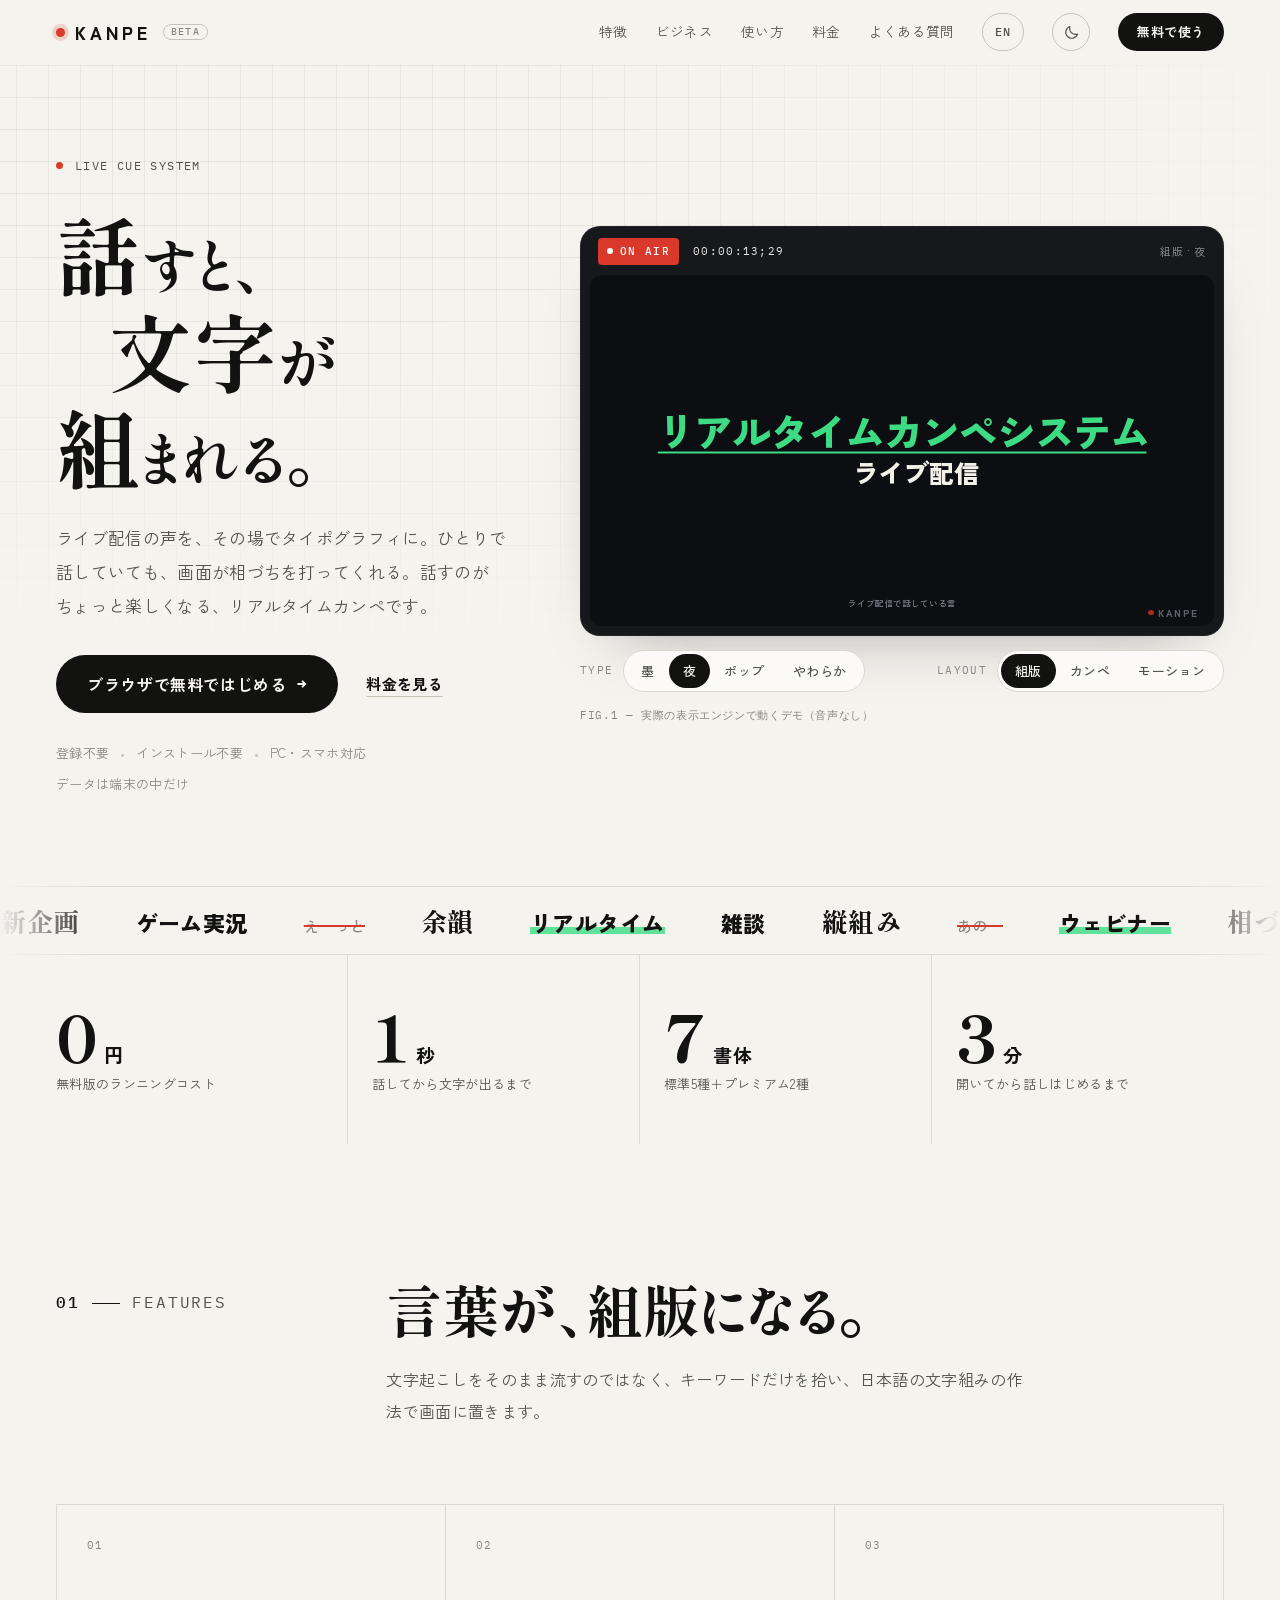
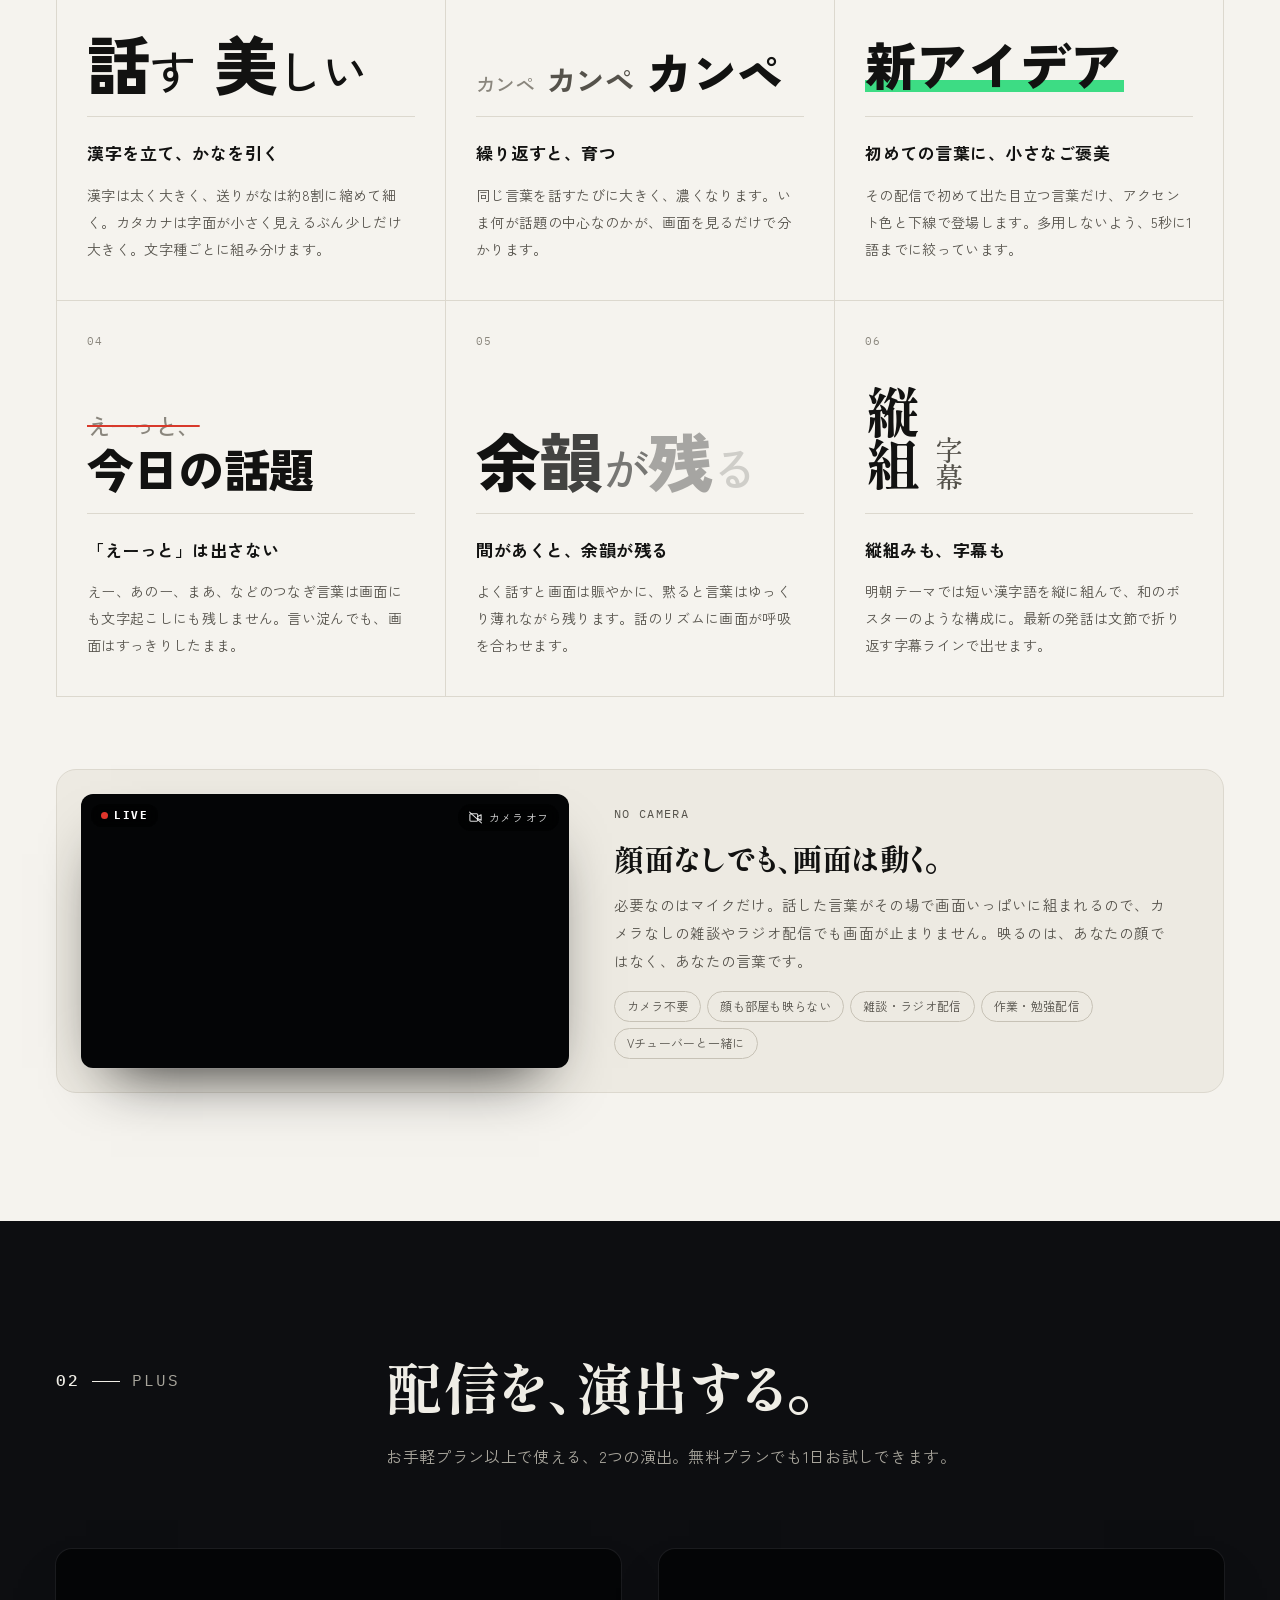
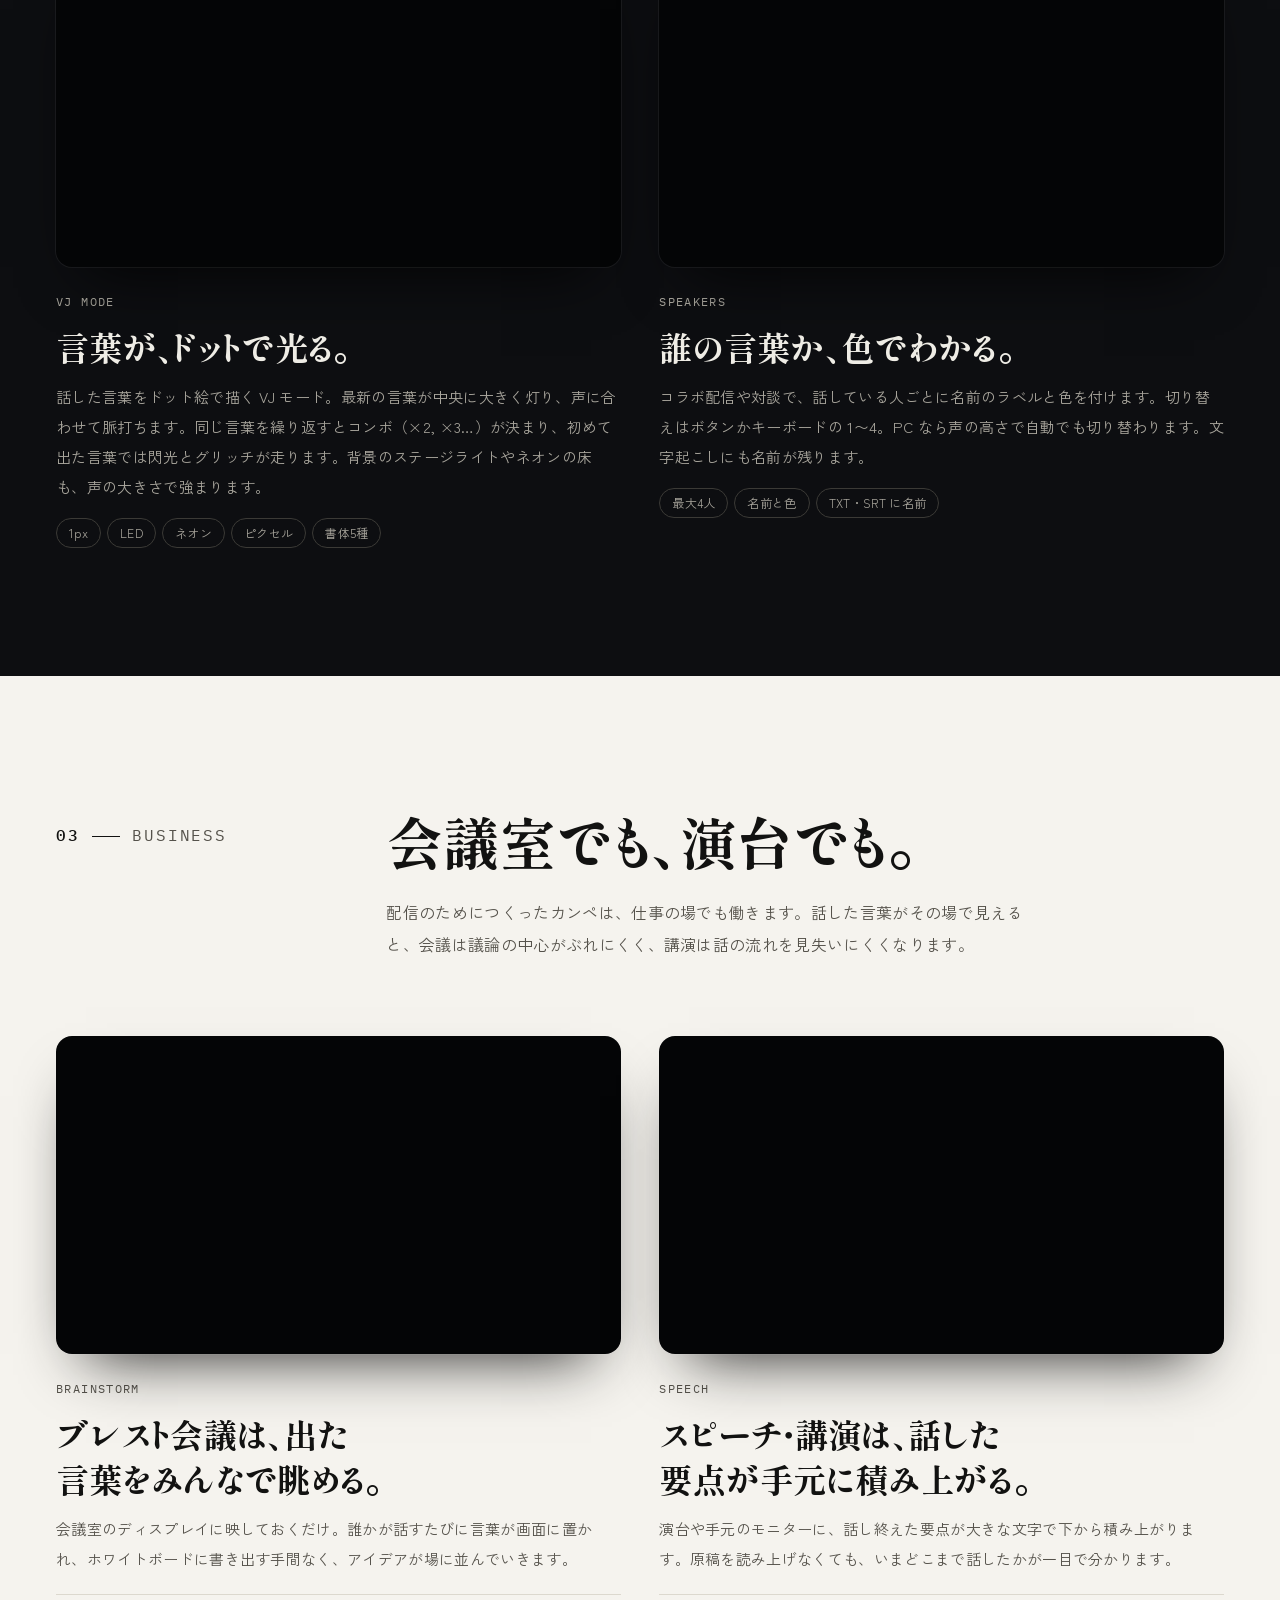
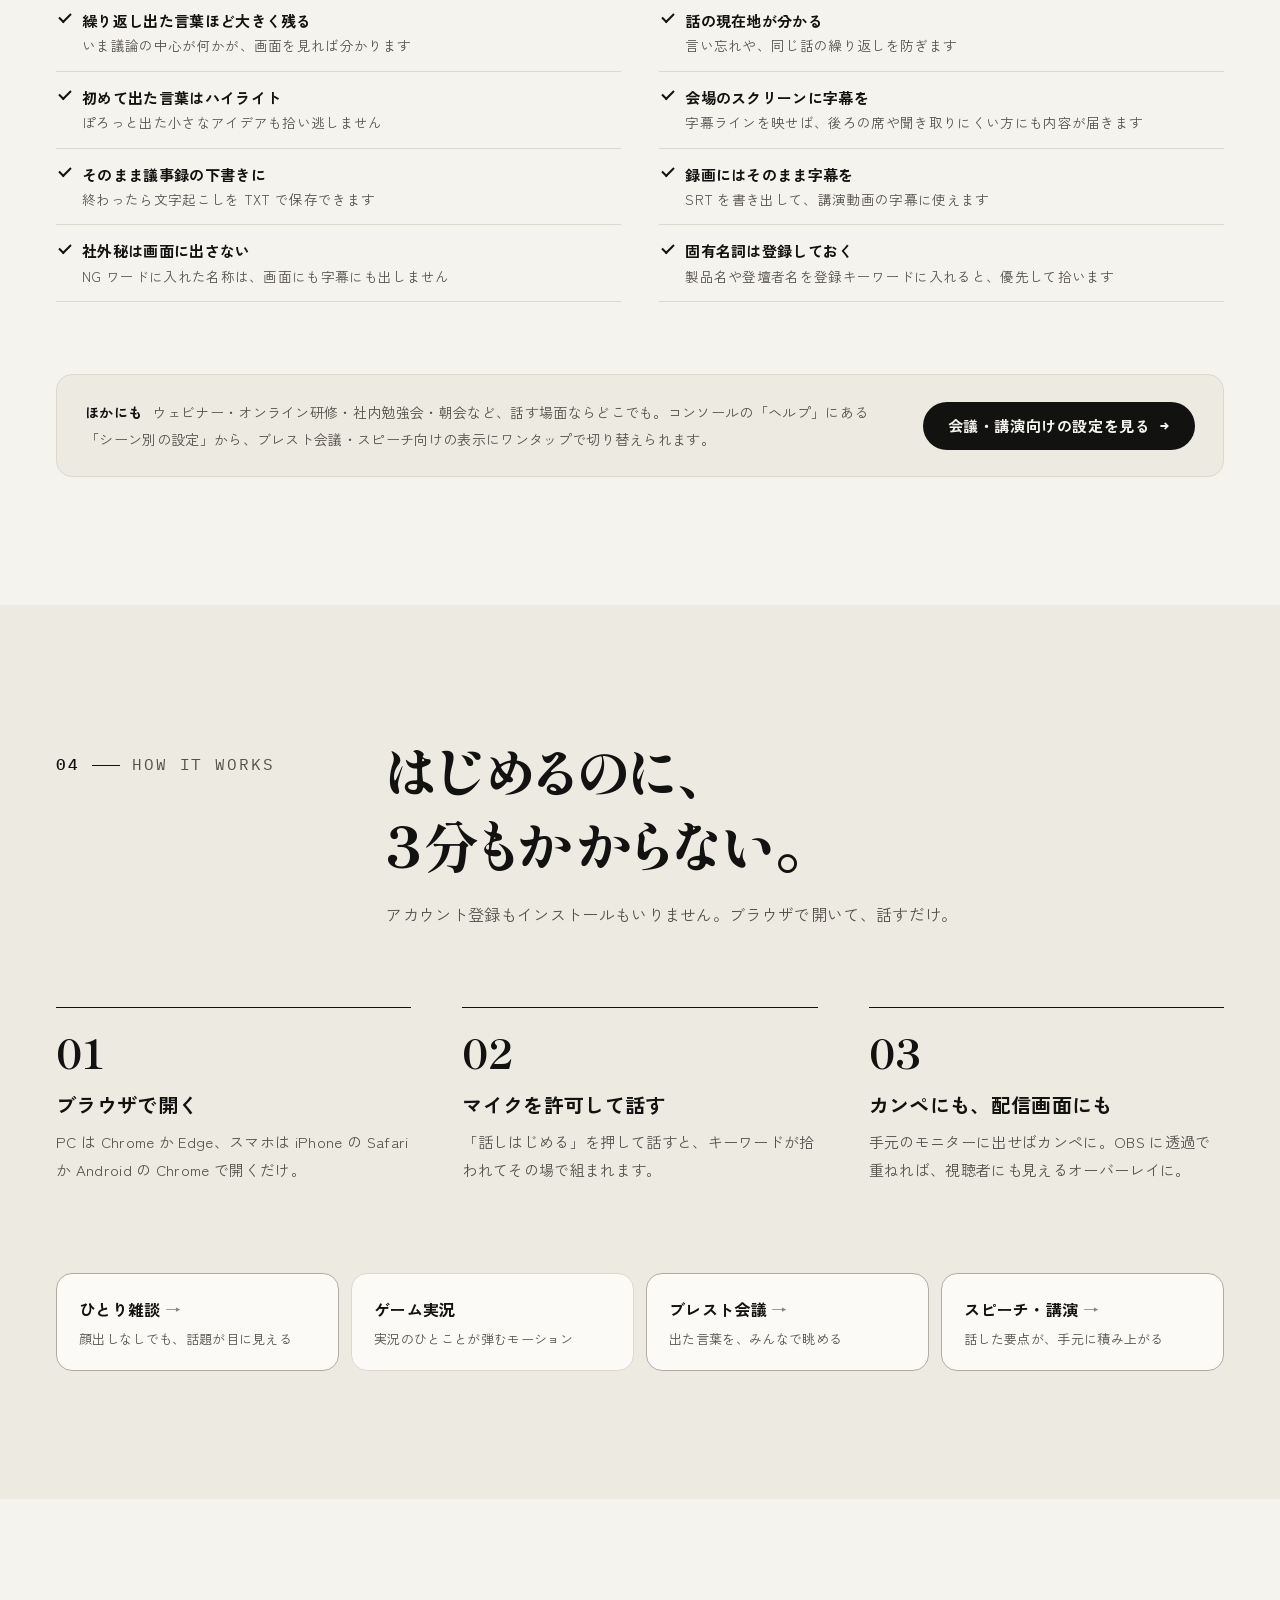
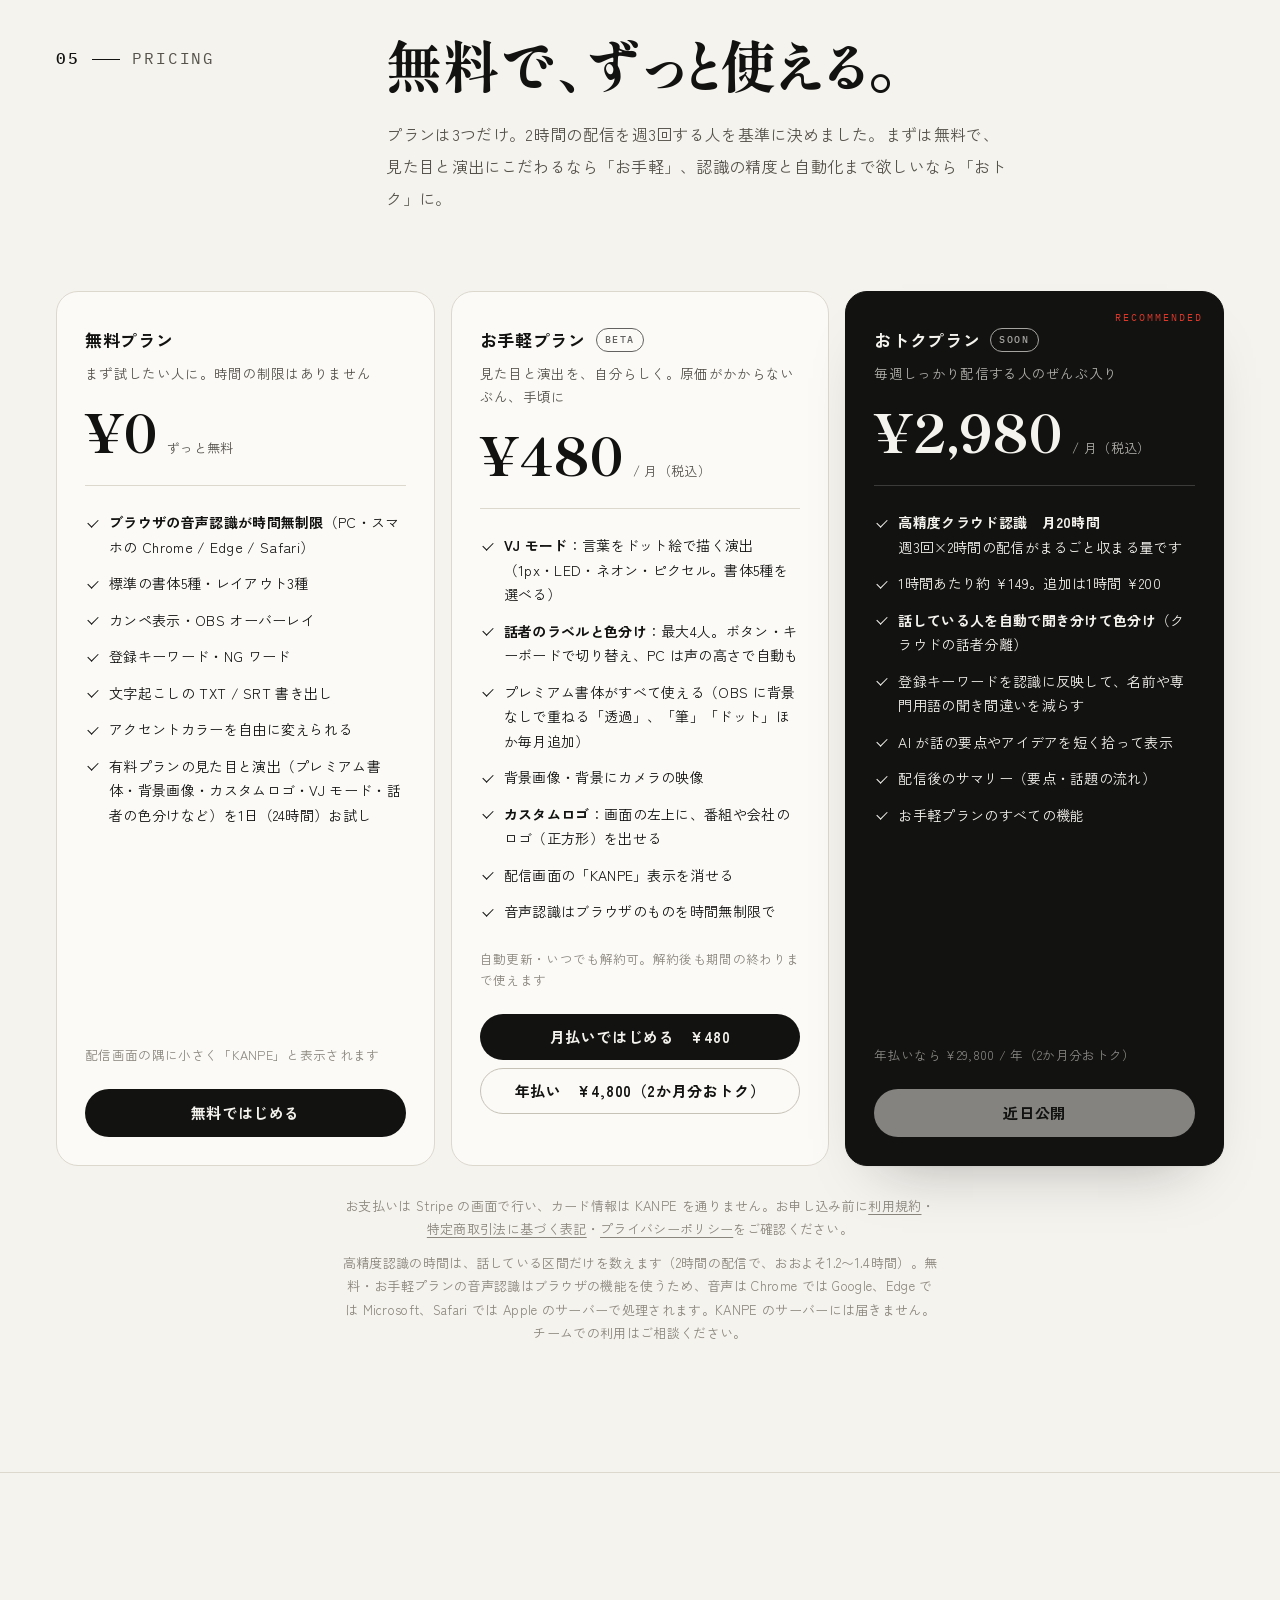
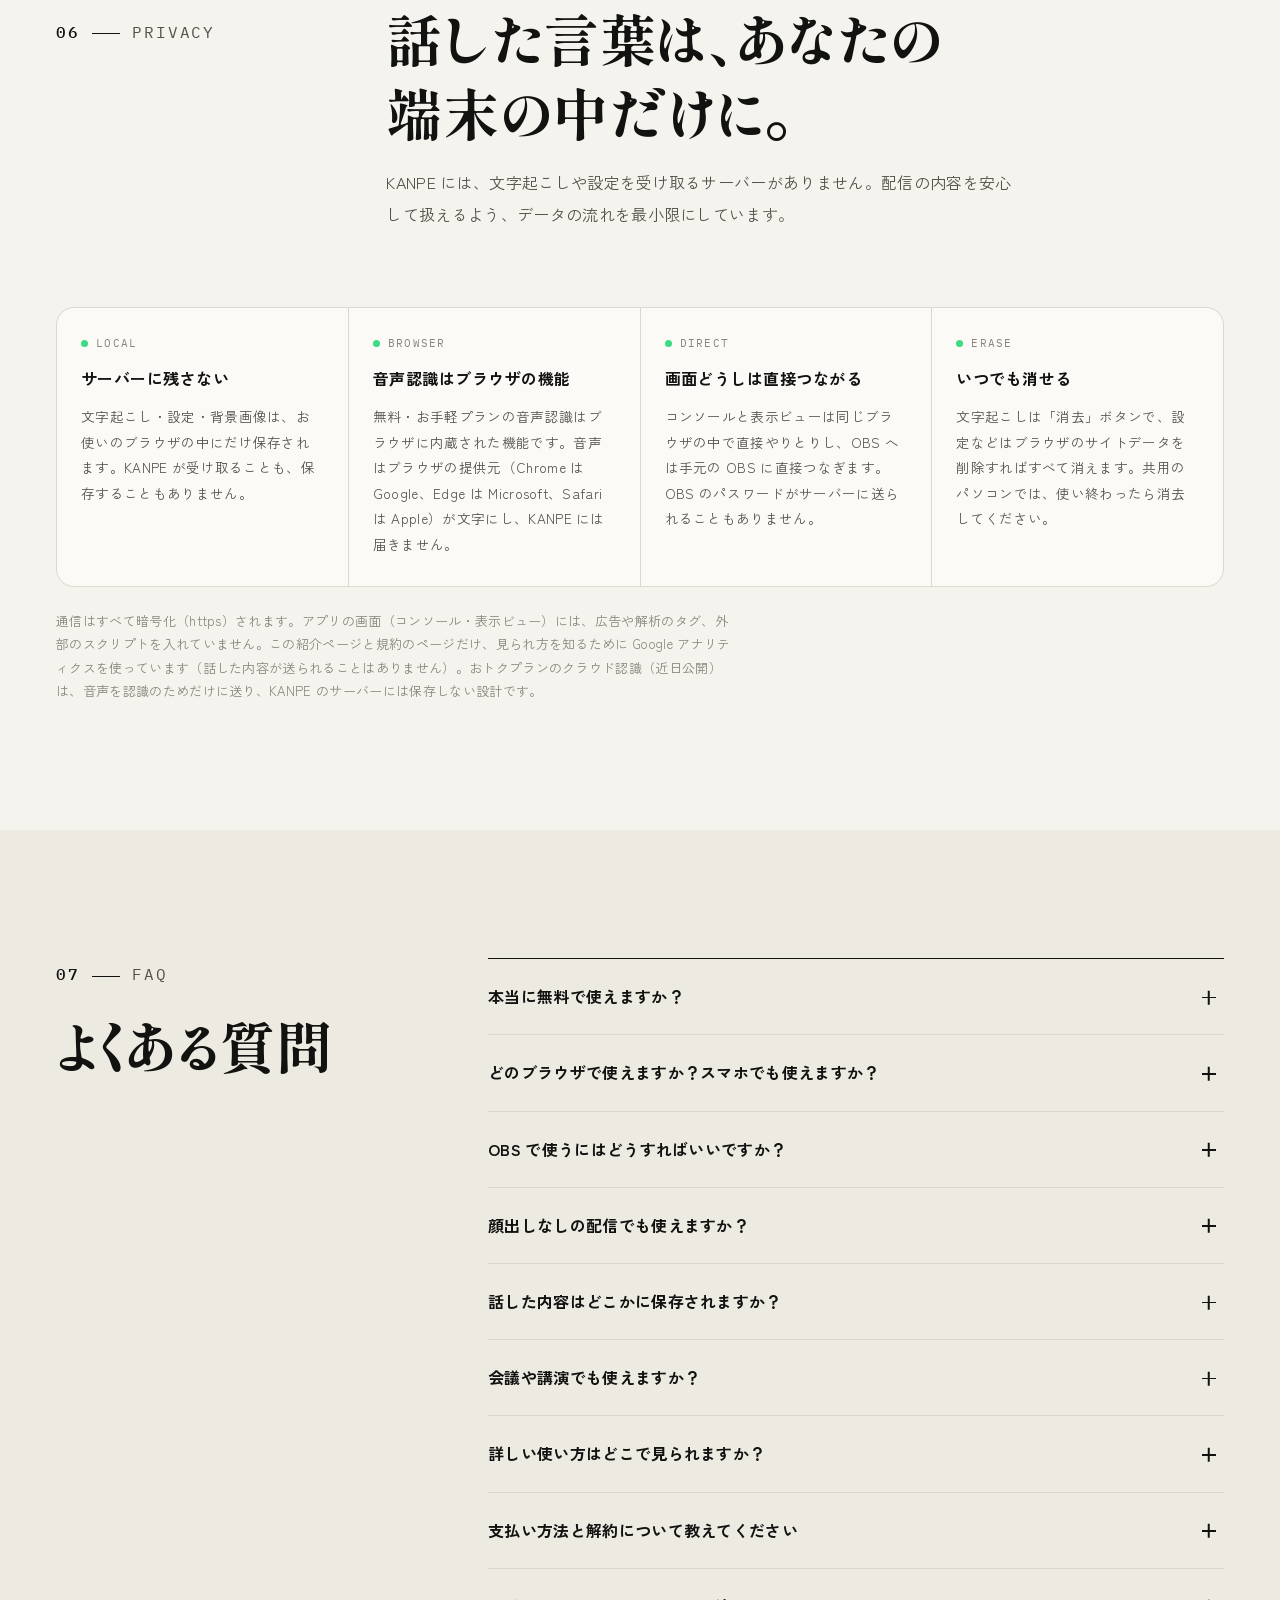
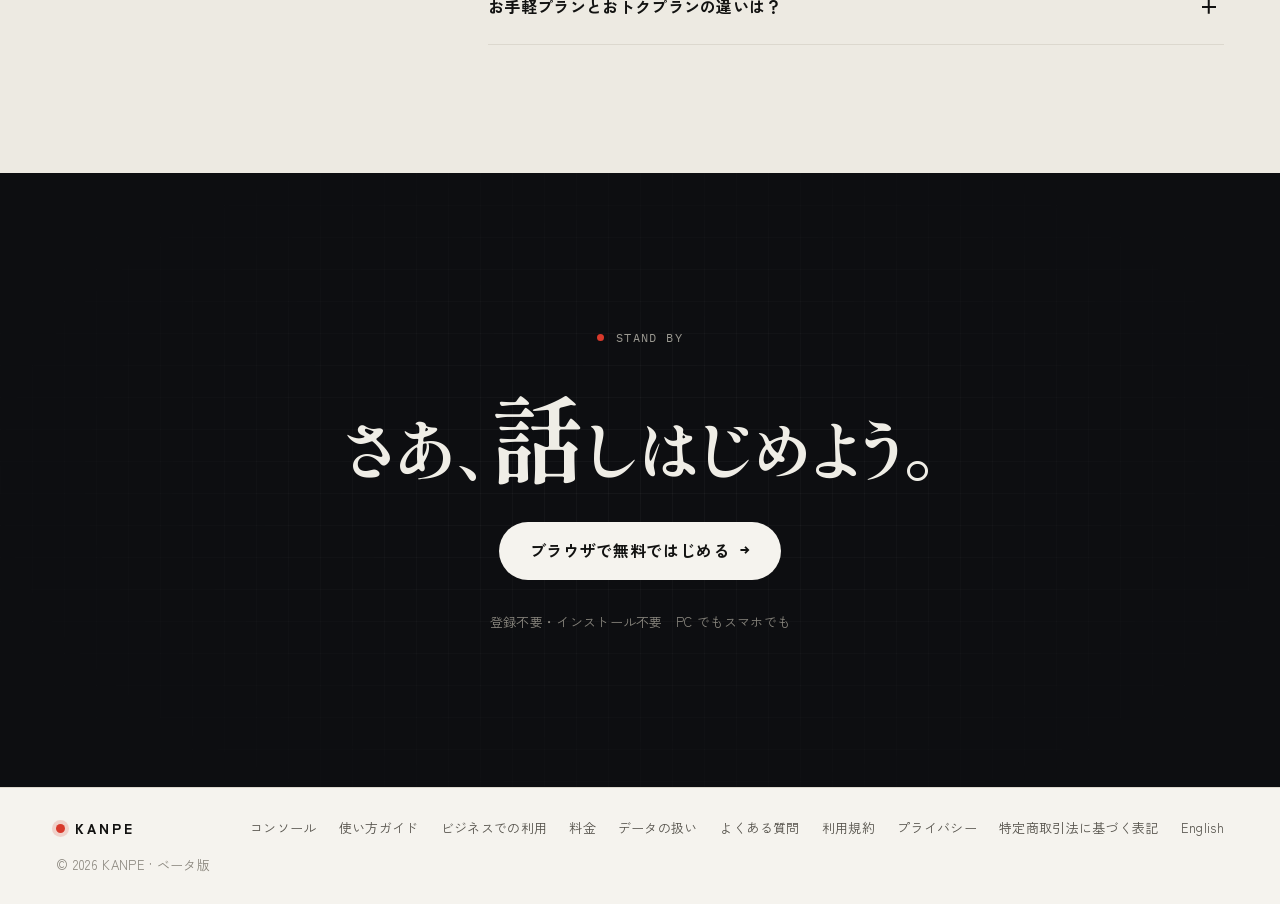
<file: index.html>
<!doctype html>
<html lang="ja">
<head>
<meta charset="utf-8">
<meta name="viewport" content="width=device-width, initial-scale=1, viewport-fit=cover">
<title>KANPE リアルタイムカンペ</title>
<meta name="description" content="ライブ配信で話した言葉を、その場で美しい日本語タイポグラフィに。顔出しなしの配信でも画面が動きます。ブラウザとマイクだけで無料ではじめられるリアルタイムカンペ。">
<link rel="canonical" href="https://kanpe.yoneken.xyz/">
<link rel="alternate" hreflang="ja" href="https://kanpe.yoneken.xyz/">
<link rel="alternate" hreflang="en" href="https://kanpe.yoneken.xyz/en/">
<link rel="alternate" hreflang="x-default" href="https://kanpe.yoneken.xyz/">
<meta property="og:type" content="website">
<meta property="og:site_name" content="KANPE">
<meta property="og:locale" content="ja_JP">
<meta property="og:url" content="https://kanpe.yoneken.xyz/">
<meta property="og:title" content="KANPE｜話すと、文字が組まれる。">
<meta property="og:description" content="ライブ配信の声を、その場で美しい日本語タイポグラフィに。ブラウザとマイクだけ、登録不要・無料ではじめられるリアルタイムカンペ。PC・スマホ対応。">
<meta property="og:image" content="https://kanpe.yoneken.xyz/assets/og.png?v=2">
<meta property="og:image:type" content="image/png">
<meta property="og:image:width" content="1200">
<meta property="og:image:height" content="630">
<meta property="og:image:alt" content="KANPE｜話すと、文字が組まれる。ライブ配信の声をその場で日本語タイポグラフィにするリアルタイムカンペ">
<meta name="twitter:card" content="summary_large_image">
<meta name="twitter:title" content="KANPE｜話すと、文字が組まれる。">
<meta name="twitter:description" content="ライブ配信の声を、その場で美しい日本語タイポグラフィに。ブラウザとマイクだけ、登録不要・無料ではじめられるリアルタイムカンペ。PC・スマホ対応。">
<meta name="twitter:image" content="https://kanpe.yoneken.xyz/assets/og.png?v=2">
<meta name="twitter:image:alt" content="KANPE｜話すと、文字が組まれる。">
<link rel="icon" href="assets/icon.svg" type="image/svg+xml">
<link rel="icon" href="assets/favicon-32.png" sizes="32x32" type="image/png">
<link rel="apple-touch-icon" href="assets/apple-touch-icon.png">
<meta name="theme-color" content="#f5f3ee">
<link rel="preconnect" href="https://fonts.googleapis.com">
<link rel="preconnect" href="https://fonts.gstatic.com" crossorigin>
<link rel="stylesheet" href="https://fonts.googleapis.com/css2?family=Shippori+Mincho+B1:wght@500;700;800&family=Zen+Kaku+Gothic+New:wght@400;500;700;900&family=IBM+Plex+Mono:wght@400;500&display=swap">
<link rel="stylesheet" href="styles/lp.css?v=202610251717">
<script>document.documentElement.classList.add('js');</script>
<script>try{var t=localStorage.getItem('kanpe.ui');t=(t==='light'||t==='dark')?t:null;if(t)document.documentElement.dataset.theme=t;document.documentElement.dataset.mode=t||'light'}catch(e){}</script>
<script type="application/ld+json">{"@context":"https://schema.org","@graph":[{"@type":"WebSite","@id":"https://kanpe.yoneken.xyz/#website","url":"https://kanpe.yoneken.xyz/","name":"KANPE","alternateName":"KANPE リアルタイムカンペ","inLanguage":["ja","en"]},{"@type":"WebApplication","@id":"https://kanpe.yoneken.xyz/#app","name":"KANPE","url":"https://kanpe.yoneken.xyz/","description":"ライブ配信で話した言葉を、その場で日本語タイポグラフィにするリアルタイムカンペ。ブラウザとマイクだけで、登録不要・無料ではじめられます。","applicationCategory":"MultimediaApplication","operatingSystem":"Web browser","browserRequirements":"マイクと音声認識（Web Speech API）に対応したブラウザ（Chrome・Edge・Safari）","inLanguage":"ja","isAccessibleForFree":true,"image":"https://kanpe.yoneken.xyz/assets/og.png?v=2","isPartOf":{"@id":"https://kanpe.yoneken.xyz/#website"},"offers":[{"@type":"Offer","name":"無料プラン","price":"0","priceCurrency":"JPY","url":"https://kanpe.yoneken.xyz/#pricing"},{"@type":"Offer","name":"お手軽プラン（月払い）","price":"480","priceCurrency":"JPY","url":"https://kanpe.yoneken.xyz/#pricing","priceSpecification":{"@type":"UnitPriceSpecification","price":"480","priceCurrency":"JPY","billingDuration":"P1M","unitCode":"MON"}},{"@type":"Offer","name":"お手軽プラン（年払い）","price":"4800","priceCurrency":"JPY","url":"https://kanpe.yoneken.xyz/#pricing","priceSpecification":{"@type":"UnitPriceSpecification","price":"4800","priceCurrency":"JPY","billingDuration":"P1Y","unitCode":"ANN"}}]}]}</script>
</head>
<body id="top">
<header class="nav">
  <a class="logo" href="#top" aria-label="KANPE トップ"><span class="tally" aria-hidden="true"></span>KANPE<span class="beta mono">BETA</span></a>
  <nav class="links" id="siteMenu" aria-label="ページ内">
    <a href="#features">特徴</a>
    <a href="#business">ビジネス</a>
    <a href="#how">使い方</a>
    <a href="#pricing">料金</a>
    <a href="#faq">よくある質問</a>
    <div class="menu-extra">
      <a class="menu-row" href="en/" hreflang="en" lang="en" data-lang-switch><span class="mi" aria-hidden="true">EN</span>English</a>
      <button class="menu-row" type="button" data-mode-toggle><span class="mi" aria-hidden="true"><svg class="i-moon" viewBox="0 0 24 24" aria-hidden="true"><path d="M20.5 14.2A8.5 8.5 0 0 1 9.8 3.5a8.5 8.5 0 1 0 10.7 10.7z"/></svg><svg class="i-sun" viewBox="0 0 24 24" aria-hidden="true"><circle cx="12" cy="12" r="4.2"/><path d="M12 2.5v2.2M12 19.3v2.2M2.5 12h2.2M19.3 12h2.2M5.3 5.3l1.6 1.6M17.1 17.1l1.6 1.6M5.3 18.7l1.6-1.6M17.1 6.9l1.6-1.6"/></svg></span><span class="when-light">ダークモード</span><span class="when-dark">ライトモード</span></button>
    </div>
  </nav>
  <a class="lang-link" href="en/" hreflang="en" lang="en" data-lang-switch title="English version">EN</a>
  <button class="mode-btn" type="button" data-mode-toggle aria-label="表示モードを切り替える"><svg class="i-moon" viewBox="0 0 24 24" aria-hidden="true"><path d="M20.5 14.2A8.5 8.5 0 0 1 9.8 3.5a8.5 8.5 0 1 0 10.7 10.7z"/></svg><svg class="i-sun" viewBox="0 0 24 24" aria-hidden="true"><circle cx="12" cy="12" r="4.2"/><path d="M12 2.5v2.2M12 19.3v2.2M2.5 12h2.2M19.3 12h2.2M5.3 5.3l1.6 1.6M17.1 17.1l1.6 1.6M5.3 18.7l1.6-1.6M17.1 6.9l1.6-1.6"/></svg></button>
  <a class="btn btn-ink small" href="app.html?welcome=1">無料で使う</a>
  <button class="menu-btn" type="button" data-menu-btn aria-controls="siteMenu" aria-expanded="false" aria-label="メニュー"><svg viewBox="0 0 24 24" aria-hidden="true"><path class="b1" d="M4 7h16"/><path class="b2" d="M4 12h16"/><path class="b3" d="M4 17h16"/></svg></button>
</header>

<main>
  <!-- ============ ヒーロー ============ -->
  <section class="hero" id="hero" aria-labelledby="hero-title">
    <div class="hero-copy">
      <p class="label mono"><span class="rec" aria-hidden="true"></span>LIVE CUE SYSTEM</p>
      <h1 class="hero-title" id="hero-title">
        <span class="row">話<i>すと、</i></span>
        <span class="row r2">文字<i>が</i></span>
        <span class="row">組<i>まれる。</i></span>
      </h1>
      <p class="lede">ライブ配信の声を、その場でタイポグラフィに。ひとりで話していても、画面が相づちを打ってくれる。話すのがちょっと楽しくなる、リアルタイムカンペです。</p>
      <div class="cta-row" id="heroCta">
        <a class="btn btn-ink btn-lg" href="app.html?welcome=1">ブラウザで無料ではじめる<span class="arrow" aria-hidden="true">→</span></a>
        <a class="text-link" href="#pricing">料金を見る</a>
      </div>
      <ul class="facts" aria-label="はじめる前に">
        <li>登録不要</li>
        <li>インストール不要</li>
        <li>PC・スマホ対応</li>
        <li>データは端末の中だけ</li>
      </ul>
    </div>

    <figure class="monitor" aria-label="表示エンジンのライブデモ">
      <div class="bezel">
        <div class="monitor-bar mono">
          <span class="onair"><i aria-hidden="true"></i>ON AIR</span>
          <span id="tc" class="tc">00:00:00;00</span>
          <span id="monLabel" class="mon-label">組版 · 夜</span>
        </div>
        <div class="screen">
          <iframe id="demo" title="KANPE 表示デモ" src="display.html?demo=1&amp;ui=0&amp;theme=yoru&amp;layout=compose" loading="eager"></iframe>
        </div>
      </div>
      <div class="switch" role="group" aria-label="デモの見た目を切り替える">
        <div class="seg-wrap">
          <span class="seg-lbl mono">TYPE</span>
          <div class="seg" id="themeChips">
            <button type="button" data-theme-id="sumi">墨</button>
            <button type="button" data-theme-id="yoru" aria-pressed="true">夜</button>
            <button type="button" data-theme-id="pop">ポップ</button>
            <button type="button" data-theme-id="yawaraka">やわらか</button>
          </div>
        </div>
        <div class="seg-wrap">
          <span class="seg-lbl mono">LAYOUT</span>
          <div class="seg" id="layoutChips">
            <button type="button" data-layout-id="compose" aria-pressed="true">組版</button>
            <button type="button" data-layout-id="kanpe">カンペ</button>
            <button type="button" data-layout-id="motion">モーション</button>
          </div>
        </div>
      </div>
      <figcaption class="fig mono">FIG.1 — 実際の表示エンジンで動くデモ（音声なし）</figcaption>
    </figure>
    <p class="hero-side" aria-hidden="true">声を、その場で組む。</p>
  </section>

  <!-- ============ 言葉の帯 ============ -->
  <div class="stream" aria-hidden="true">
    <div class="stream-track">
      <span class="m">新企画</span><span>ゲーム実況</span><span class="s">えーっと</span><span class="m">余韻</span><span class="b">リアルタイム</span><span>雑談</span><span class="m">縦組み</span><span class="s">あのー</span><span class="b">ウェビナー</span><span class="m">相づち</span><span>テロップ</span><span class="m">文字組み</span>
      <span class="m">新企画</span><span>ゲーム実況</span><span class="s">えーっと</span><span class="m">余韻</span><span class="b">リアルタイム</span><span>雑談</span><span class="m">縦組み</span><span class="s">あのー</span><span class="b">ウェビナー</span><span class="m">相づち</span><span>テロップ</span><span class="m">文字組み</span>
    </div>
  </div>

  <!-- ============ 数字 ============ -->
  <section class="stats" aria-label="数字で見る KANPE">
    <div class="stat reveal"><b>0<small>円</small></b><span>無料版のランニングコスト</span></div>
    <div class="stat reveal"><b>1<small>秒</small></b><span>話してから文字が出るまで</span></div>
    <div class="stat reveal"><b>7<small>書体</small></b><span>標準5種＋プレミアム2種</span></div>
    <div class="stat reveal"><b>3<small>分</small></b><span>開いてから話しはじめるまで</span></div>
  </section>

  <!-- ============ 特徴 ============ -->
  <section class="section" id="features" aria-labelledby="features-title">
    <header class="section-head reveal">
      <p class="label mono"><span class="no">01</span>FEATURES</p>
      <div>
        <h2 id="features-title">言葉が、<wbr>組版になる。</h2>
        <p>文字起こしをそのまま流すのではなく、キーワードだけを拾い、日本語の文字組みの作法で画面に置きます。</p>
      </div>
    </header>

    <div class="specimens" id="specimens">
      <article class="spec reveal">
        <span class="spec-no mono">01</span>
        <div class="spec-art" aria-hidden="true">
          <span class="sp-word"><span class="k">話</span><span class="h">す</span></span>
          <span class="sp-word"><span class="k">美</span><span class="h">しい</span></span>
        </div>
        <h3>漢字を立て、かなを引く</h3>
        <p>漢字は太く大きく、送りがなは約8割に縮めて細く。カタカナは字面が小さく見えるぶん少しだけ大きく。文字種ごとに組み分けます。</p>
      </article>

      <article class="spec reveal">
        <span class="spec-no mono">02</span>
        <div class="spec-art grow" aria-hidden="true">
          <span>カンペ</span><span>カンペ</span><span>カンペ</span>
        </div>
        <h3>繰り返すと、育つ</h3>
        <p>同じ言葉を話すたびに大きく、濃くなります。いま何が話題の中心なのかが、画面を見るだけで分かります。</p>
      </article>

      <article class="spec reveal">
        <span class="spec-no mono">03</span>
        <div class="spec-art" aria-hidden="true">
          <span class="sp-new">新アイデア</span>
        </div>
        <h3>初めての言葉に、小さなご褒美</h3>
        <p>その配信で初めて出た目立つ言葉だけ、アクセント色と下線で登場します。多用しないよう、5秒に1語までに絞っています。</p>
      </article>

      <article class="spec reveal">
        <span class="spec-no mono">04</span>
        <div class="spec-art filler" aria-hidden="true">
          <s>えーっと、</s><span>今日の話題</span>
        </div>
        <h3>「えーっと」は出さない</h3>
        <p>えー、あのー、まあ、などのつなぎ言葉は画面にも文字起こしにも残しません。言い淀んでも、画面はすっきりしたまま。</p>
      </article>

      <article class="spec reveal">
        <span class="spec-no mono">05</span>
        <div class="spec-art fade" aria-hidden="true">
          <span>余</span><span>韻</span><span>が</span><span>残</span><span>る</span>
        </div>
        <h3>間があくと、余韻が残る</h3>
        <p>よく話すと画面は賑やかに、黙ると言葉はゆっくり薄れながら残ります。話のリズムに画面が呼吸を合わせます。</p>
      </article>

      <article class="spec reveal">
        <span class="spec-no mono">06</span>
        <div class="spec-art vert" aria-hidden="true">
          <span class="v">縦組</span><span class="v small">字幕</span>
        </div>
        <h3>縦組みも、字幕も</h3>
        <p>明朝テーマでは短い漢字語を縦に組んで、和のポスターのような構成に。最新の発話は文節で折り返す字幕ラインで出せます。</p>
      </article>
    </div>
    <p class="swipe-hint mono" aria-hidden="true"><span id="specCount">01 / 06</span><span>スワイプで次へ →</span></p>

    <!-- 顔出しなしの配信（特徴の中のコンパクトな帯） -->
    <aside class="nf-band reveal" id="noface" aria-labelledby="noface-title">
      <div class="show-screen nf-screen">
        <iframe data-src="display.html?demo=1&amp;ui=0&amp;layout=compose&amp;theme=yoru&amp;script=talk&amp;cap=1" title="顔出しなしの雑談配信のデモ" tabindex="-1"></iframe>
        <span class="nf-live mono" aria-hidden="true"><i></i>LIVE</span>
        <span class="nf-cam" aria-hidden="true"><svg viewBox="0 0 24 24" aria-hidden="true"><path d="M3 7.5A1.5 1.5 0 0 1 4.5 6H14a1.5 1.5 0 0 1 1.5 1.5v9A1.5 1.5 0 0 1 14 18H4.5A1.5 1.5 0 0 1 3 16.5z"/><path d="M15.5 10.5 21 7.5v9l-5.5-3"/><path d="M2.5 3.5l19 17"/></svg>カメラ オフ</span>
      </div>
      <div class="nf-copy">
        <p class="label mono">NO CAMERA</p>
        <h3 id="noface-title">顔面なしでも、<wbr>画面は動く。</h3>
        <p>必要なのはマイクだけ。話した言葉がその場で画面いっぱいに組まれるので、カメラなしの雑談やラジオ配信でも画面が止まりません。映るのは、あなたの顔ではなく、あなたの言葉です。</p>
        <ul class="chips-row" aria-label="こんな配信に"><li>カメラ不要</li><li>顔も部屋も映らない</li><li>雑談・ラジオ配信</li><li>作業・勉強配信</li><li>Vチューバーと一緒に</li></ul>
      </div>
    </aside>
  </section>

  <!-- ============ 有料プランの演出 ============ -->
  <section class="section dark" id="plus" aria-labelledby="plus-title">
    <div class="inner">
      <header class="section-head reveal">
        <p class="label mono"><span class="no">02</span>PLUS</p>
        <div>
          <h2 id="plus-title">配信を、<wbr>演出する。</h2>
          <p>お手軽プラン以上で使える、2つの演出。無料プランでも1日お試しできます。</p>
        </div>
      </header>
      <div class="showcase">
        <article class="show reveal">
          <div class="show-screen"><iframe data-src="display.html?demo=1&amp;ui=0&amp;layout=vj&amp;vj=led&amp;vjfont=gothic&amp;fx=high" title="VJ モードのデモ" tabindex="-1"></iframe></div>
          <div class="show-copy">
            <p class="label mono">VJ MODE</p>
            <h3>言葉が、<wbr>ドットで光る。</h3>
            <p>話した言葉をドット絵で描く VJ モード。最新の言葉が中央に大きく灯り、声に合わせて脈打ちます。同じ言葉を繰り返すとコンボ（×2, ×3…）が決まり、初めて出た言葉では閃光とグリッチが走ります。背景のステージライトやネオンの床も、声の大きさで強まります。</p>
            <ul class="chips-row" aria-label="スタイル"><li>1px</li><li>LED</li><li>ネオン</li><li>ピクセル</li><li>書体5種</li></ul>
          </div>
        </article>
        <article class="show reveal">
          <div class="show-screen"><iframe data-src="display.html?demo=1&amp;ui=0&amp;layout=compose&amp;theme=yoru&amp;sp=1" title="話者の色分けのデモ" tabindex="-1"></iframe></div>
          <div class="show-copy">
            <p class="label mono">SPEAKERS</p>
            <h3>誰の言葉か、<wbr>色でわかる。</h3>
            <p>コラボ配信や対談で、話している人ごとに名前のラベルと色を付けます。切り替えはボタンかキーボードの 1〜4。PC なら声の高さで自動でも切り替わります。文字起こしにも名前が残ります。</p>
            <ul class="chips-row" aria-label="できること"><li>最大4人</li><li>名前と色</li><li>TXT・SRT に名前</li></ul>
          </div>
        </article>
      </div>
    </div>
  </section>

  <!-- ============ ビジネスでの利用 ============ -->
  <section class="section" id="business" aria-labelledby="business-title">
    <header class="section-head reveal">
      <p class="label mono"><span class="no">03</span>BUSINESS</p>
      <div>
        <h2 id="business-title">会議室でも、<wbr>演台でも。</h2>
        <p>配信のためにつくったカンペは、仕事の場でも働きます。話した言葉がその場で見えると、会議は議論の中心がぶれにくく、講演は話の流れを見失いにくくなります。</p>
      </div>
    </header>
    <div class="showcase">
      <article class="show reveal">
        <div class="show-screen"><iframe data-src="display.html?demo=1&amp;ui=0&amp;layout=compose&amp;theme=sumi&amp;script=meeting&amp;ttl=30&amp;vert=0&amp;cap=0" title="ブレスト会議のデモ" tabindex="-1"></iframe></div>
        <div class="show-copy">
          <p class="label mono">BRAINSTORM</p>
          <h3>ブレスト会議は、<wbr>出た言葉をみんなで眺める。</h3>
          <p>会議室のディスプレイに映しておくだけ。誰かが話すたびに言葉が画面に置かれ、ホワイトボードに書き出す手間なく、アイデアが場に並んでいきます。</p>
          <ul class="biz-points">
            <li><b>繰り返し出た言葉ほど大きく残る</b>いま議論の中心が何かが、画面を見れば分かります</li>
            <li><b>初めて出た言葉はハイライト</b>ぽろっと出た小さなアイデアも拾い逃しません</li>
            <li><b>そのまま議事録の下書きに</b>終わったら文字起こしを TXT で保存できます</li>
            <li><b>社外秘は画面に出さない</b>NG ワードに入れた名称は、画面にも字幕にも出しません</li>
          </ul>
        </div>
      </article>
      <article class="show reveal">
        <div class="show-screen"><iframe data-src="display.html?demo=1&amp;ui=0&amp;layout=kanpe&amp;theme=yoru&amp;script=speech&amp;cap=1&amp;size=52&amp;max=8&amp;ttl=20" title="スピーチ・講演のデモ" tabindex="-1"></iframe></div>
        <div class="show-copy">
          <p class="label mono">SPEECH</p>
          <h3>スピーチ・講演は、<wbr>話した要点が手元に積み上がる。</h3>
          <p>演台や手元のモニターに、話し終えた要点が大きな文字で下から積み上がります。原稿を読み上げなくても、いまどこまで話したかが一目で分かります。</p>
          <ul class="biz-points">
            <li><b>話の現在地が分かる</b>言い忘れや、同じ話の繰り返しを防ぎます</li>
            <li><b>会場のスクリーンに字幕を</b>字幕ラインを映せば、後ろの席や聞き取りにくい方にも内容が届きます</li>
            <li><b>録画にはそのまま字幕を</b>SRT を書き出して、講演動画の字幕に使えます</li>
            <li><b>固有名詞は登録しておく</b>製品名や登壇者名を登録キーワードに入れると、優先して拾います</li>
          </ul>
        </div>
      </article>
    </div>
    <div class="biz-foot reveal">
      <p><b>ほかにも</b>ウェビナー・オンライン研修・社内勉強会・朝会など、話す場面ならどこでも。コンソールの「ヘルプ」にある「シーン別の設定」から、ブレスト会議・スピーチ向けの表示にワンタップで切り替えられます。</p>
      <a class="btn btn-ink" href="app.html#help-scenes">会議・講演向けの設定を見る<span class="arrow" aria-hidden="true">→</span></a>
    </div>
  </section>

  <!-- ============ 使い方 ============ -->
  <section class="section tint" id="how" aria-labelledby="how-title">
    <div class="inner">
      <header class="section-head reveal">
        <p class="label mono"><span class="no">04</span>HOW IT WORKS</p>
        <div>
          <h2 id="how-title">はじめるのに、<wbr>3分もかからない。</h2>
          <p>アカウント登録もインストールもいりません。ブラウザで開いて、話すだけ。</p>
        </div>
      </header>
      <ol class="steps">
        <li class="reveal">
          <span class="num" aria-hidden="true">01</span>
          <div>
            <h3>ブラウザで開く</h3>
            <p>PC は Chrome か Edge、スマホは iPhone の Safari か Android の Chrome で開くだけ。</p>
          </div>
        </li>
        <li class="reveal">
          <span class="num" aria-hidden="true">02</span>
          <div>
            <h3>マイクを許可して話す</h3>
            <p>「話しはじめる」を押して話すと、キーワードが拾われてその場で組まれます。</p>
          </div>
        </li>
        <li class="reveal">
          <span class="num" aria-hidden="true">03</span>
          <div>
            <h3>カンペにも、配信画面にも</h3>
            <p>手元のモニターに出せばカンペに。OBS に透過で重ねれば、視聴者にも見えるオーバーレイに。</p>
          </div>
        </li>
      </ol>
      <ul class="uses" aria-label="こんな場面で">
        <li class="reveal link"><a href="#noface"><b>ひとり雑談</b><span>顔出しなしでも、話題が目に見える</span></a></li>
        <li class="reveal"><b>ゲーム実況</b><span>実況のひとことが弾むモーション</span></li>
        <li class="reveal link"><a href="#business"><b>ブレスト会議</b><span>出た言葉を、みんなで眺める</span></a></li>
        <li class="reveal link"><a href="#business"><b>スピーチ・講演</b><span>話した要点が、手元に積み上がる</span></a></li>
      </ul>
    </div>
  </section>

  <!-- ============ 料金 ============ -->
  <section class="section" id="pricing" aria-labelledby="pricing-title">
    <header class="section-head reveal">
      <p class="label mono"><span class="no">05</span>PRICING</p>
      <div>
        <h2 id="pricing-title">無料で、<wbr>ずっと使える。</h2>
        <p>プランは3つだけ。2時間の配信を週3回する人を基準に決めました。まずは無料で、見た目と演出にこだわるなら「お手軽」、認識の精度と自動化まで欲しいなら「おトク」に。</p>
      </div>
    </header>

    <div class="plan-tabs" role="tablist" aria-label="プランを選ぶ" id="planTabs">
      <button type="button" role="tab" aria-selected="true" data-plan="0"><span>無料</span><b>¥0</b></button>
      <button type="button" role="tab" aria-selected="false" data-plan="1"><span>お手軽</span><b>¥480</b></button>
      <button type="button" role="tab" aria-selected="false" data-plan="2"><span>おトク</span><b>¥2,980</b></button>
    </div>
    <div class="plans" id="plans" data-show="0">
      <article class="plan reveal">
        <header>
          <h3>無料プラン</h3>
          <p class="plan-for">まず試したい人に。時間の制限はありません</p>
          <p class="price"><b>¥0</b><span>ずっと無料</span></p>
        </header>
        <ul>
          <li><b>ブラウザの音声認識が時間無制限</b>（PC・スマホの Chrome / Edge / Safari）</li>
          <li>標準の書体5種・レイアウト3種</li>
          <li>カンペ表示・OBS オーバーレイ</li>
          <li>登録キーワード・NG ワード</li>
          <li>文字起こしの TXT / SRT 書き出し</li>
          <li>アクセントカラーを自由に変えられる</li>
          <li>有料プランの見た目と演出（プレミアム書体・背景画像・カスタムロゴ・VJ モード・話者の色分けなど）を1日（24時間）お試し</li>
        </ul>
        <p class="plan-note">配信画面の隅に小さく「KANPE」と表示されます</p>
        <a class="btn btn-ink block" href="app.html?welcome=1">無料ではじめる</a>
      </article>

      <article class="plan reveal">
        <header>
          <h3>お手軽プラン <span class="badge mono">BETA</span></h3>
          <p class="plan-for">見た目と演出を、自分らしく。原価がかからないぶん、手頃に</p>
          <p class="price"><b>¥480</b><span>/ 月（税込）</span></p>
        </header>
        <ul>
          <li><b>VJ モード</b>：言葉をドット絵で描く演出（1px・LED・ネオン・ピクセル。書体5種を選べる）</li>
          <li><b>話者のラベルと色分け</b>：最大4人。ボタン・キーボードで切り替え、PC は声の高さで自動も</li>
          <li>プレミアム書体がすべて使える（OBS に背景なしで重ねる「透過」、「筆」「ドット」ほか毎月追加）</li>
          <li>背景画像・背景にカメラの映像</li>
          <li><b>カスタムロゴ</b>：画面の左上に、番組や会社のロゴ（正方形）を出せる</li>
          <li>配信画面の「KANPE」表示を消せる</li>
          <li>音声認識はブラウザのものを時間無制限で</li>
        </ul>
        <p class="plan-note">自動更新・いつでも解約可。解約後も期間の終わりまで使えます</p>
        <div class="buy">
          <button class="btn btn-ink block" type="button" data-checkout="plus" data-interval="month">月払いではじめる　¥480</button>
          <button class="btn btn-line block" type="button" data-checkout="plus" data-interval="year">年払い　¥4,800（2か月分おトク）</button>
          <p class="buy-msg" aria-live="polite"></p>
        </div>
      </article>

      <article class="plan pro reveal">
        <p class="ribbon mono">RECOMMENDED</p>
        <header>
          <h3>おトクプラン <span class="badge mono">SOON</span></h3>
          <p class="plan-for">毎週しっかり配信する人のぜんぶ入り</p>
          <p class="price"><b>¥2,980</b><span>/ 月（税込）</span></p>
        </header>
        <ul>
          <li><b>高精度クラウド認識　月20時間</b><br>週3回×2時間の配信がまるごと収まる量です</li>
          <li>1時間あたり約 ¥149。追加は1時間 ¥200</li>
          <li><b>話している人を自動で聞き分けて色分け</b>（クラウドの話者分離）</li>
          <li>登録キーワードを認識に反映して、名前や専門用語の聞き間違いを減らす</li>
          <li>AI が話の要点やアイデアを短く拾って表示</li>
          <li>配信後のサマリー（要点・話題の流れ）</li>
          <li>お手軽プランのすべての機能</li>
        </ul>
        <p class="plan-note">年払いなら ¥29,800 / 年（2か月分おトク）</p>
        <button class="btn btn-invert block" type="button" disabled>近日公開</button>
      </article>
    </div>
    <p class="fine center legal-links">お支払いは Stripe の画面で行い、カード情報は KANPE を通りません。お申し込み前に<a href="legal/terms.html">利用規約</a>・<a href="legal/tokushoho.html">特定商取引法に基づく表記</a>・<a href="legal/privacy.html">プライバシーポリシー</a>をご確認ください。</p>
    <p class="fine center">高精度認識の時間は、話している区間だけを数えます（2時間の配信で、おおよそ1.2〜1.4時間）。無料・お手軽プランの音声認識はブラウザの機能を使うため、音声は Chrome では Google、Edge では Microsoft、Safari では Apple のサーバーで処理されます。KANPE のサーバーには届きません。チームでの利用はご相談ください。</p>
  </section>

  <!-- ============ データとセキュリティ ============ -->
  <section class="section privacy" id="privacy" aria-labelledby="privacy-title">
    <header class="section-head reveal">
      <p class="label mono"><span class="no">06</span>PRIVACY</p>
      <div>
        <h2 id="privacy-title">話した言葉は、<wbr>あなたの端末の中だけに。</h2>
        <p>KANPE には、文字起こしや設定を受け取るサーバーがありません。配信の内容を安心して扱えるよう、データの流れを最小限にしています。</p>
      </div>
    </header>
    <ul class="privacy-grid">
      <li class="reveal"><span class="mono">LOCAL</span><b>サーバーに残さない</b><p>文字起こし・設定・背景画像は、お使いのブラウザの中にだけ保存されます。KANPE が受け取ることも、保存することもありません。</p></li>
      <li class="reveal"><span class="mono">BROWSER</span><b>音声認識はブラウザの機能</b><p>無料・お手軽プランの音声認識はブラウザに内蔵された機能です。音声はブラウザの提供元（Chrome は Google、Edge は Microsoft、Safari は Apple）が文字にし、KANPE には届きません。</p></li>
      <li class="reveal"><span class="mono">DIRECT</span><b>画面どうしは直接つながる</b><p>コンソールと表示ビューは同じブラウザの中で直接やりとりし、OBS へは手元の OBS に直接つなぎます。OBS のパスワードがサーバーに送られることもありません。</p></li>
      <li class="reveal"><span class="mono">ERASE</span><b>いつでも消せる</b><p>文字起こしは「消去」ボタンで、設定などはブラウザのサイトデータを削除すればすべて消えます。共用のパソコンでは、使い終わったら消去してください。</p></li>
    </ul>
    <p class="fine privacy-note">通信はすべて暗号化（https）されます。アプリの画面（コンソール・表示ビュー）には、広告や解析のタグ、外部のスクリプトを入れていません。この紹介ページと規約のページだけ、見られ方を知るために Google アナリティクスを使っています（話した内容が送られることはありません）。おトクプランのクラウド認識（近日公開）は、音声を認識のためだけに送り、KANPE のサーバーには保存しない設計です。</p>
  </section>

  <!-- ============ FAQ ============ -->
  <section class="section tint" id="faq" aria-labelledby="faq-title">
    <div class="inner faq-grid">
      <header class="section-head reveal">
        <p class="label mono"><span class="no">07</span>FAQ</p>
        <div>
          <h2 id="faq-title">よくある質問</h2>
        </div>
      </header>
      <div class="faq">
        <details>
          <summary>本当に無料で使えますか？</summary>
          <p>はい。無料版はブラウザに内蔵された音声認識とブラウザ内のキーワード抽出だけで動くため、利用料はかかりません。時間制限もありません。</p>
        </details>
        <details>
          <summary>どのブラウザで使えますか？スマホでも使えますか？</summary>
          <p>PC は Chrome と Edge、スマホは Android の Chrome と iPhone の Safari で音声入力が使えます。マイクの使用を許可してください。iPhone では「設定」で Siri（または音声入力）をオンにしておく必要があります。LINE や X などのアプリ内ブラウザでは使えないので、Safari か Chrome で開き直してください。表示ビューだけなら、OBS のブラウザソースを含めほとんどのブラウザで動きます。</p>
        </details>
        <details>
          <summary>OBS で使うにはどうすればいいですか？</summary>
          <p>認識は Chrome のコンソール画面で行い、結果を OBS に送ります。OBS の WebSocket サーバー機能（OBS 28 以降に標準搭載）を使えば透過で重ねられます。かんたんに試すなら、表示ビューの窓を OBS のウィンドウキャプチャで取り込む方法もあります。</p>
        </details>
        <details>
          <summary>顔出しなしの配信でも使えますか？</summary>
          <p>はい、おすすめの使い方のひとつです。KANPE はカメラを使わず、マイクだけで動きます。表示ビューを OBS に取り込めば、画面いっぱいに組まれた言葉がそのまま配信画面になります。背景画像やカスタムロゴでチャンネルらしさを出すこともできます（お手軽プラン）。Vチューバーのアバターやゲーム画面に重ねたいときは、透過の書体にモーションや組版を組み合わせるのが向いています（透過はお手軽プラン）。</p>
        </details>
        <details>
          <summary>話した内容はどこかに保存されますか？</summary>
          <p>KANPE のサーバーには何も保存されません。文字起こし・設定・背景画像は、お使いのブラウザの中（この端末）にだけ保存され、「消去」ボタンやブラウザのサイトデータ削除で消せます。音声を文字にする処理だけは、ブラウザの提供元のサービス（Chrome は Google、Edge は Microsoft、Safari は Apple）が行います。社外秘の内容を扱う場合は、NG ワードで画面と字幕に出さないようにできます。</p>
        </details>
        <details>
          <summary>会議や講演でも使えますか？</summary>
          <p>はい。会議室のディスプレイや演台のモニターに表示ビューを映して使えます。複数人の声も拾いますが、誰が話したかは自動では区別しません（話者の色分けは、ボタンかキーボードで切り替えます。お手軽プラン）。マイクから離れた席の声は拾いにくいので、話す人の近くにマイクを置いてください。機密性の高い会議では、社内のルールに沿って利用できるかご確認ください。</p>
        </details>
        <details>
          <summary>詳しい使い方はどこで見られますか？</summary>
          <p>コンソール右上の「ヘルプ」に、はじめかた・画面の見かた・シーン別のおすすめ設定・OBS の設定・うまくいかないときの対処をまとめています。<a href="app.html#help">使い方ガイドを開く</a></p>
        </details>
        <details>
          <summary>支払い方法と解約について教えてください</summary>
          <p>お支払いは Stripe の画面で、クレジットカードなどで行います（カード情報は KANPE を通りません）。月払いと年払いを選べ、自動で更新されます。解約はコンソール右上の「プラン」→「支払い方法・解約・領収書」からいつでもでき、解約後も期間の終わりまで使えます（日割りでの返金はありません）。別の端末で使うときや、ブラウザのデータを消したときは、ライセンスコードで復元できます。ライセンスコードはお申し込みの直後に画面に表示され、お申し込みのメールアドレスにも届きます。なくした場合は、コンソールの「プラン」→「ライセンスコードで復元」から、メールで送り直せます。</p>
        </details>
        <details>
          <summary>お手軽プランとおトクプランの違いは？</summary>
          <p>お手軽プラン（月¥480）は、VJ モードや話者の色分け、プレミアム書体、背景画像、カスタムロゴなど、見た目と演出の機能をまとめたプランです。音声認識はブラウザのものを時間無制限で使えます。おトクプラン（月¥2,980）は、それに加えてクラウドの高精度認識を月20時間ぶん含み、2時間の配信を週3回しても収まります。話している人の自動聞き分け、AI の要点抽出、配信後のサマリーも入ったぜんぶ入りです。</p>
        </details>
      </div>
    </div>
  </section>

  <!-- ============ 締め ============ -->
  <section class="closer" id="closer" aria-labelledby="closer-title">
    <p class="label mono"><span class="rec" aria-hidden="true"></span>STAND BY</p>
    <h2 id="closer-title"><i>さあ、</i><wbr>話<i>しはじめよう。</i></h2>
    <a class="btn btn-paper btn-lg" href="app.html?welcome=1">ブラウザで無料ではじめる<span class="arrow" aria-hidden="true">→</span></a>
    <p class="fine">登録不要・インストール不要　PC でもスマホでも</p>
  </section>
</main>

<footer class="foot">
  <span class="logo small"><span class="tally" aria-hidden="true"></span>KANPE</span>
  <nav class="foot-links" aria-label="フッター">
    <a href="app.html">コンソール</a>
    <a href="app.html#help">使い方ガイド</a>
    <a href="#business">ビジネスでの利用</a>
    <a href="#pricing">料金</a>
    <a href="#privacy">データの扱い</a>
    <a href="#faq">よくある質問</a>
    <a href="legal/terms.html">利用規約</a>
    <a href="legal/privacy.html">プライバシー</a>
    <a href="legal/tokushoho.html">特定商取引法に基づく表記</a>
    <a href="en/" hreflang="en" lang="en" data-lang-switch>English</a>
  </nav>
  <span class="fine">© <span id="year">2026</span> KANPE · ベータ版</span>
</footer>

<div class="dock" id="dock" aria-hidden="true">
  <a class="btn btn-ink block" href="app.html?welcome=1" tabindex="-1">ブラウザで無料ではじめる<span class="arrow" aria-hidden="true">→</span></a>
</div>
<script src="src/ui/lang.js?v=202610251717" defer></script>
<script src="src/ui/menu.js?v=202610251717" defer></script>
<script src="src/ui/mode.js?v=202610251717" defer></script>
<script src="src/lp/lp.js?v=202610251717" defer></script>
<script type="module" src="src/lp/analytics.js?v=202610251717"></script>
</body>
</html>
</file>
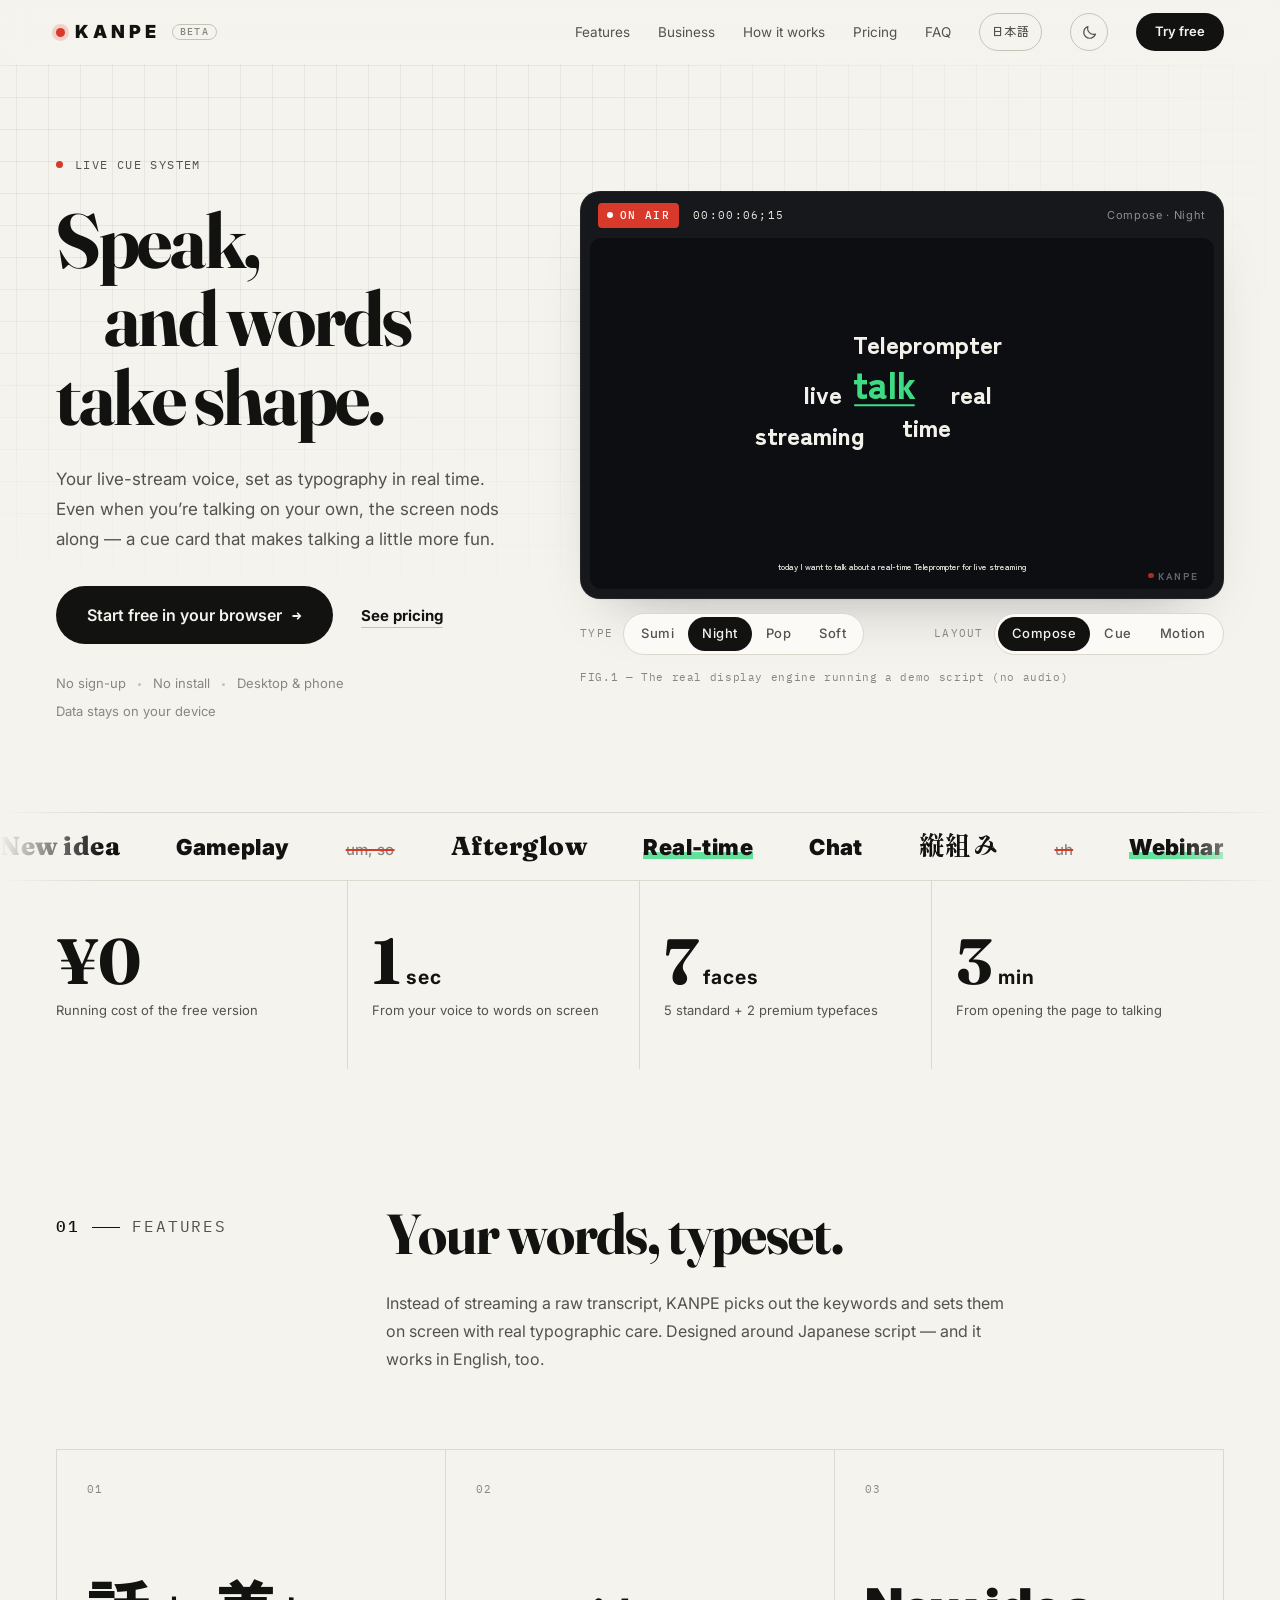
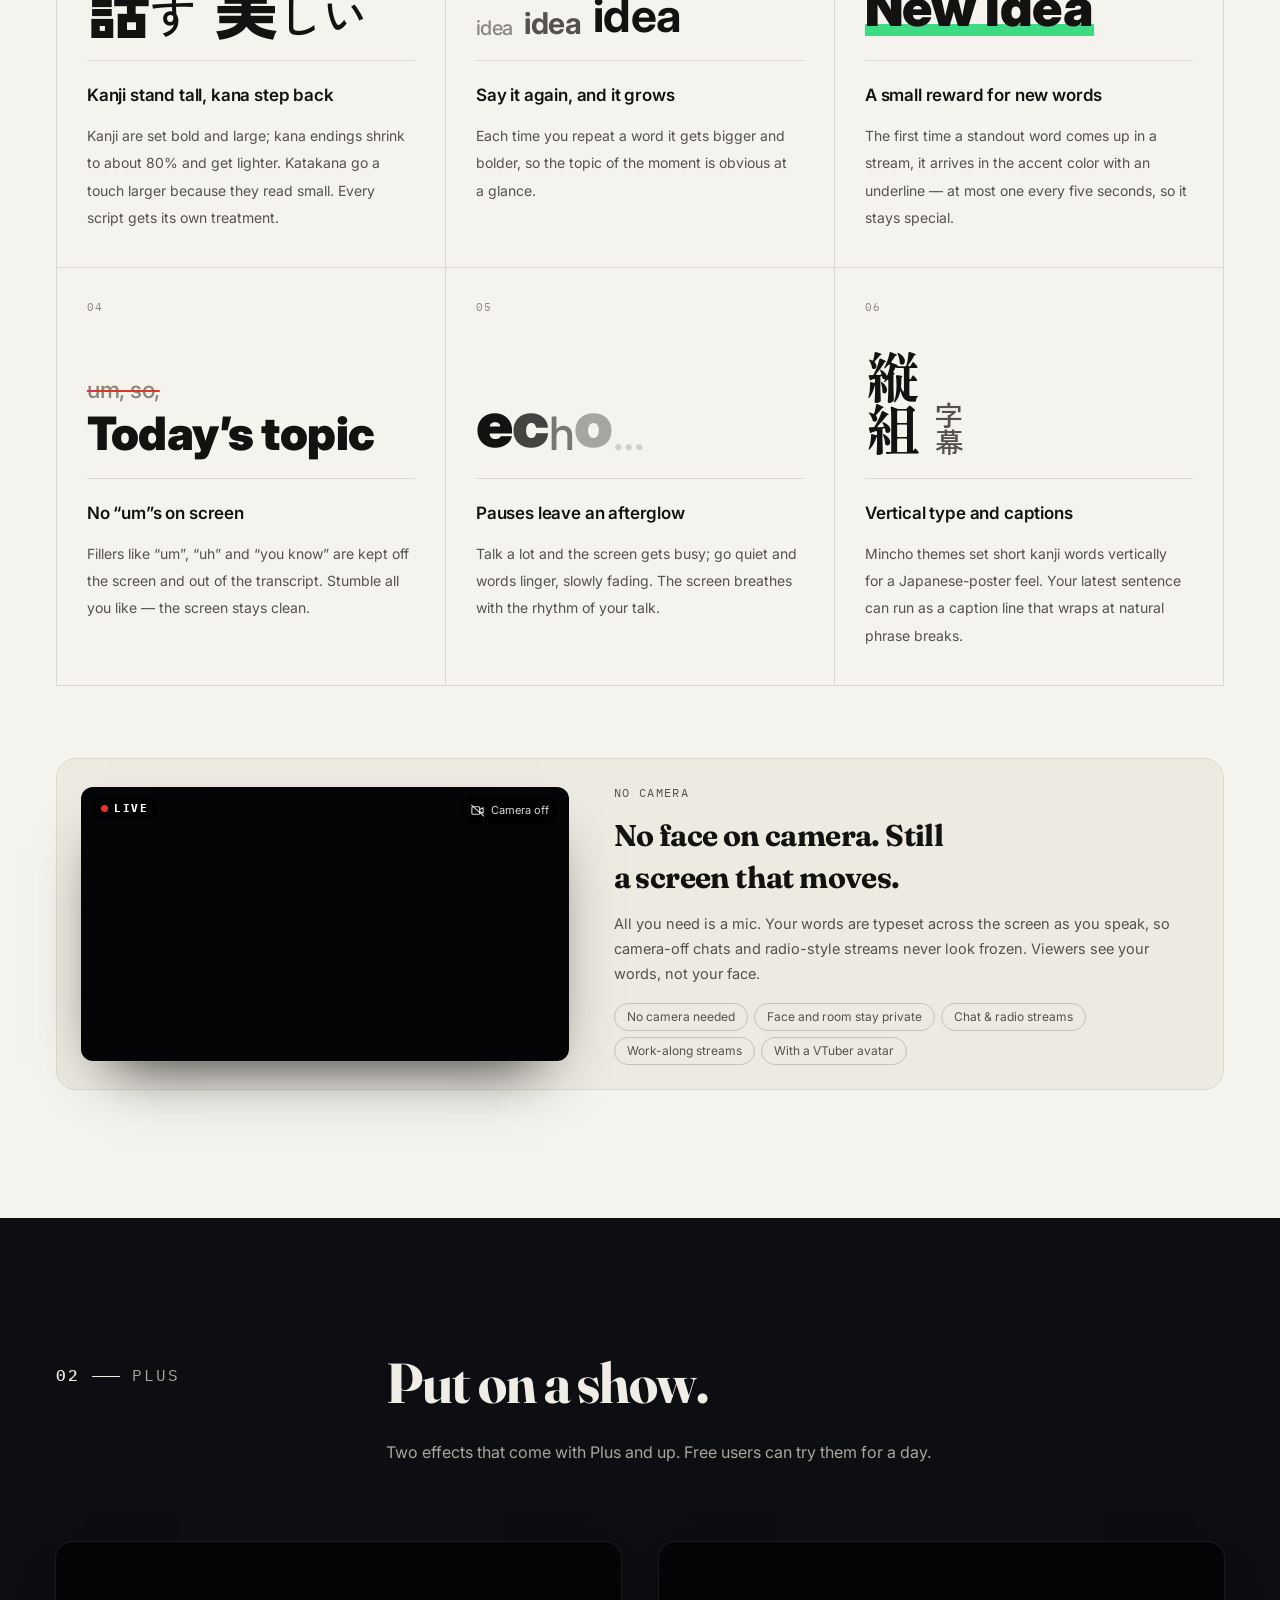
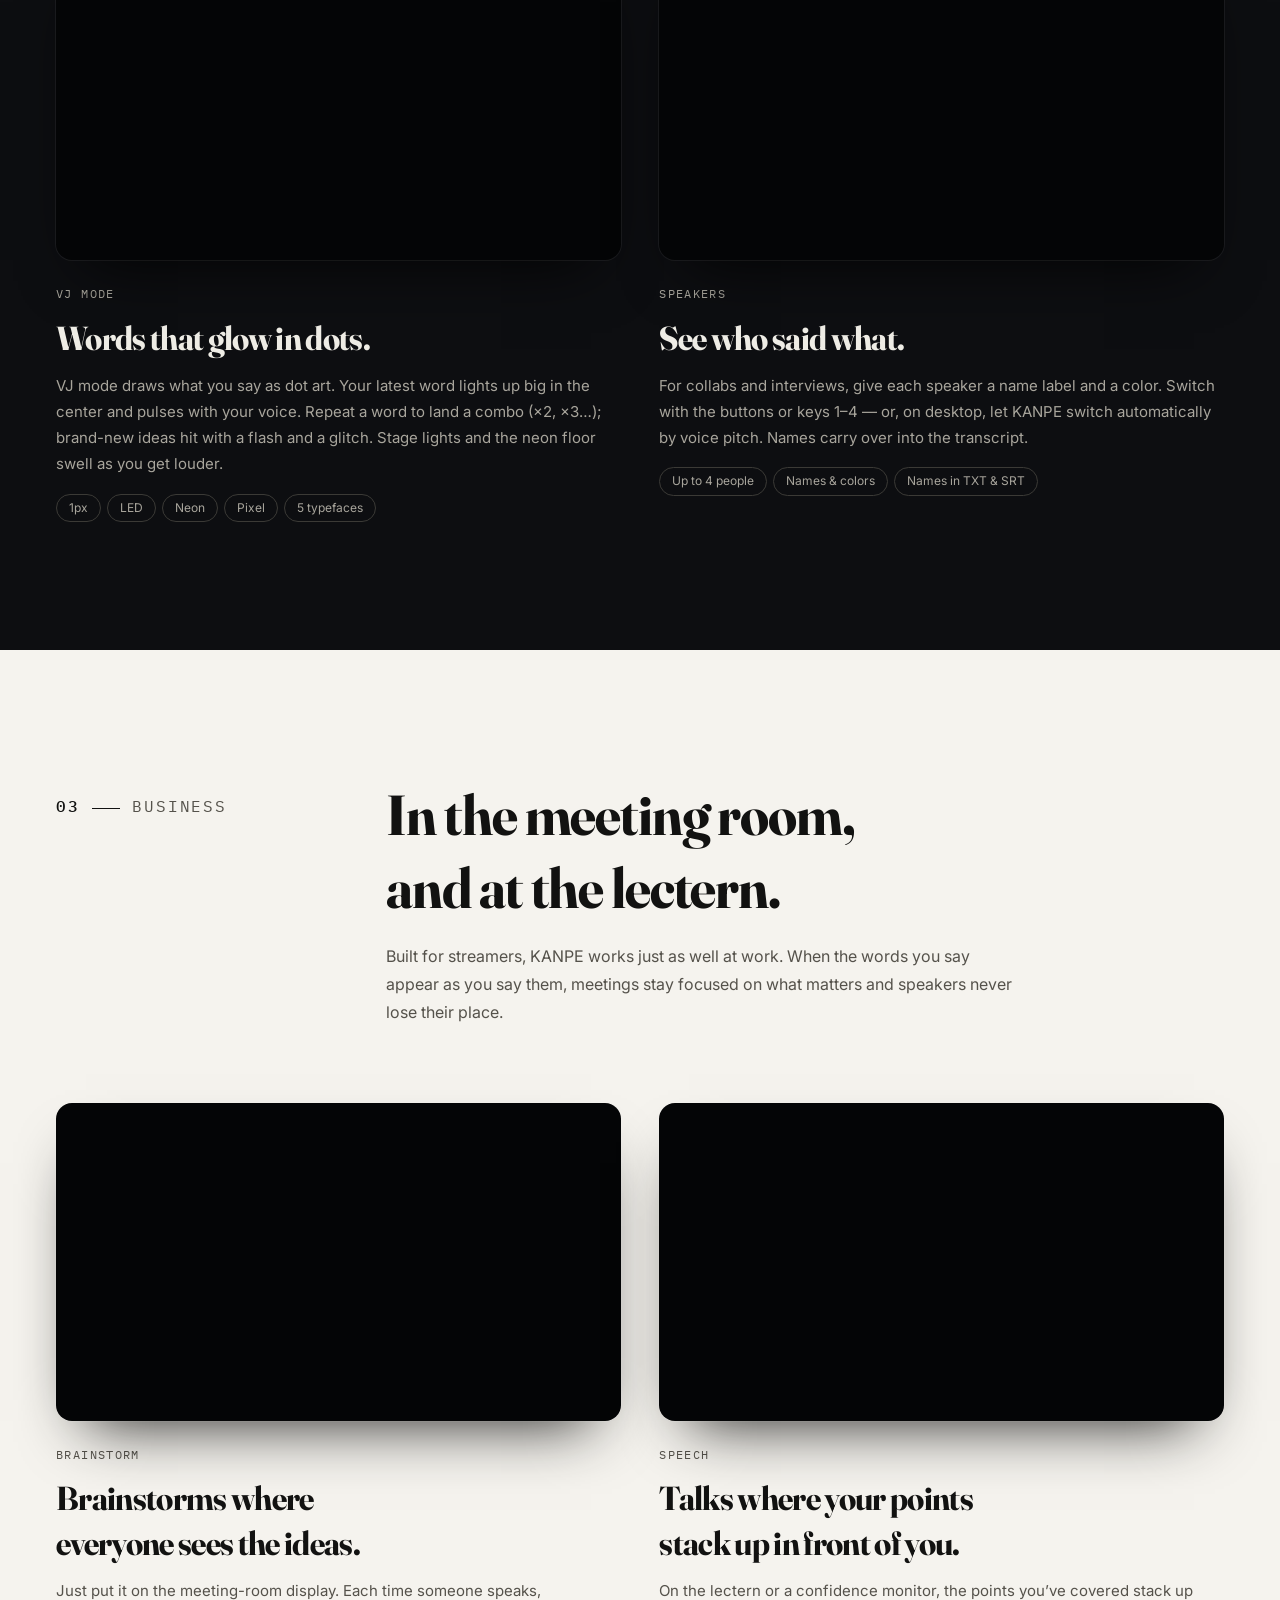
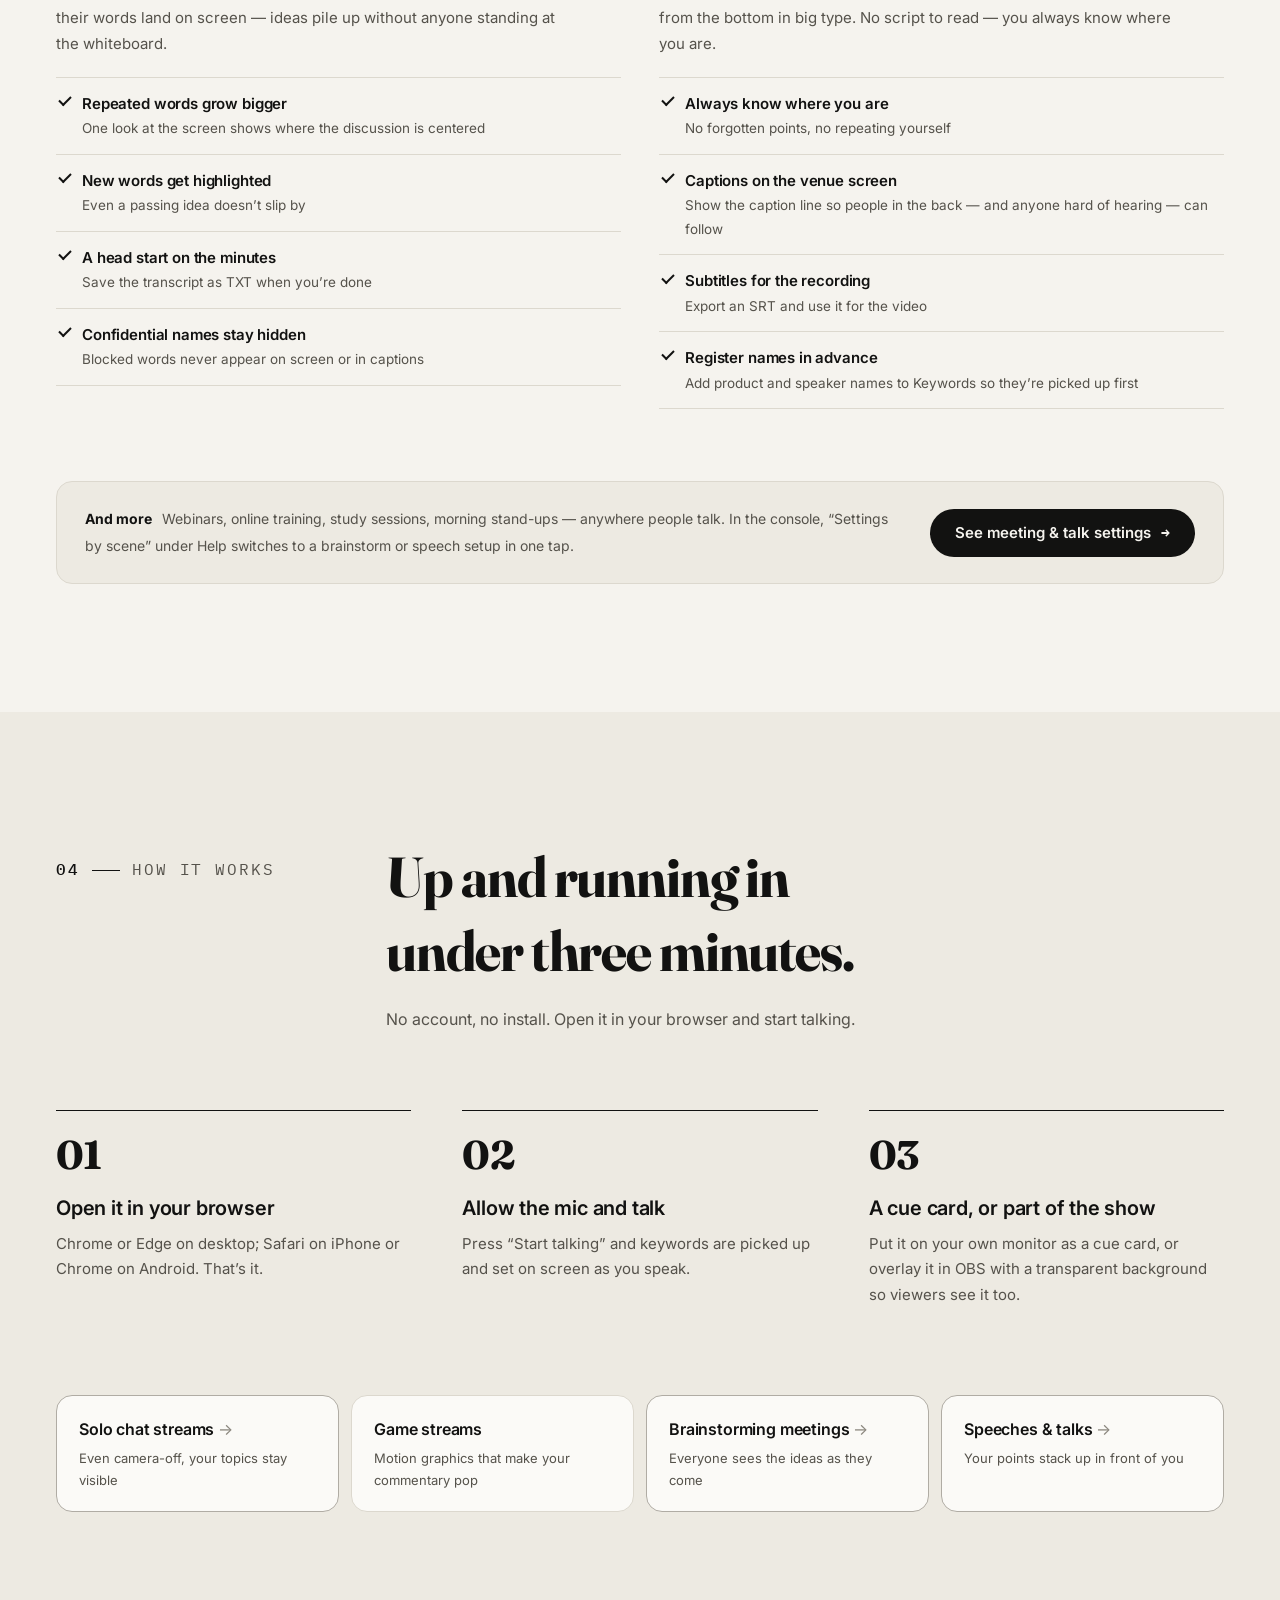
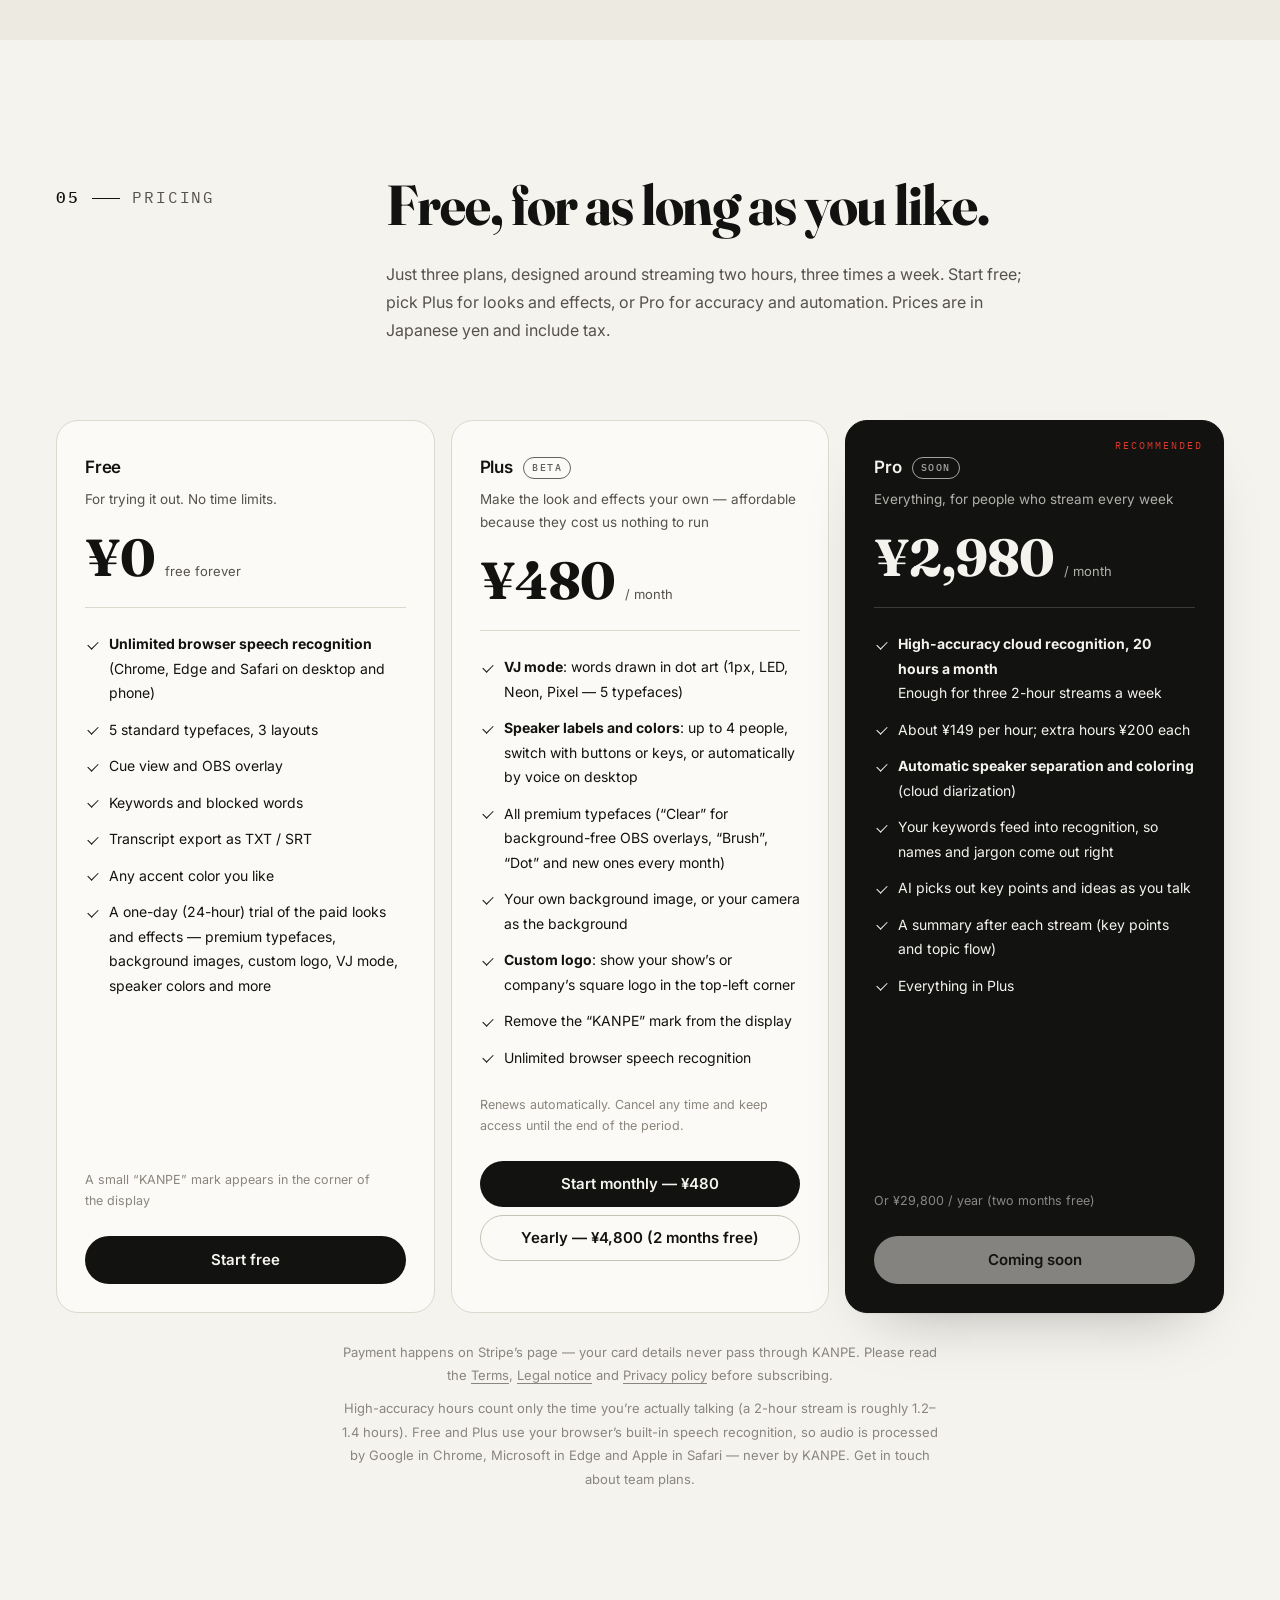
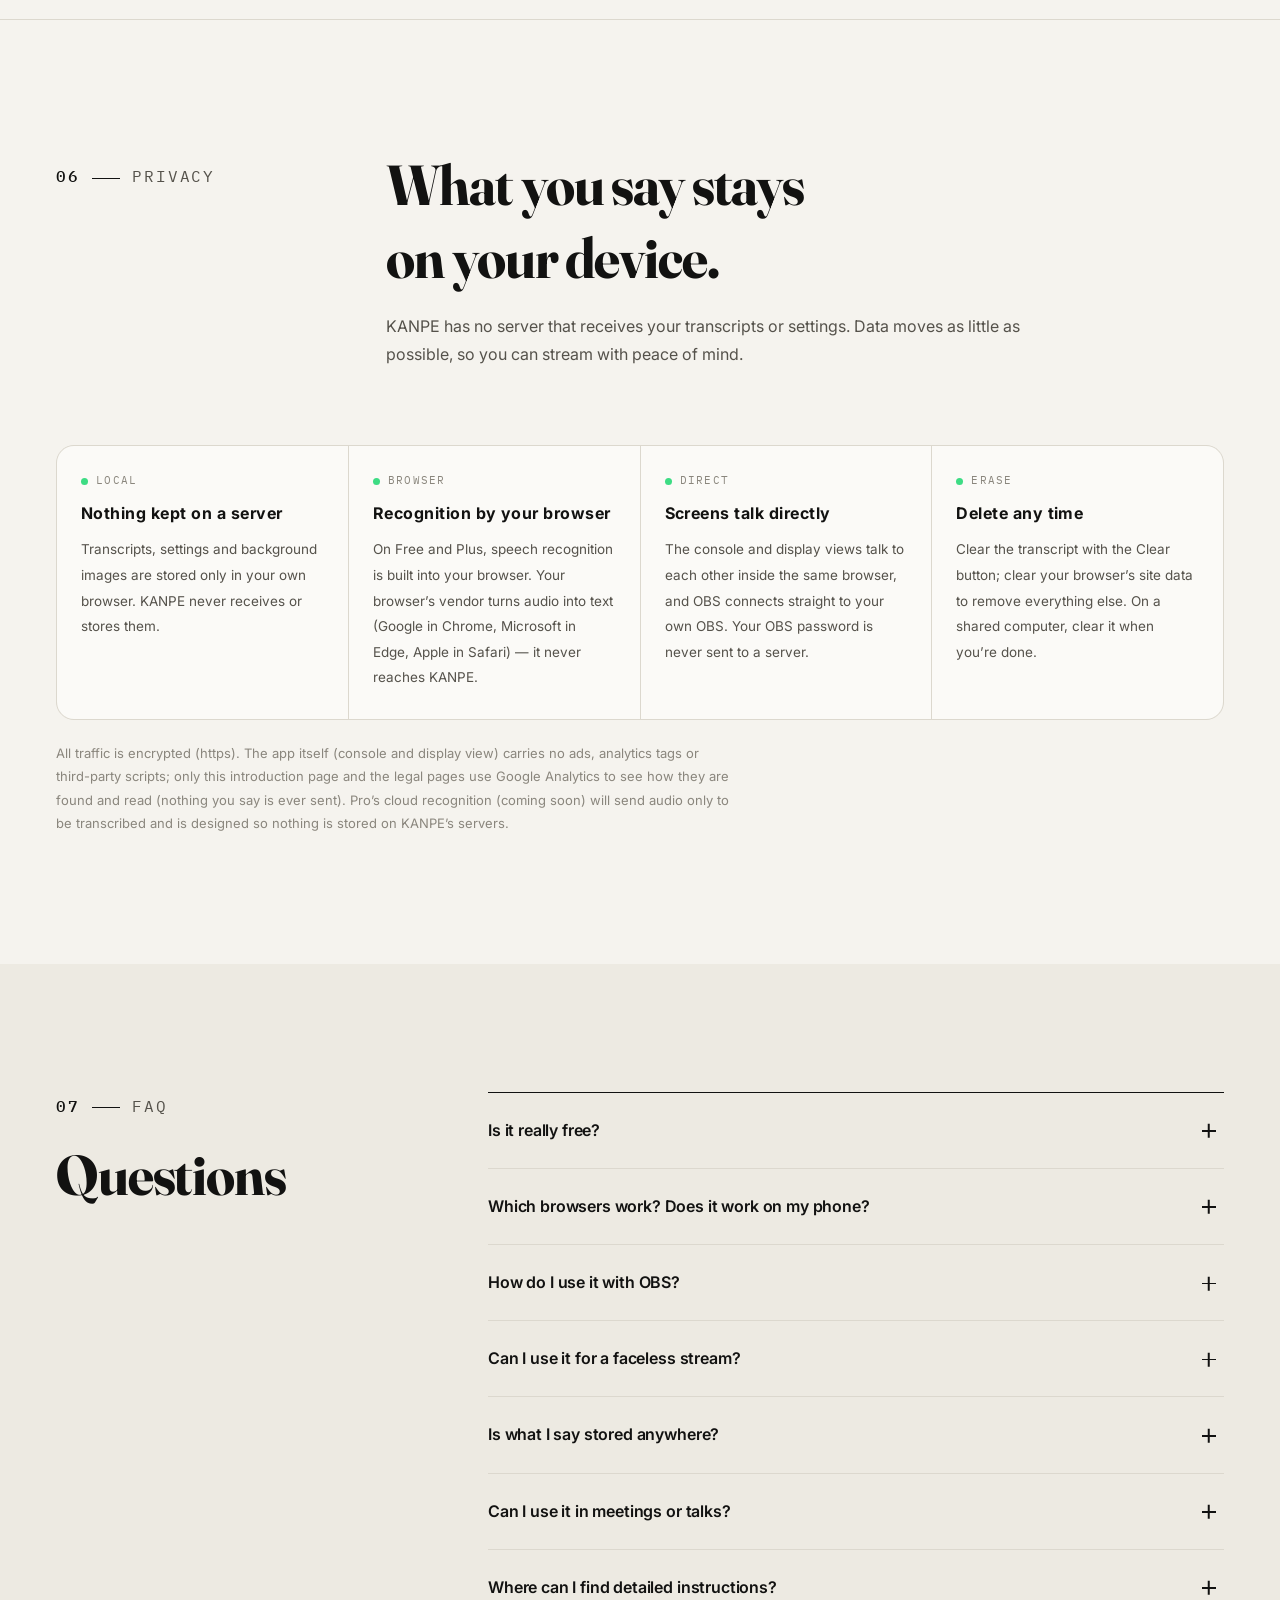
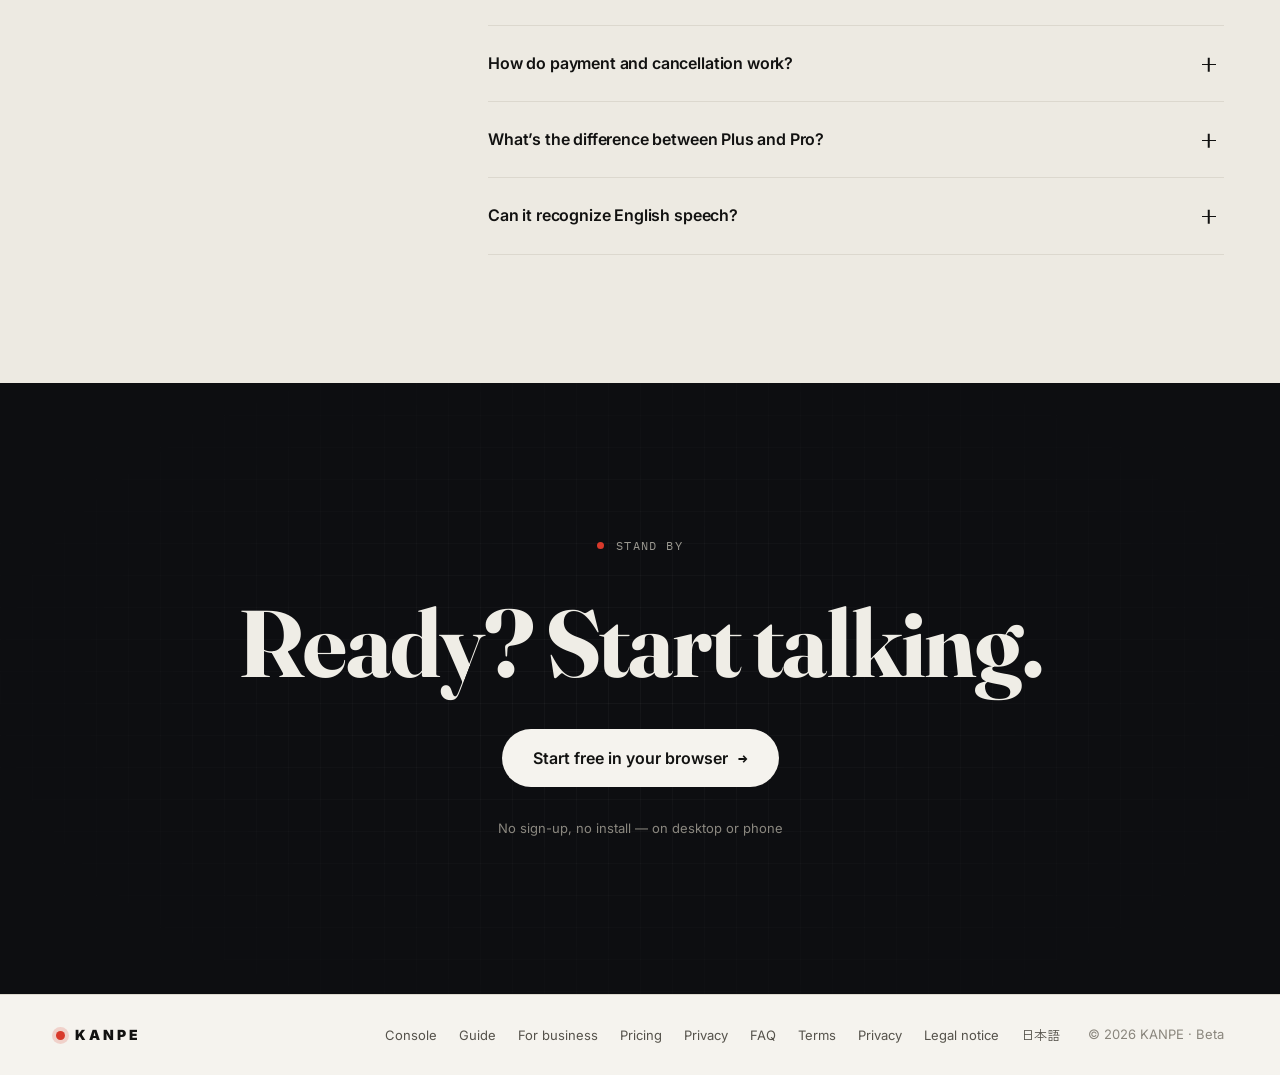
<file: en/index.html>
<!doctype html>
<html lang="en">
<head>
<meta charset="utf-8">
<meta name="viewport" content="width=device-width, initial-scale=1, viewport-fit=cover">
<title>KANPE — Real-time cue cards for live streams</title>
<meta name="description" content="Turn what you say on stream into beautiful live typography — a screen that moves even when you stream without a camera. A free real-time cue card that runs in your browser with just a mic.">
<link rel="canonical" href="https://kanpe.yoneken.xyz/en/">
<link rel="alternate" hreflang="ja" href="https://kanpe.yoneken.xyz/">
<link rel="alternate" hreflang="en" href="https://kanpe.yoneken.xyz/en/">
<link rel="alternate" hreflang="x-default" href="https://kanpe.yoneken.xyz/">
<meta property="og:type" content="website">
<meta property="og:site_name" content="KANPE">
<meta property="og:locale" content="en_US">
<meta property="og:url" content="https://kanpe.yoneken.xyz/en/">
<meta property="og:title" content="KANPE | Speak, and your words take shape.">
<meta property="og:description" content="Turn your live-stream voice into typography, in real time. Free, no sign-up, runs in the browser on desktop and phone.">
<meta property="og:image" content="https://kanpe.yoneken.xyz/assets/og-en.png?v=1">
<meta property="og:image:type" content="image/png">
<meta property="og:image:width" content="1200">
<meta property="og:image:height" content="630">
<meta property="og:image:alt" content="KANPE | Speak, and your words take shape. A real-time cue card that turns your stream’s voice into typography.">
<meta name="twitter:card" content="summary_large_image">
<meta name="twitter:title" content="KANPE | Speak, and your words take shape.">
<meta name="twitter:description" content="Turn your live-stream voice into typography, in real time. Free, no sign-up, runs in the browser on desktop and phone.">
<meta name="twitter:image" content="https://kanpe.yoneken.xyz/assets/og-en.png?v=1">
<meta name="twitter:image:alt" content="KANPE | Speak, and your words take shape.">
<link rel="icon" href="../assets/icon.svg" type="image/svg+xml">
<link rel="icon" href="../assets/favicon-32.png" sizes="32x32" type="image/png">
<link rel="apple-touch-icon" href="../assets/apple-touch-icon.png">
<meta name="theme-color" content="#f5f3ee">
<link rel="preconnect" href="https://fonts.googleapis.com">
<link rel="preconnect" href="https://fonts.gstatic.com" crossorigin>
<link rel="stylesheet" href="https://fonts.googleapis.com/css2?family=Fraunces:opsz,wght@9..144,600;9..144,700;9..144,800&family=Inter:wght@400;500;600;700&family=Shippori+Mincho+B1:wght@700;800&family=Zen+Kaku+Gothic+New:wght@500;900&family=IBM+Plex+Mono:wght@400;500&display=swap">
<link rel="stylesheet" href="../styles/lp.css?v=202610251717">
<script>document.documentElement.classList.add('js');</script>
<script>try{var t=localStorage.getItem('kanpe.ui');t=(t==='light'||t==='dark')?t:null;if(t)document.documentElement.dataset.theme=t;document.documentElement.dataset.mode=t||'light'}catch(e){}</script>
<script type="application/ld+json">{"@context":"https://schema.org","@graph":[{"@type":"WebSite","@id":"https://kanpe.yoneken.xyz/#website","url":"https://kanpe.yoneken.xyz/","name":"KANPE","alternateName":"KANPE リアルタイムカンペ","inLanguage":["ja","en"]},{"@type":"WebApplication","@id":"https://kanpe.yoneken.xyz/en/#app","name":"KANPE","url":"https://kanpe.yoneken.xyz/en/","description":"Real-time cue cards that turn what you say on stream into live Japanese typography. Runs in the browser with just a mic — free, no sign-up.","applicationCategory":"MultimediaApplication","operatingSystem":"Web browser","browserRequirements":"A browser with a microphone and speech recognition (Web Speech API): Chrome, Edge or Safari","inLanguage":"en","isAccessibleForFree":true,"image":"https://kanpe.yoneken.xyz/assets/og-en.png?v=1","isPartOf":{"@id":"https://kanpe.yoneken.xyz/#website"},"offers":[{"@type":"Offer","name":"Free","price":"0","priceCurrency":"JPY","url":"https://kanpe.yoneken.xyz/en/#pricing"},{"@type":"Offer","name":"Plus (monthly)","price":"480","priceCurrency":"JPY","url":"https://kanpe.yoneken.xyz/en/#pricing","priceSpecification":{"@type":"UnitPriceSpecification","price":"480","priceCurrency":"JPY","billingDuration":"P1M","unitCode":"MON"}},{"@type":"Offer","name":"Plus (yearly)","price":"4800","priceCurrency":"JPY","url":"https://kanpe.yoneken.xyz/en/#pricing","priceSpecification":{"@type":"UnitPriceSpecification","price":"4800","priceCurrency":"JPY","billingDuration":"P1Y","unitCode":"ANN"}}]}]}</script>
</head>
<body id="top">
<header class="nav">
  <a class="logo" href="#top" aria-label="KANPE home"><span class="tally" aria-hidden="true"></span>KANPE<span class="beta mono">BETA</span></a>
  <nav class="links" id="siteMenu" aria-label="On this page">
    <a href="#features">Features</a>
    <a href="#business">Business</a>
    <a href="#how">How it works</a>
    <a href="#pricing">Pricing</a>
    <a href="#faq">FAQ</a>
    <div class="menu-extra">
      <a class="menu-row" href="../" hreflang="ja" lang="ja" data-lang-switch><span class="mi" aria-hidden="true">JA</span>日本語</a>
      <button class="menu-row" type="button" data-mode-toggle><span class="mi" aria-hidden="true"><svg class="i-moon" viewBox="0 0 24 24" aria-hidden="true"><path d="M20.5 14.2A8.5 8.5 0 0 1 9.8 3.5a8.5 8.5 0 1 0 10.7 10.7z"/></svg><svg class="i-sun" viewBox="0 0 24 24" aria-hidden="true"><circle cx="12" cy="12" r="4.2"/><path d="M12 2.5v2.2M12 19.3v2.2M2.5 12h2.2M19.3 12h2.2M5.3 5.3l1.6 1.6M17.1 17.1l1.6 1.6M5.3 18.7l1.6-1.6M17.1 6.9l1.6-1.6"/></svg></span><span class="when-light">Dark mode</span><span class="when-dark">Light mode</span></button>
    </div>
  </nav>
  <a class="lang-link jp" href="../" hreflang="ja" lang="ja" data-lang-switch title="日本語版">日本語</a>
  <button class="mode-btn" type="button" data-mode-toggle aria-label="Switch color mode"><svg class="i-moon" viewBox="0 0 24 24" aria-hidden="true"><path d="M20.5 14.2A8.5 8.5 0 0 1 9.8 3.5a8.5 8.5 0 1 0 10.7 10.7z"/></svg><svg class="i-sun" viewBox="0 0 24 24" aria-hidden="true"><circle cx="12" cy="12" r="4.2"/><path d="M12 2.5v2.2M12 19.3v2.2M2.5 12h2.2M19.3 12h2.2M5.3 5.3l1.6 1.6M17.1 17.1l1.6 1.6M5.3 18.7l1.6-1.6M17.1 6.9l1.6-1.6"/></svg></button>
  <a class="btn btn-ink small" href="app.html?welcome=1">Try free</a>
  <button class="menu-btn" type="button" data-menu-btn aria-controls="siteMenu" aria-expanded="false" aria-label="Menu"><svg viewBox="0 0 24 24" aria-hidden="true"><path class="b1" d="M4 7h16"/><path class="b2" d="M4 12h16"/><path class="b3" d="M4 17h16"/></svg></button>
</header>

<main>
  <!-- ============ Hero ============ -->
  <section class="hero" id="hero" aria-labelledby="hero-title">
    <div class="hero-copy">
      <p class="label mono"><span class="rec" aria-hidden="true"></span>LIVE CUE SYSTEM</p>
      <h1 class="hero-title" id="hero-title">
        <span class="row">Speak,</span>
        <span class="row r2">and words</span>
        <span class="row">take shape.</span>
      </h1>
      <p class="lede">Your live-stream voice, set as typography in real time. Even when you’re talking on your own, the screen nods along — a cue card that makes talking a little more fun.</p>
      <div class="cta-row" id="heroCta">
        <a class="btn btn-ink btn-lg" href="app.html?welcome=1">Start free in your browser<span class="arrow" aria-hidden="true">→</span></a>
        <a class="text-link" href="#pricing">See pricing</a>
      </div>
      <ul class="facts" aria-label="Before you start">
        <li>No sign-up</li>
        <li>No install</li>
        <li>Desktop &amp; phone</li>
        <li>Data stays on your device</li>
      </ul>
    </div>

    <figure class="monitor" aria-label="Live demo of the display engine">
      <div class="bezel">
        <div class="monitor-bar mono">
          <span class="onair"><i aria-hidden="true"></i>ON AIR</span>
          <span id="tc" class="tc">00:00:00;00</span>
          <span id="monLabel" class="mon-label">Compose · Night</span>
        </div>
        <div class="screen">
          <iframe id="demo" title="KANPE display demo" src="../display.html?demo=1&amp;ui=0&amp;theme=yoru&amp;layout=compose&amp;hl=en" loading="eager"></iframe>
        </div>
      </div>
      <div class="switch" role="group" aria-label="Change the demo’s look">
        <div class="seg-wrap">
          <span class="seg-lbl mono">TYPE</span>
          <div class="seg" id="themeChips">
            <button type="button" data-theme-id="sumi">Sumi</button>
            <button type="button" data-theme-id="yoru" aria-pressed="true">Night</button>
            <button type="button" data-theme-id="pop">Pop</button>
            <button type="button" data-theme-id="yawaraka">Soft</button>
          </div>
        </div>
        <div class="seg-wrap">
          <span class="seg-lbl mono">LAYOUT</span>
          <div class="seg" id="layoutChips">
            <button type="button" data-layout-id="compose" aria-pressed="true">Compose</button>
            <button type="button" data-layout-id="kanpe">Cue</button>
            <button type="button" data-layout-id="motion">Motion</button>
          </div>
        </div>
      </div>
      <figcaption class="fig mono">FIG.1 — The real display engine running a demo script (no audio)</figcaption>
    </figure>
    <p class="hero-side" aria-hidden="true">声を、その場で組む。</p>
  </section>

  <!-- ============ Word stream ============ -->
  <div class="stream" aria-hidden="true">
    <div class="stream-track">
      <span class="m">New idea</span><span>Gameplay</span><span class="s">um, so</span><span class="m">Afterglow</span><span class="b">Real-time</span><span>Chat</span><span class="m">縦組み</span><span class="s">uh</span><span class="b">Webinar</span><span class="m">Nods</span><span>Ticker</span><span class="m">Typesetting</span>
      <span class="m">New idea</span><span>Gameplay</span><span class="s">um, so</span><span class="m">Afterglow</span><span class="b">Real-time</span><span>Chat</span><span class="m">縦組み</span><span class="s">uh</span><span class="b">Webinar</span><span class="m">Nods</span><span>Ticker</span><span class="m">Typesetting</span>
    </div>
  </div>

  <!-- ============ Numbers ============ -->
  <section class="stats" aria-label="KANPE in numbers">
    <div class="stat reveal"><b>¥0</b><span>Running cost of the free version</span></div>
    <div class="stat reveal"><b>1<small>sec</small></b><span>From your voice to words on screen</span></div>
    <div class="stat reveal"><b>7<small>faces</small></b><span>5 standard + 2 premium typefaces</span></div>
    <div class="stat reveal"><b>3<small>min</small></b><span>From opening the page to talking</span></div>
  </section>

  <!-- ============ Features ============ -->
  <section class="section" id="features" aria-labelledby="features-title">
    <header class="section-head reveal">
      <p class="label mono"><span class="no">01</span>FEATURES</p>
      <div>
        <h2 id="features-title">Your words, typeset.</h2>
        <p>Instead of streaming a raw transcript, KANPE picks out the keywords and sets them on screen with real typographic care. Designed around Japanese script — and it works in English, too.</p>
      </div>
    </header>

    <div class="specimens" id="specimens">
      <article class="spec reveal">
        <span class="spec-no mono">01</span>
        <div class="spec-art" aria-hidden="true">
          <span class="sp-word"><span class="k">話</span><span class="h">す</span></span>
          <span class="sp-word"><span class="k">美</span><span class="h">しい</span></span>
        </div>
        <h3>Kanji stand tall, kana step back</h3>
        <p>Kanji are set bold and large; kana endings shrink to about 80% and get lighter. Katakana go a touch larger because they read small. Every script gets its own treatment.</p>
      </article>

      <article class="spec reveal">
        <span class="spec-no mono">02</span>
        <div class="spec-art grow" aria-hidden="true">
          <span>idea</span><span>idea</span><span>idea</span>
        </div>
        <h3>Say it again, and it grows</h3>
        <p>Each time you repeat a word it gets bigger and bolder, so the topic of the moment is obvious at a glance.</p>
      </article>

      <article class="spec reveal">
        <span class="spec-no mono">03</span>
        <div class="spec-art" aria-hidden="true">
          <span class="sp-new">New idea</span>
        </div>
        <h3>A small reward for new words</h3>
        <p>The first time a standout word comes up in a stream, it arrives in the accent color with an underline — at most one every five seconds, so it stays special.</p>
      </article>

      <article class="spec reveal">
        <span class="spec-no mono">04</span>
        <div class="spec-art filler" aria-hidden="true">
          <s>um, so,</s><span>Today’s topic</span>
        </div>
        <h3>No “um”s on screen</h3>
        <p>Fillers like “um”, “uh” and “you know” are kept off the screen and out of the transcript. Stumble all you like — the screen stays clean.</p>
      </article>

      <article class="spec reveal">
        <span class="spec-no mono">05</span>
        <div class="spec-art fade" aria-hidden="true">
          <span>e</span><span>c</span><span>h</span><span>o</span><span>…</span>
        </div>
        <h3>Pauses leave an afterglow</h3>
        <p>Talk a lot and the screen gets busy; go quiet and words linger, slowly fading. The screen breathes with the rhythm of your talk.</p>
      </article>

      <article class="spec reveal">
        <span class="spec-no mono">06</span>
        <div class="spec-art vert" aria-hidden="true">
          <span class="v">縦組</span><span class="v small">字幕</span>
        </div>
        <h3>Vertical type and captions</h3>
        <p>Mincho themes set short kanji words vertically for a Japanese-poster feel. Your latest sentence can run as a caption line that wraps at natural phrase breaks.</p>
      </article>
    </div>
    <p class="swipe-hint mono" aria-hidden="true"><span id="specCount">01 / 06</span><span>Swipe for more →</span></p>

    <!-- Faceless streaming (compact band inside Features) -->
    <aside class="nf-band reveal" id="noface" aria-labelledby="noface-title">
      <div class="show-screen nf-screen">
        <iframe data-src="../display.html?demo=1&amp;ui=0&amp;layout=compose&amp;theme=yoru&amp;script=talk&amp;cap=1&amp;hl=en" title="Faceless chat stream demo" tabindex="-1"></iframe>
        <span class="nf-live mono" aria-hidden="true"><i></i>LIVE</span>
        <span class="nf-cam" aria-hidden="true"><svg viewBox="0 0 24 24" aria-hidden="true"><path d="M3 7.5A1.5 1.5 0 0 1 4.5 6H14a1.5 1.5 0 0 1 1.5 1.5v9A1.5 1.5 0 0 1 14 18H4.5A1.5 1.5 0 0 1 3 16.5z"/><path d="M15.5 10.5 21 7.5v9l-5.5-3"/><path d="M2.5 3.5l19 17"/></svg>Camera off</span>
      </div>
      <div class="nf-copy">
        <p class="label mono">NO CAMERA</p>
        <h3 id="noface-title">No face on camera. <wbr>Still a screen that moves.</h3>
        <p>All you need is a mic. Your words are typeset across the screen as you speak, so camera-off chats and radio-style streams never look frozen. Viewers see your words, not your face.</p>
        <ul class="chips-row" aria-label="Great for"><li>No camera needed</li><li>Face and room stay private</li><li>Chat &amp; radio streams</li><li>Work-along streams</li><li>With a VTuber avatar</li></ul>
      </div>
    </aside>
  </section>

  <!-- ============ Paid effects ============ -->
  <section class="section dark" id="plus" aria-labelledby="plus-title">
    <div class="inner">
      <header class="section-head reveal">
        <p class="label mono"><span class="no">02</span>PLUS</p>
        <div>
          <h2 id="plus-title">Put on a show.</h2>
          <p>Two effects that come with Plus and up. Free users can try them for a day.</p>
        </div>
      </header>
      <div class="showcase">
        <article class="show reveal">
          <div class="show-screen"><iframe data-src="../display.html?demo=1&amp;ui=0&amp;layout=vj&amp;vj=led&amp;vjfont=gothic&amp;fx=high&amp;hl=en" title="VJ mode demo" tabindex="-1"></iframe></div>
          <div class="show-copy">
            <p class="label mono">VJ MODE</p>
            <h3>Words that glow in dots.</h3>
            <p>VJ mode draws what you say as dot art. Your latest word lights up big in the center and pulses with your voice. Repeat a word to land a combo (×2, ×3…); brand-new ideas hit with a flash and a glitch. Stage lights and the neon floor swell as you get louder.</p>
            <ul class="chips-row" aria-label="Styles"><li>1px</li><li>LED</li><li>Neon</li><li>Pixel</li><li>5 typefaces</li></ul>
          </div>
        </article>
        <article class="show reveal">
          <div class="show-screen"><iframe data-src="../display.html?demo=1&amp;ui=0&amp;layout=compose&amp;theme=yoru&amp;sp=1&amp;hl=en" title="Speaker colors demo" tabindex="-1"></iframe></div>
          <div class="show-copy">
            <p class="label mono">SPEAKERS</p>
            <h3>See who said what.</h3>
            <p>For collabs and interviews, give each speaker a name label and a color. Switch with the buttons or keys 1–4 — or, on desktop, let KANPE switch automatically by voice pitch. Names carry over into the transcript.</p>
            <ul class="chips-row" aria-label="What you get"><li>Up to 4 people</li><li>Names &amp; colors</li><li>Names in TXT &amp; SRT</li></ul>
          </div>
        </article>
      </div>
    </div>
  </section>

  <!-- ============ For business ============ -->
  <section class="section" id="business" aria-labelledby="business-title">
    <header class="section-head reveal">
      <p class="label mono"><span class="no">03</span>BUSINESS</p>
      <div>
        <h2 id="business-title">In the meeting room, <wbr>and at the lectern.</h2>
        <p>Built for streamers, KANPE works just as well at work. When the words you say appear as you say them, meetings stay focused on what matters and speakers never lose their place.</p>
      </div>
    </header>
    <div class="showcase">
      <article class="show reveal">
        <div class="show-screen"><iframe data-src="../display.html?demo=1&amp;ui=0&amp;layout=compose&amp;theme=sumi&amp;script=meeting&amp;ttl=30&amp;vert=0&amp;cap=0&amp;hl=en" title="Brainstorming meeting demo" tabindex="-1"></iframe></div>
        <div class="show-copy">
          <p class="label mono">BRAINSTORM</p>
          <h3>Brainstorms where everyone sees the ideas.</h3>
          <p>Just put it on the meeting-room display. Each time someone speaks, their words land on screen — ideas pile up without anyone standing at the whiteboard.</p>
          <ul class="biz-points">
            <li><b>Repeated words grow bigger</b>One look at the screen shows where the discussion is centered</li>
            <li><b>New words get highlighted</b>Even a passing idea doesn’t slip by</li>
            <li><b>A head start on the minutes</b>Save the transcript as TXT when you’re done</li>
            <li><b>Confidential names stay hidden</b>Blocked words never appear on screen or in captions</li>
          </ul>
        </div>
      </article>
      <article class="show reveal">
        <div class="show-screen"><iframe data-src="../display.html?demo=1&amp;ui=0&amp;layout=kanpe&amp;theme=yoru&amp;script=speech&amp;cap=1&amp;size=52&amp;max=8&amp;ttl=20&amp;hl=en" title="Speech demo" tabindex="-1"></iframe></div>
        <div class="show-copy">
          <p class="label mono">SPEECH</p>
          <h3>Talks where your points stack up in front of you.</h3>
          <p>On the lectern or a confidence monitor, the points you’ve covered stack up from the bottom in big type. No script to read — you always know where you are.</p>
          <ul class="biz-points">
            <li><b>Always know where you are</b>No forgotten points, no repeating yourself</li>
            <li><b>Captions on the venue screen</b>Show the caption line so people in the back — and anyone hard of hearing — can follow</li>
            <li><b>Subtitles for the recording</b>Export an SRT and use it for the video</li>
            <li><b>Register names in advance</b>Add product and speaker names to Keywords so they’re picked up first</li>
          </ul>
        </div>
      </article>
    </div>
    <div class="biz-foot reveal">
      <p><b>And more</b>Webinars, online training, study sessions, morning stand-ups — anywhere people talk. In the console, “Settings by scene” under Help switches to a brainstorm or speech setup in one tap.</p>
      <a class="btn btn-ink" href="app.html#help-scenes">See meeting &amp; talk settings<span class="arrow" aria-hidden="true">→</span></a>
    </div>
  </section>

  <!-- ============ How it works ============ -->
  <section class="section tint" id="how" aria-labelledby="how-title">
    <div class="inner">
      <header class="section-head reveal">
        <p class="label mono"><span class="no">04</span>HOW IT WORKS</p>
        <div>
          <h2 id="how-title">Up and running in under three minutes.</h2>
          <p>No account, no install. Open it in your browser and start talking.</p>
        </div>
      </header>
      <ol class="steps">
        <li class="reveal">
          <span class="num" aria-hidden="true">01</span>
          <div>
            <h3>Open it in your browser</h3>
            <p>Chrome or Edge on desktop; Safari on iPhone or Chrome on Android. That’s it.</p>
          </div>
        </li>
        <li class="reveal">
          <span class="num" aria-hidden="true">02</span>
          <div>
            <h3>Allow the mic and talk</h3>
            <p>Press “Start talking” and keywords are picked up and set on screen as you speak.</p>
          </div>
        </li>
        <li class="reveal">
          <span class="num" aria-hidden="true">03</span>
          <div>
            <h3>A cue card, or part of the show</h3>
            <p>Put it on your own monitor as a cue card, or overlay it in OBS with a transparent background so viewers see it too.</p>
          </div>
        </li>
      </ol>
      <ul class="uses" aria-label="Great for">
        <li class="reveal link"><a href="#noface"><b>Solo chat streams</b><span>Even camera-off, your topics stay visible</span></a></li>
        <li class="reveal"><b>Game streams</b><span>Motion graphics that make your commentary pop</span></li>
        <li class="reveal link"><a href="#business"><b>Brainstorming meetings</b><span>Everyone sees the ideas as they come</span></a></li>
        <li class="reveal link"><a href="#business"><b>Speeches &amp; talks</b><span>Your points stack up in front of you</span></a></li>
      </ul>
    </div>
  </section>

  <!-- ============ Pricing ============ -->
  <section class="section" id="pricing" aria-labelledby="pricing-title">
    <header class="section-head reveal">
      <p class="label mono"><span class="no">05</span>PRICING</p>
      <div>
        <h2 id="pricing-title">Free, for as long as you like.</h2>
        <p>Just three plans, designed around streaming two hours, three times a week. Start free; pick Plus for looks and effects, or Pro for accuracy and automation. Prices are in Japanese yen and include tax.</p>
      </div>
    </header>

    <div class="plan-tabs" role="tablist" aria-label="Choose a plan" id="planTabs">
      <button type="button" role="tab" aria-selected="true" data-plan="0"><span>Free</span><b>¥0</b></button>
      <button type="button" role="tab" aria-selected="false" data-plan="1"><span>Plus</span><b>¥480</b></button>
      <button type="button" role="tab" aria-selected="false" data-plan="2"><span>Pro</span><b>¥2,980</b></button>
    </div>
    <div class="plans" id="plans" data-show="0">
      <article class="plan reveal">
        <header>
          <h3>Free</h3>
          <p class="plan-for">For trying it out. No time limits.</p>
          <p class="price"><b>¥0</b><span>free forever</span></p>
        </header>
        <ul>
          <li><b>Unlimited browser speech recognition</b> (Chrome, Edge and Safari on desktop and phone)</li>
          <li>5 standard typefaces, 3 layouts</li>
          <li>Cue view and OBS overlay</li>
          <li>Keywords and blocked words</li>
          <li>Transcript export as TXT / SRT</li>
          <li>Any accent color you like</li>
          <li>A one-day (24-hour) trial of the paid looks and effects — premium typefaces, background images, custom logo, VJ mode, speaker colors and more</li>
        </ul>
        <p class="plan-note">A small “KANPE” mark appears in the corner of the display</p>
        <a class="btn btn-ink block" href="app.html?welcome=1">Start free</a>
      </article>

      <article class="plan reveal">
        <header>
          <h3>Plus <span class="badge mono">BETA</span></h3>
          <p class="plan-for">Make the look and effects your own — affordable because they cost us nothing to run</p>
          <p class="price"><b>¥480</b><span>/ month</span></p>
        </header>
        <ul>
          <li><b>VJ mode</b>: words drawn in dot art (1px, LED, Neon, Pixel — 5 typefaces)</li>
          <li><b>Speaker labels and colors</b>: up to 4 people, switch with buttons or keys, or automatically by voice on desktop</li>
          <li>All premium typefaces (“Clear” for background-free OBS overlays, “Brush”, “Dot” and new ones every month)</li>
          <li>Your own background image, or your camera as the background</li>
          <li><b>Custom logo</b>: show your show’s or company’s square logo in the top-left corner</li>
          <li>Remove the “KANPE” mark from the display</li>
          <li>Unlimited browser speech recognition</li>
        </ul>
        <p class="plan-note">Renews automatically. Cancel any time and keep access until the end of the period.</p>
        <div class="buy">
          <button class="btn btn-ink block" type="button" data-checkout="plus" data-interval="month">Start monthly — ¥480</button>
          <button class="btn btn-line block" type="button" data-checkout="plus" data-interval="year">Yearly — ¥4,800 (2 months free)</button>
          <p class="buy-msg" aria-live="polite"></p>
        </div>
      </article>

      <article class="plan pro reveal">
        <p class="ribbon mono">RECOMMENDED</p>
        <header>
          <h3>Pro <span class="badge mono">SOON</span></h3>
          <p class="plan-for">Everything, for people who stream every week</p>
          <p class="price"><b>¥2,980</b><span>/ month</span></p>
        </header>
        <ul>
          <li><b>High-accuracy cloud recognition, 20 hours a month</b><br>Enough for three 2-hour streams a week</li>
          <li>About ¥149 per hour; extra hours ¥200 each</li>
          <li><b>Automatic speaker separation and coloring</b> (cloud diarization)</li>
          <li>Your keywords feed into recognition, so names and jargon come out right</li>
          <li>AI picks out key points and ideas as you talk</li>
          <li>A summary after each stream (key points and topic flow)</li>
          <li>Everything in Plus</li>
        </ul>
        <p class="plan-note">Or ¥29,800 / year (two months free)</p>
        <button class="btn btn-invert block" type="button" disabled>Coming soon</button>
      </article>
    </div>
    <p class="fine center legal-links">Payment happens on Stripe’s page — your card details never pass through KANPE. Please read the <a href="legal/terms.html">Terms</a>, <a href="legal/tokushoho.html">Legal notice</a> and <a href="legal/privacy.html">Privacy policy</a> before subscribing.</p>
    <p class="fine center">High-accuracy hours count only the time you’re actually talking (a 2-hour stream is roughly 1.2–1.4 hours). Free and Plus use your browser’s built-in speech recognition, so audio is processed by Google in Chrome, Microsoft in Edge and Apple in Safari — never by KANPE. Get in touch about team plans.</p>
  </section>

  <!-- ============ Privacy ============ -->
  <section class="section privacy" id="privacy" aria-labelledby="privacy-title">
    <header class="section-head reveal">
      <p class="label mono"><span class="no">06</span>PRIVACY</p>
      <div>
        <h2 id="privacy-title">What you say stays on your device.</h2>
        <p>KANPE has no server that receives your transcripts or settings. Data moves as little as possible, so you can stream with peace of mind.</p>
      </div>
    </header>
    <ul class="privacy-grid">
      <li class="reveal"><span class="mono">LOCAL</span><b>Nothing kept on a server</b><p>Transcripts, settings and background images are stored only in your own browser. KANPE never receives or stores them.</p></li>
      <li class="reveal"><span class="mono">BROWSER</span><b>Recognition by your browser</b><p>On Free and Plus, speech recognition is built into your browser. Your browser’s vendor turns audio into text (Google in Chrome, Microsoft in Edge, Apple in Safari) — it never reaches KANPE.</p></li>
      <li class="reveal"><span class="mono">DIRECT</span><b>Screens talk directly</b><p>The console and display views talk to each other inside the same browser, and OBS connects straight to your own OBS. Your OBS password is never sent to a server.</p></li>
      <li class="reveal"><span class="mono">ERASE</span><b>Delete any time</b><p>Clear the transcript with the Clear button; clear your browser’s site data to remove everything else. On a shared computer, clear it when you’re done.</p></li>
    </ul>
    <p class="fine privacy-note">All traffic is encrypted (https). The app itself (console and display view) carries no ads, analytics tags or third-party scripts; only this introduction page and the legal pages use Google Analytics to see how they are found and read (nothing you say is ever sent). Pro’s cloud recognition (coming soon) will send audio only to be transcribed and is designed so nothing is stored on KANPE’s servers.</p>
  </section>

  <!-- ============ FAQ ============ -->
  <section class="section tint" id="faq" aria-labelledby="faq-title">
    <div class="inner faq-grid">
      <header class="section-head reveal">
        <p class="label mono"><span class="no">07</span>FAQ</p>
        <div>
          <h2 id="faq-title">Questions</h2>
        </div>
      </header>
      <div class="faq">
        <details>
          <summary>Is it really free?</summary>
          <p>Yes. The free version runs entirely on your browser’s built-in speech recognition and keyword extraction in the page, so there’s nothing to pay and no time limit.</p>
        </details>
        <details>
          <summary>Which browsers work? Does it work on my phone?</summary>
          <p>Voice input works in Chrome and Edge on desktop, Chrome on Android and Safari on iPhone. Allow microphone access when asked. On iPhone, Siri (or Dictation) needs to be turned on in Settings. In-app browsers such as those in LINE or X aren’t supported — reopen the page in Safari or Chrome. The display views alone work in almost any browser, including OBS Browser Sources.</p>
        </details>
        <details>
          <summary>How do I use it with OBS?</summary>
          <p>Recognition runs in the console in Chrome and the results are sent to OBS. With OBS’s built-in WebSocket server (OBS 28 and later) you can overlay it with a transparent background. For a quick start, you can also capture the display window with OBS’s Window Capture.</p>
        </details>
        <details>
          <summary>Can I use it for a faceless stream?</summary>
          <p>Yes — it’s one of the best ways to use it. KANPE never uses your camera; it runs on your microphone alone. Bring the display view into OBS and the full-screen typography becomes your stream screen. Add a background image or custom logo to make it feel like your channel (Plus plan). To layer it over a VTuber avatar or gameplay, pair the Clear typeface with the Motion or Compose layout (Clear is a Plus typeface).</p>
        </details>
        <details>
          <summary>Is what I say stored anywhere?</summary>
          <p>Nothing is stored on KANPE’s servers. Transcripts, settings and background images live only in your own browser on this device, and you can delete them with the Clear button or by clearing site data. Only the step that turns audio into text is handled by your browser vendor’s service (Google in Chrome, Microsoft in Edge, Apple in Safari). For confidential topics, blocked words keep chosen terms off the screen and out of captions.</p>
        </details>
        <details>
          <summary>Can I use it in meetings or talks?</summary>
          <p>Yes. Show a display view on the meeting-room screen or a lectern monitor. It picks up several voices but doesn’t tell them apart automatically (with Plus you can color-code speakers using the buttons or keys). Voices far from the mic are harder to pick up, so keep the mic near whoever is talking. For confidential meetings, check your organization’s rules first.</p>
        </details>
        <details>
          <summary>Where can I find detailed instructions?</summary>
          <p>Press Help at the top right of the console for getting started, a tour of the screen, recommended settings by scene, OBS setup and troubleshooting. <a href="app.html#help">Open the guide</a></p>
        </details>
        <details>
          <summary>How do payment and cancellation work?</summary>
          <p>You pay on Stripe’s page by card or other methods — card details never pass through KANPE. Choose monthly or yearly; plans renew automatically. Cancel any time from “Your plan” → “Billing, cancel, receipts” in the console, and keep access until the end of the period (no prorated refunds). To use your plan on another device, or after clearing your browser, restore it with your license code. The code is shown right after you subscribe and also emailed to the address you subscribed with. Lost it? Have it emailed again from “Your plan” → “Restore with a license code” in the console.</p>
        </details>
        <details>
          <summary>What’s the difference between Plus and Pro?</summary>
          <p>Plus (¥480/mo) bundles the looks and effects — VJ mode, speaker colors, premium typefaces, background images, a custom logo — and keeps unlimited browser speech recognition. Pro (¥2,980/mo) adds 20 hours a month of high-accuracy cloud recognition, enough for three 2-hour streams a week, plus automatic speaker separation, AI key points and post-stream summaries.</p>
        </details>
        <details>
          <summary>Can it recognize English speech?</summary>
          <p>Yes. Choose English as the speech language in the console (it’s the default when you open the English version). Keyword extraction and filler removal work in English as well as Japanese.</p>
        </details>
      </div>
    </div>
  </section>

  <!-- ============ Closer ============ -->
  <section class="closer" id="closer" aria-labelledby="closer-title">
    <p class="label mono"><span class="rec" aria-hidden="true"></span>STAND BY</p>
    <h2 id="closer-title">Ready? Start talking.</h2>
    <a class="btn btn-paper btn-lg" href="app.html?welcome=1">Start free in your browser<span class="arrow" aria-hidden="true">→</span></a>
    <p class="fine">No sign-up, no install — on desktop or phone</p>
  </section>
</main>

<footer class="foot">
  <span class="logo small"><span class="tally" aria-hidden="true"></span>KANPE</span>
  <nav class="foot-links" aria-label="Footer">
    <a href="app.html">Console</a>
    <a href="app.html#help">Guide</a>
    <a href="#business">For business</a>
    <a href="#pricing">Pricing</a>
    <a href="#privacy">Privacy</a>
    <a href="#faq">FAQ</a>
    <a href="legal/terms.html">Terms</a>
    <a href="legal/privacy.html">Privacy</a>
    <a href="legal/tokushoho.html">Legal notice</a>
    <a href="../" hreflang="ja" lang="ja" data-lang-switch>日本語</a>
  </nav>
  <span class="fine">© <span id="year">2026</span> KANPE · Beta</span>
</footer>

<div class="dock" id="dock" aria-hidden="true">
  <a class="btn btn-ink block" href="app.html?welcome=1" tabindex="-1">Start free in your browser<span class="arrow" aria-hidden="true">→</span></a>
</div>
<script src="../src/ui/lang.js?v=202610251717" defer></script>
<script src="../src/ui/menu.js?v=202610251717" defer></script>
<script src="../src/ui/mode.js?v=202610251717" defer></script>
<script src="../src/lp/lp.js?v=202610251717" defer></script>
<script type="module" src="../src/lp/analytics.js?v=202610251717"></script>
</body>
</html>
</file>
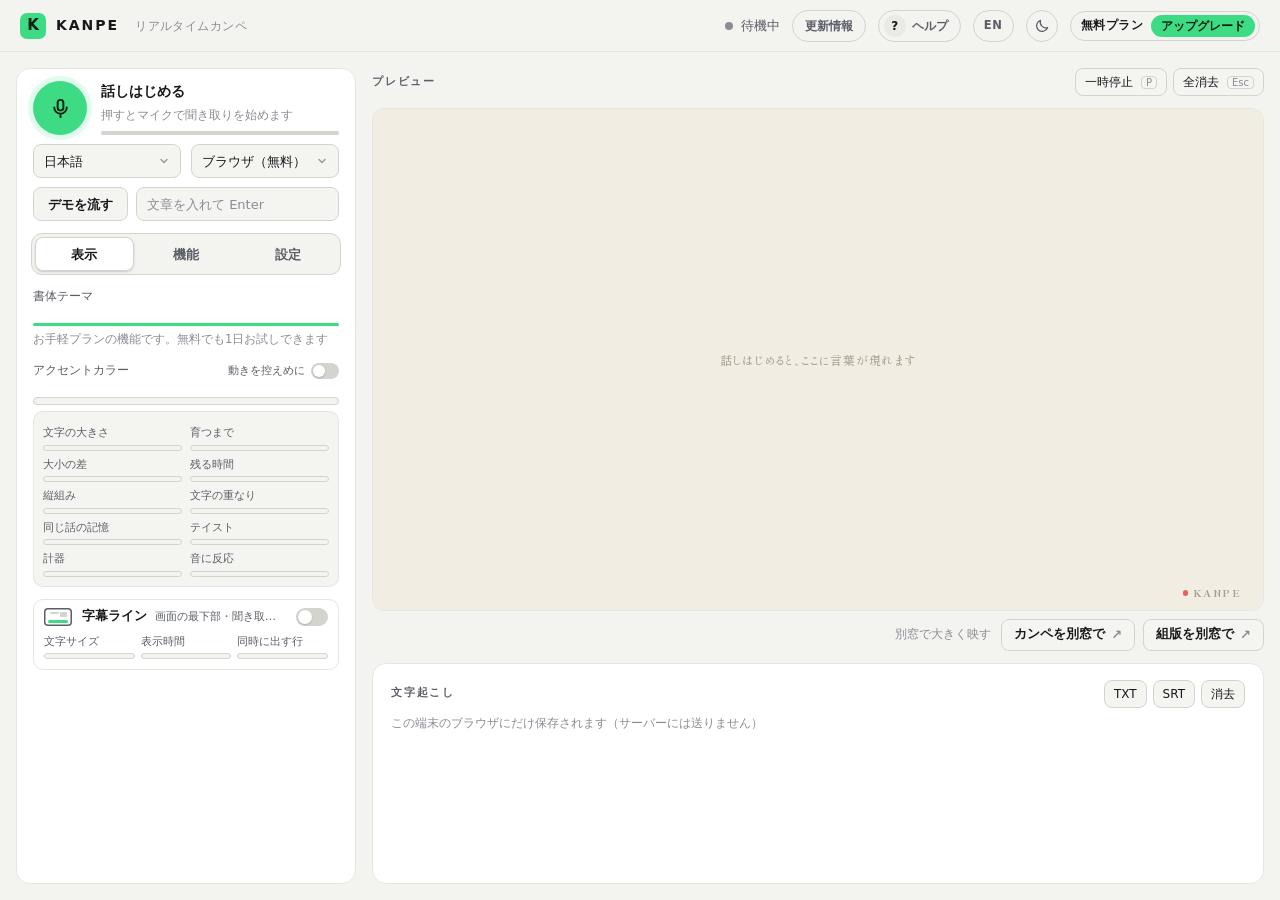
<file: app.html>
<!doctype html>
<html lang="ja">
<head>
<meta charset="utf-8">
<meta name="viewport" content="width=device-width, initial-scale=1">
<title>KANPE コンソール</title>
<meta name="description" content="KANPE の操作画面。マイクで話すと、キーワードがその場で日本語タイポグラフィになります。">
<meta name="robots" content="noindex, follow">
<meta property="og:type" content="website">
<meta property="og:site_name" content="KANPE">
<meta property="og:locale" content="ja_JP">
<meta property="og:url" content="https://kanpe.yoneken.xyz/app">
<meta property="og:title" content="KANPE コンソール｜話すと、文字が組まれる。">
<meta property="og:description" content="マイクで話すと、キーワードがその場で日本語タイポグラフィに。登録不要・無料で使えるリアルタイムカンペ。">
<meta property="og:image" content="https://kanpe.yoneken.xyz/assets/og.png?v=2">
<meta property="og:image:type" content="image/png">
<meta property="og:image:width" content="1200">
<meta property="og:image:height" content="630">
<meta property="og:image:alt" content="KANPE｜話すと、文字が組まれる。ライブ配信の声をその場で日本語タイポグラフィにするリアルタイムカンペ">
<meta name="twitter:card" content="summary_large_image">
<meta name="twitter:title" content="KANPE コンソール｜話すと、文字が組まれる。">
<meta name="twitter:description" content="マイクで話すと、キーワードがその場で日本語タイポグラフィに。登録不要・無料で使えるリアルタイムカンペ。">
<meta name="twitter:image" content="https://kanpe.yoneken.xyz/assets/og.png?v=2">
<meta name="twitter:image:alt" content="KANPE｜話すと、文字が組まれる。">
<link rel="icon" href="assets/icon.svg" type="image/svg+xml">
<link rel="icon" href="assets/favicon-32.png" sizes="32x32" type="image/png">
<link rel="apple-touch-icon" href="assets/apple-touch-icon.png">
<link rel="stylesheet" href="https://fonts.googleapis.com/css2?family=Shippori+Mincho+B1:wght@800&family=Zen+Kaku+Gothic+New:wght@900&family=Dela+Gothic+One&family=Zen+Maru+Gothic:wght@900&family=Yuji+Boku&family=DotGothic16&text=%E5%AD%97%20BGMPRcdefhilnotux%E3%82%AF%E3%82%B4%E3%82%B7%E3%83%83%E3%83%88%E3%83%89%E4%B8%B8%E5%A4%AA%E6%98%8E%E6%9C%9D%E6%A5%B5&display=swap">
<script>try{var t=localStorage.getItem('kanpe.ui');t=(t==='light'||t==='dark')?t:null;if(t)document.documentElement.dataset.theme=t;document.documentElement.dataset.mode=t||'light'}catch(e){}</script>
<meta name="theme-color" content="#f3f3f0">
<link rel="stylesheet" href="styles/console.css?v=202610251717">
</head>
<body>
<header class="top">
  <a class="brand" href="index.html" title="KANPE のトップへ"><span class="mark">K</span>KANPE<small>リアルタイムカンペ</small></a>
  <div class="top-right">
    <div class="status"><span id="dot" class="dot"></span><span id="statusText">待機中</span></div>
    <button id="btnNews" class="news-btn" type="button" data-news-open aria-haspopup="dialog" title="更新情報（バージョンの更新履歴）"><b>更新情報</b><em class="news-new">NEW</em></button>
    <button id="btnHelp" class="help-btn" type="button" aria-haspopup="dialog" title="使い方ガイド（?）"><span aria-hidden="true">?</span><b>ヘルプ</b></button>
    <a class="lang-link" href="en/app.html" hreflang="en" lang="en" data-lang-switch title="English version">EN</a>
    <button class="mode-btn" type="button" data-mode-toggle aria-label="表示モードを切り替える"><svg class="i-moon" viewBox="0 0 24 24" aria-hidden="true"><path d="M20.5 14.2A8.5 8.5 0 0 1 9.8 3.5a8.5 8.5 0 1 0 10.7 10.7z"/></svg><svg class="i-sun" viewBox="0 0 24 24" aria-hidden="true"><circle cx="12" cy="12" r="4.2"/><path d="M12 2.5v2.2M12 19.3v2.2M2.5 12h2.2M19.3 12h2.2M5.3 5.3l1.6 1.6M17.1 17.1l1.6 1.6M5.3 18.7l1.6-1.6M17.1 6.9l1.6-1.6"/></svg></button>
    <a id="planBadge" class="plan-badge" href="index.html#pricing"><b>無料プラン</b><span>アップグレード</span></a>
    <button class="menu-btn" type="button" data-menu-btn aria-controls="appMenu" aria-expanded="false" aria-label="メニュー"><svg viewBox="0 0 24 24" aria-hidden="true"><path class="b1" d="M4 7h16"/><path class="b2" d="M4 12h16"/><path class="b3" d="M4 17h16"/></svg></button>
    <div id="appMenu" class="menu-panel">
      <button class="menu-row" type="button" data-help-open data-menu-close><span class="mi" aria-hidden="true">?</span>使い方ガイド</button>
      <button class="menu-row news-row" type="button" data-news-open data-menu-close><span class="mi" aria-hidden="true">✦</span>更新情報<em class="news-new">NEW</em></button>
      <a class="menu-row" href="en/app.html" hreflang="en" lang="en" data-lang-switch><span class="mi" aria-hidden="true">EN</span>English</a>
      <button class="menu-row" type="button" data-mode-toggle><span class="mi" aria-hidden="true"><svg class="i-moon" viewBox="0 0 24 24" aria-hidden="true"><path d="M20.5 14.2A8.5 8.5 0 0 1 9.8 3.5a8.5 8.5 0 1 0 10.7 10.7z"/></svg><svg class="i-sun" viewBox="0 0 24 24" aria-hidden="true"><circle cx="12" cy="12" r="4.2"/><path d="M12 2.5v2.2M12 19.3v2.2M2.5 12h2.2M19.3 12h2.2M5.3 5.3l1.6 1.6M17.1 17.1l1.6 1.6M5.3 18.7l1.6-1.6M17.1 6.9l1.6-1.6"/></svg></span><span class="when-light">ダークモード</span><span class="when-dark">ライトモード</span></button>
    </div>
  </div>
</header>

<main class="grid">
  <section class="panel controls" aria-label="設定">
    <div class="sec mic-sec">
      <div class="mic-row">
        <button id="btnMic" class="mic-btn" type="button" aria-pressed="false" aria-label="話しはじめる">
          <svg class="ic ic-mic" viewBox="0 0 24 24" aria-hidden="true"><rect x="9" y="3" width="6" height="11" rx="3"/><path d="M5.5 11a6.5 6.5 0 0 0 13 0M12 17.5V21"/></svg>
          <svg class="ic ic-stop" viewBox="0 0 24 24" aria-hidden="true"><rect x="7" y="7" width="10" height="10" rx="2.5"/></svg>
        </button>
        <div class="mic-info">
          <b id="micLabel">話しはじめる</b>
          <span id="micHint" class="hint">押すとマイクで聞き取りを始めます</span>
          <div class="meter" title="入力レベル"><i id="meter"></i></div>
          <button id="meterOn" class="meter-on" type="button" hidden>レベル表示を戻す</button>
        </div>
      </div>
      <div class="grid2">
        <label class="field"><span class="lbl">言語</span>
          <select id="lang"><option value="ja-JP">日本語</option><option value="en-US">English</option></select>
        </label>
        <label class="field"><span class="lbl">認識エンジン</span>
          <select id="engine">
            <option value="browser">ブラウザ（無料）</option>
            <option value="cloud">高精度（おトク）</option>
          </select>
        </label>
      </div>
      <div id="proNote" class="pro-note" hidden>
        <b>高精度認識はおトクプランの機能です</b>
        <p>固有名詞や専門用語に強いクラウド認識で、拾う言葉の精度が上がります。おトクプラン<span class="price-txt">（月 ¥2,980・月20時間つき。週3回×2時間の配信がまるごと収まります）</span>で使えます。話している人の自動聞き分けも入ります（近日公開）。</p>
        <a class="price-txt" href="index.html#pricing">料金を見る</a>
      </div>
      <div class="field try">
        <span class="lbl">マイクなしで試す</span>
        <div class="try-row">
          <button id="btnDemo" class="btn" type="button">デモを流す</button>
          <form id="typeForm" class="type"><input id="typeInput" placeholder="文章を入れて Enter" autocomplete="off" aria-label="テキストで試す"></form>
        </div>
      </div>
    </div>

    <div class="side-tabs" role="tablist" aria-label="設定の切り替え">
      <button id="tabLook" class="side-tab" type="button" role="tab" aria-selected="true" aria-controls="paneLook" data-tab="look">表示</button>
      <button id="tabFeat" class="side-tab" type="button" role="tab" aria-selected="false" aria-controls="paneFeat" data-tab="feat" tabindex="-1">機能<i class="tab-dot" title="ブレストモードがオン" aria-hidden="true"></i></button>
      <button id="tabSet" class="side-tab" type="button" role="tab" aria-selected="false" aria-controls="paneSet" data-tab="set" tabindex="-1">設定</button>
    </div>

    <div class="side-panes">
      <div id="paneLook" class="sec pane" role="tabpanel" aria-labelledby="tabLook">
        <div class="field theme-field">
          <div class="lbl-row theme-lbls"><span class="lbl">書体テーマ</span><span class="pro-lbl" title="プレミアム書体"><em class="plus-mark" title="お手軽プランの機能"><b aria-hidden="true">+</b><span class="vh">（お手軽プランの機能）</span></em></span></div>
          <div class="theme-row">
            <div id="themes" class="themes" role="radiogroup" aria-label="書体テーマ"></div>
            <div id="proThemes" class="themes pro-row" role="radiogroup" aria-label="プレミアム書体"></div>
          </div>
        </div>
        <div id="trialBox" class="trial">
          <div class="trial-bar"><i id="trialFill"></i></div>
          <p class="hint trial-note" title="＋ の付いた機能（プレミアム書体・背景・ロゴ・VJ モード・話者の色分け）は、お手軽プラン（月¥480）でまとめて使えます。無料プランでも、使い始めてから24時間お試しできます"><em class="plus-mark" aria-hidden="true"><b>+</b></em><span id="trialNote">お手軽プランの機能です。無料でも1日お試しできます</span></p>
        </div>
        <div class="field">
          <div class="lbl-row"><span class="lbl" title="初めて出た言葉の色と下線">アクセントカラー</span><label class="mini-switch" title="言葉の出入りや演出の動きを小さくします"><span>動きを控えめに</span><input id="reduceMotion" type="checkbox" role="switch"></label></div>
          <div id="accents" class="accents" role="radiogroup" aria-label="アクセントカラー"></div>
        </div>
        <div class="field lay-field">
          <div id="layouts" class="segmented four" role="radiogroup" aria-label="レイアウト"></div>
          <div class="lay-opts" role="group" aria-labelledby="layoutNote">
            <p id="layoutNote" class="lay-note"></p>
            <div id="layGrid" class="opt-grid" data-novj>
              <div class="opt"><span class="lbl">文字の大きさ</span><div id="optSize" class="segmented step-seg" role="radiogroup" aria-label="文字の大きさ"></div></div>
              <div class="opt" data-lay="compose kanpe"><span class="lbl" title="同じ言葉を何回くり返したら、ひと回り大きくなるか">育つまで</span><div id="optGrow" class="segmented step-seg" role="radiogroup" aria-label="育つまでのくり返し回数"></div></div>
              <div class="opt" data-lay="compose"><span class="lbl">大小の差</span><div id="optJump" class="segmented step-seg" role="radiogroup" aria-label="大小の差"></div></div>
              <div class="opt" data-lay="compose"><span class="lbl">残る時間</span><div id="optLife" class="segmented step-seg" role="radiogroup" aria-label="残る時間"></div></div>
              <div class="opt" data-lay="compose"><span class="lbl">縦組み</span><div id="optVert" class="segmented step-seg four" role="radiogroup" aria-label="縦組みの量"></div></div>
              <div class="opt" data-lay="compose"><span class="lbl" title="オンにすると、言葉の上に言葉が重なります">文字の重なり</span><div id="optOverlap" class="segmented step-seg two" role="radiogroup" aria-label="文字の重なり"></div></div>
              <div class="opt" data-lay="kanpe" id="kanpeOpts"><span class="lbl" title="この時間内にくり返した言葉ほど大きく、長く残ります">同じ話の記憶</span><div id="echoSpans" class="segmented step-seg" role="radiogroup" aria-label="同じ話の記憶"></div></div>
              <div class="opt" data-lay="motion"><span class="lbl" title="字の現れかたと、図形の選びかた">テイスト</span><div id="optTaste" class="segmented step-seg" role="radiogroup" aria-label="モーションのテイスト"></div></div>
              <div class="opt" data-lay="motion"><span class="lbl" title="四隅の経過時間・話す速さ・声の大きさ・場面の番号">計器</span><div id="optHud" class="segmented step-seg two" role="radiogroup" aria-label="四隅の計器"></div></div>
              <div class="opt" data-lay="motion"><span class="lbl" title="声の大きさや、BGM・会場の音の拍に合わせて画面が動きます（マイクの音はこの端末の中だけで使います）">音に反応</span><div id="optSound" class="segmented step-seg" role="radiogroup" aria-label="音に反応"></div></div>
            </div>
            <div id="vjOpts" class="vj-opts" hidden>
              <span class="lbl">スタイル<em class="plus-mark" title="お手軽プランの機能"><b aria-hidden="true">+</b><span class="vh">（お手軽プランの機能）</span></em></span>
              <div id="vjStyles" class="segmented four step-seg" role="radiogroup" aria-label="VJ スタイル"></div>
              <span class="lbl">書体</span>
              <div id="vjFonts" class="segmented five vj-fonts step-seg" role="radiogroup" aria-label="VJ の書体"></div>
            </div>
          </div>
        </div>
        <section id="capCard" class="cap-card" aria-labelledby="capH">
          <label class="cap-head">
            <span class="cap-ic" aria-hidden="true"><i></i></span>
            <span class="cap-tt"><b id="capH">字幕ライン</b><small>画面の最下部・聞き取った文</small><small class="cap-mo" title="モーションでは、話した文そのものが画面の主役になるので、字幕ラインは出ません">モーションでは出ません</small></span>
            <input id="caption" type="checkbox" role="switch" aria-describedby="capH">
          </label>
          <div id="capOpts" class="opt-grid three">
            <div class="opt"><span class="lbl">文字サイズ</span><div id="capSizes" class="segmented step-seg" role="radiogroup" aria-label="字幕の文字サイズ"></div></div>
            <div class="opt"><span class="lbl">表示時間</span><div id="capTtls" class="segmented step-seg" role="radiogroup" aria-label="字幕の表示時間"></div></div>
            <div class="opt"><span class="lbl">同時に出す行</span><div id="capLinesSeg" class="segmented step-seg" role="radiogroup" aria-label="字幕の同時に出す行"></div></div>
          </div>
        </section>
      </div>

      <div id="paneFeat" class="sec pane feat-pane" role="tabpanel" aria-labelledby="tabFeat" hidden>
        <section class="feat-sec coin-sec" aria-labelledby="coinH">
          <h2 id="coinH" class="feat-h coin-h"><span class="coin-ic" aria-hidden="true">✦</span>ブレストモード<em class="coin-state">ON</em></h2>
          <div class="coin-card">
            <div class="coin-art" aria-hidden="true"><span class="ca-a">価格</span><span class="ca-x">×</span><span class="ca-b">地方</span><span class="ca-eq">→</span><span class="ca-c">地格</span></div>
            <label class="switch coin-switch"><span><b>新語ミックス</b><small>画面の言葉どうしを掛け合わせて、新しい言葉を生みます（オンなら自動で）</small></span><input id="fusion" type="checkbox" role="switch"></label>
            <div class="coin-row">
              <button id="btnFuse" class="btn" type="button">いま混ぜる <kbd>M</kbd></button>
              <span class="hint">押すたびに1つ生まれます</span>
            </div>
            <div class="coin-opts">
              <div class="coin-opt"><span class="lbl">出かた</span><div id="fzMotions" class="segmented four" role="radiogroup" aria-label="新語の出かた"></div><p id="fzMotionNote" class="hint"></p></div>
              <div class="coin-opt"><span class="lbl">新語の色</span><div id="fzColors" class="accents fz-colors" role="radiogroup" aria-label="新語の色"></div></div>
              <div class="coin-pair">
                <div class="coin-opt"><span class="lbl">速さ</span><div id="fzSpeeds" class="segmented" role="radiogroup" aria-label="新語の出る速さ"></div></div>
                <div class="coin-opt"><span class="lbl" title="オンのとき、自動で新語を混ぜる頻度">頻度</span><div id="fzFreqs" class="segmented" role="radiogroup" aria-label="自動で混ぜる頻度"></div></div>
              </div>
            </div>
          </div>
        </section>
        <section class="feat-sec" id="speakerSec" aria-labelledby="spH">
          <div class="sp-head"><h2 id="spH" class="feat-h">話者<em class="plus-mark" title="お手軽プランの機能"><b aria-hidden="true">+</b><span class="vh">（お手軽プランの機能）</span></em></h2><div id="spModes" class="segmented" role="radiogroup" aria-label="話者の色分け"></div></div>
          <p id="spModeNote" class="hint"></p>
          <div id="spBody" class="sp-body" hidden>
            <div class="field"><span class="lbl">人数</span><div id="spCounts" class="segmented" role="radiogroup" aria-label="話者の人数"></div></div>
            <div class="field"><span class="lbl">名前と色</span><ul id="spList" class="sp-list"></ul></div>
            <div class="field"><span class="lbl">いま話している人 <kbd>1</kbd>〜<kbd>4</kbd></span><div id="spNow" class="sp-now" role="group" aria-label="いま話している人"></div></div>
          </div>
          <p class="hint sp-soon">おトクプランでは、クラウド認識が声を聞き分けて自動で色分けします（近日公開）</p>
        </section>
      </div>

      <div id="paneSet" class="pane more-pane" role="tabpanel" aria-labelledby="tabSet" hidden>
        <details class="acc-sec" name="set" id="bgSec">
          <summary><span class="acc-t">背景（画像・カメラ）<em class="plus-mark" title="お手軽プランの機能"><b aria-hidden="true">+</b><span class="vh">（お手軽プランの機能）</span></em></span><small class="acc-d">画像やカメラの映像の上に文字を重ねる</small><b id="stBg" class="acc-st" hidden></b></summary>
          <div class="acc-body">
            <div class="bg-row">
              <div id="bgThumb" class="bg-thumb" aria-hidden="true"></div>
              <div class="bg-actions">
                <label class="btn bg-pick">画像を選ぶ<input id="bgFile" type="file" accept="image/*"></label>
                <button id="bgRemove" class="btn" type="button" hidden>外す</button>
              </div>
            </div>
            <div class="cam-row">
              <button id="bgCam" class="btn bg-cam" type="button" aria-pressed="false">カメラを映す</button>
              <select id="bgCamSel" aria-label="使うカメラ" hidden></select>
            </div>
            <label class="switch" id="bgMirrorRow" hidden><span>カメラを左右反転</span><input id="bgMirror" type="checkbox" role="switch"></label>
            <label class="slider" id="bgDimRow" hidden><span class="lbl">背景の暗さ</span><output id="vBgDim"></output><input id="bgDim" type="range" min="0" max="0.85" step="0.05"></label>
            <p class="hint">画像は長い辺が1000px以下になるよう自動で縮小し、表示の窓に合わせてトリミングします。カメラの映像はこの端末の中だけで使い、どこにも送りません（OBS のブラウザソースでは映りません）</p>
          </div>
        </details>
        <details class="acc-sec" name="set" id="logoSec">
          <summary><span class="acc-t">ロゴ<em class="plus-mark" title="お手軽プランの機能"><b aria-hidden="true">+</b><span class="vh">（お手軽プランの機能）</span></em></span><small class="acc-d">画面の左上に正方形のロゴを出す</small><b id="stLogo" class="acc-st" hidden></b></summary>
          <div class="acc-body">
            <div class="logo-row">
              <div id="logoThumb" class="logo-thumb" aria-hidden="true"></div>
              <div class="bg-actions">
                <label class="btn logo-pick">ロゴを選ぶ<input id="logoFile" type="file" accept="image/*"></label>
                <button id="logoRemove" class="btn" type="button" hidden>外す</button>
              </div>
            </div>
            <div id="logoSizeRow" class="field" hidden><span class="lbl">大きさ</span><div id="logoSizes" class="segmented" role="radiogroup" aria-label="ロゴの大きさ"></div></div>
            <p class="hint">真ん中を正方形（1:1）に切り抜いて、左上に出します。背景が透明な PNG がおすすめです。言葉はロゴを避けて並びます</p>
          </div>
        </details>
        <details class="acc-sec" name="set" id="dictSec">
          <summary><span class="acc-t">辞書</span><small class="acc-d">登録キーワードと NG ワード</small><b id="stDict" class="acc-st" hidden></b></summary>
          <div class="acc-body">
            <label class="field"><span class="lbl">登録キーワード</span><textarea id="registered" rows="2" placeholder="商品名、番組名、ゲストの名前など"></textarea><span class="hint">強調して表示し、優先して拾います。読点か改行で区切ります。</span></label>
            <label class="field"><span class="lbl">NG ワード</span><textarea id="ng" rows="2" placeholder="社外秘のコードネームなど"></textarea><span class="hint">画面にも字幕にも出しません。</span></label>
          </div>
        </details>
        <details class="acc-sec" name="set" id="obsSec">
          <summary><span class="acc-t">OBS に重ねる<small class="acc-tag">実験的</small></span><small class="acc-d">配信画面に透過で重ねる</small><b id="stObs" class="acc-st" hidden></b></summary>
          <div class="acc-body">
              <p class="hint">別窓（カンペ・組版）は、プレビューの右下から開けます</p>
            <ol class="steps-mini">
              <li>OBS の「ツール → WebSocketサーバー設定」でサーバーを有効にする</li>
              <li>接続先とパスワードを入れて「接続」</li>
              <li>「URLをコピー」して OBS のブラウザソースに貼る（1920×1080）</li>
            </ol>
            <div class="grid2">
              <input id="obsUrl" class="mono" placeholder="ws://127.0.0.1:4455" aria-label="接続先">
              <input id="obsPassword" type="password" placeholder="パスワード" aria-label="パスワード">
            </div>
            <div class="obs-actions">
              <button id="obsConnect" class="btn" type="button">接続</button>
              <button id="obsCopy" class="btn" type="button">URLをコピー</button>
              <span id="obsStatus" class="hint">未接続</span>
            </div>
          </div>
        </details>
        <p class="hint more-legend"><em class="plus-mark" aria-hidden="true"><b>+</b></em>お手軽プランの機能です。無料でも1日お試しできます</p>
      </div>
    </div>
  </section>

  <section class="panel right">
    <div class="preview-head">
      <h2>プレビュー</h2>
      <div class="ops">
        <button id="btnPause" class="ghost small" title="P">一時停止 <kbd>P</kbd></button>
        <button id="btnClear" class="ghost small" title="Esc">全消去 <kbd>Esc</kbd></button>
      </div>
    </div>
    <div class="preview"><iframe id="preview" src="display.html?embed=1" title="表示プレビュー" allow="camera"></iframe></div>
    <div class="preview-foot">
      <span class="hint">別窓で大きく映す</span>
      <button id="openKanpe" class="btn pop-btn" type="button">カンペを別窓で</button>
      <button id="openStage" class="btn pop-btn" type="button">組版を別窓で</button>
    </div>

    <div class="card transcript">
      <div class="preview-head">
        <h2>文字起こし</h2>
        <div class="ops">
          <button id="dlTxt" class="ghost small">TXT</button>
          <button id="dlSrt" class="ghost small">SRT</button>
          <button id="clrTx" class="ghost small">消去</button>
        </div>
      </div>
      <p class="hint tx-note">この端末のブラウザにだけ保存されます（サーバーには送りません）</p>
      <div id="coinMemo" class="coin-memo" hidden><span class="coin-memo-lbl">生まれた新語</span><ul id="coins" class="coins"></ul></div>
      <p id="live" class="live"></p>
      <ol id="tx" class="tx"></ol>
    </div>
  </section>
</main>
<div id="toast" class="toast"></div>
<script src="src/ui/lang.js?v=202610251717" defer></script>
<script src="src/ui/menu.js?v=202610251717" defer></script>
<script src="src/ui/mode.js?v=202610251717" defer></script>
<script type="module" src="src/console/console.js?v=202610251717"></script>
</body>
</html>
</file>
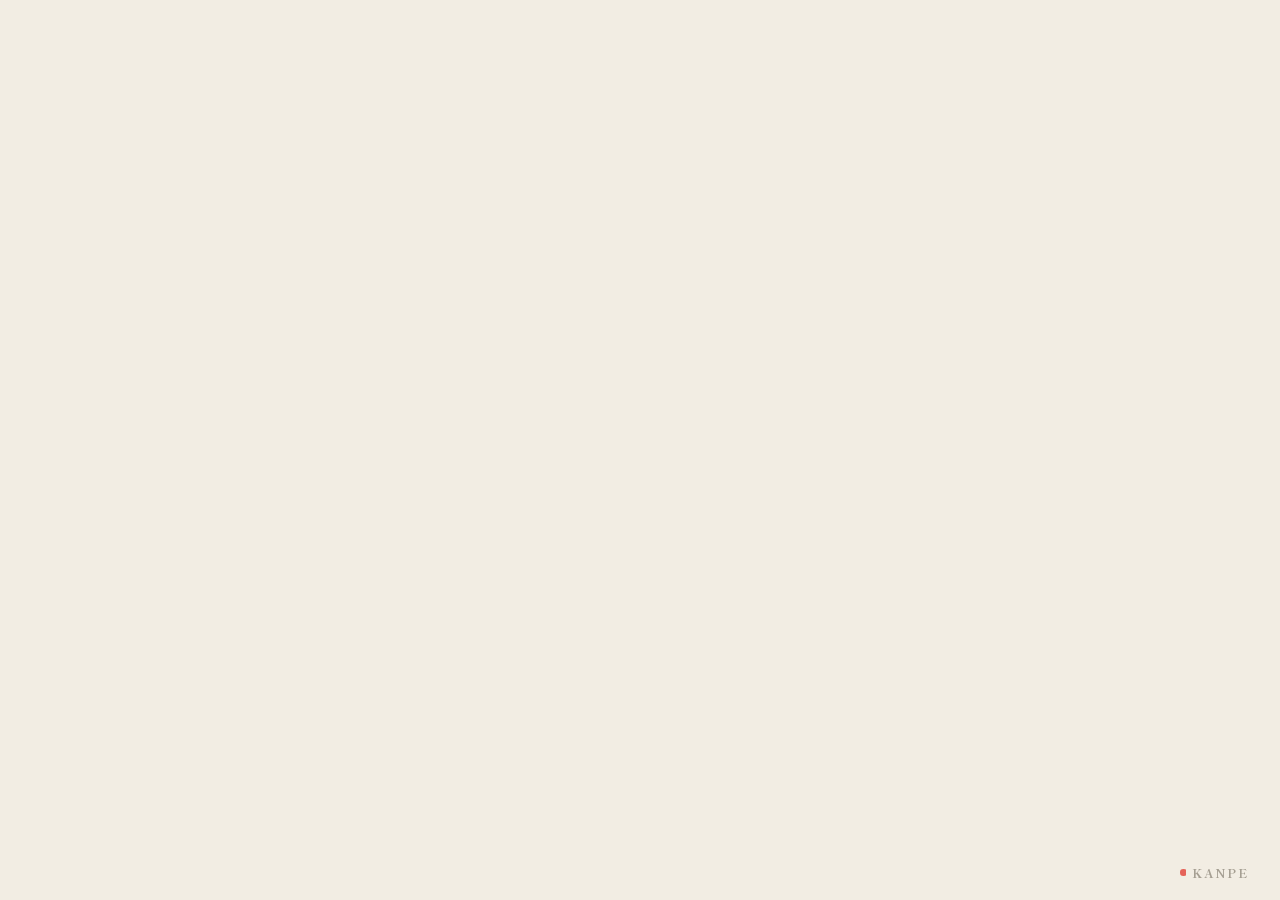
<file: display.html>
<!doctype html>
<html lang="ja">
<head>
<meta charset="utf-8">
<meta name="viewport" content="width=device-width, initial-scale=1">
<title>KANPE 表示ビュー</title>
<meta name="robots" content="noindex">
<link rel="icon" href="assets/icon.svg" type="image/svg+xml">
<link rel="icon" href="assets/favicon-32.png" sizes="32x32" type="image/png">
<link rel="apple-touch-icon" href="assets/apple-touch-icon.png">
<link rel="preconnect" href="https://fonts.googleapis.com">
<link rel="preconnect" href="https://fonts.gstatic.com" crossorigin>
<link rel="stylesheet" href="styles/display.css?v=202610251717">
</head>
<body>
<div id="bg" aria-hidden="true"></div>
<div id="stage"></div>
<img id="logo" alt="" aria-hidden="true" hidden>
<div id="caption" aria-live="polite"></div>
<div id="hint">話しはじめると、ここに言葉が現れます</div>
<div id="credit" aria-hidden="true"><i></i>KANPE</div>
<script type="module" src="src/display/display.js?v=202610251717"></script>
</body>
</html>
</file>
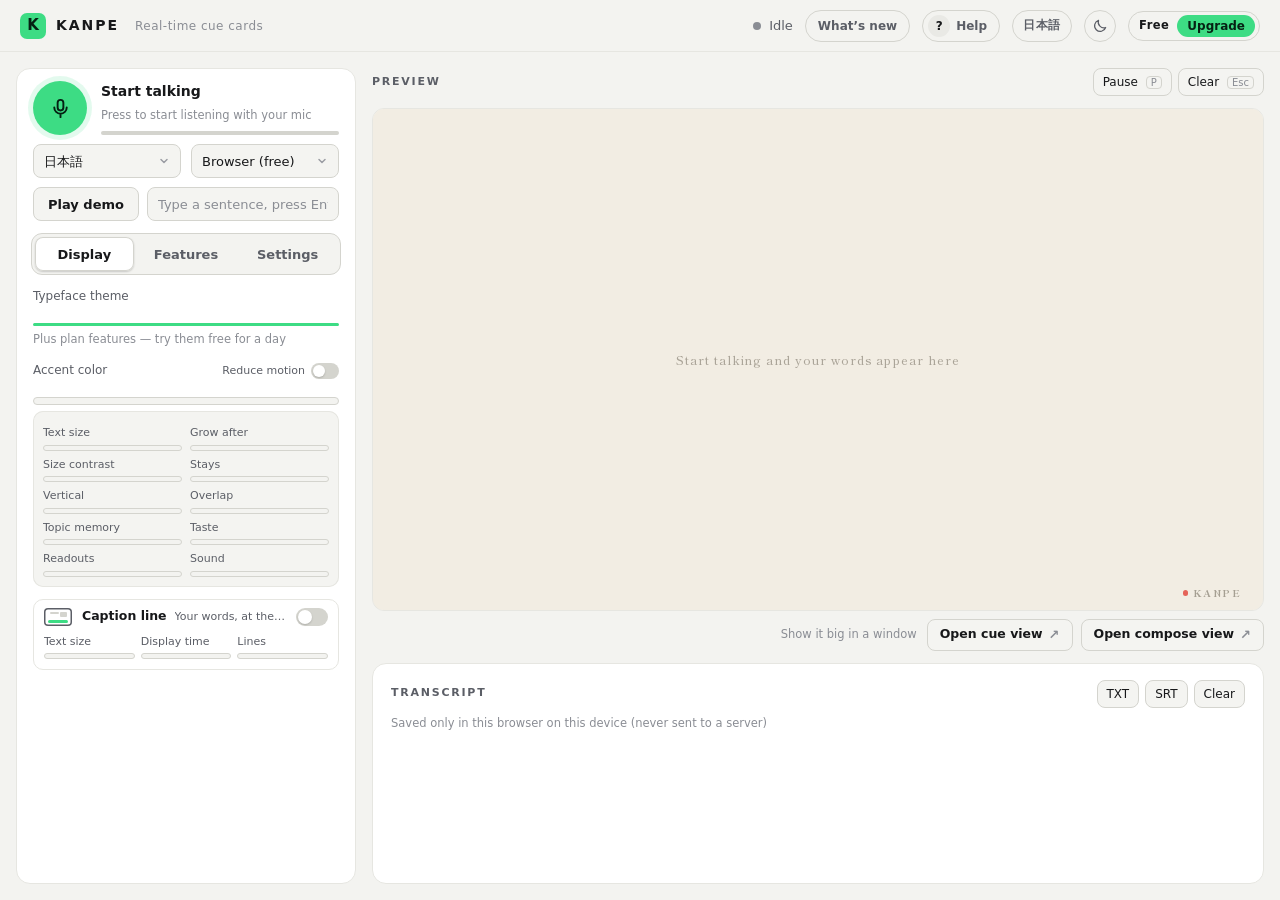
<file: en/app.html>
<!doctype html>
<html lang="en">
<head>
<meta charset="utf-8">
<meta name="viewport" content="width=device-width, initial-scale=1">
<title>KANPE Console</title>
<meta name="description" content="The KANPE console. Talk into your mic and keywords turn into live typography on screen.">
<meta name="robots" content="noindex, follow">
<meta property="og:type" content="website">
<meta property="og:site_name" content="KANPE">
<meta property="og:locale" content="en_US">
<meta property="og:url" content="https://kanpe.yoneken.xyz/en/app">
<meta property="og:title" content="KANPE Console | Speak, and your words take shape.">
<meta property="og:description" content="Talk into your mic and keywords become live typography. A free real-time cue card for streamers, no sign-up needed.">
<meta property="og:image" content="https://kanpe.yoneken.xyz/assets/og-en.png?v=1">
<meta property="og:image:type" content="image/png">
<meta property="og:image:width" content="1200">
<meta property="og:image:height" content="630">
<meta property="og:image:alt" content="KANPE | Speak, and your words take shape. A real-time cue card that turns your stream’s voice into typography.">
<meta name="twitter:card" content="summary_large_image">
<meta name="twitter:title" content="KANPE Console | Speak, and your words take shape.">
<meta name="twitter:description" content="Talk into your mic and keywords become live typography. A free real-time cue card for streamers, no sign-up needed.">
<meta name="twitter:image" content="https://kanpe.yoneken.xyz/assets/og-en.png?v=1">
<meta name="twitter:image:alt" content="KANPE | Speak, and your words take shape.">
<link rel="icon" href="../assets/icon.svg" type="image/svg+xml">
<link rel="icon" href="../assets/favicon-32.png" sizes="32x32" type="image/png">
<link rel="apple-touch-icon" href="../assets/apple-touch-icon.png">
<link rel="stylesheet" href="https://fonts.googleapis.com/css2?family=Shippori+Mincho+B1:wght@800&family=Zen+Kaku+Gothic+New:wght@900&family=Dela+Gothic+One&family=Zen+Maru+Gothic:wght@900&family=Yuji+Boku&family=DotGothic16&text=%E5%AD%97%20BGMPRcdefhilnotux%E3%82%AF%E3%82%B4%E3%82%B7%E3%83%83%E3%83%88%E3%83%89%E4%B8%B8%E5%A4%AA%E6%98%8E%E6%9C%9D%E6%A5%B5&display=swap">
<script>try{var t=localStorage.getItem('kanpe.ui');t=(t==='light'||t==='dark')?t:null;if(t)document.documentElement.dataset.theme=t;document.documentElement.dataset.mode=t||'light'}catch(e){}</script>
<meta name="theme-color" content="#f3f3f0">
<link rel="stylesheet" href="../styles/console.css?v=202610251717">
</head>
<body>
<header class="top">
  <a class="brand" href="index.html" title="Back to the KANPE home page"><span class="mark">K</span>KANPE<small>Real-time cue cards</small></a>
  <div class="top-right">
    <div class="status"><span id="dot" class="dot"></span><span id="statusText">Idle</span></div>
    <button id="btnNews" class="news-btn" type="button" data-news-open aria-haspopup="dialog" title="What’s new (version history)"><b>What’s new</b><em class="news-new">NEW</em></button>
    <button id="btnHelp" class="help-btn" type="button" aria-haspopup="dialog" title="How to use KANPE (?)"><span aria-hidden="true">?</span><b>Help</b></button>
    <a class="lang-link jp" href="../app.html" hreflang="ja" lang="ja" data-lang-switch title="日本語版">日本語</a>
    <button class="mode-btn" type="button" data-mode-toggle aria-label="Switch color mode"><svg class="i-moon" viewBox="0 0 24 24" aria-hidden="true"><path d="M20.5 14.2A8.5 8.5 0 0 1 9.8 3.5a8.5 8.5 0 1 0 10.7 10.7z"/></svg><svg class="i-sun" viewBox="0 0 24 24" aria-hidden="true"><circle cx="12" cy="12" r="4.2"/><path d="M12 2.5v2.2M12 19.3v2.2M2.5 12h2.2M19.3 12h2.2M5.3 5.3l1.6 1.6M17.1 17.1l1.6 1.6M5.3 18.7l1.6-1.6M17.1 6.9l1.6-1.6"/></svg></button>
    <a id="planBadge" class="plan-badge" href="index.html#pricing"><b>Free</b><span>Upgrade</span></a>
    <button class="menu-btn" type="button" data-menu-btn aria-controls="appMenu" aria-expanded="false" aria-label="Menu"><svg viewBox="0 0 24 24" aria-hidden="true"><path class="b1" d="M4 7h16"/><path class="b2" d="M4 12h16"/><path class="b3" d="M4 17h16"/></svg></button>
    <div id="appMenu" class="menu-panel">
      <button class="menu-row" type="button" data-help-open data-menu-close><span class="mi" aria-hidden="true">?</span>How to use</button>
      <button class="menu-row news-row" type="button" data-news-open data-menu-close><span class="mi" aria-hidden="true">✦</span>What’s new<em class="news-new">NEW</em></button>
      <a class="menu-row" href="../app.html" hreflang="ja" lang="ja" data-lang-switch><span class="mi" aria-hidden="true">JA</span>日本語</a>
      <button class="menu-row" type="button" data-mode-toggle><span class="mi" aria-hidden="true"><svg class="i-moon" viewBox="0 0 24 24" aria-hidden="true"><path d="M20.5 14.2A8.5 8.5 0 0 1 9.8 3.5a8.5 8.5 0 1 0 10.7 10.7z"/></svg><svg class="i-sun" viewBox="0 0 24 24" aria-hidden="true"><circle cx="12" cy="12" r="4.2"/><path d="M12 2.5v2.2M12 19.3v2.2M2.5 12h2.2M19.3 12h2.2M5.3 5.3l1.6 1.6M17.1 17.1l1.6 1.6M5.3 18.7l1.6-1.6M17.1 6.9l1.6-1.6"/></svg></span><span class="when-light">Dark mode</span><span class="when-dark">Light mode</span></button>
    </div>
  </div>
</header>

<main class="grid">
  <section class="panel controls" aria-label="Settings">
    <div class="sec mic-sec">
      <div class="mic-row">
        <button id="btnMic" class="mic-btn" type="button" aria-pressed="false" aria-label="Start talking">
          <svg class="ic ic-mic" viewBox="0 0 24 24" aria-hidden="true"><rect x="9" y="3" width="6" height="11" rx="3"/><path d="M5.5 11a6.5 6.5 0 0 0 13 0M12 17.5V21"/></svg>
          <svg class="ic ic-stop" viewBox="0 0 24 24" aria-hidden="true"><rect x="7" y="7" width="10" height="10" rx="2.5"/></svg>
        </button>
        <div class="mic-info">
          <b id="micLabel">Start talking</b>
          <span id="micHint" class="hint">Press to start listening with your mic</span>
          <div class="meter" title="Input level"><i id="meter"></i></div>
          <button id="meterOn" class="meter-on" type="button" hidden>Show level meter</button>
        </div>
      </div>
      <div class="grid2">
        <label class="field"><span class="lbl">Speech language</span>
          <select id="lang"><option value="ja-JP">日本語</option><option value="en-US">English</option></select>
        </label>
        <label class="field"><span class="lbl">Recognition</span>
          <select id="engine">
            <option value="browser">Browser (free)</option>
            <option value="cloud">High accuracy (Pro)</option>
          </select>
        </label>
      </div>
      <div id="proNote" class="pro-note" hidden>
        <b>High-accuracy recognition is a Pro feature</b>
        <p>Cloud recognition that handles names and jargon picks up words more accurately. Included in the Pro plan<span class="price-txt"> (¥2,980/mo with 20 hours a month — enough for three 2-hour streams a week)</span>, along with automatic speaker separation. Coming soon.</p>
        <a class="price-txt" href="index.html#pricing">See pricing</a>
      </div>
      <div class="field try">
        <span class="lbl">Try without a mic</span>
        <div class="try-row">
          <button id="btnDemo" class="btn" type="button">Play demo</button>
          <form id="typeForm" class="type"><input id="typeInput" placeholder="Type a sentence, press Enter" autocomplete="off" aria-label="Try with text"></form>
        </div>
      </div>
    </div>

    <div class="side-tabs" role="tablist" aria-label="Settings tabs">
      <button id="tabLook" class="side-tab" type="button" role="tab" aria-selected="true" aria-controls="paneLook" data-tab="look">Display</button>
      <button id="tabFeat" class="side-tab" type="button" role="tab" aria-selected="false" aria-controls="paneFeat" data-tab="feat" tabindex="-1">Features<i class="tab-dot" title="Brainstorm mode is on" aria-hidden="true"></i></button>
      <button id="tabSet" class="side-tab" type="button" role="tab" aria-selected="false" aria-controls="paneSet" data-tab="set" tabindex="-1">Settings</button>
    </div>

    <div class="side-panes">
      <div id="paneLook" class="sec pane" role="tabpanel" aria-labelledby="tabLook">
        <div class="field theme-field">
          <div class="lbl-row theme-lbls"><span class="lbl">Typeface theme</span><span class="pro-lbl" title="Premium typefaces"><em class="plus-mark" title="Plus plan feature"><b aria-hidden="true">+</b><span class="vh">(Plus plan feature)</span></em></span></div>
          <div class="theme-row">
            <div id="themes" class="themes" role="radiogroup" aria-label="Typeface theme"></div>
            <div id="proThemes" class="themes pro-row" role="radiogroup" aria-label="Premium typefaces"></div>
          </div>
        </div>
        <div id="trialBox" class="trial">
          <div class="trial-bar"><i id="trialFill"></i></div>
          <p class="hint trial-note" title="Features marked + (premium typefaces, backgrounds, logo, VJ mode, speaker colors) all come with the Plus plan (¥480/mo). Free users can try them for 24 hours from first use."><em class="plus-mark" aria-hidden="true"><b>+</b></em><span id="trialNote">Plus plan features — try them free for a day</span></p>
        </div>
        <div class="field">
          <div class="lbl-row"><span class="lbl" title="Color and underline for words heard the first time">Accent color</span><label class="mini-switch" title="Tones down how words enter, leave and animate"><span>Reduce motion</span><input id="reduceMotion" type="checkbox" role="switch"></label></div>
          <div id="accents" class="accents" role="radiogroup" aria-label="Accent color"></div>
        </div>
        <div class="field lay-field">
          <div id="layouts" class="segmented four" role="radiogroup" aria-label="Layout"></div>
          <div class="lay-opts" role="group" aria-labelledby="layoutNote">
            <p id="layoutNote" class="lay-note"></p>
            <div id="layGrid" class="opt-grid" data-novj>
              <div class="opt"><span class="lbl">Text size</span><div id="optSize" class="segmented step-seg" role="radiogroup" aria-label="Text size"></div></div>
              <div class="opt" data-lay="compose kanpe"><span class="lbl" title="How many repeats before a word gets bigger">Grow after</span><div id="optGrow" class="segmented step-seg" role="radiogroup" aria-label="Repeats before a word grows"></div></div>
              <div class="opt" data-lay="compose"><span class="lbl">Size contrast</span><div id="optJump" class="segmented step-seg" role="radiogroup" aria-label="Size contrast"></div></div>
              <div class="opt" data-lay="compose"><span class="lbl">Stays</span><div id="optLife" class="segmented step-seg" role="radiogroup" aria-label="How long words stay"></div></div>
              <div class="opt" data-lay="compose"><span class="lbl">Vertical</span><div id="optVert" class="segmented step-seg four" role="radiogroup" aria-label="Amount of vertical text"></div></div>
              <div class="opt" data-lay="compose"><span class="lbl" title="When on, words can stack on top of each other">Overlap</span><div id="optOverlap" class="segmented step-seg two" role="radiogroup" aria-label="Word overlap"></div></div>
              <div class="opt" data-lay="kanpe" id="kanpeOpts"><span class="lbl" title="Words repeated within this time grow bigger and stay longer">Topic memory</span><div id="echoSpans" class="segmented step-seg" role="radiogroup" aria-label="Topic memory"></div></div>
              <div class="opt" data-lay="motion"><span class="lbl" title="How letters appear and which shapes are used">Taste</span><div id="optTaste" class="segmented step-seg" role="radiogroup" aria-label="Motion taste"></div></div>
              <div class="opt" data-lay="motion"><span class="lbl" title="Time, speaking pace, voice level and scene number in the corners">Readouts</span><div id="optHud" class="segmented step-seg two" role="radiogroup" aria-label="Corner readouts"></div></div>
              <div class="opt" data-lay="motion"><span class="lbl" title="The screen moves with your voice, or with the beat of music and room sound (mic audio stays on this device)">Sound</span><div id="optSound" class="segmented step-seg" role="radiogroup" aria-label="React to sound"></div></div>
            </div>
            <div id="vjOpts" class="vj-opts" hidden>
              <span class="lbl">Style<em class="plus-mark" title="Plus plan feature"><b aria-hidden="true">+</b><span class="vh">(Plus plan feature)</span></em></span>
              <div id="vjStyles" class="segmented four step-seg" role="radiogroup" aria-label="VJ style"></div>
              <span class="lbl">Typeface</span>
              <div id="vjFonts" class="segmented five vj-fonts step-seg" role="radiogroup" aria-label="VJ typeface"></div>
            </div>
          </div>
        </div>
        <section id="capCard" class="cap-card" aria-labelledby="capH">
          <label class="cap-head">
            <span class="cap-ic" aria-hidden="true"><i></i></span>
            <span class="cap-tt"><b id="capH">Caption line</b><small>Your words, at the bottom</small><small class="cap-mo" title="In Motion, your words themselves are the star, so the caption line is hidden">Not used in Motion</small></span>
            <input id="caption" type="checkbox" role="switch" aria-describedby="capH">
          </label>
          <div id="capOpts" class="opt-grid three">
            <div class="opt"><span class="lbl">Text size</span><div id="capSizes" class="segmented step-seg" role="radiogroup" aria-label="Caption text size"></div></div>
            <div class="opt"><span class="lbl">Display time</span><div id="capTtls" class="segmented step-seg" role="radiogroup" aria-label="Caption display time"></div></div>
            <div class="opt"><span class="lbl">Lines</span><div id="capLinesSeg" class="segmented step-seg" role="radiogroup" aria-label="Caption lines on screen"></div></div>
          </div>
        </section>
      </div>

      <div id="paneFeat" class="sec pane feat-pane" role="tabpanel" aria-labelledby="tabFeat" hidden>
        <section class="feat-sec coin-sec" aria-labelledby="coinH">
          <h2 id="coinH" class="feat-h coin-h"><span class="coin-ic" aria-hidden="true">✦</span>BRAINSTORM MODE<em class="coin-state">ON</em></h2>
          <div class="coin-card">
            <div class="coin-art" aria-hidden="true"><span class="ca-a">Typography</span><span class="ca-x">×</span><span class="ca-b">Browser</span><span class="ca-eq">→</span><span class="ca-c">Typowser</span></div>
            <label class="switch coin-switch"><span><b>Word mix</b><small>Blends on-screen words into new ones</small></span><input id="fusion" type="checkbox" role="switch"></label>
            <div class="coin-row">
              <button id="btnFuse" class="btn" type="button">Mix now <kbd>M</kbd></button>
              <span class="hint">One new word per press</span>
            </div>
            <div class="coin-opts">
              <div class="coin-opt"><span class="lbl">Entrance</span><div id="fzMotions" class="segmented four" role="radiogroup" aria-label="New-word entrance"></div><p id="fzMotionNote" class="hint"></p></div>
              <div class="coin-opt"><span class="lbl">New-word color</span><div id="fzColors" class="accents fz-colors" role="radiogroup" aria-label="New-word color"></div></div>
              <div class="coin-pair">
                <div class="coin-opt"><span class="lbl">Speed</span><div id="fzSpeeds" class="segmented" role="radiogroup" aria-label="New-word speed"></div></div>
                <div class="coin-opt"><span class="lbl" title="How often words mix automatically while it’s on">Rate</span><div id="fzFreqs" class="segmented" role="radiogroup" aria-label="Automatic mix rate"></div></div>
              </div>
            </div>
          </div>
        </section>
        <section class="feat-sec" id="speakerSec" aria-labelledby="spH">
          <div class="sp-head"><h2 id="spH" class="feat-h">SPEAKERS<em class="plus-mark" title="Plus plan feature"><b aria-hidden="true">+</b><span class="vh">(Plus plan feature)</span></em></h2><div id="spModes" class="segmented" role="radiogroup" aria-label="Speaker colors"></div></div>
          <p id="spModeNote" class="hint"></p>
          <div id="spBody" class="sp-body" hidden>
            <div class="field"><span class="lbl">People</span><div id="spCounts" class="segmented" role="radiogroup" aria-label="Number of speakers"></div></div>
            <div class="field"><span class="lbl">Names and colors</span><ul id="spList" class="sp-list"></ul></div>
            <div class="field"><span class="lbl">Speaking now <kbd>1</kbd>–<kbd>4</kbd></span><div id="spNow" class="sp-now" role="group" aria-label="Speaking now"></div></div>
          </div>
          <p class="hint sp-soon">With Pro, cloud recognition will tell voices apart and color them automatically (coming soon).</p>
        </section>
      </div>

      <div id="paneSet" class="pane more-pane" role="tabpanel" aria-labelledby="tabSet" hidden>
        <details class="acc-sec" name="set" id="bgSec">
          <summary><span class="acc-t">Background (image / camera)<em class="plus-mark" title="Plus plan feature"><b aria-hidden="true">+</b><span class="vh">(Plus plan feature)</span></em></span><small class="acc-d">Put words over an image or your camera</small><b id="stBg" class="acc-st" hidden></b></summary>
          <div class="acc-body">
            <div class="bg-row">
              <div id="bgThumb" class="bg-thumb" aria-hidden="true"></div>
              <div class="bg-actions">
                <label class="btn bg-pick">Choose image<input id="bgFile" type="file" accept="image/*"></label>
                <button id="bgRemove" class="btn" type="button" hidden>Remove</button>
              </div>
            </div>
            <div class="cam-row">
              <button id="bgCam" class="btn bg-cam" type="button" aria-pressed="false">Show camera</button>
              <select id="bgCamSel" aria-label="Camera" hidden></select>
            </div>
            <label class="switch" id="bgMirrorRow" hidden><span>Mirror camera</span><input id="bgMirror" type="checkbox" role="switch"></label>
            <label class="slider" id="bgDimRow" hidden><span class="lbl">Background dimming</span><output id="vBgDim"></output><input id="bgDim" type="range" min="0" max="0.85" step="0.05"></label>
            <p class="hint">Images are resized to 1000px on the long side and cropped to fit the window. Camera video stays on this device and is never sent anywhere (it doesn’t show in OBS browser sources).</p>
          </div>
        </details>
        <details class="acc-sec" name="set" id="logoSec">
          <summary><span class="acc-t">Logo<em class="plus-mark" title="Plus plan feature"><b aria-hidden="true">+</b><span class="vh">(Plus plan feature)</span></em></span><small class="acc-d">A square logo in the top-left corner</small><b id="stLogo" class="acc-st" hidden></b></summary>
          <div class="acc-body">
            <div class="logo-row">
              <div id="logoThumb" class="logo-thumb" aria-hidden="true"></div>
              <div class="bg-actions">
                <label class="btn logo-pick">Choose logo<input id="logoFile" type="file" accept="image/*"></label>
                <button id="logoRemove" class="btn" type="button" hidden>Remove</button>
              </div>
            </div>
            <div id="logoSizeRow" class="field" hidden><span class="lbl">Size</span><div id="logoSizes" class="segmented" role="radiogroup" aria-label="Logo size"></div></div>
            <p class="hint">The center is cropped to a square (1:1) and shown in the top-left corner. A PNG with a transparent background works best. Words are placed around the logo.</p>
          </div>
        </details>
        <details class="acc-sec" name="set" id="dictSec">
          <summary><span class="acc-t">Dictionary</span><small class="acc-d">Keywords and blocked words</small><b id="stDict" class="acc-st" hidden></b></summary>
          <div class="acc-body">
            <label class="field"><span class="lbl">Keywords</span><textarea id="registered" rows="2" placeholder="Product names, show titles, guest names…"></textarea><span class="hint">Highlighted and picked up first. Separate with commas or new lines.</span></label>
            <label class="field"><span class="lbl">Blocked words</span><textarea id="ng" rows="2" placeholder="Confidential code names, etc."></textarea><span class="hint">Never shown on screen or in captions.</span></label>
          </div>
        </details>
        <details class="acc-sec" name="set" id="obsSec">
          <summary><span class="acc-t">Overlay on OBS<small class="acc-tag">Beta</small></span><small class="acc-d">Transparent overlay on your stream</small><b id="stObs" class="acc-st" hidden></b></summary>
          <div class="acc-body">
              <p class="hint">Open the cue and compose windows from the bottom right of the preview</p>
            <ol class="steps-mini">
              <li>In OBS, enable the server under Tools → WebSocket Server Settings</li>
              <li>Enter the address and password, then press Connect</li>
              <li>Press Copy URL and paste it into an OBS Browser Source (1920×1080)</li>
            </ol>
            <div class="grid2">
              <input id="obsUrl" class="mono" placeholder="ws://127.0.0.1:4455" aria-label="Address">
              <input id="obsPassword" type="password" placeholder="Password" aria-label="Password">
            </div>
            <div class="obs-actions">
              <button id="obsConnect" class="btn" type="button">Connect</button>
              <button id="obsCopy" class="btn" type="button">Copy URL</button>
              <span id="obsStatus" class="hint">Not connected</span>
            </div>
          </div>
        </details>
        <p class="hint more-legend"><em class="plus-mark" aria-hidden="true"><b>+</b></em>Plus plan features — try them free for a day</p>
      </div>
    </div>
  </section>

  <section class="panel right">
    <div class="preview-head">
      <h2>PREVIEW</h2>
      <div class="ops">
        <button id="btnPause" class="ghost small" title="P">Pause <kbd>P</kbd></button>
        <button id="btnClear" class="ghost small" title="Esc">Clear <kbd>Esc</kbd></button>
      </div>
    </div>
    <div class="preview"><iframe id="preview" src="../display.html?embed=1&amp;hl=en" title="Display preview" allow="camera"></iframe></div>
    <div class="preview-foot">
      <span class="hint">Show it big in a window</span>
      <button id="openKanpe" class="btn pop-btn" type="button">Open cue view</button>
      <button id="openStage" class="btn pop-btn" type="button">Open compose view</button>
    </div>

    <div class="card transcript">
      <div class="preview-head">
        <h2>TRANSCRIPT</h2>
        <div class="ops">
          <button id="dlTxt" class="ghost small">TXT</button>
          <button id="dlSrt" class="ghost small">SRT</button>
          <button id="clrTx" class="ghost small">Clear</button>
        </div>
      </div>
      <p class="hint tx-note">Saved only in this browser on this device (never sent to a server)</p>
      <div id="coinMemo" class="coin-memo" hidden><span class="coin-memo-lbl">New words</span><ul id="coins" class="coins"></ul></div>
      <p id="live" class="live"></p>
      <ol id="tx" class="tx"></ol>
    </div>
  </section>
</main>
<div id="toast" class="toast"></div>
<script src="../src/ui/lang.js?v=202610251717" defer></script>
<script src="../src/ui/menu.js?v=202610251717" defer></script>
<script src="../src/ui/mode.js?v=202610251717" defer></script>
<script type="module" src="../src/console/console.js?v=202610251717"></script>
</body>
</html>
</file>
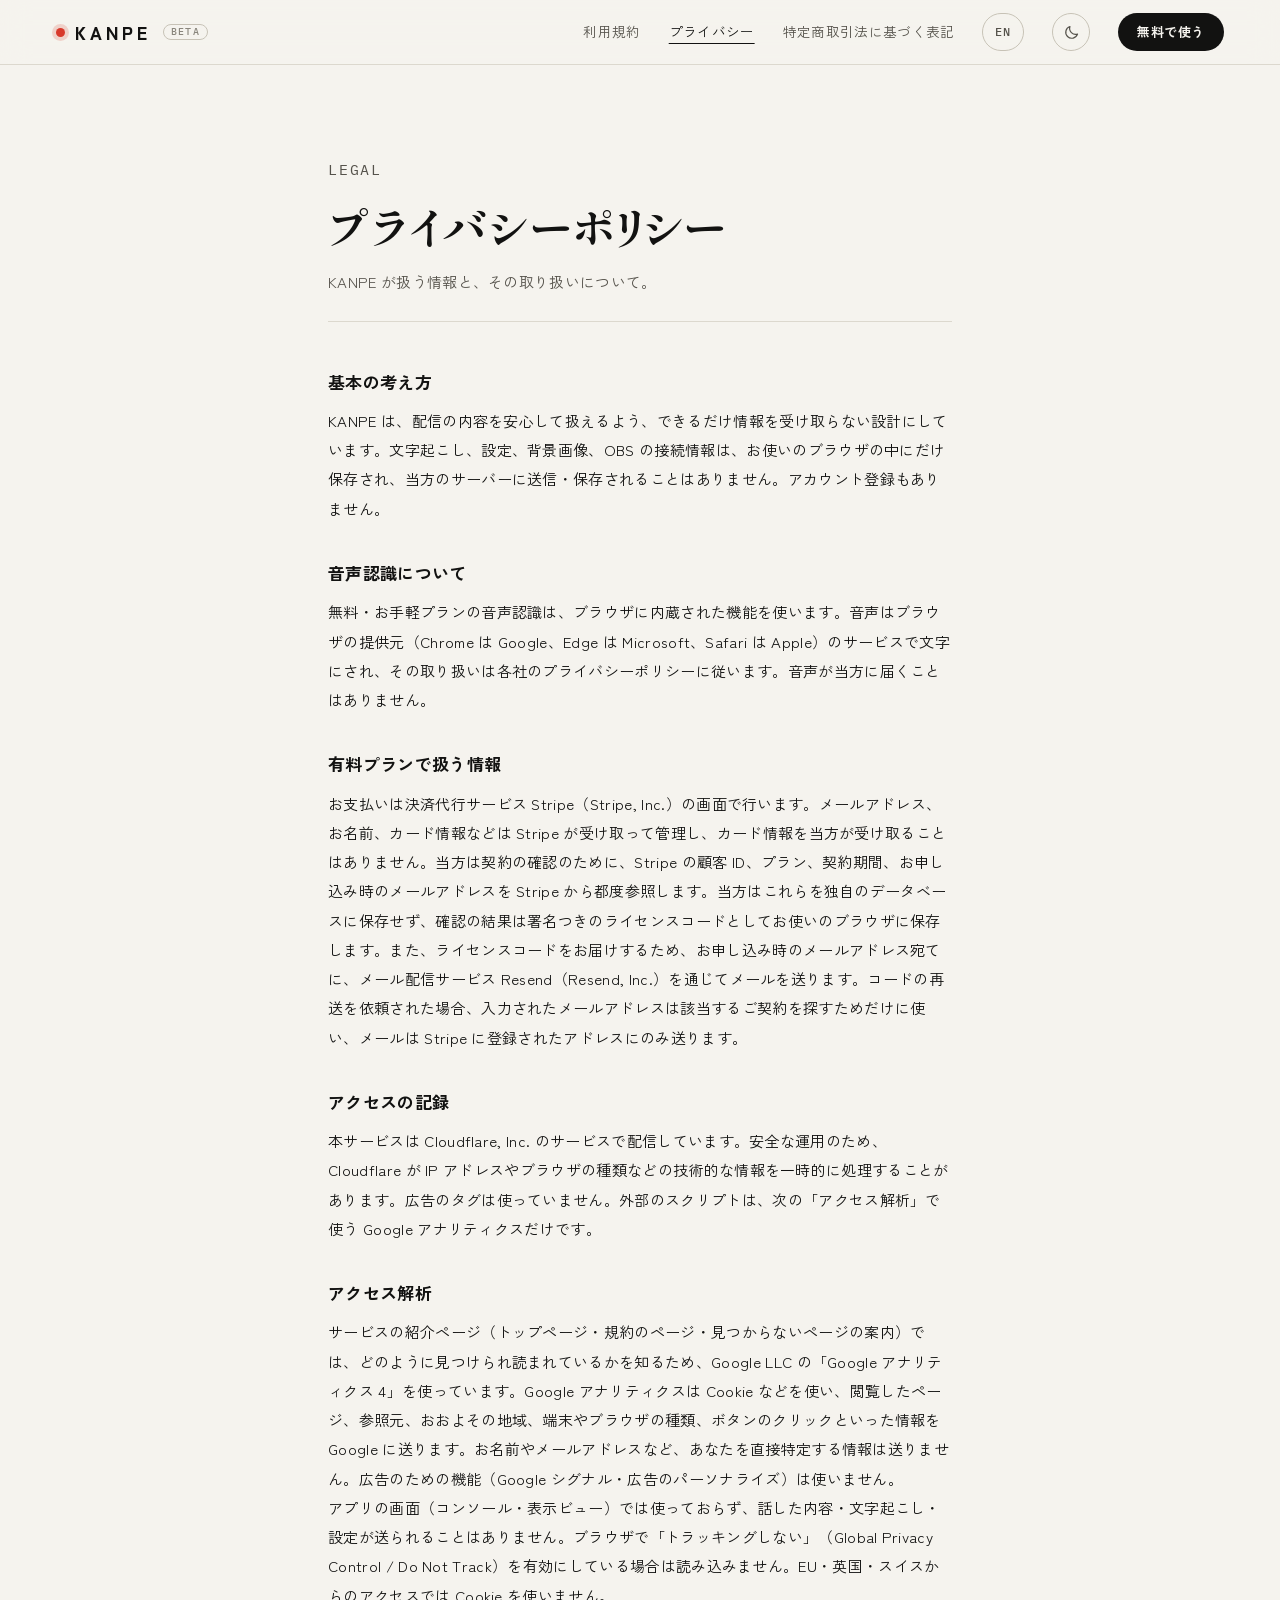
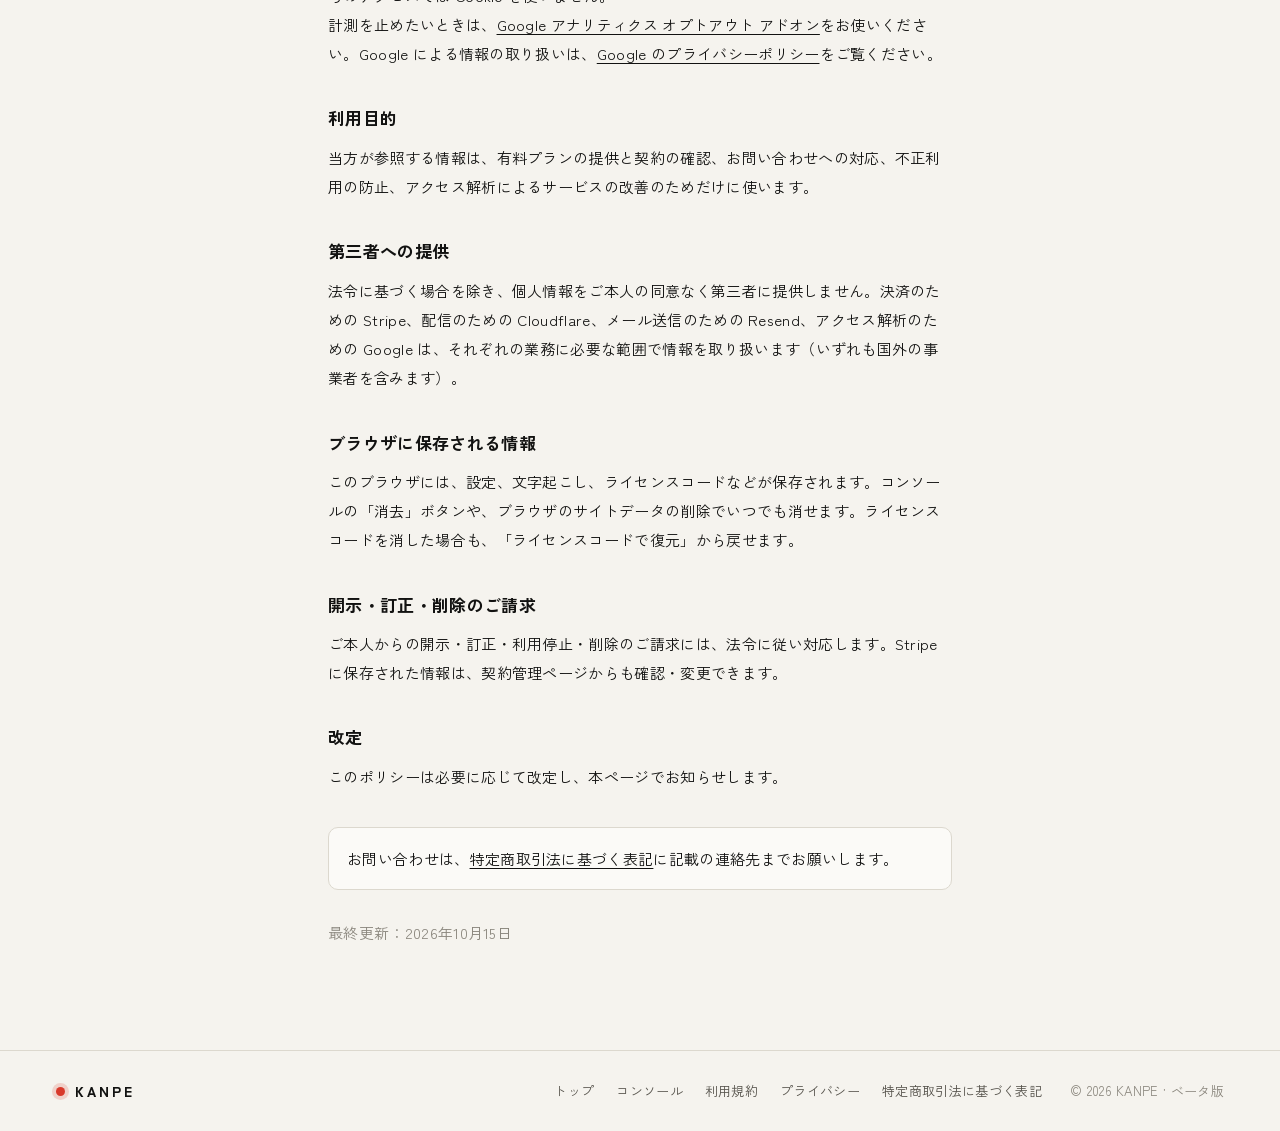
<file: legal/privacy.html>
<!doctype html>
<html lang="ja">
<head>
<meta charset="utf-8">
<meta name="viewport" content="width=device-width, initial-scale=1, viewport-fit=cover">
<title>プライバシーポリシー｜KANPE</title>
<meta name="description" content="KANPE が扱う情報と、その取り扱いについて。">
<link rel="canonical" href="https://kanpe.yoneken.xyz/legal/privacy">
<link rel="alternate" hreflang="ja" href="https://kanpe.yoneken.xyz/legal/privacy">
<link rel="alternate" hreflang="en" href="https://kanpe.yoneken.xyz/en/legal/privacy">
<link rel="alternate" hreflang="x-default" href="https://kanpe.yoneken.xyz/legal/privacy">
<meta property="og:type" content="website">
<meta property="og:site_name" content="KANPE">
<meta property="og:locale" content="ja_JP">
<meta property="og:url" content="https://kanpe.yoneken.xyz/legal/privacy">
<meta property="og:title" content="プライバシーポリシー｜KANPE">
<meta property="og:description" content="KANPE が扱う情報と、その取り扱いについて。">
<meta property="og:image" content="https://kanpe.yoneken.xyz/assets/og.png?v=2">
<meta name="twitter:card" content="summary_large_image">
<link rel="icon" href="../assets/icon.svg" type="image/svg+xml">
<link rel="icon" href="../assets/favicon-32.png" sizes="32x32" type="image/png">
<meta name="theme-color" content="#f5f3ee">
<link rel="preconnect" href="https://fonts.googleapis.com">
<link rel="preconnect" href="https://fonts.gstatic.com" crossorigin>
<link rel="stylesheet" href="https://fonts.googleapis.com/css2?family=Shippori+Mincho+B1:wght@500;700;800&family=Zen+Kaku+Gothic+New:wght@400;500;700;900&family=IBM+Plex+Mono:wght@400;500&display=swap">
<link rel="stylesheet" href="../styles/lp.css?v=202610251717">
<script>try{var t=localStorage.getItem('kanpe.ui');t=(t==='light'||t==='dark')?t:null;if(t)document.documentElement.dataset.theme=t;document.documentElement.dataset.mode=t||'light'}catch(e){}</script>
</head>
<body id="top" class="legal-page">
<header class="nav scrolled">
  <a class="logo" href="../index.html" aria-label="KANPE トップ"><span class="tally" aria-hidden="true"></span>KANPE<span class="beta mono">BETA</span></a>
  <nav class="links" id="siteMenu" aria-label="規約"><a href="terms.html">利用規約</a><a href="privacy.html" aria-current="page">プライバシー</a><a href="tokushoho.html">特定商取引法に基づく表記</a>
    <div class="menu-extra">
      <a class="menu-row" href="../en/legal/privacy.html" hreflang="en" lang="en" data-lang-switch><span class="mi" aria-hidden="true">EN</span>English</a>
      <button class="menu-row" type="button" data-mode-toggle><span class="mi" aria-hidden="true"><svg class="i-moon" viewBox="0 0 24 24" aria-hidden="true"><path d="M20.5 14.2A8.5 8.5 0 0 1 9.8 3.5a8.5 8.5 0 1 0 10.7 10.7z"/></svg><svg class="i-sun" viewBox="0 0 24 24" aria-hidden="true"><circle cx="12" cy="12" r="4.2"/><path d="M12 2.5v2.2M12 19.3v2.2M2.5 12h2.2M19.3 12h2.2M5.3 5.3l1.6 1.6M17.1 17.1l1.6 1.6M5.3 18.7l1.6-1.6M17.1 6.9l1.6-1.6"/></svg></span><span class="when-light">ダークモード</span><span class="when-dark">ライトモード</span></button>
    </div>
  </nav>
  <a class="lang-link" href="../en/legal/privacy.html" hreflang="en" lang="en" data-lang-switch title="English version">EN</a>
  <button class="mode-btn" type="button" data-mode-toggle aria-label="表示モードを切り替える"><svg class="i-moon" viewBox="0 0 24 24" aria-hidden="true"><path d="M20.5 14.2A8.5 8.5 0 0 1 9.8 3.5a8.5 8.5 0 1 0 10.7 10.7z"/></svg><svg class="i-sun" viewBox="0 0 24 24" aria-hidden="true"><circle cx="12" cy="12" r="4.2"/><path d="M12 2.5v2.2M12 19.3v2.2M2.5 12h2.2M19.3 12h2.2M5.3 5.3l1.6 1.6M17.1 17.1l1.6 1.6M5.3 18.7l1.6-1.6M17.1 6.9l1.6-1.6"/></svg></button>
  <a class="btn btn-ink small" href="../app.html">無料で使う</a>
  <button class="menu-btn" type="button" data-menu-btn aria-controls="siteMenu" aria-expanded="false" aria-label="メニュー"><svg viewBox="0 0 24 24" aria-hidden="true"><path class="b1" d="M4 7h16"/><path class="b2" d="M4 12h16"/><path class="b3" d="M4 17h16"/></svg></button>
</header>
<main class="legal">
  <p class="label mono">LEGAL</p>
  <h1>プライバシーポリシー</h1>
  <p class="legal-lede">KANPE が扱う情報と、その取り扱いについて。</p>
  <h2>基本の考え方</h2><p>KANPE は、配信の内容を安心して扱えるよう、できるだけ情報を受け取らない設計にしています。文字起こし、設定、背景画像、OBS の接続情報は、お使いのブラウザの中にだけ保存され、当方のサーバーに送信・保存されることはありません。アカウント登録もありません。</p><h2>音声認識について</h2><p>無料・お手軽プランの音声認識は、ブラウザに内蔵された機能を使います。音声はブラウザの提供元（Chrome は Google、Edge は Microsoft、Safari は Apple）のサービスで文字にされ、その取り扱いは各社のプライバシーポリシーに従います。音声が当方に届くことはありません。</p><h2>有料プランで扱う情報</h2><p>お支払いは決済代行サービス Stripe（Stripe, Inc.）の画面で行います。メールアドレス、お名前、カード情報などは Stripe が受け取って管理し、カード情報を当方が受け取ることはありません。当方は契約の確認のために、Stripe の顧客 ID、プラン、契約期間、お申し込み時のメールアドレスを Stripe から都度参照します。当方はこれらを独自のデータベースに保存せず、確認の結果は署名つきのライセンスコードとしてお使いのブラウザに保存します。また、ライセンスコードをお届けするため、お申し込み時のメールアドレス宛てに、メール配信サービス Resend（Resend, Inc.）を通じてメールを送ります。コードの再送を依頼された場合、入力されたメールアドレスは該当するご契約を探すためだけに使い、メールは Stripe に登録されたアドレスにのみ送ります。</p><h2>アクセスの記録</h2><p>本サービスは Cloudflare, Inc. のサービスで配信しています。安全な運用のため、Cloudflare が IP アドレスやブラウザの種類などの技術的な情報を一時的に処理することがあります。広告のタグは使っていません。外部のスクリプトは、次の「アクセス解析」で使う Google アナリティクスだけです。</p><h2>アクセス解析</h2><p>サービスの紹介ページ（トップページ・規約のページ・見つからないページの案内）では、どのように見つけられ読まれているかを知るため、Google LLC の「Google アナリティクス 4」を使っています。Google アナリティクスは Cookie などを使い、閲覧したページ、参照元、おおよその地域、端末やブラウザの種類、ボタンのクリックといった情報を Google に送ります。お名前やメールアドレスなど、あなたを直接特定する情報は送りません。広告のための機能（Google シグナル・広告のパーソナライズ）は使いません。<br>アプリの画面（コンソール・表示ビュー）では使っておらず、話した内容・文字起こし・設定が送られることはありません。ブラウザで「トラッキングしない」（Global Privacy Control / Do Not Track）を有効にしている場合は読み込みません。EU・英国・スイスからのアクセスでは Cookie を使いません。<br>計測を止めたいときは、<a href="https://tools.google.com/dlpage/gaoptout" rel="noopener">Google アナリティクス オプトアウト アドオン</a>をお使いください。Google による情報の取り扱いは、<a href="https://policies.google.com/privacy" rel="noopener">Google のプライバシーポリシー</a>をご覧ください。</p><h2>利用目的</h2><p>当方が参照する情報は、有料プランの提供と契約の確認、お問い合わせへの対応、不正利用の防止、アクセス解析によるサービスの改善のためだけに使います。</p><h2>第三者への提供</h2><p>法令に基づく場合を除き、個人情報をご本人の同意なく第三者に提供しません。決済のための Stripe、配信のための Cloudflare、メール送信のための Resend、アクセス解析のための Google は、それぞれの業務に必要な範囲で情報を取り扱います（いずれも国外の事業者を含みます）。</p><h2>ブラウザに保存される情報</h2><p>このブラウザには、設定、文字起こし、ライセンスコードなどが保存されます。コンソールの「消去」ボタンや、ブラウザのサイトデータの削除でいつでも消せます。ライセンスコードを消した場合も、「ライセンスコードで復元」から戻せます。</p><h2>開示・訂正・削除のご請求</h2><p>ご本人からの開示・訂正・利用停止・削除のご請求には、法令に従い対応します。Stripe に保存された情報は、契約管理ページからも確認・変更できます。</p><h2>改定</h2><p>このポリシーは必要に応じて改定し、本ページでお知らせします。</p><p class="legal-contact">お問い合わせは、<a href="tokushoho.html">特定商取引法に基づく表記</a>に記載の連絡先までお願いします。</p>
  <p class="fine legal-updated">最終更新：2026年10月15日</p>
</main>
<footer class="foot">
  <span class="logo small"><span class="tally" aria-hidden="true"></span>KANPE</span>
  <nav class="foot-links" aria-label="フッター">
    <a href="../index.html">トップ</a>
    <a href="../app.html">コンソール</a>
    <a href="terms.html">利用規約</a><a href="privacy.html" aria-current="page">プライバシー</a><a href="tokushoho.html">特定商取引法に基づく表記</a>
  </nav>
  <span class="fine">© 2026 KANPE · ベータ版</span>
</footer>
<script src="../src/ui/lang.js?v=202610251717" defer></script>
<script src="../src/ui/menu.js?v=202610251717" defer></script>
<script src="../src/ui/mode.js?v=202610251717" defer></script>
<script type="module" src="../src/lp/analytics.js?v=202610251717"></script>
</body>
</html>
</file>
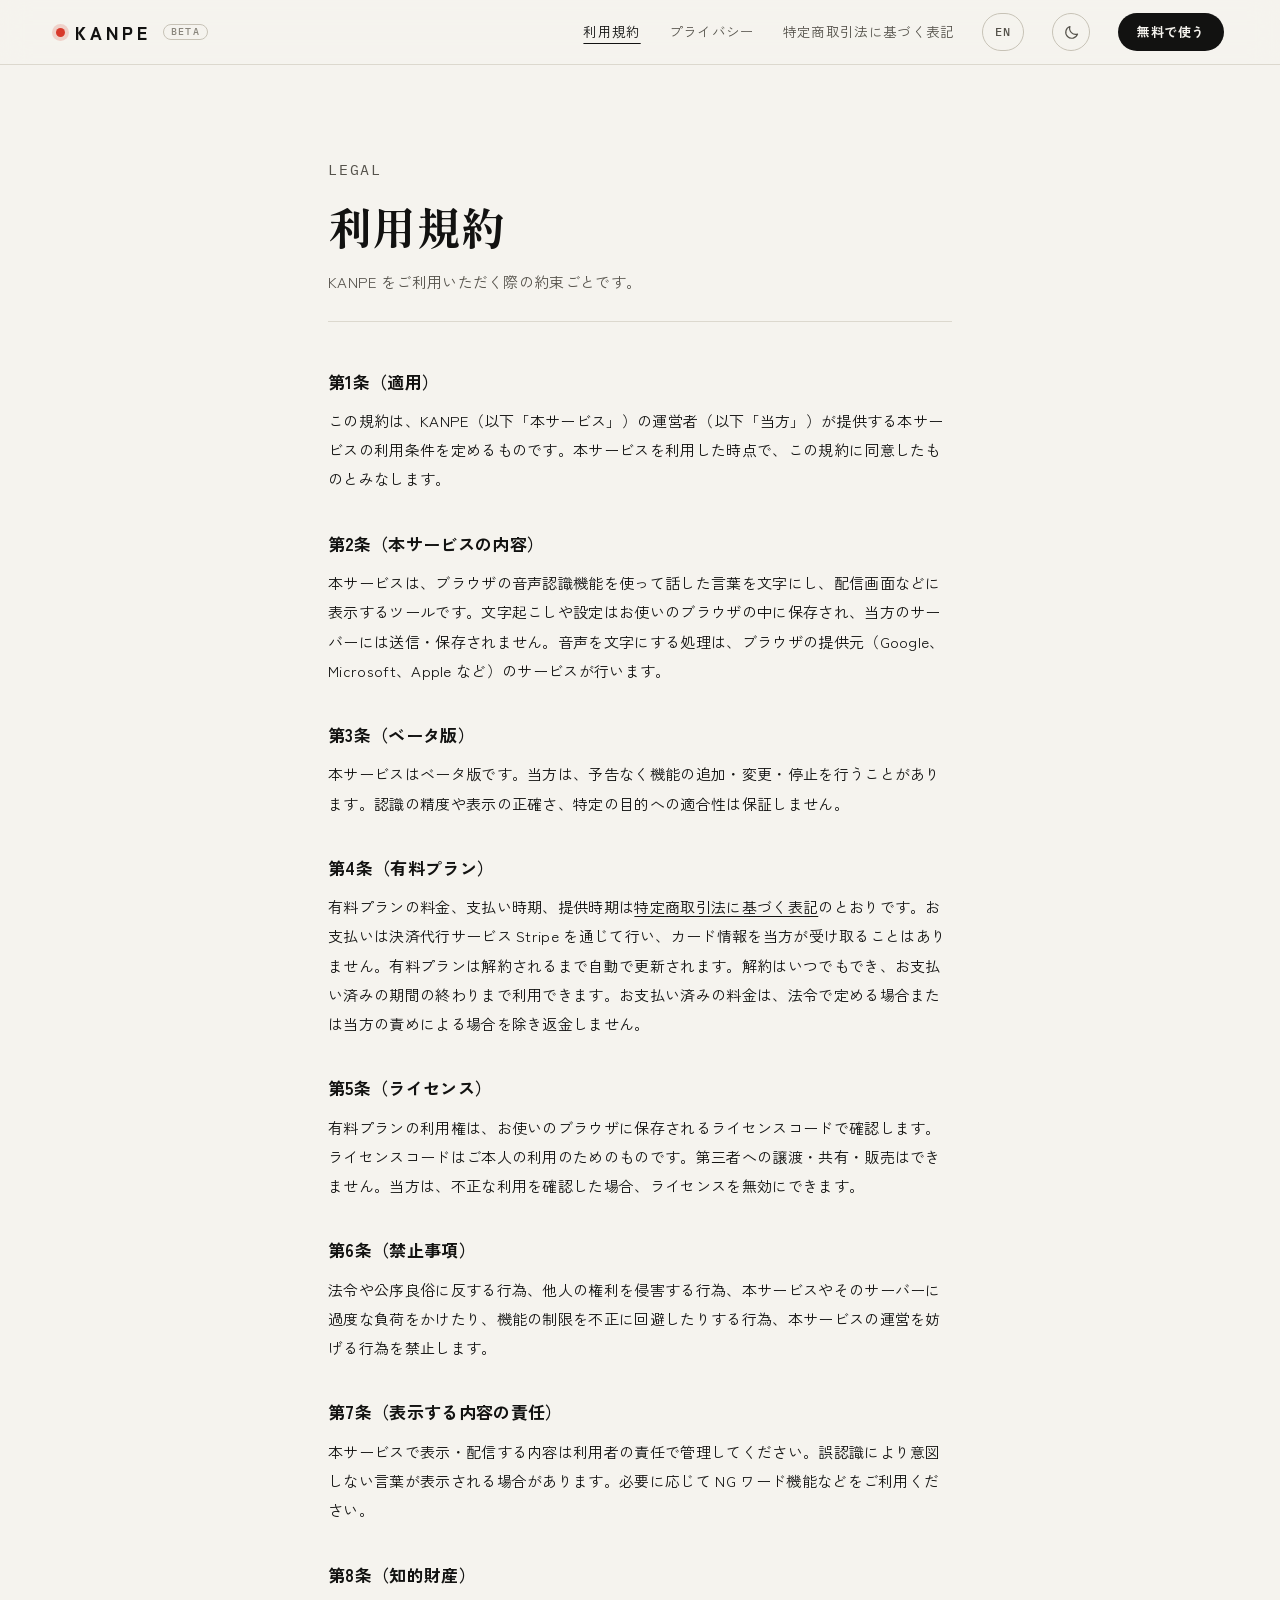
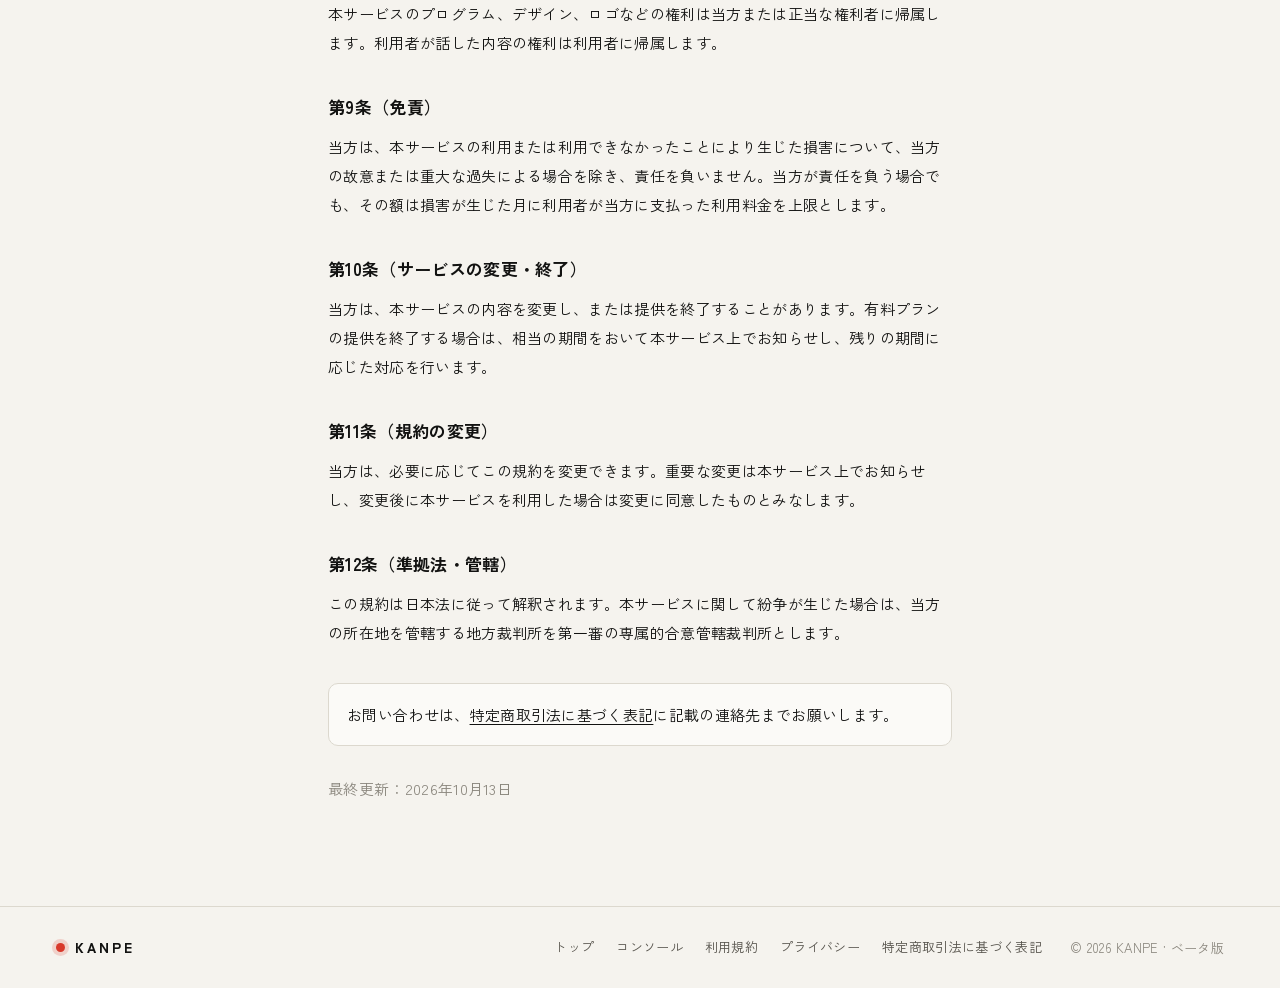
<file: legal/terms.html>
<!doctype html>
<html lang="ja">
<head>
<meta charset="utf-8">
<meta name="viewport" content="width=device-width, initial-scale=1, viewport-fit=cover">
<title>利用規約｜KANPE</title>
<meta name="description" content="KANPE をご利用いただく際の約束ごとです。">
<link rel="canonical" href="https://kanpe.yoneken.xyz/legal/terms">
<link rel="alternate" hreflang="ja" href="https://kanpe.yoneken.xyz/legal/terms">
<link rel="alternate" hreflang="en" href="https://kanpe.yoneken.xyz/en/legal/terms">
<link rel="alternate" hreflang="x-default" href="https://kanpe.yoneken.xyz/legal/terms">
<meta property="og:type" content="website">
<meta property="og:site_name" content="KANPE">
<meta property="og:locale" content="ja_JP">
<meta property="og:url" content="https://kanpe.yoneken.xyz/legal/terms">
<meta property="og:title" content="利用規約｜KANPE">
<meta property="og:description" content="KANPE をご利用いただく際の約束ごとです。">
<meta property="og:image" content="https://kanpe.yoneken.xyz/assets/og.png?v=2">
<meta name="twitter:card" content="summary_large_image">
<link rel="icon" href="../assets/icon.svg" type="image/svg+xml">
<link rel="icon" href="../assets/favicon-32.png" sizes="32x32" type="image/png">
<meta name="theme-color" content="#f5f3ee">
<link rel="preconnect" href="https://fonts.googleapis.com">
<link rel="preconnect" href="https://fonts.gstatic.com" crossorigin>
<link rel="stylesheet" href="https://fonts.googleapis.com/css2?family=Shippori+Mincho+B1:wght@500;700;800&family=Zen+Kaku+Gothic+New:wght@400;500;700;900&family=IBM+Plex+Mono:wght@400;500&display=swap">
<link rel="stylesheet" href="../styles/lp.css?v=202610251717">
<script>try{var t=localStorage.getItem('kanpe.ui');t=(t==='light'||t==='dark')?t:null;if(t)document.documentElement.dataset.theme=t;document.documentElement.dataset.mode=t||'light'}catch(e){}</script>
</head>
<body id="top" class="legal-page">
<header class="nav scrolled">
  <a class="logo" href="../index.html" aria-label="KANPE トップ"><span class="tally" aria-hidden="true"></span>KANPE<span class="beta mono">BETA</span></a>
  <nav class="links" id="siteMenu" aria-label="規約"><a href="terms.html" aria-current="page">利用規約</a><a href="privacy.html">プライバシー</a><a href="tokushoho.html">特定商取引法に基づく表記</a>
    <div class="menu-extra">
      <a class="menu-row" href="../en/legal/terms.html" hreflang="en" lang="en" data-lang-switch><span class="mi" aria-hidden="true">EN</span>English</a>
      <button class="menu-row" type="button" data-mode-toggle><span class="mi" aria-hidden="true"><svg class="i-moon" viewBox="0 0 24 24" aria-hidden="true"><path d="M20.5 14.2A8.5 8.5 0 0 1 9.8 3.5a8.5 8.5 0 1 0 10.7 10.7z"/></svg><svg class="i-sun" viewBox="0 0 24 24" aria-hidden="true"><circle cx="12" cy="12" r="4.2"/><path d="M12 2.5v2.2M12 19.3v2.2M2.5 12h2.2M19.3 12h2.2M5.3 5.3l1.6 1.6M17.1 17.1l1.6 1.6M5.3 18.7l1.6-1.6M17.1 6.9l1.6-1.6"/></svg></span><span class="when-light">ダークモード</span><span class="when-dark">ライトモード</span></button>
    </div>
  </nav>
  <a class="lang-link" href="../en/legal/terms.html" hreflang="en" lang="en" data-lang-switch title="English version">EN</a>
  <button class="mode-btn" type="button" data-mode-toggle aria-label="表示モードを切り替える"><svg class="i-moon" viewBox="0 0 24 24" aria-hidden="true"><path d="M20.5 14.2A8.5 8.5 0 0 1 9.8 3.5a8.5 8.5 0 1 0 10.7 10.7z"/></svg><svg class="i-sun" viewBox="0 0 24 24" aria-hidden="true"><circle cx="12" cy="12" r="4.2"/><path d="M12 2.5v2.2M12 19.3v2.2M2.5 12h2.2M19.3 12h2.2M5.3 5.3l1.6 1.6M17.1 17.1l1.6 1.6M5.3 18.7l1.6-1.6M17.1 6.9l1.6-1.6"/></svg></button>
  <a class="btn btn-ink small" href="../app.html">無料で使う</a>
  <button class="menu-btn" type="button" data-menu-btn aria-controls="siteMenu" aria-expanded="false" aria-label="メニュー"><svg viewBox="0 0 24 24" aria-hidden="true"><path class="b1" d="M4 7h16"/><path class="b2" d="M4 12h16"/><path class="b3" d="M4 17h16"/></svg></button>
</header>
<main class="legal">
  <p class="label mono">LEGAL</p>
  <h1>利用規約</h1>
  <p class="legal-lede">KANPE をご利用いただく際の約束ごとです。</p>
  <h2>第1条（適用）</h2><p>この規約は、KANPE（以下「本サービス」）の運営者（以下「当方」）が提供する本サービスの利用条件を定めるものです。本サービスを利用した時点で、この規約に同意したものとみなします。</p><h2>第2条（本サービスの内容）</h2><p>本サービスは、ブラウザの音声認識機能を使って話した言葉を文字にし、配信画面などに表示するツールです。文字起こしや設定はお使いのブラウザの中に保存され、当方のサーバーには送信・保存されません。音声を文字にする処理は、ブラウザの提供元（Google、Microsoft、Apple など）のサービスが行います。</p><h2>第3条（ベータ版）</h2><p>本サービスはベータ版です。当方は、予告なく機能の追加・変更・停止を行うことがあります。認識の精度や表示の正確さ、特定の目的への適合性は保証しません。</p><h2>第4条（有料プラン）</h2><p>有料プランの料金、支払い時期、提供時期は<a href="tokushoho.html">特定商取引法に基づく表記</a>のとおりです。お支払いは決済代行サービス Stripe を通じて行い、カード情報を当方が受け取ることはありません。有料プランは解約されるまで自動で更新されます。解約はいつでもでき、お支払い済みの期間の終わりまで利用できます。お支払い済みの料金は、法令で定める場合または当方の責めによる場合を除き返金しません。</p><h2>第5条（ライセンス）</h2><p>有料プランの利用権は、お使いのブラウザに保存されるライセンスコードで確認します。ライセンスコードはご本人の利用のためのものです。第三者への譲渡・共有・販売はできません。当方は、不正な利用を確認した場合、ライセンスを無効にできます。</p><h2>第6条（禁止事項）</h2><p>法令や公序良俗に反する行為、他人の権利を侵害する行為、本サービスやそのサーバーに過度な負荷をかけたり、機能の制限を不正に回避したりする行為、本サービスの運営を妨げる行為を禁止します。</p><h2>第7条（表示する内容の責任）</h2><p>本サービスで表示・配信する内容は利用者の責任で管理してください。誤認識により意図しない言葉が表示される場合があります。必要に応じて NG ワード機能などをご利用ください。</p><h2>第8条（知的財産）</h2><p>本サービスのプログラム、デザイン、ロゴなどの権利は当方または正当な権利者に帰属します。利用者が話した内容の権利は利用者に帰属します。</p><h2>第9条（免責）</h2><p>当方は、本サービスの利用または利用できなかったことにより生じた損害について、当方の故意または重大な過失による場合を除き、責任を負いません。当方が責任を負う場合でも、その額は損害が生じた月に利用者が当方に支払った利用料金を上限とします。</p><h2>第10条（サービスの変更・終了）</h2><p>当方は、本サービスの内容を変更し、または提供を終了することがあります。有料プランの提供を終了する場合は、相当の期間をおいて本サービス上でお知らせし、残りの期間に応じた対応を行います。</p><h2>第11条（規約の変更）</h2><p>当方は、必要に応じてこの規約を変更できます。重要な変更は本サービス上でお知らせし、変更後に本サービスを利用した場合は変更に同意したものとみなします。</p><h2>第12条（準拠法・管轄）</h2><p>この規約は日本法に従って解釈されます。本サービスに関して紛争が生じた場合は、当方の所在地を管轄する地方裁判所を第一審の専属的合意管轄裁判所とします。</p><p class="legal-contact">お問い合わせは、<a href="tokushoho.html">特定商取引法に基づく表記</a>に記載の連絡先までお願いします。</p>
  <p class="fine legal-updated">最終更新：2026年10月13日</p>
</main>
<footer class="foot">
  <span class="logo small"><span class="tally" aria-hidden="true"></span>KANPE</span>
  <nav class="foot-links" aria-label="フッター">
    <a href="../index.html">トップ</a>
    <a href="../app.html">コンソール</a>
    <a href="terms.html" aria-current="page">利用規約</a><a href="privacy.html">プライバシー</a><a href="tokushoho.html">特定商取引法に基づく表記</a>
  </nav>
  <span class="fine">© 2026 KANPE · ベータ版</span>
</footer>
<script src="../src/ui/lang.js?v=202610251717" defer></script>
<script src="../src/ui/menu.js?v=202610251717" defer></script>
<script src="../src/ui/mode.js?v=202610251717" defer></script>
<script type="module" src="../src/lp/analytics.js?v=202610251717"></script>
</body>
</html>
</file>
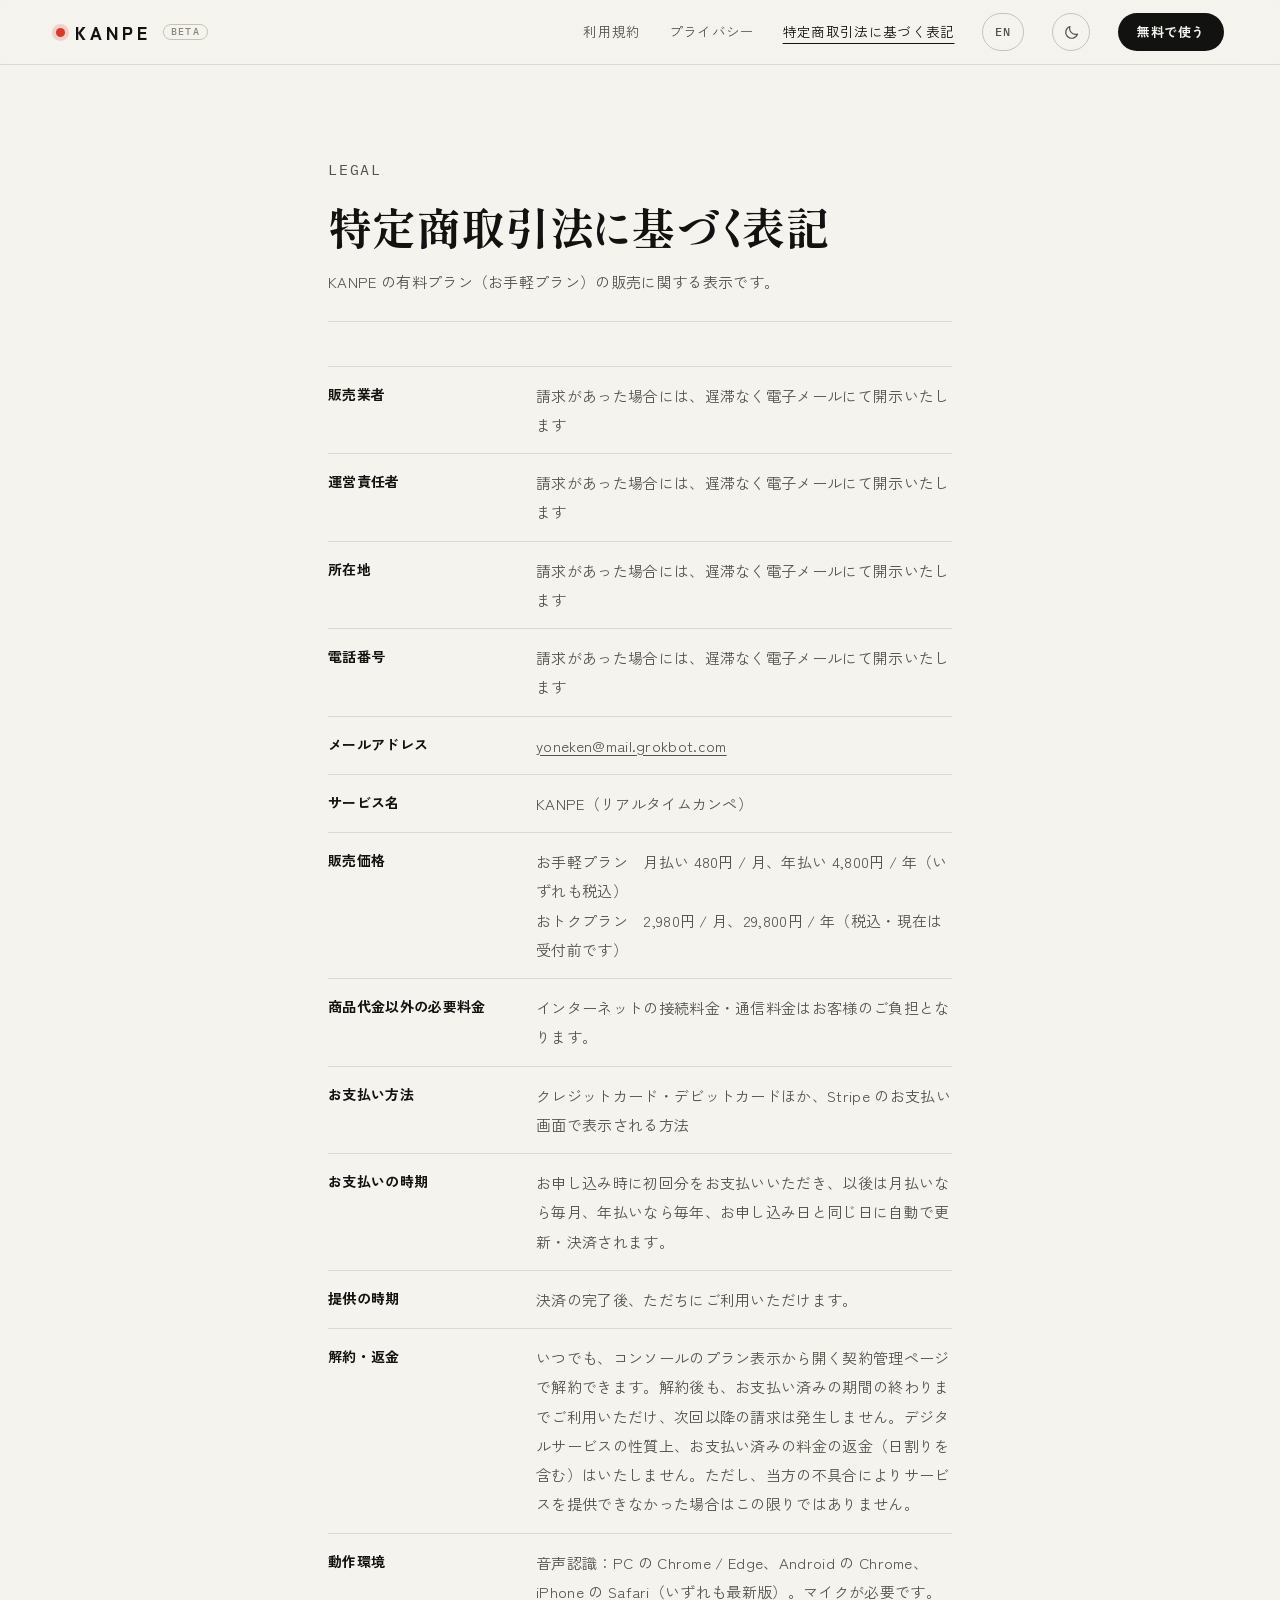
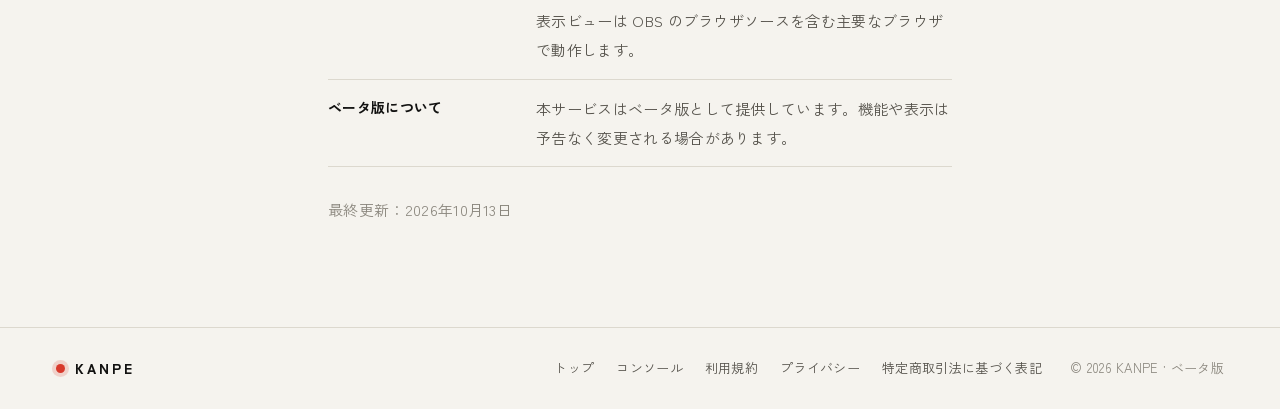
<file: legal/tokushoho.html>
<!doctype html>
<html lang="ja">
<head>
<meta charset="utf-8">
<meta name="viewport" content="width=device-width, initial-scale=1, viewport-fit=cover">
<title>特定商取引法に基づく表記｜KANPE</title>
<meta name="description" content="KANPE の有料プラン（お手軽プラン）の販売に関する表示です。">
<link rel="canonical" href="https://kanpe.yoneken.xyz/legal/tokushoho">
<link rel="alternate" hreflang="ja" href="https://kanpe.yoneken.xyz/legal/tokushoho">
<link rel="alternate" hreflang="en" href="https://kanpe.yoneken.xyz/en/legal/tokushoho">
<link rel="alternate" hreflang="x-default" href="https://kanpe.yoneken.xyz/legal/tokushoho">
<meta property="og:type" content="website">
<meta property="og:site_name" content="KANPE">
<meta property="og:locale" content="ja_JP">
<meta property="og:url" content="https://kanpe.yoneken.xyz/legal/tokushoho">
<meta property="og:title" content="特定商取引法に基づく表記｜KANPE">
<meta property="og:description" content="KANPE の有料プラン（お手軽プラン）の販売に関する表示です。">
<meta property="og:image" content="https://kanpe.yoneken.xyz/assets/og.png?v=2">
<meta name="twitter:card" content="summary_large_image">
<link rel="icon" href="../assets/icon.svg" type="image/svg+xml">
<link rel="icon" href="../assets/favicon-32.png" sizes="32x32" type="image/png">
<meta name="theme-color" content="#f5f3ee">
<link rel="preconnect" href="https://fonts.googleapis.com">
<link rel="preconnect" href="https://fonts.gstatic.com" crossorigin>
<link rel="stylesheet" href="https://fonts.googleapis.com/css2?family=Shippori+Mincho+B1:wght@500;700;800&family=Zen+Kaku+Gothic+New:wght@400;500;700;900&family=IBM+Plex+Mono:wght@400;500&display=swap">
<link rel="stylesheet" href="../styles/lp.css?v=202610251717">
<script>try{var t=localStorage.getItem('kanpe.ui');t=(t==='light'||t==='dark')?t:null;if(t)document.documentElement.dataset.theme=t;document.documentElement.dataset.mode=t||'light'}catch(e){}</script>
</head>
<body id="top" class="legal-page">
<header class="nav scrolled">
  <a class="logo" href="../index.html" aria-label="KANPE トップ"><span class="tally" aria-hidden="true"></span>KANPE<span class="beta mono">BETA</span></a>
  <nav class="links" id="siteMenu" aria-label="規約"><a href="terms.html">利用規約</a><a href="privacy.html">プライバシー</a><a href="tokushoho.html" aria-current="page">特定商取引法に基づく表記</a>
    <div class="menu-extra">
      <a class="menu-row" href="../en/legal/tokushoho.html" hreflang="en" lang="en" data-lang-switch><span class="mi" aria-hidden="true">EN</span>English</a>
      <button class="menu-row" type="button" data-mode-toggle><span class="mi" aria-hidden="true"><svg class="i-moon" viewBox="0 0 24 24" aria-hidden="true"><path d="M20.5 14.2A8.5 8.5 0 0 1 9.8 3.5a8.5 8.5 0 1 0 10.7 10.7z"/></svg><svg class="i-sun" viewBox="0 0 24 24" aria-hidden="true"><circle cx="12" cy="12" r="4.2"/><path d="M12 2.5v2.2M12 19.3v2.2M2.5 12h2.2M19.3 12h2.2M5.3 5.3l1.6 1.6M17.1 17.1l1.6 1.6M5.3 18.7l1.6-1.6M17.1 6.9l1.6-1.6"/></svg></span><span class="when-light">ダークモード</span><span class="when-dark">ライトモード</span></button>
    </div>
  </nav>
  <a class="lang-link" href="../en/legal/tokushoho.html" hreflang="en" lang="en" data-lang-switch title="English version">EN</a>
  <button class="mode-btn" type="button" data-mode-toggle aria-label="表示モードを切り替える"><svg class="i-moon" viewBox="0 0 24 24" aria-hidden="true"><path d="M20.5 14.2A8.5 8.5 0 0 1 9.8 3.5a8.5 8.5 0 1 0 10.7 10.7z"/></svg><svg class="i-sun" viewBox="0 0 24 24" aria-hidden="true"><circle cx="12" cy="12" r="4.2"/><path d="M12 2.5v2.2M12 19.3v2.2M2.5 12h2.2M19.3 12h2.2M5.3 5.3l1.6 1.6M17.1 17.1l1.6 1.6M5.3 18.7l1.6-1.6M17.1 6.9l1.6-1.6"/></svg></button>
  <a class="btn btn-ink small" href="../app.html">無料で使う</a>
  <button class="menu-btn" type="button" data-menu-btn aria-controls="siteMenu" aria-expanded="false" aria-label="メニュー"><svg viewBox="0 0 24 24" aria-hidden="true"><path class="b1" d="M4 7h16"/><path class="b2" d="M4 12h16"/><path class="b3" d="M4 17h16"/></svg></button>
</header>
<main class="legal">
  <p class="label mono">LEGAL</p>
  <h1>特定商取引法に基づく表記</h1>
  <p class="legal-lede">KANPE の有料プラン（お手軽プラン）の販売に関する表示です。</p>
  <dl class="legal-table"><dt>販売業者</dt><dd>請求があった場合には、遅滞なく電子メールにて開示いたします</dd><dt>運営責任者</dt><dd>請求があった場合には、遅滞なく電子メールにて開示いたします</dd><dt>所在地</dt><dd>請求があった場合には、遅滞なく電子メールにて開示いたします</dd><dt>電話番号</dt><dd>請求があった場合には、遅滞なく電子メールにて開示いたします</dd><dt>メールアドレス</dt><dd><a href="mailto:yoneken@mail.grokbot.com">yoneken@mail.grokbot.com</a></dd><dt>サービス名</dt><dd>KANPE（リアルタイムカンペ）</dd><dt>販売価格</dt><dd>お手軽プラン　月払い 480円 / 月、年払い 4,800円 / 年（いずれも税込）<br>おトクプラン　2,980円 / 月、29,800円 / 年（税込・現在は受付前です）</dd><dt>商品代金以外の必要料金</dt><dd>インターネットの接続料金・通信料金はお客様のご負担となります。</dd><dt>お支払い方法</dt><dd>クレジットカード・デビットカードほか、Stripe のお支払い画面で表示される方法</dd><dt>お支払いの時期</dt><dd>お申し込み時に初回分をお支払いいただき、以後は月払いなら毎月、年払いなら毎年、お申し込み日と同じ日に自動で更新・決済されます。</dd><dt>提供の時期</dt><dd>決済の完了後、ただちにご利用いただけます。</dd><dt>解約・返金</dt><dd>いつでも、コンソールのプラン表示から開く契約管理ページで解約できます。解約後も、お支払い済みの期間の終わりまでご利用いただけ、次回以降の請求は発生しません。デジタルサービスの性質上、お支払い済みの料金の返金（日割りを含む）はいたしません。ただし、当方の不具合によりサービスを提供できなかった場合はこの限りではありません。</dd><dt>動作環境</dt><dd>音声認識：PC の Chrome / Edge、Android の Chrome、iPhone の Safari（いずれも最新版）。マイクが必要です。表示ビューは OBS のブラウザソースを含む主要なブラウザで動作します。</dd><dt>ベータ版について</dt><dd>本サービスはベータ版として提供しています。機能や表示は予告なく変更される場合があります。</dd></dl>
  <p class="fine legal-updated">最終更新：2026年10月13日</p>
</main>
<footer class="foot">
  <span class="logo small"><span class="tally" aria-hidden="true"></span>KANPE</span>
  <nav class="foot-links" aria-label="フッター">
    <a href="../index.html">トップ</a>
    <a href="../app.html">コンソール</a>
    <a href="terms.html">利用規約</a><a href="privacy.html">プライバシー</a><a href="tokushoho.html" aria-current="page">特定商取引法に基づく表記</a>
  </nav>
  <span class="fine">© 2026 KANPE · ベータ版</span>
</footer>
<script src="../src/ui/lang.js?v=202610251717" defer></script>
<script src="../src/ui/menu.js?v=202610251717" defer></script>
<script src="../src/ui/mode.js?v=202610251717" defer></script>
<script type="module" src="../src/lp/analytics.js?v=202610251717"></script>
</body>
</html>
</file>
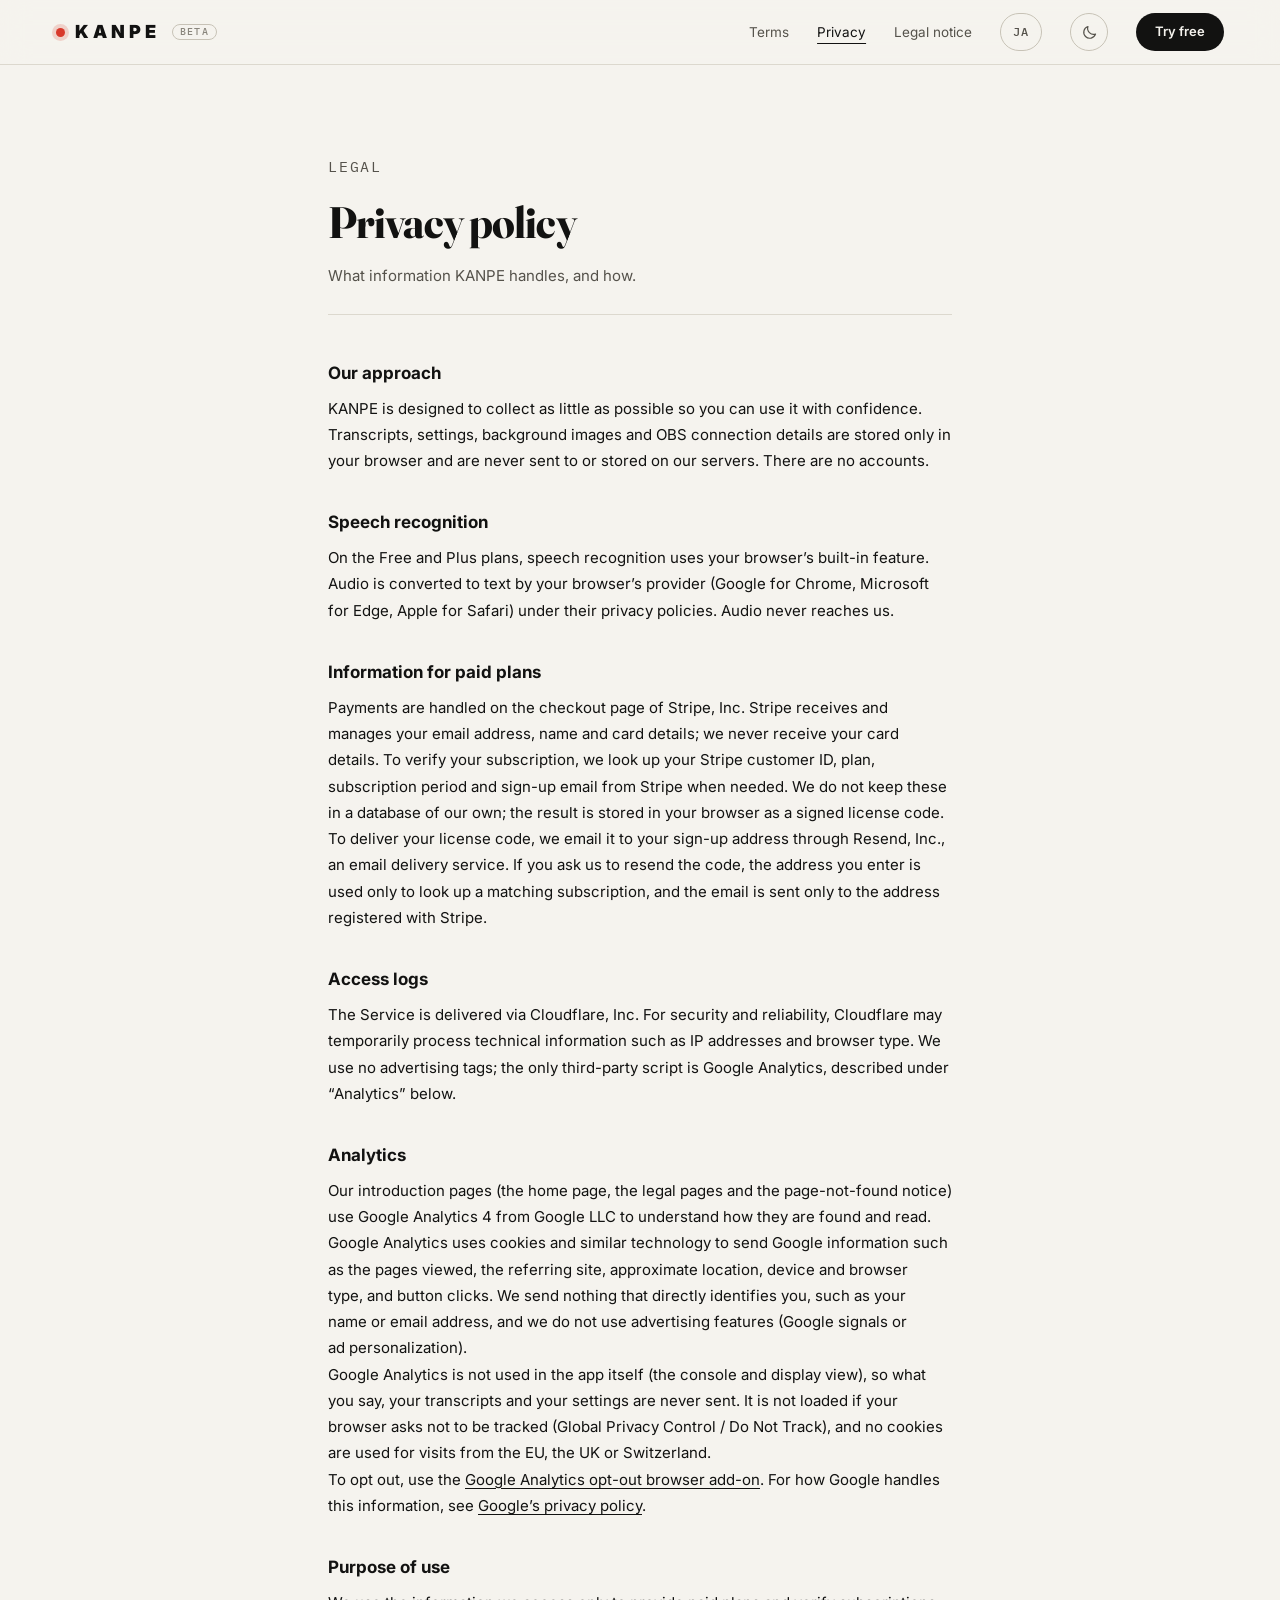
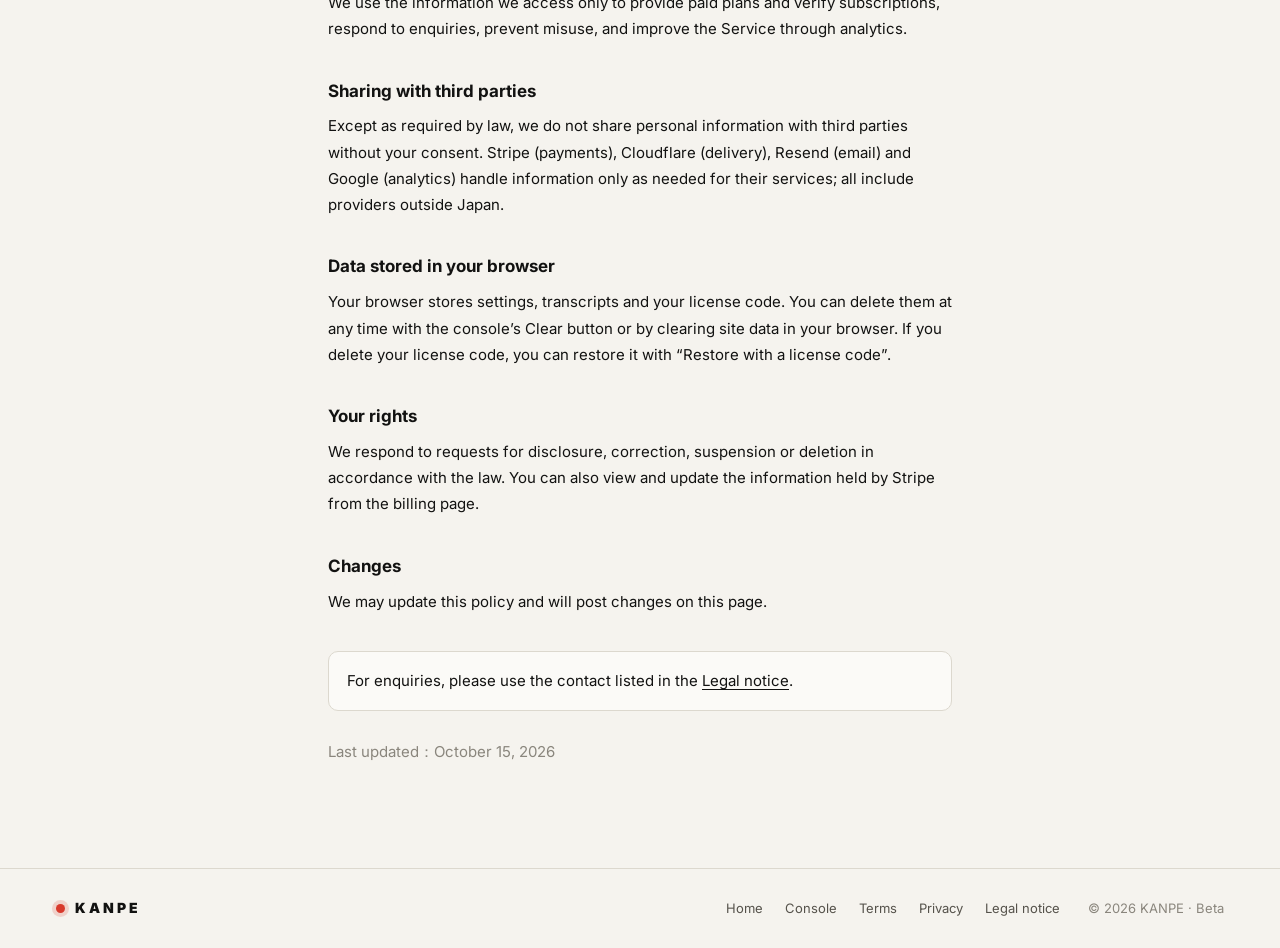
<file: en/legal/privacy.html>
<!doctype html>
<html lang="en">
<head>
<meta charset="utf-8">
<meta name="viewport" content="width=device-width, initial-scale=1, viewport-fit=cover">
<title>Privacy policy｜KANPE</title>
<meta name="description" content="What information KANPE handles, and how.">
<link rel="canonical" href="https://kanpe.yoneken.xyz/en/legal/privacy">
<link rel="alternate" hreflang="ja" href="https://kanpe.yoneken.xyz/legal/privacy">
<link rel="alternate" hreflang="en" href="https://kanpe.yoneken.xyz/en/legal/privacy">
<link rel="alternate" hreflang="x-default" href="https://kanpe.yoneken.xyz/legal/privacy">
<meta property="og:type" content="website">
<meta property="og:site_name" content="KANPE">
<meta property="og:locale" content="en_US">
<meta property="og:url" content="https://kanpe.yoneken.xyz/en/legal/privacy">
<meta property="og:title" content="Privacy policy｜KANPE">
<meta property="og:description" content="What information KANPE handles, and how.">
<meta property="og:image" content="https://kanpe.yoneken.xyz/assets/og-en.png?v=1">
<meta name="twitter:card" content="summary_large_image">
<link rel="icon" href="../../assets/icon.svg" type="image/svg+xml">
<link rel="icon" href="../../assets/favicon-32.png" sizes="32x32" type="image/png">
<meta name="theme-color" content="#f5f3ee">
<link rel="preconnect" href="https://fonts.googleapis.com">
<link rel="preconnect" href="https://fonts.gstatic.com" crossorigin>
<link rel="stylesheet" href="https://fonts.googleapis.com/css2?family=Fraunces:opsz,wght@9..144,600;9..144,700&family=Inter:wght@400;500;600;700&family=Shippori+Mincho+B1:wght@700&family=IBM+Plex+Mono:wght@400;500&display=swap">
<link rel="stylesheet" href="../../styles/lp.css?v=202610251717">
<script>try{var t=localStorage.getItem('kanpe.ui');t=(t==='light'||t==='dark')?t:null;if(t)document.documentElement.dataset.theme=t;document.documentElement.dataset.mode=t||'light'}catch(e){}</script>
</head>
<body id="top" class="legal-page">
<header class="nav scrolled">
  <a class="logo" href="../index.html" aria-label="KANPE home"><span class="tally" aria-hidden="true"></span>KANPE<span class="beta mono">BETA</span></a>
  <nav class="links" id="siteMenu" aria-label="Legal"><a href="terms.html">Terms</a><a href="privacy.html" aria-current="page">Privacy</a><a href="tokushoho.html">Legal notice</a>
    <div class="menu-extra">
      <a class="menu-row" href="../../legal/privacy.html" hreflang="ja" lang="ja" data-lang-switch><span class="mi" aria-hidden="true">JA</span>日本語</a>
      <button class="menu-row" type="button" data-mode-toggle><span class="mi" aria-hidden="true"><svg class="i-moon" viewBox="0 0 24 24" aria-hidden="true"><path d="M20.5 14.2A8.5 8.5 0 0 1 9.8 3.5a8.5 8.5 0 1 0 10.7 10.7z"/></svg><svg class="i-sun" viewBox="0 0 24 24" aria-hidden="true"><circle cx="12" cy="12" r="4.2"/><path d="M12 2.5v2.2M12 19.3v2.2M2.5 12h2.2M19.3 12h2.2M5.3 5.3l1.6 1.6M17.1 17.1l1.6 1.6M5.3 18.7l1.6-1.6M17.1 6.9l1.6-1.6"/></svg></span><span class="when-light">Dark mode</span><span class="when-dark">Light mode</span></button>
    </div>
  </nav>
  <a class="lang-link" href="../../legal/privacy.html" hreflang="ja" lang="ja" data-lang-switch title="日本語版">JA</a>
  <button class="mode-btn" type="button" data-mode-toggle aria-label="Toggle light or dark mode"><svg class="i-moon" viewBox="0 0 24 24" aria-hidden="true"><path d="M20.5 14.2A8.5 8.5 0 0 1 9.8 3.5a8.5 8.5 0 1 0 10.7 10.7z"/></svg><svg class="i-sun" viewBox="0 0 24 24" aria-hidden="true"><circle cx="12" cy="12" r="4.2"/><path d="M12 2.5v2.2M12 19.3v2.2M2.5 12h2.2M19.3 12h2.2M5.3 5.3l1.6 1.6M17.1 17.1l1.6 1.6M5.3 18.7l1.6-1.6M17.1 6.9l1.6-1.6"/></svg></button>
  <a class="btn btn-ink small" href="../app.html">Try free</a>
  <button class="menu-btn" type="button" data-menu-btn aria-controls="siteMenu" aria-expanded="false" aria-label="Menu"><svg viewBox="0 0 24 24" aria-hidden="true"><path class="b1" d="M4 7h16"/><path class="b2" d="M4 12h16"/><path class="b3" d="M4 17h16"/></svg></button>
</header>
<main class="legal">
  <p class="label mono">LEGAL</p>
  <h1>Privacy policy</h1>
  <p class="legal-lede">What information KANPE handles, and how.</p>
  <h2>Our approach</h2><p>KANPE is designed to collect as little as possible so you can use it with confidence. Transcripts, settings, background images and OBS connection details are stored only in your browser and are never sent to or stored on our servers. There are no accounts.</p><h2>Speech recognition</h2><p>On the Free and Plus plans, speech recognition uses your browser’s built-in feature. Audio is converted to text by your browser’s provider (Google for Chrome, Microsoft for Edge, Apple for Safari) under their privacy policies. Audio never reaches us.</p><h2>Information for paid plans</h2><p>Payments are handled on the checkout page of Stripe, Inc. Stripe receives and manages your email address, name and card details; we never receive your card details. To verify your subscription, we look up your Stripe customer ID, plan, subscription period and sign-up email from Stripe when needed. We do not keep these in a database of our own; the result is stored in your browser as a signed license code. To deliver your license code, we email it to your sign-up address through Resend, Inc., an email delivery service. If you ask us to resend the code, the address you enter is used only to look up a matching subscription, and the email is sent only to the address registered with Stripe.</p><h2>Access logs</h2><p>The Service is delivered via Cloudflare, Inc. For security and reliability, Cloudflare may temporarily process technical information such as IP addresses and browser type. We use no advertising tags; the only third-party script is Google Analytics, described under “Analytics” below.</p><h2>Analytics</h2><p>Our introduction pages (the home page, the legal pages and the page-not-found notice) use Google Analytics 4 from Google LLC to understand how they are found and read. Google Analytics uses cookies and similar technology to send Google information such as the pages viewed, the referring site, approximate location, device and browser type, and button clicks. We send nothing that directly identifies you, such as your name or email address, and we do not use advertising features (Google signals or ad personalization).<br>Google Analytics is not used in the app itself (the console and display view), so what you say, your transcripts and your settings are never sent. It is not loaded if your browser asks not to be tracked (Global Privacy Control / Do Not Track), and no cookies are used for visits from the EU, the UK or Switzerland.<br>To opt out, use the <a href="https://tools.google.com/dlpage/gaoptout" rel="noopener">Google Analytics opt-out browser add-on</a>. For how Google handles this information, see <a href="https://policies.google.com/privacy" rel="noopener">Google’s privacy policy</a>.</p><h2>Purpose of use</h2><p>We use the information we access only to provide paid plans and verify subscriptions, respond to enquiries, prevent misuse, and improve the Service through analytics.</p><h2>Sharing with third parties</h2><p>Except as required by law, we do not share personal information with third parties without your consent. Stripe (payments), Cloudflare (delivery), Resend (email) and Google (analytics) handle information only as needed for their services; all include providers outside Japan.</p><h2>Data stored in your browser</h2><p>Your browser stores settings, transcripts and your license code. You can delete them at any time with the console’s Clear button or by clearing site data in your browser. If you delete your license code, you can restore it with “Restore with a license code”.</p><h2>Your rights</h2><p>We respond to requests for disclosure, correction, suspension or deletion in accordance with the law. You can also view and update the information held by Stripe from the billing page.</p><h2>Changes</h2><p>We may update this policy and will post changes on this page.</p><p class="legal-contact">For enquiries, please use the contact listed in the <a href="tokushoho.html">Legal notice</a>.</p>
  <p class="fine legal-updated">Last updated：October 15, 2026</p>
</main>
<footer class="foot">
  <span class="logo small"><span class="tally" aria-hidden="true"></span>KANPE</span>
  <nav class="foot-links" aria-label="Footer">
    <a href="../index.html">Home</a>
    <a href="../app.html">Console</a>
    <a href="terms.html">Terms</a><a href="privacy.html" aria-current="page">Privacy</a><a href="tokushoho.html">Legal notice</a>
  </nav>
  <span class="fine">© 2026 KANPE · Beta</span>
</footer>
<script src="../../src/ui/lang.js?v=202610251717" defer></script>
<script src="../../src/ui/menu.js?v=202610251717" defer></script>
<script src="../../src/ui/mode.js?v=202610251717" defer></script>
<script type="module" src="../../src/lp/analytics.js?v=202610251717"></script>
</body>
</html>
</file>
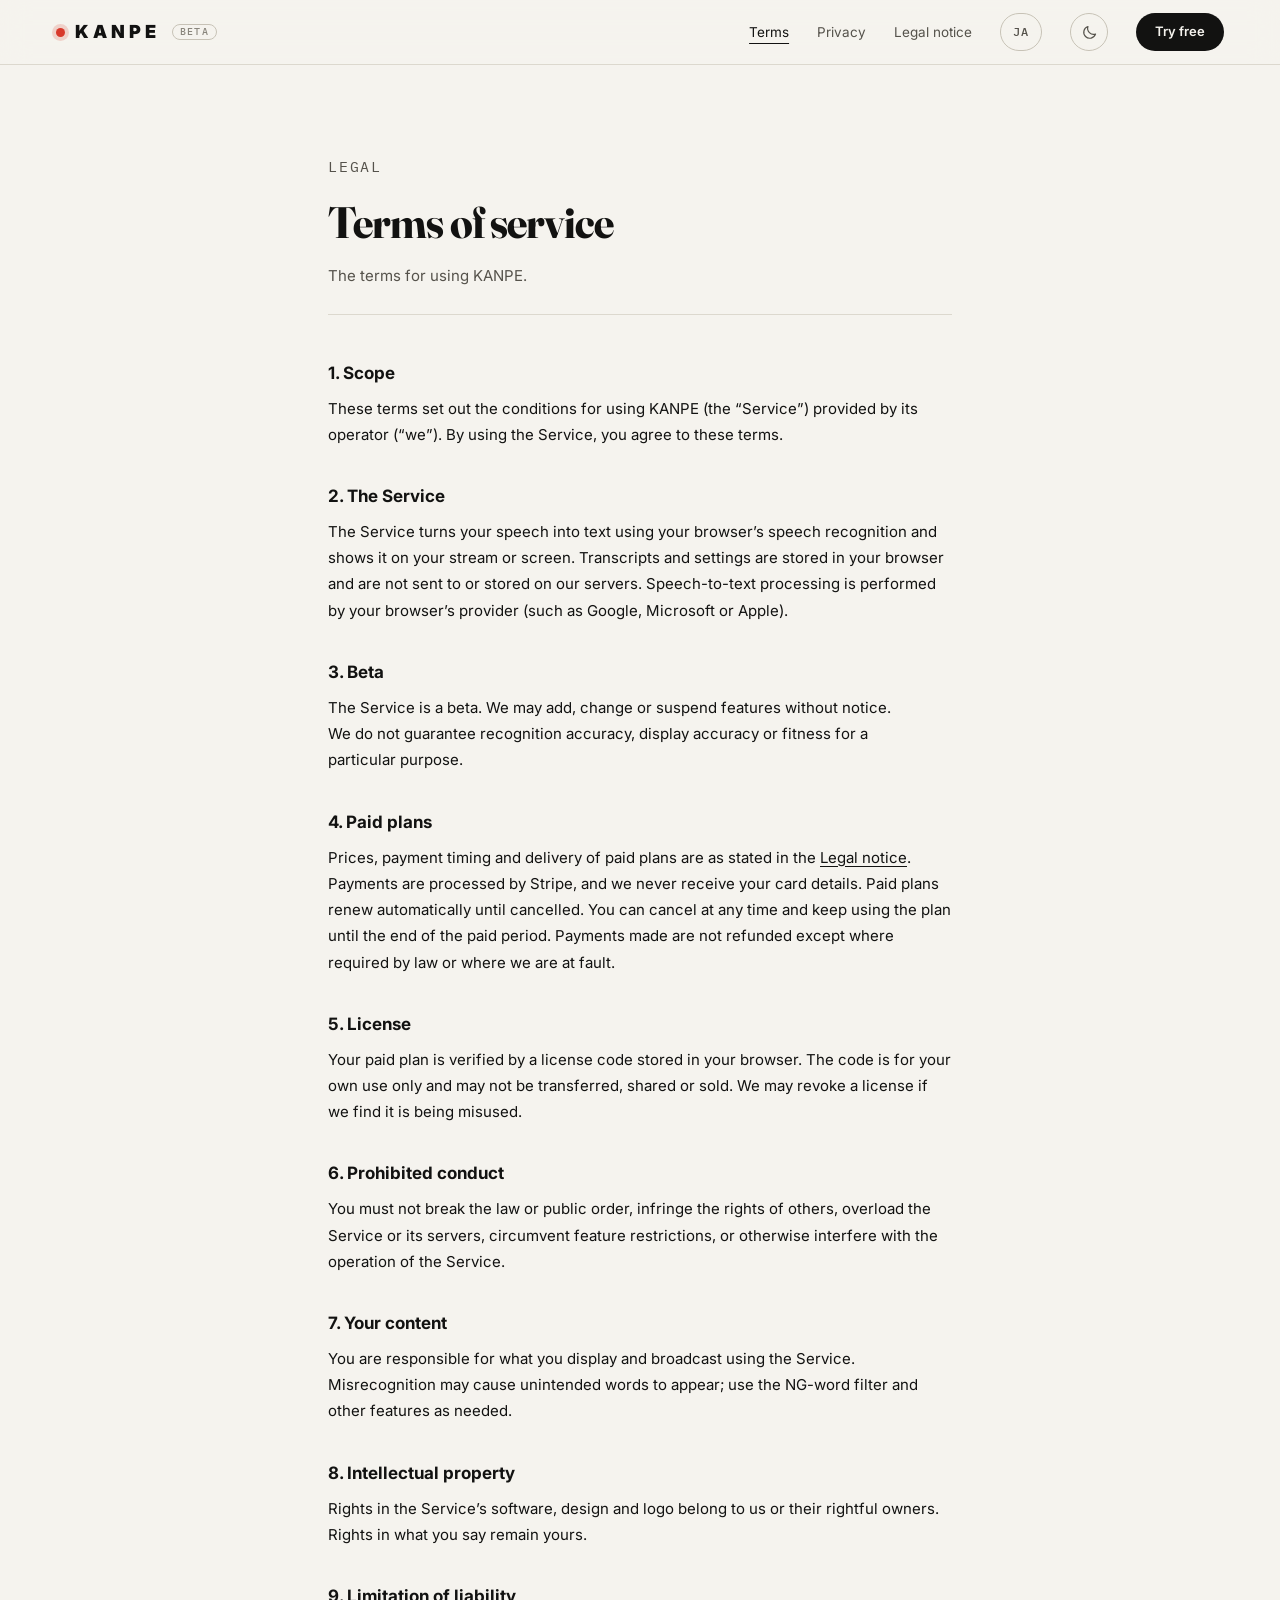
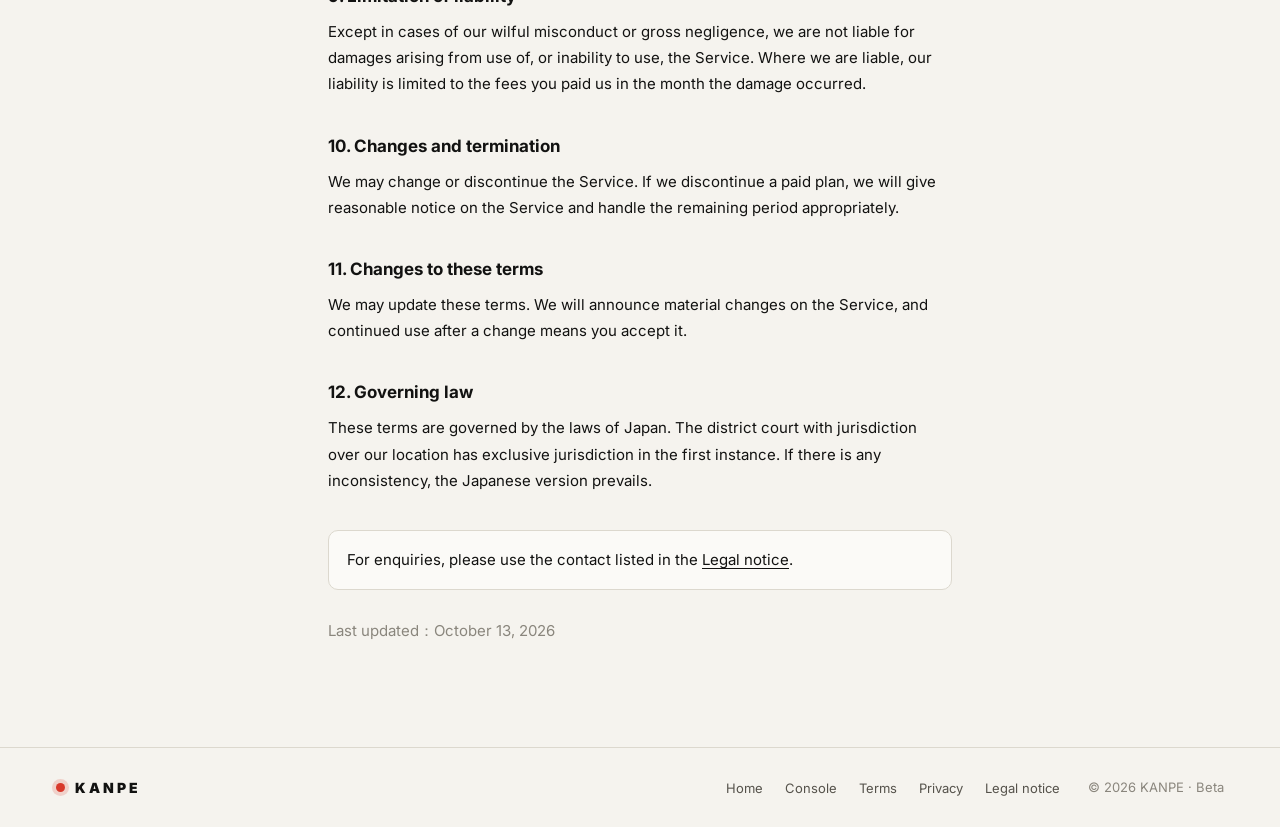
<file: en/legal/terms.html>
<!doctype html>
<html lang="en">
<head>
<meta charset="utf-8">
<meta name="viewport" content="width=device-width, initial-scale=1, viewport-fit=cover">
<title>Terms of service｜KANPE</title>
<meta name="description" content="The terms for using KANPE.">
<link rel="canonical" href="https://kanpe.yoneken.xyz/en/legal/terms">
<link rel="alternate" hreflang="ja" href="https://kanpe.yoneken.xyz/legal/terms">
<link rel="alternate" hreflang="en" href="https://kanpe.yoneken.xyz/en/legal/terms">
<link rel="alternate" hreflang="x-default" href="https://kanpe.yoneken.xyz/legal/terms">
<meta property="og:type" content="website">
<meta property="og:site_name" content="KANPE">
<meta property="og:locale" content="en_US">
<meta property="og:url" content="https://kanpe.yoneken.xyz/en/legal/terms">
<meta property="og:title" content="Terms of service｜KANPE">
<meta property="og:description" content="The terms for using KANPE.">
<meta property="og:image" content="https://kanpe.yoneken.xyz/assets/og-en.png?v=1">
<meta name="twitter:card" content="summary_large_image">
<link rel="icon" href="../../assets/icon.svg" type="image/svg+xml">
<link rel="icon" href="../../assets/favicon-32.png" sizes="32x32" type="image/png">
<meta name="theme-color" content="#f5f3ee">
<link rel="preconnect" href="https://fonts.googleapis.com">
<link rel="preconnect" href="https://fonts.gstatic.com" crossorigin>
<link rel="stylesheet" href="https://fonts.googleapis.com/css2?family=Fraunces:opsz,wght@9..144,600;9..144,700&family=Inter:wght@400;500;600;700&family=Shippori+Mincho+B1:wght@700&family=IBM+Plex+Mono:wght@400;500&display=swap">
<link rel="stylesheet" href="../../styles/lp.css?v=202610251717">
<script>try{var t=localStorage.getItem('kanpe.ui');t=(t==='light'||t==='dark')?t:null;if(t)document.documentElement.dataset.theme=t;document.documentElement.dataset.mode=t||'light'}catch(e){}</script>
</head>
<body id="top" class="legal-page">
<header class="nav scrolled">
  <a class="logo" href="../index.html" aria-label="KANPE home"><span class="tally" aria-hidden="true"></span>KANPE<span class="beta mono">BETA</span></a>
  <nav class="links" id="siteMenu" aria-label="Legal"><a href="terms.html" aria-current="page">Terms</a><a href="privacy.html">Privacy</a><a href="tokushoho.html">Legal notice</a>
    <div class="menu-extra">
      <a class="menu-row" href="../../legal/terms.html" hreflang="ja" lang="ja" data-lang-switch><span class="mi" aria-hidden="true">JA</span>日本語</a>
      <button class="menu-row" type="button" data-mode-toggle><span class="mi" aria-hidden="true"><svg class="i-moon" viewBox="0 0 24 24" aria-hidden="true"><path d="M20.5 14.2A8.5 8.5 0 0 1 9.8 3.5a8.5 8.5 0 1 0 10.7 10.7z"/></svg><svg class="i-sun" viewBox="0 0 24 24" aria-hidden="true"><circle cx="12" cy="12" r="4.2"/><path d="M12 2.5v2.2M12 19.3v2.2M2.5 12h2.2M19.3 12h2.2M5.3 5.3l1.6 1.6M17.1 17.1l1.6 1.6M5.3 18.7l1.6-1.6M17.1 6.9l1.6-1.6"/></svg></span><span class="when-light">Dark mode</span><span class="when-dark">Light mode</span></button>
    </div>
  </nav>
  <a class="lang-link" href="../../legal/terms.html" hreflang="ja" lang="ja" data-lang-switch title="日本語版">JA</a>
  <button class="mode-btn" type="button" data-mode-toggle aria-label="Toggle light or dark mode"><svg class="i-moon" viewBox="0 0 24 24" aria-hidden="true"><path d="M20.5 14.2A8.5 8.5 0 0 1 9.8 3.5a8.5 8.5 0 1 0 10.7 10.7z"/></svg><svg class="i-sun" viewBox="0 0 24 24" aria-hidden="true"><circle cx="12" cy="12" r="4.2"/><path d="M12 2.5v2.2M12 19.3v2.2M2.5 12h2.2M19.3 12h2.2M5.3 5.3l1.6 1.6M17.1 17.1l1.6 1.6M5.3 18.7l1.6-1.6M17.1 6.9l1.6-1.6"/></svg></button>
  <a class="btn btn-ink small" href="../app.html">Try free</a>
  <button class="menu-btn" type="button" data-menu-btn aria-controls="siteMenu" aria-expanded="false" aria-label="Menu"><svg viewBox="0 0 24 24" aria-hidden="true"><path class="b1" d="M4 7h16"/><path class="b2" d="M4 12h16"/><path class="b3" d="M4 17h16"/></svg></button>
</header>
<main class="legal">
  <p class="label mono">LEGAL</p>
  <h1>Terms of service</h1>
  <p class="legal-lede">The terms for using KANPE.</p>
  <h2>1. Scope</h2><p>These terms set out the conditions for using KANPE (the “Service”) provided by its operator (“we”). By using the Service, you agree to these terms.</p><h2>2. The Service</h2><p>The Service turns your speech into text using your browser’s speech recognition and shows it on your stream or screen. Transcripts and settings are stored in your browser and are not sent to or stored on our servers. Speech-to-text processing is performed by your browser’s provider (such as Google, Microsoft or Apple).</p><h2>3. Beta</h2><p>The Service is a beta. We may add, change or suspend features without notice. We do not guarantee recognition accuracy, display accuracy or fitness for a particular purpose.</p><h2>4. Paid plans</h2><p>Prices, payment timing and delivery of paid plans are as stated in the <a href="tokushoho.html">Legal notice</a>. Payments are processed by Stripe, and we never receive your card details. Paid plans renew automatically until cancelled. You can cancel at any time and keep using the plan until the end of the paid period. Payments made are not refunded except where required by law or where we are at fault.</p><h2>5. License</h2><p>Your paid plan is verified by a license code stored in your browser. The code is for your own use only and may not be transferred, shared or sold. We may revoke a license if we find it is being misused.</p><h2>6. Prohibited conduct</h2><p>You must not break the law or public order, infringe the rights of others, overload the Service or its servers, circumvent feature restrictions, or otherwise interfere with the operation of the Service.</p><h2>7. Your content</h2><p>You are responsible for what you display and broadcast using the Service. Misrecognition may cause unintended words to appear; use the NG-word filter and other features as needed.</p><h2>8. Intellectual property</h2><p>Rights in the Service’s software, design and logo belong to us or their rightful owners. Rights in what you say remain yours.</p><h2>9. Limitation of liability</h2><p>Except in cases of our wilful misconduct or gross negligence, we are not liable for damages arising from use of, or inability to use, the Service. Where we are liable, our liability is limited to the fees you paid us in the month the damage occurred.</p><h2>10. Changes and termination</h2><p>We may change or discontinue the Service. If we discontinue a paid plan, we will give reasonable notice on the Service and handle the remaining period appropriately.</p><h2>11. Changes to these terms</h2><p>We may update these terms. We will announce material changes on the Service, and continued use after a change means you accept it.</p><h2>12. Governing law</h2><p>These terms are governed by the laws of Japan. The district court with jurisdiction over our location has exclusive jurisdiction in the first instance. If there is any inconsistency, the Japanese version prevails.</p><p class="legal-contact">For enquiries, please use the contact listed in the <a href="tokushoho.html">Legal notice</a>.</p>
  <p class="fine legal-updated">Last updated：October 13, 2026</p>
</main>
<footer class="foot">
  <span class="logo small"><span class="tally" aria-hidden="true"></span>KANPE</span>
  <nav class="foot-links" aria-label="Footer">
    <a href="../index.html">Home</a>
    <a href="../app.html">Console</a>
    <a href="terms.html" aria-current="page">Terms</a><a href="privacy.html">Privacy</a><a href="tokushoho.html">Legal notice</a>
  </nav>
  <span class="fine">© 2026 KANPE · Beta</span>
</footer>
<script src="../../src/ui/lang.js?v=202610251717" defer></script>
<script src="../../src/ui/menu.js?v=202610251717" defer></script>
<script src="../../src/ui/mode.js?v=202610251717" defer></script>
<script type="module" src="../../src/lp/analytics.js?v=202610251717"></script>
</body>
</html>
</file>
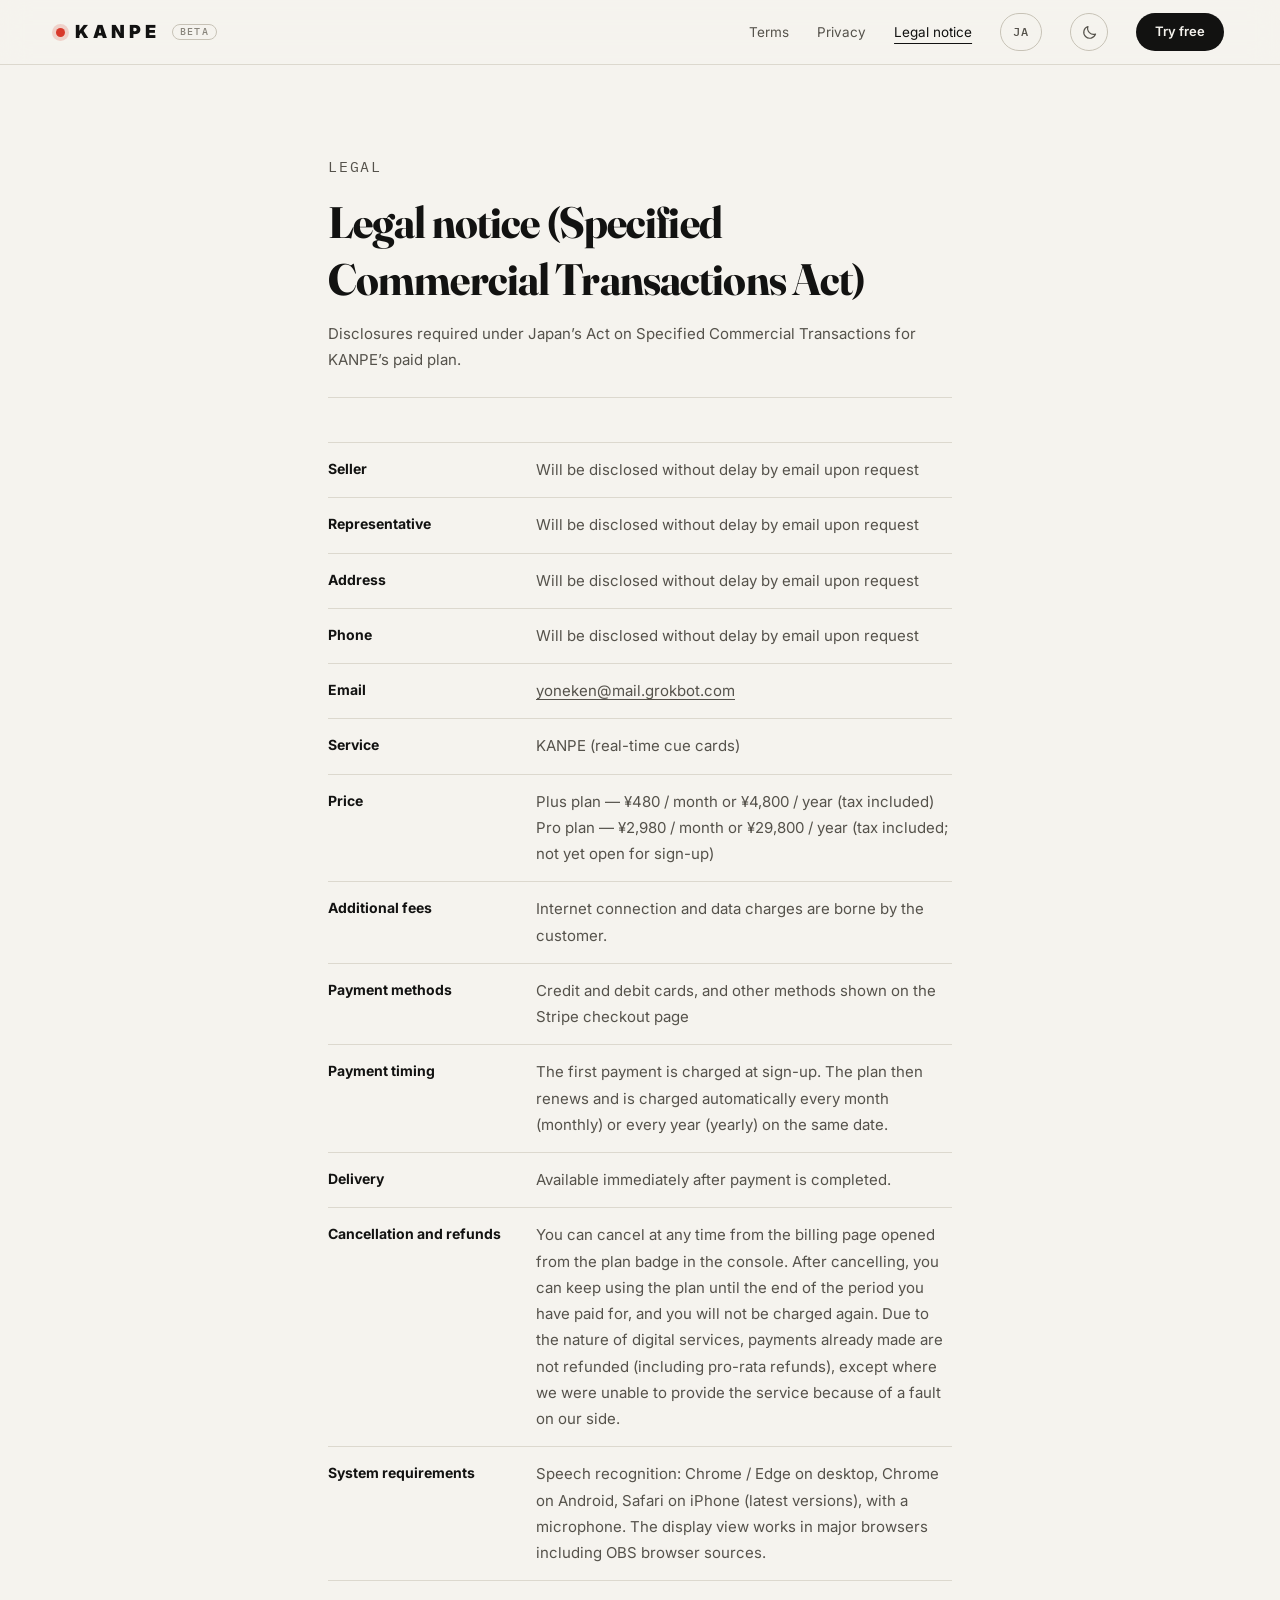
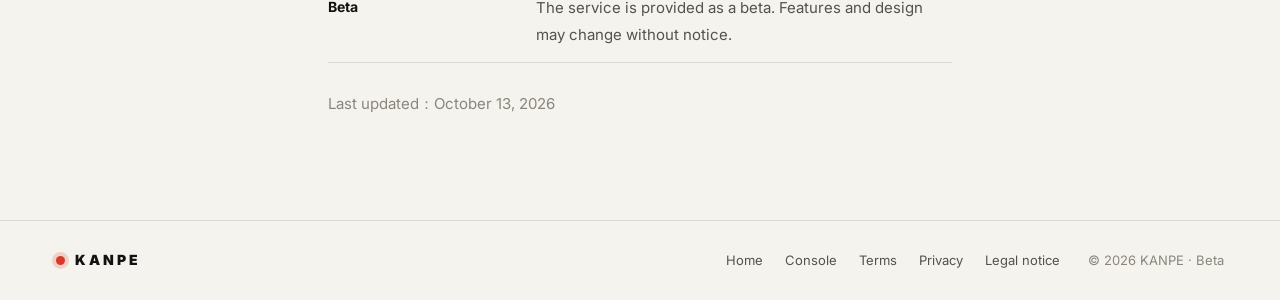
<file: en/legal/tokushoho.html>
<!doctype html>
<html lang="en">
<head>
<meta charset="utf-8">
<meta name="viewport" content="width=device-width, initial-scale=1, viewport-fit=cover">
<title>Legal notice (Specified Commercial Transactions Act)｜KANPE</title>
<meta name="description" content="Disclosures required under Japan’s Act on Specified Commercial Transactions for KANPE’s paid plan.">
<link rel="canonical" href="https://kanpe.yoneken.xyz/en/legal/tokushoho">
<link rel="alternate" hreflang="ja" href="https://kanpe.yoneken.xyz/legal/tokushoho">
<link rel="alternate" hreflang="en" href="https://kanpe.yoneken.xyz/en/legal/tokushoho">
<link rel="alternate" hreflang="x-default" href="https://kanpe.yoneken.xyz/legal/tokushoho">
<meta property="og:type" content="website">
<meta property="og:site_name" content="KANPE">
<meta property="og:locale" content="en_US">
<meta property="og:url" content="https://kanpe.yoneken.xyz/en/legal/tokushoho">
<meta property="og:title" content="Legal notice (Specified Commercial Transactions Act)｜KANPE">
<meta property="og:description" content="Disclosures required under Japan’s Act on Specified Commercial Transactions for KANPE’s paid plan.">
<meta property="og:image" content="https://kanpe.yoneken.xyz/assets/og-en.png?v=1">
<meta name="twitter:card" content="summary_large_image">
<link rel="icon" href="../../assets/icon.svg" type="image/svg+xml">
<link rel="icon" href="../../assets/favicon-32.png" sizes="32x32" type="image/png">
<meta name="theme-color" content="#f5f3ee">
<link rel="preconnect" href="https://fonts.googleapis.com">
<link rel="preconnect" href="https://fonts.gstatic.com" crossorigin>
<link rel="stylesheet" href="https://fonts.googleapis.com/css2?family=Fraunces:opsz,wght@9..144,600;9..144,700&family=Inter:wght@400;500;600;700&family=Shippori+Mincho+B1:wght@700&family=IBM+Plex+Mono:wght@400;500&display=swap">
<link rel="stylesheet" href="../../styles/lp.css?v=202610251717">
<script>try{var t=localStorage.getItem('kanpe.ui');t=(t==='light'||t==='dark')?t:null;if(t)document.documentElement.dataset.theme=t;document.documentElement.dataset.mode=t||'light'}catch(e){}</script>
</head>
<body id="top" class="legal-page">
<header class="nav scrolled">
  <a class="logo" href="../index.html" aria-label="KANPE home"><span class="tally" aria-hidden="true"></span>KANPE<span class="beta mono">BETA</span></a>
  <nav class="links" id="siteMenu" aria-label="Legal"><a href="terms.html">Terms</a><a href="privacy.html">Privacy</a><a href="tokushoho.html" aria-current="page">Legal notice</a>
    <div class="menu-extra">
      <a class="menu-row" href="../../legal/tokushoho.html" hreflang="ja" lang="ja" data-lang-switch><span class="mi" aria-hidden="true">JA</span>日本語</a>
      <button class="menu-row" type="button" data-mode-toggle><span class="mi" aria-hidden="true"><svg class="i-moon" viewBox="0 0 24 24" aria-hidden="true"><path d="M20.5 14.2A8.5 8.5 0 0 1 9.8 3.5a8.5 8.5 0 1 0 10.7 10.7z"/></svg><svg class="i-sun" viewBox="0 0 24 24" aria-hidden="true"><circle cx="12" cy="12" r="4.2"/><path d="M12 2.5v2.2M12 19.3v2.2M2.5 12h2.2M19.3 12h2.2M5.3 5.3l1.6 1.6M17.1 17.1l1.6 1.6M5.3 18.7l1.6-1.6M17.1 6.9l1.6-1.6"/></svg></span><span class="when-light">Dark mode</span><span class="when-dark">Light mode</span></button>
    </div>
  </nav>
  <a class="lang-link" href="../../legal/tokushoho.html" hreflang="ja" lang="ja" data-lang-switch title="日本語版">JA</a>
  <button class="mode-btn" type="button" data-mode-toggle aria-label="Toggle light or dark mode"><svg class="i-moon" viewBox="0 0 24 24" aria-hidden="true"><path d="M20.5 14.2A8.5 8.5 0 0 1 9.8 3.5a8.5 8.5 0 1 0 10.7 10.7z"/></svg><svg class="i-sun" viewBox="0 0 24 24" aria-hidden="true"><circle cx="12" cy="12" r="4.2"/><path d="M12 2.5v2.2M12 19.3v2.2M2.5 12h2.2M19.3 12h2.2M5.3 5.3l1.6 1.6M17.1 17.1l1.6 1.6M5.3 18.7l1.6-1.6M17.1 6.9l1.6-1.6"/></svg></button>
  <a class="btn btn-ink small" href="../app.html">Try free</a>
  <button class="menu-btn" type="button" data-menu-btn aria-controls="siteMenu" aria-expanded="false" aria-label="Menu"><svg viewBox="0 0 24 24" aria-hidden="true"><path class="b1" d="M4 7h16"/><path class="b2" d="M4 12h16"/><path class="b3" d="M4 17h16"/></svg></button>
</header>
<main class="legal">
  <p class="label mono">LEGAL</p>
  <h1>Legal notice (Specified Commercial Transactions Act)</h1>
  <p class="legal-lede">Disclosures required under Japan’s Act on Specified Commercial Transactions for KANPE’s paid plan.</p>
  <dl class="legal-table"><dt>Seller</dt><dd>Will be disclosed without delay by email upon request</dd><dt>Representative</dt><dd>Will be disclosed without delay by email upon request</dd><dt>Address</dt><dd>Will be disclosed without delay by email upon request</dd><dt>Phone</dt><dd>Will be disclosed without delay by email upon request</dd><dt>Email</dt><dd><a href="mailto:yoneken@mail.grokbot.com">yoneken@mail.grokbot.com</a></dd><dt>Service</dt><dd>KANPE (real-time cue cards)</dd><dt>Price</dt><dd>Plus plan — ¥480 / month or ¥4,800 / year (tax included)<br>Pro plan — ¥2,980 / month or ¥29,800 / year (tax included; not yet open for sign-up)</dd><dt>Additional fees</dt><dd>Internet connection and data charges are borne by the customer.</dd><dt>Payment methods</dt><dd>Credit and debit cards, and other methods shown on the Stripe checkout page</dd><dt>Payment timing</dt><dd>The first payment is charged at sign-up. The plan then renews and is charged automatically every month (monthly) or every year (yearly) on the same date.</dd><dt>Delivery</dt><dd>Available immediately after payment is completed.</dd><dt>Cancellation and refunds</dt><dd>You can cancel at any time from the billing page opened from the plan badge in the console. After cancelling, you can keep using the plan until the end of the period you have paid for, and you will not be charged again. Due to the nature of digital services, payments already made are not refunded (including pro-rata refunds), except where we were unable to provide the service because of a fault on our side.</dd><dt>System requirements</dt><dd>Speech recognition: Chrome / Edge on desktop, Chrome on Android, Safari on iPhone (latest versions), with a microphone. The display view works in major browsers including OBS browser sources.</dd><dt>Beta</dt><dd>The service is provided as a beta. Features and design may change without notice.</dd></dl>
  <p class="fine legal-updated">Last updated：October 13, 2026</p>
</main>
<footer class="foot">
  <span class="logo small"><span class="tally" aria-hidden="true"></span>KANPE</span>
  <nav class="foot-links" aria-label="Footer">
    <a href="../index.html">Home</a>
    <a href="../app.html">Console</a>
    <a href="terms.html">Terms</a><a href="privacy.html">Privacy</a><a href="tokushoho.html" aria-current="page">Legal notice</a>
  </nav>
  <span class="fine">© 2026 KANPE · Beta</span>
</footer>
<script src="../../src/ui/lang.js?v=202610251717" defer></script>
<script src="../../src/ui/menu.js?v=202610251717" defer></script>
<script src="../../src/ui/mode.js?v=202610251717" defer></script>
<script type="module" src="../../src/lp/analytics.js?v=202610251717"></script>
</body>
</html>
</file>
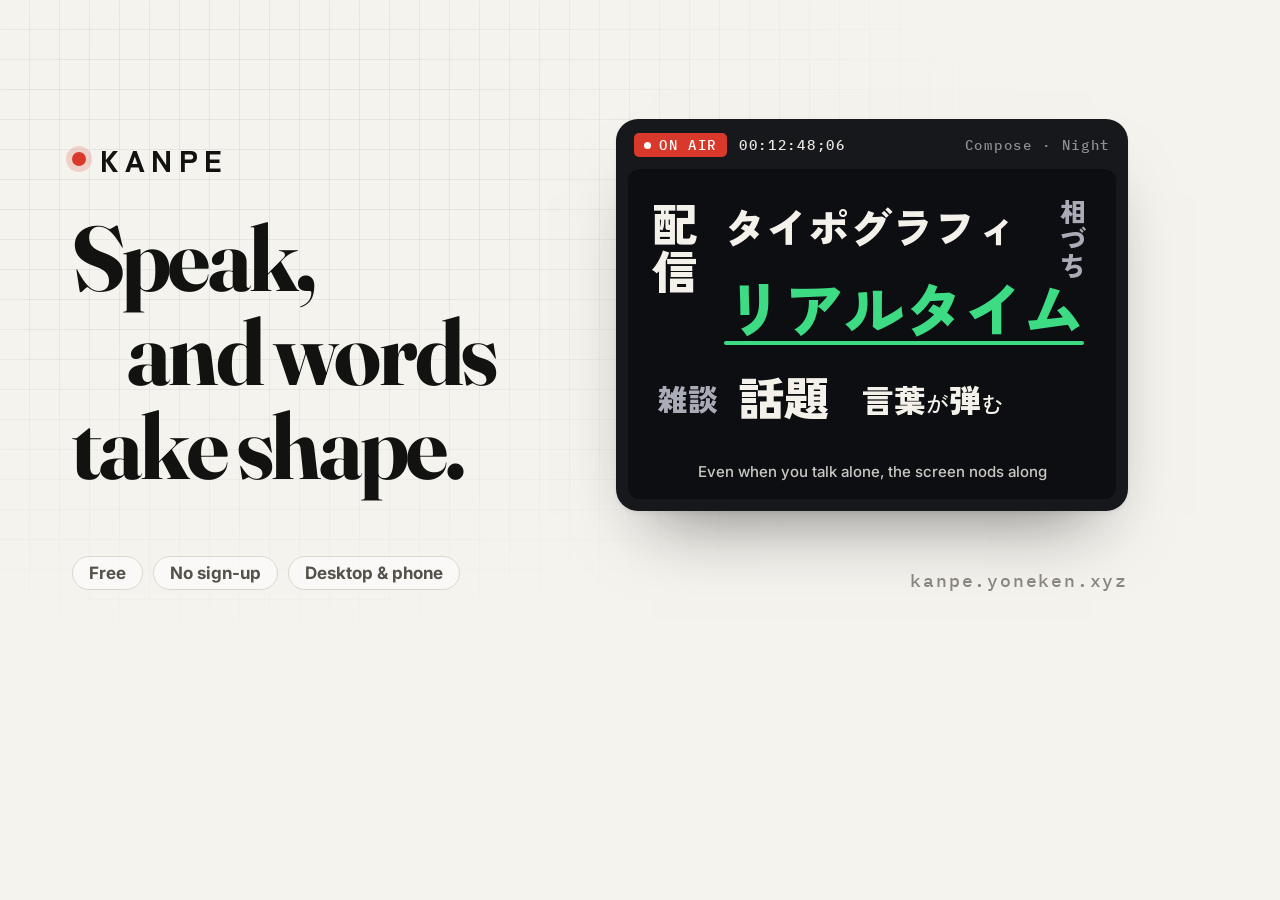
<file: tools/og/og-en.html>
<!doctype html>
<html lang="en">
<head>
<meta charset="utf-8">
<!-- OGP 画像の原稿。tools/og/render.py で 1200×630 の assets/og.png に書き出す -->
<link rel="stylesheet" href="https://fonts.googleapis.com/css2?family=Fraunces:opsz,wght@9..144,700&family=Inter:wght@600;700&family=Shippori+Mincho+B1:wght@700;800&family=Zen+Kaku+Gothic+New:wght@500;700;900&family=IBM+Plex+Mono:wght@500&display=block">
<style>
  :root { --paper: #f5f3ee; --ink: #121211; --ink-2: #55524b; --ink-3: #8a867d; --rule: #dcd8ce; --tally: #d8392b; --marker: #3ddc84; }
  * { box-sizing: border-box; margin: 0; }
  html, body { width: 1200px; height: 630px; overflow: hidden; }
  body { background: var(--paper); color: var(--ink); font-family: "Zen Kaku Gothic New", sans-serif; font-feature-settings: "palt" 1; position: relative; -webkit-font-smoothing: antialiased; }
  body::before { content: ""; position: absolute; inset: 0;
    background-image: linear-gradient(rgba(18,18,17,.06) 1px, transparent 1px), linear-gradient(90deg, rgba(18,18,17,.06) 1px, transparent 1px);
    background-size: 30px 30px; background-position: -1px -1px;
    -webkit-mask-image: radial-gradient(90% 100% at 20% 30%, #000 25%, transparent 75%); }
  .wrap { position: absolute; inset: 0; padding: 64px 72px; display: grid; grid-template-columns: 500px 1fr; gap: 44px; align-items: center; }

  .copy { display: flex; flex-direction: column; gap: 30px; }
  .logo { display: flex; align-items: center; gap: 14px; font-weight: 900; font-size: 30px; letter-spacing: .22em; }
  .tally { width: 14px; height: 14px; border-radius: 50%; background: var(--tally); box-shadow: 0 0 0 6px rgba(216,57,43,.18); }
  h1 { font-family: "Shippori Mincho B1", serif; font-weight: 800; font-size: 100px; line-height: 1.12; letter-spacing: .01em; }
  h1 .row { display: block; white-space: nowrap; }
  h1 .r2 { padding-left: .6em; }
  h1 i { font-style: normal; font-size: .7em; font-weight: 700; }
  .sub { font-size: 26px; font-weight: 700; color: var(--ink-2); letter-spacing: .04em; }

  .monitor { background: #17181b; border-radius: 22px; padding: 12px; box-shadow: 0 2px 4px rgba(0,0,0,.06), 0 40px 70px -36px rgba(18,18,17,.55); }
  .bar { display: flex; align-items: center; gap: 12px; padding: 2px 6px 12px; font: 500 14px/1 "IBM Plex Mono", monospace; letter-spacing: .12em; color: #8d8f95; }
  .onair { display: inline-flex; align-items: center; gap: 8px; background: var(--tally); color: #fff; padding: 5px 10px; border-radius: 5px; }
  .onair::before { content: ""; width: 7px; height: 7px; border-radius: 50%; background: #fff; }
  .screen { position: relative; height: 330px; background: #0d0e11; border-radius: 12px; overflow: hidden; color: #f3f1ea; font-family: "Zen Kaku Gothic New", sans-serif; font-weight: 900; }
  .w { position: absolute; white-space: nowrap; line-height: 1; }
  .v { line-height: 1.04; text-align: center; white-space: normal; } /* 縦組みは1字ずつ改行して組む（画像用） */
  .k-small { font-size: .72em; font-weight: 500; }
  .new { color: var(--marker); }
  .new::after { content: ""; position: absolute; left: 0; right: 0; bottom: -8px; height: 4px; background: var(--marker); border-radius: 2px; }
  .cap { position: absolute; left: 0; right: 0; bottom: 18px; text-align: center; font-size: 15px; font-weight: 500; color: rgba(243,241,234,.82); }

  .url { position: absolute; right: 72px; bottom: 40px; font: 500 18px/1 "IBM Plex Mono", monospace; letter-spacing: .1em; color: var(--ink-3); }
  .tag { position: absolute; left: 72px; bottom: 40px; display: flex; gap: 10px; }
  .tag span { font-size: 17px; font-weight: 700; color: var(--ink-2); border: 1.5px solid var(--rule); background: rgba(255,255,255,.55); border-radius: 999px; padding: 6px 16px; }
  h1.en { font-family: "Fraunces", serif; font-weight: 700; font-size: 92px; line-height: 1.02; letter-spacing: -.03em; font-variation-settings: "opsz" 144; }
  .tag span { font-family: "Inter", "Zen Kaku Gothic New", sans-serif; }
  .cap { font-family: "Inter", sans-serif; }
</style>
</head>
<body>
  <div class="wrap">
    <div class="copy">
      <div class="logo"><span class="tally"></span>KANPE</div>
      <h1 class="en">
        <span class="row">Speak,</span>
        <span class="row r2">and words</span>
        <span class="row">take shape.</span>
      </h1>
    </div>
    <div class="monitor">
      <div class="bar"><span class="onair">ON AIR</span><span style="color:#e9e8e2">00:12:48;06</span><span style="margin-left:auto">Compose · Night</span></div>
      <div class="screen">
        <span class="w v" style="left:24px; top:30px; font-size:46px;">配<br>信</span>
        <span class="w" style="left:96px; top:36px; font-size:42px;">タイポグラフィ</span>
        <span class="w v" style="left:432px; top:28px; font-size:26px; color:#a9acb6;">相<br>づ<br>ち</span>
        <span class="w new" style="left:96px; top:108px; font-size:60px;">リアルタイム</span>
        <span class="w" style="left:30px; top:214px; font-size:30px; color:#a9acb6;">雑談</span>
        <span class="w" style="left:110px; top:204px; font-size:46px;">話題</span>
        <span class="w" style="left:234px; top:214px; font-size:32px;">言葉<span class="k-small">が</span>弾<span class="k-small">む</span></span>
        <span class="cap">Even when you talk alone, the screen nods along</span>
      </div>
    </div>
  </div>
  <div class="tag"><span>Free</span><span>No sign-up</span><span>Desktop &amp; phone</span></div>
  <div class="url">kanpe.yoneken.xyz</div>
</body>
</html>
</file>
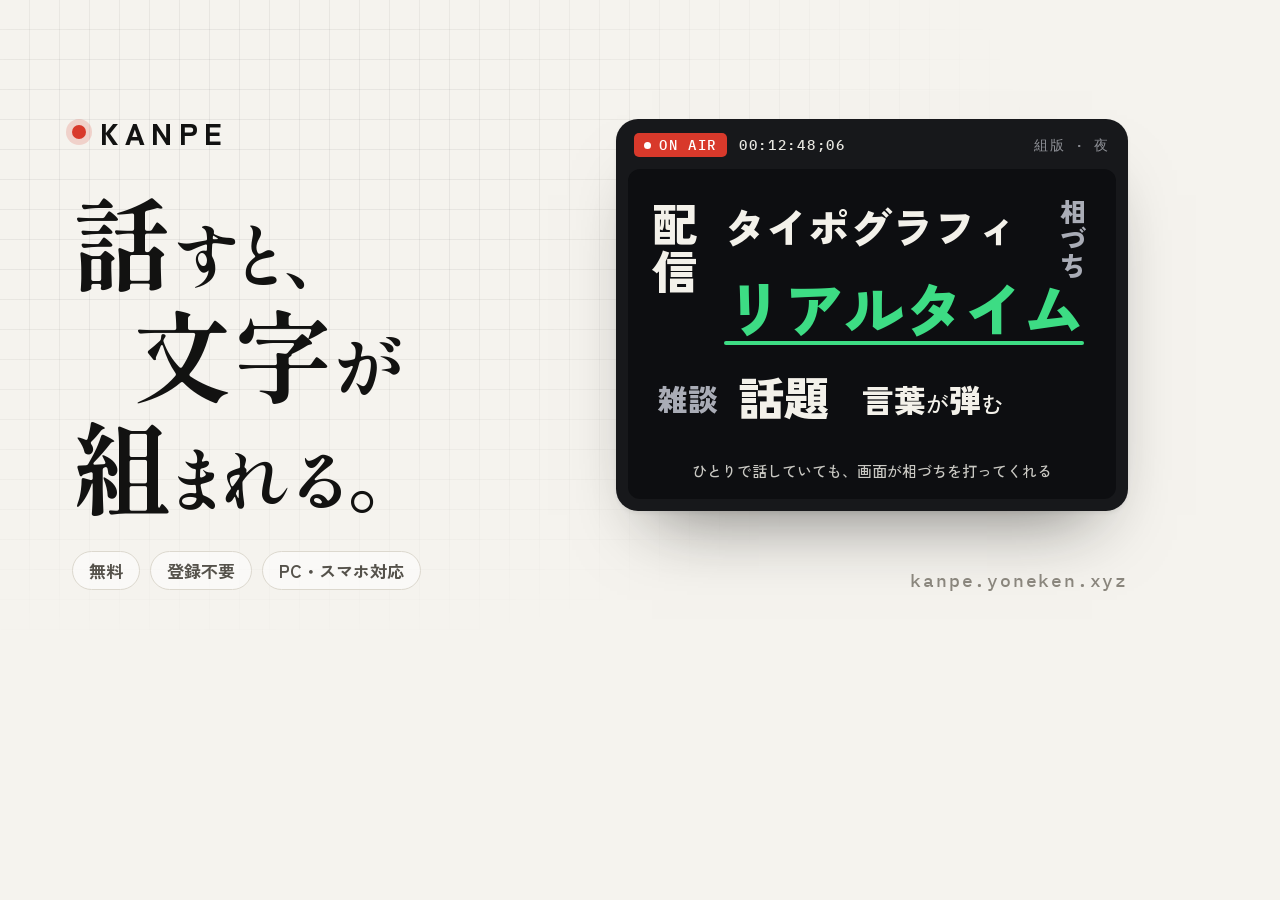
<file: tools/og/og.html>
<!doctype html>
<html lang="ja">
<head>
<meta charset="utf-8">
<!-- OGP 画像の原稿。tools/og/render.py で 1200×630 の assets/og.png に書き出す -->
<link rel="stylesheet" href="https://fonts.googleapis.com/css2?family=Shippori+Mincho+B1:wght@700;800&family=Zen+Kaku+Gothic+New:wght@500;700;900&family=IBM+Plex+Mono:wght@500&display=block">
<style>
  :root { --paper: #f5f3ee; --ink: #121211; --ink-2: #55524b; --ink-3: #8a867d; --rule: #dcd8ce; --tally: #d8392b; --marker: #3ddc84; }
  * { box-sizing: border-box; margin: 0; }
  html, body { width: 1200px; height: 630px; overflow: hidden; }
  body { background: var(--paper); color: var(--ink); font-family: "Zen Kaku Gothic New", sans-serif; font-feature-settings: "palt" 1; position: relative; -webkit-font-smoothing: antialiased; }
  body::before { content: ""; position: absolute; inset: 0;
    background-image: linear-gradient(rgba(18,18,17,.06) 1px, transparent 1px), linear-gradient(90deg, rgba(18,18,17,.06) 1px, transparent 1px);
    background-size: 30px 30px; background-position: -1px -1px;
    -webkit-mask-image: radial-gradient(90% 100% at 20% 30%, #000 25%, transparent 75%); }
  .wrap { position: absolute; inset: 0; padding: 64px 72px; display: grid; grid-template-columns: 500px 1fr; gap: 44px; align-items: center; }

  .copy { display: flex; flex-direction: column; gap: 30px; }
  .logo { display: flex; align-items: center; gap: 14px; font-weight: 900; font-size: 30px; letter-spacing: .22em; }
  .tally { width: 14px; height: 14px; border-radius: 50%; background: var(--tally); box-shadow: 0 0 0 6px rgba(216,57,43,.18); }
  h1 { font-family: "Shippori Mincho B1", serif; font-weight: 800; font-size: 100px; line-height: 1.12; letter-spacing: .01em; }
  h1 .row { display: block; white-space: nowrap; }
  h1 .r2 { padding-left: .6em; }
  h1 i { font-style: normal; font-size: .7em; font-weight: 700; }
  .sub { font-size: 26px; font-weight: 700; color: var(--ink-2); letter-spacing: .04em; }

  .monitor { background: #17181b; border-radius: 22px; padding: 12px; box-shadow: 0 2px 4px rgba(0,0,0,.06), 0 40px 70px -36px rgba(18,18,17,.55); }
  .bar { display: flex; align-items: center; gap: 12px; padding: 2px 6px 12px; font: 500 14px/1 "IBM Plex Mono", monospace; letter-spacing: .12em; color: #8d8f95; }
  .onair { display: inline-flex; align-items: center; gap: 8px; background: var(--tally); color: #fff; padding: 5px 10px; border-radius: 5px; }
  .onair::before { content: ""; width: 7px; height: 7px; border-radius: 50%; background: #fff; }
  .screen { position: relative; height: 330px; background: #0d0e11; border-radius: 12px; overflow: hidden; color: #f3f1ea; font-family: "Zen Kaku Gothic New", sans-serif; font-weight: 900; }
  .w { position: absolute; white-space: nowrap; line-height: 1; }
  .v { line-height: 1.04; text-align: center; white-space: normal; } /* 縦組みは1字ずつ改行して組む（画像用） */
  .k-small { font-size: .72em; font-weight: 500; }
  .new { color: var(--marker); }
  .new::after { content: ""; position: absolute; left: 0; right: 0; bottom: -8px; height: 4px; background: var(--marker); border-radius: 2px; }
  .cap { position: absolute; left: 0; right: 0; bottom: 18px; text-align: center; font-size: 15px; font-weight: 500; color: rgba(243,241,234,.82); }

  .url { position: absolute; right: 72px; bottom: 40px; font: 500 18px/1 "IBM Plex Mono", monospace; letter-spacing: .1em; color: var(--ink-3); }
  .tag { position: absolute; left: 72px; bottom: 40px; display: flex; gap: 10px; }
  .tag span { font-size: 17px; font-weight: 700; color: var(--ink-2); border: 1.5px solid var(--rule); background: rgba(255,255,255,.55); border-radius: 999px; padding: 6px 16px; }
</style>
</head>
<body>
  <div class="wrap">
    <div class="copy">
      <div class="logo"><span class="tally"></span>KANPE</div>
      <h1>
        <span class="row">話<i>すと、</i></span>
        <span class="row r2">文字<i>が</i></span>
        <span class="row">組<i>まれる。</i></span>
      </h1>
    </div>
    <div class="monitor">
      <div class="bar"><span class="onair">ON AIR</span><span style="color:#e9e8e2">00:12:48;06</span><span style="margin-left:auto">組版 · 夜</span></div>
      <div class="screen">
        <span class="w v" style="left:24px; top:30px; font-size:46px;">配<br>信</span>
        <span class="w" style="left:96px; top:36px; font-size:42px;">タイポグラフィ</span>
        <span class="w v" style="left:432px; top:28px; font-size:26px; color:#a9acb6;">相<br>づ<br>ち</span>
        <span class="w new" style="left:96px; top:108px; font-size:60px;">リアルタイム</span>
        <span class="w" style="left:30px; top:214px; font-size:30px; color:#a9acb6;">雑談</span>
        <span class="w" style="left:110px; top:204px; font-size:46px;">話題</span>
        <span class="w" style="left:234px; top:214px; font-size:32px;">言葉<span class="k-small">が</span>弾<span class="k-small">む</span></span>
        <span class="cap">ひとりで話していても、画面が相づちを打ってくれる</span>
      </div>
    </div>
  </div>
  <div class="tag"><span>無料</span><span>登録不要</span><span>PC・スマホ対応</span></div>
  <div class="url">kanpe.yoneken.xyz</div>
</body>
</html>
</file>
<file: styles/lp.css>
/* KANPE ランディング
   コンセプト：組版見本帳。原稿用紙の升目、明朝の見出し、細い罫線、余白。
   色は墨と紙が基本で、朱はタリーランプ（ON AIR）と推しの一点にだけ使う。 */
:root {
  --paper: #f5f3ee;
  --paper-2: #edeae2;
  --card: #fbfaf7;
  --ink: #121211;
  --ink-2: #55524b;
  --ink-3: #8a867d;
  --rule: #dcd8ce;
  --rule-2: #c7c2b6;
  --grid: rgba(18, 18, 17, .055);
  --tally: #d8392b;
  --tally-ink: #ffffff;
  --marker: #3ddc84;    /* 新出語のアクセント（デモと同じ緑） */
  --monitor: #0d0e11;
  --shadow: 0 1px 2px rgba(18,18,17,.04), 0 30px 60px -36px rgba(18,18,17,.35);

  --f-min: "Shippori Mincho B1", "Hiragino Mincho ProN", "Yu Mincho", "YuMincho", "Noto Serif CJK JP", "Noto Serif JP", serif;
  --f-body: "Zen Kaku Gothic New", "Hiragino Sans", "Hiragino Kaku Gothic ProN", "Yu Gothic", "YuGothic", "Noto Sans CJK JP", sans-serif;
  --f-mono: "IBM Plex Mono", ui-monospace, "SFMono-Regular", Menlo, monospace;

  --gutter: clamp(16px, 4.4vw, 56px);
  --max: 1280px;
  --ease: cubic-bezier(.2, .7, .2, 1);
  color-scheme: light;
}
:root[data-theme="dark"] {
  --paper: #111110; --paper-2: #181816; --card: #1c1c1a; --ink: #efede6; --ink-2: #a8a59c; --ink-3: #77746c;
  --rule: #2b2a27; --rule-2: #3b3a36; --grid: rgba(239, 237, 230, .05); --tally: #ff5444; --tally-ink: #1a0503;
  --monitor: #08090b; --shadow: 0 1px 2px rgba(0,0,0,.3), 0 30px 60px -36px rgba(0,0,0,.9);
  color-scheme: dark;
}

/* ---------------------------------------------------------------- 基本 */
* { box-sizing: border-box; }
html { scroll-behavior: smooth; scroll-padding-top: 72px; -webkit-text-size-adjust: 100%; }
body {
  margin: 0; background: var(--paper); color: var(--ink);
  font-family: var(--f-body); font-size: 16px; line-height: 1.9; letter-spacing: .02em;
  font-feature-settings: "palt" 1; -webkit-font-smoothing: antialiased; font-synthesis: none;
}
main { overflow-x: clip; }
a { color: inherit; }
h1, h2, h3 { margin: 0; text-wrap: balance; font-weight: 700; }
h2, h3 { word-break: keep-all; overflow-wrap: anywhere; line-break: strict; } /* 句読点が行頭に来ないように */
@supports (word-break: auto-phrase) {
  h2, h3, summary, .lede, .plan-for, .uses span, .fig, .stat span, .closer .fine { word-break: auto-phrase; }
}
p { margin: 0; text-wrap: pretty; }
ul, ol { margin: 0; padding: 0; list-style: none; }
i { font-style: normal; }
.mono { font-family: var(--f-mono); font-feature-settings: normal; letter-spacing: .12em; }
.fine { font-size: 13px; color: var(--ink-3); line-height: 1.8; }
.center { text-align: center; }
:focus-visible { outline: 2px solid var(--tally); outline-offset: 3px; border-radius: 4px; }

.label { display: inline-flex; align-items: center; gap: 12px; font-size: 11.5px; color: var(--ink-2); text-transform: uppercase; }
.label .no { color: var(--ink); font-weight: 500; }
.label .no::after { content: ""; display: inline-block; width: 28px; height: 1px; background: var(--ink); vertical-align: middle; margin-left: 12px; }
.rec { width: 7px; height: 7px; border-radius: 50%; background: var(--tally); animation: blink 1.6s steps(1) infinite; }
@keyframes blink { 50% { opacity: .2; } }

/* ---------------------------------------------------------------- ボタン */
.btn { display: inline-flex; align-items: center; justify-content: center; gap: 10px; min-height: 48px; padding: 12px 24px; border-radius: 999px;
  font: 700 15px/1.2 var(--f-body); letter-spacing: .04em; text-decoration: none; border: 1px solid transparent; cursor: pointer;
  transition: background-color .2s, color .2s, border-color .2s, transform .2s var(--ease); }
.btn.small { min-height: 38px; padding: 8px 18px; font-size: 13px; white-space: nowrap; }
.btn-lg { min-height: 58px; padding: 16px 30px; font-size: 16px; }
.btn.block { width: 100%; }
.btn .arrow { transition: transform .25s var(--ease); font-family: var(--f-mono); }
.btn:hover .arrow { transform: translateX(4px); }
.btn-ink { background: var(--ink); color: var(--paper); }
.btn-ink:hover { background: color-mix(in srgb, var(--ink) 86%, var(--tally)); }
.btn-paper { background: #f5f3ee; color: #121211; }
.btn-tally { background: var(--tally); color: var(--tally-ink); }
.btn-invert { background: var(--paper); color: var(--ink); }
.btn-line { border-color: var(--rule-2); color: var(--ink); background: transparent; }
.btn[disabled] { opacity: .5; cursor: not-allowed; }
.text-link { font-weight: 700; font-size: 15px; text-decoration: underline; text-decoration-thickness: 1px; text-underline-offset: 6px;
  text-decoration-color: var(--rule-2); transition: text-decoration-color .2s; }
.text-link:hover { text-decoration-color: var(--ink); }

/* ---------------------------------------------------------------- ナビ */
.nav { position: sticky; top: 0; z-index: 20; display: flex; align-items: center; gap: 28px; height: 64px;
  padding: 0 var(--gutter); padding-top: env(safe-area-inset-top, 0px); box-sizing: content-box;
  background: var(--paper); /* color-mix が使えない古い Safari 向け */
  background: color-mix(in srgb, var(--paper) 84%, transparent); -webkit-backdrop-filter: blur(14px); backdrop-filter: blur(14px);
  border-bottom: 1px solid transparent; transition: border-color .3s; }
.nav.scrolled { border-bottom-color: var(--rule); }
.logo { display: inline-flex; align-items: center; gap: 10px; font: 900 18px/1 var(--f-body); letter-spacing: .22em; text-decoration: none; }
.logo.small { font-size: 14px; }
.tally { width: 9px; height: 9px; border-radius: 50%; background: var(--tally); box-shadow: 0 0 0 4px color-mix(in srgb, var(--tally) 18%, transparent); }
.links { display: flex; gap: 28px; margin-left: auto; font-size: 13.5px; }
.links a { text-decoration: none; color: var(--ink-2); transition: color .2s; }
.links a:hover { color: var(--ink); }
.mode-btn { display: grid; place-items: center; width: 38px; height: 38px; flex: none; border-radius: 50%; border: 1px solid var(--rule-2);
  background: transparent; color: var(--ink-2); cursor: pointer; transition: color .2s, border-color .2s, background-color .2s; }
.mode-btn:hover { color: var(--ink); border-color: var(--ink); }
.mode-btn svg { width: 17px; height: 17px; fill: none; stroke: currentColor; stroke-width: 1.7; stroke-linecap: round; stroke-linejoin: round; }
.mode-btn .i-sun { display: none; }
:root[data-mode="dark"] .mode-btn .i-sun { display: block; }
:root[data-mode="dark"] .mode-btn .i-moon { display: none; }
.mode-anim, .mode-anim body, .mode-anim .nav, .mode-anim .section, .mode-anim .plan, .mode-anim .spec { transition: background-color .35s ease, color .35s ease, border-color .35s ease !important; }

/* ---------------------------------------------------------------- ヒーロー */
.hero { position: relative; max-width: var(--max); margin: 0 auto;
  padding: clamp(40px, 7vw, 104px) var(--gutter) clamp(56px, 7vw, 112px);
  display: grid; grid-template-columns: minmax(0, 5fr) minmax(0, 7fr); gap: clamp(32px, 5vw, 80px); align-items: center; }
.hero::before { /* 原稿用紙の升目 */
  content: ""; position: absolute; z-index: -1; top: -64px; bottom: 0; left: 50%; width: 100vw; translate: -50% 0;
  background-image: linear-gradient(var(--grid) 1px, transparent 1px), linear-gradient(90deg, var(--grid) 1px, transparent 1px);
  background-size: 32px 32px; background-position: center top;
  -webkit-mask-image: radial-gradient(120% 80% at 25% 20%, #000 20%, transparent 70%); mask-image: radial-gradient(120% 80% at 25% 20%, #000 20%, transparent 70%);
  pointer-events: none; }
.hero-copy { display: flex; flex-direction: column; gap: 28px; min-width: 0; }
.hero-title { font-family: var(--f-min); font-weight: 800; font-size: clamp(52px, 6.6vw, 100px); line-height: 1.14; letter-spacing: .01em; }
.hero-title .row { display: block; }
.hero-title .r2 { padding-left: .62em; }
.hero-title i { font-size: .7em; font-weight: 700; letter-spacing: .02em; }
.lede { font-size: 17px; color: var(--ink-2); line-height: 2; max-width: 27em; }
.cta-row { display: flex; flex-wrap: wrap; align-items: center; gap: 14px 28px; margin-top: 4px; }
.facts { display: flex; flex-wrap: wrap; gap: 6px 0; font-size: 13px; color: var(--ink-3); margin-left: -27px; clip-path: inset(0 0 0 27px); } /* 行頭の点は見せない */
.facts li::before { content: ""; display: inline-block; width: 3px; height: 3px; border-radius: 50%; background: var(--rule-2); vertical-align: middle; margin: 0 12px; }

.monitor { margin: 0; display: flex; flex-direction: column; gap: 14px; min-width: 0; }
.bezel { background: #17181b; border-radius: 20px; padding: 10px; box-shadow: var(--shadow), inset 0 0 0 1px rgba(255,255,255,.05); }
.monitor-bar { display: flex; align-items: center; gap: 14px; padding: 2px 8px 10px; color: #8d8f95; font-size: 11px; letter-spacing: .12em; }
.onair { display: inline-flex; align-items: center; gap: 7px; color: #fff; background: #d8392b; padding: 3px 9px; border-radius: 4px; font-weight: 500; }
.onair i { width: 6px; height: 6px; border-radius: 50%; background: #fff; animation: blink 1.6s steps(1) infinite; }
.tc { font-variant-numeric: tabular-nums; color: #e9e8e2; }
.mon-label { margin-left: auto; letter-spacing: .06em; font-family: var(--f-body); }
.screen { position: relative; aspect-ratio: 16 / 9; border-radius: 12px; overflow: hidden; background: var(--monitor); }
.screen iframe { position: absolute; inset: 0; width: 100%; height: 100%; border: 0; }
.switch { display: flex; flex-wrap: wrap; gap: 10px 20px; justify-content: space-between; }
.seg-wrap { display: flex; align-items: center; gap: 10px; min-width: 0; }
.seg-lbl { font-size: 10.5px; color: var(--ink-3); }
.seg { display: inline-flex; padding: 3px; border: 1px solid var(--rule); border-radius: 999px; background: var(--card); }
.seg button { font: 500 13px/1 var(--f-body); letter-spacing: .04em; min-height: 34px; padding: 0 14px; border: 0; border-radius: 999px;
  background: transparent; color: var(--ink-2); cursor: pointer; transition: background-color .2s, color .2s; }
.seg button:hover { color: var(--ink); }
.seg button[aria-pressed="true"] { background: var(--ink); color: var(--paper); }
.fig { font-size: 10.5px; color: var(--ink-3); letter-spacing: .06em; }
.hero-side { position: absolute; right: calc(var(--gutter) * .35); top: 50%; translate: 0 -50%; writing-mode: vertical-rl;
  font-family: var(--f-min); font-weight: 500; font-size: 13px; letter-spacing: .5em; color: var(--ink-3); display: none; }
@media (min-width: 1360px) { .hero-side { display: block; } }

/* ---------------------------------------------------------------- 言葉の帯 */
.stream { border-top: 1px solid var(--rule); border-bottom: 1px solid var(--rule); overflow: hidden; padding: 18px 0;
  -webkit-mask-image: linear-gradient(90deg, transparent, #000 8%, #000 92%, transparent); mask-image: linear-gradient(90deg, transparent, #000 8%, #000 92%, transparent); }
.stream-track { display: flex; align-items: baseline; gap: 56px; width: max-content; animation: stream 70s linear infinite; white-space: nowrap; }
.stream span { font: 900 22px/1.2 var(--f-body); letter-spacing: .02em; color: var(--ink); }
.stream .m { font-family: var(--f-min); font-weight: 800; font-size: 26px; }
.stream .s { font-weight: 500; font-size: 15px; color: var(--ink-3); text-decoration: line-through; text-decoration-color: var(--tally); text-decoration-thickness: 2px; }
.stream .b { background: linear-gradient(transparent 68%, color-mix(in srgb, var(--marker) 80%, transparent) 68%, color-mix(in srgb, var(--marker) 80%, transparent) 92%, transparent 92%); }
@keyframes stream { to { transform: translateX(-50%); } }

/* ---------------------------------------------------------------- 数字 */
.stats { max-width: var(--max); margin: 0 auto; padding: 0 var(--gutter); display: grid; grid-template-columns: repeat(4, minmax(0, 1fr)); }
.stat { display: flex; flex-direction: column; gap: 6px; padding: clamp(28px, 4vw, 48px) 24px; border-right: 1px solid var(--rule); min-width: 0; }
.stat:first-child { padding-left: 0; }
.stat:last-child { border-right: 0; }
.stat b { font-family: var(--f-min); font-weight: 800; font-size: clamp(44px, 5vw, 68px); line-height: 1; font-variant-numeric: tabular-nums; letter-spacing: 0; }
.stat b small { font-family: var(--f-body); font-size: .3em; font-weight: 700; margin-left: 6px; letter-spacing: .06em; }
.stat span { font-size: 13px; color: var(--ink-2); line-height: 1.7; }

/* ---------------------------------------------------------------- セクション共通 */
.section { max-width: var(--max); margin: 0 auto; padding: clamp(72px, 10vw, 144px) var(--gutter); }
.section.tint { max-width: none; background: var(--paper-2); }
.section.tint > .inner { max-width: calc(var(--max) - 2 * var(--gutter)); margin: 0 auto; }
.section-head { display: grid; grid-template-columns: minmax(0, 3fr) minmax(0, 9fr); gap: 20px clamp(24px, 4vw, 64px); margin-bottom: clamp(40px, 6vw, 80px); align-items: start; }
.section-head .label { padding-top: .9em; }
.section-head > div { display: flex; flex-direction: column; gap: 18px; max-width: 40em; }
.section-head h2 { font-family: var(--f-min); font-weight: 800; font-size: clamp(32px, 4.4vw, 58px); line-height: 1.3; letter-spacing: .01em; }
.section-head p { color: var(--ink-2); font-size: 16px; line-height: 2; }

/* ---------------------------------------------------------------- 特徴 */
.specimens { display: grid; grid-template-columns: repeat(3, minmax(0, 1fr)); gap: 1px; background: var(--rule); border: 1px solid var(--rule); }
.spec { position: relative; background: var(--paper); padding: 30px 30px 36px; display: flex; flex-direction: column; gap: 12px; min-width: 0; transition: background-color .3s; }
.spec:hover { background: var(--card); }
.spec-no { font-size: 11px; color: var(--ink-3); }
.spec h3 { font-size: 17px; font-weight: 700; letter-spacing: .03em; }
.spec p { color: var(--ink-2); font-size: 14px; line-height: 1.95; }
.spec-art { height: 150px; display: flex; align-items: flex-end; gap: 18px; font: 900 64px/1 var(--f-body); letter-spacing: -.01em;
  padding-bottom: 22px; margin-bottom: 8px; border-bottom: 1px solid var(--rule); overflow: hidden; }
.sp-word .h { font-size: .72em; font-weight: 500; }
.grow { gap: 12px; white-space: nowrap; align-items: flex-end; }
.grow span:nth-child(1) { font-size: 20px; color: var(--ink-3); font-weight: 500; }
.grow span:nth-child(2) { font-size: 30px; color: var(--ink-2); font-weight: 700; }
.grow span:nth-child(3) { font-size: 46px; }
.sp-new { position: relative; isolation: isolate; font-size: 52px; padding-bottom: 4px; }
.sp-new::after { content: ""; position: absolute; z-index: -1; left: -2px; right: -2px; bottom: 2px; height: 12px; background: var(--marker); }
.filler { flex-direction: column; align-items: flex-start; justify-content: flex-end; gap: 8px; font-size: 46px; }
.filler s { color: var(--ink-3); font-weight: 500; font-size: .5em; text-decoration-thickness: 2px; text-decoration-color: var(--tally); }
.fade { gap: 0; }
.fade span:nth-child(2) { opacity: .78; }
.fade span:nth-child(3) { opacity: .55; font-size: .72em; font-weight: 500; }
.fade span:nth-child(4) { opacity: .34; }
.fade span:nth-child(5) { opacity: .16; font-size: .72em; font-weight: 500; }
.vert { gap: 16px; }
.vert .v { writing-mode: vertical-rl; font-family: var(--f-min); font-weight: 800; font-size: 54px; line-height: 1; }
.vert .v.small { font-size: 28px; font-weight: 500; color: var(--ink-2); }
.swipe-hint { display: none; }

/* ---------------------------------------------------------------- 有料プランの演出（暗い帯） */
.section.dark { max-width: none; background: var(--monitor); color: #efede6;
  --ink: #efede6; --ink-2: #a8a59c; --ink-3: #77746c; --rule: #2b2a27; --rule-2: #3b3a36; --card: #17181b; }
.section.dark > .inner { max-width: calc(var(--max) - 2 * var(--gutter)); margin: 0 auto; }
.showcase { display: grid; grid-template-columns: repeat(2, minmax(0, 1fr)); gap: clamp(20px, 3vw, 40px); }
.show { display: flex; flex-direction: column; gap: 24px; min-width: 0; }
.show-screen { position: relative; aspect-ratio: 16 / 9; border-radius: 16px; overflow: hidden; background: #040506;
  box-shadow: 0 0 0 1px rgba(255,255,255,.06), 0 30px 60px -30px rgba(0,0,0,.9); }
.show-screen iframe { position: absolute; inset: 0; width: 100%; height: 100%; border: 0; pointer-events: none; }
.show-copy { display: flex; flex-direction: column; gap: 12px; }
.show-copy h3 { font-family: var(--f-min); font-weight: 800; font-size: clamp(24px, 2.6vw, 34px); line-height: 1.35; }
.show-copy > p:not(.label) { color: var(--ink-2); font-size: 15px; line-height: 2; }
.chips-row { display: flex; flex-wrap: wrap; gap: 6px; margin-top: 4px; }
.chips-row li { font-size: 12px; color: var(--ink-2); border: 1px solid var(--rule-2); border-radius: 999px; padding: 3px 12px; }

/* ---------------------------------------------------------------- 使い方 */
.steps { display: grid; grid-template-columns: repeat(3, minmax(0, 1fr)); gap: clamp(24px, 4vw, 56px); }
.steps li { display: flex; flex-direction: column; gap: 18px; padding-top: 24px; border-top: 1px solid var(--ink); min-width: 0; }
.num { font-family: var(--f-min); font-weight: 800; font-size: 40px; line-height: 1; font-variant-numeric: tabular-nums; letter-spacing: 0; }
.steps h3 { font-size: 20px; line-height: 1.5; margin-bottom: 8px; }
.steps p { color: var(--ink-2); font-size: 15px; }
.uses { display: grid; grid-template-columns: repeat(4, minmax(0, 1fr)); gap: 12px; margin-top: clamp(48px, 7vw, 88px); }
.uses li { background: var(--card); border: 1px solid var(--rule); border-radius: 16px; padding: 20px 22px; display: flex; flex-direction: column; gap: 4px; min-width: 0; }
.uses b { font-size: 16px; }
.uses span { font-size: 13px; color: var(--ink-2); line-height: 1.7; }

/* ---------------------------------------------------------------- 料金 */
.plan-tabs { display: none; }
.plans { display: grid; grid-template-columns: repeat(3, minmax(0, 1fr)); gap: 16px; align-items: stretch; margin-bottom: 28px; }
.plan { position: relative; background: var(--card); border: 1px solid var(--rule); border-radius: 22px; padding: 32px 28px 28px;
  display: flex; flex-direction: column; gap: 24px; min-width: 0; }
.plan header { display: flex; flex-direction: column; gap: 6px; padding-bottom: 24px; border-bottom: 1px solid var(--rule); }
.plan h3 { font-size: 17px; display: flex; align-items: center; gap: 10px; letter-spacing: .04em; }
.plan-for { color: var(--ink-2); font-size: 13.5px; line-height: 1.7; }
.price { display: flex; align-items: baseline; gap: 10px; margin-top: 14px; }
.price b { font-family: var(--f-min); font-weight: 800; font-size: 52px; line-height: 1; font-variant-numeric: tabular-nums; letter-spacing: 0; }
.price span { color: var(--ink-2); font-size: 13px; white-space: nowrap; }
.badge { font-size: 9.5px; font-weight: 500; padding: 2px 8px; border: 1px solid currentColor; border-radius: 999px; opacity: .65; letter-spacing: .16em; }
.plan ul { display: flex; flex-direction: column; gap: 12px; flex: 1; }
.plan li { position: relative; padding-left: 24px; font-size: 14px; line-height: 1.75; }
.plan li::before { content: ""; position: absolute; left: 3px; top: .62em; width: 9px; height: 5px; border-left: 1.5px solid currentColor; border-bottom: 1.5px solid currentColor; transform: rotate(-45deg); }
.plan-note { color: var(--ink-3); font-size: 12.5px; line-height: 1.7; }
.plan.pro { background: var(--ink); color: var(--paper); border-color: var(--ink); box-shadow: var(--shadow); }
.plan.pro header { border-bottom-color: color-mix(in srgb, var(--paper) 18%, transparent); }
.plan.pro .plan-for, .plan.pro .price span { color: color-mix(in srgb, var(--paper) 70%, transparent); }
.plan.pro .plan-note { color: color-mix(in srgb, var(--paper) 52%, transparent); }
.plan.pro li b { color: var(--paper); }
.ribbon { position: absolute; top: 16px; right: 20px; font-size: 10px; color: var(--tally); letter-spacing: .2em; }
.section .fine.center { max-width: 46em; margin: 0 auto; }

/* ---------------------------------------------------------------- データとセキュリティ */
.section.privacy { border-top: 1px solid var(--rule); }
.privacy-grid { display: grid; grid-template-columns: repeat(4, minmax(0, 1fr)); gap: 1px; background: var(--rule); border: 1px solid var(--rule); border-radius: 18px; overflow: hidden; }
.privacy-grid li { background: var(--card); padding: 26px 24px 28px; display: flex; flex-direction: column; gap: 10px; min-width: 0; }
.privacy-grid .mono { font-size: 10.5px; color: var(--ink-3); display: inline-flex; align-items: center; gap: 8px; }
.privacy-grid .mono::before { content: ""; width: 7px; height: 7px; border-radius: 50%; background: var(--marker); }
.privacy-grid b { font-size: 16px; letter-spacing: .03em; }
.privacy-grid p { font-size: 13.5px; line-height: 1.9; color: var(--ink-2); }
.privacy-note { max-width: 52em; margin-top: 22px; }

/* ---------------------------------------------------------------- FAQ */
.faq-grid { display: grid; grid-template-columns: minmax(0, 4fr) minmax(0, 8fr); gap: clamp(24px, 5vw, 80px); align-items: start; }
.faq-grid .section-head { display: flex; flex-direction: column; gap: 18px; margin: 0; position: sticky; top: 96px; }
.faq-grid .section-head .label { padding-top: 0; }
.faq { border-top: 1px solid var(--ink); }
.faq details { border-bottom: 1px solid var(--rule); }
.faq summary { cursor: pointer; list-style: none; padding: 24px 48px 24px 0; font-size: 16px; font-weight: 700; position: relative; line-height: 1.7; }
.faq summary::-webkit-details-marker { display: none; }
.faq summary::before, .faq summary::after { content: ""; position: absolute; right: 8px; top: 50%; width: 14px; height: 1.5px; background: var(--ink); transition: transform .3s var(--ease); }
.faq summary::after { transform: rotate(90deg); }
.faq details[open] summary::after { transform: rotate(0deg); }
.faq details p { padding: 0 48px 26px 0; color: var(--ink-2); font-size: 15px; line-height: 2; }

/* ---------------------------------------------------------------- 締め */
.closer { background: var(--monitor); color: #efede6; padding: clamp(88px, 12vw, 168px) var(--gutter); display: flex; flex-direction: column; align-items: center; gap: 30px; text-align: center; position: relative; overflow: hidden; }
.closer::before { content: ""; position: absolute; inset: 0; pointer-events: none;
  background-image: linear-gradient(rgba(255,255,255,.035) 1px, transparent 1px), linear-gradient(90deg, rgba(255,255,255,.035) 1px, transparent 1px);
  background-size: 32px 32px; -webkit-mask-image: radial-gradient(60% 70% at 50% 50%, #000, transparent); mask-image: radial-gradient(60% 70% at 50% 50%, #000, transparent); }
.closer > * { position: relative; }
.closer .label { color: #9a9890; }
.closer h2 { font-family: var(--f-min); font-weight: 800; font-size: clamp(42px, 7.4vw, 104px); line-height: 1.2; letter-spacing: .01em; }
.closer h2 i { font-size: .7em; font-weight: 700; }
.closer .fine { color: #8a877f; }

/* ---------------------------------------------------------------- フッター */
.foot { display: flex; flex-wrap: wrap; align-items: center; gap: 12px 28px; padding: 28px var(--gutter) calc(28px + env(safe-area-inset-bottom, 0px)); border-top: 1px solid var(--rule); }
.foot-links { display: flex; gap: 22px; font-size: 13px; margin-left: auto; }
.foot-links a { text-decoration: none; color: var(--ink-2); }
.foot-links a:hover { color: var(--ink); }

/* ---------------------------------------------------------------- 言語の切り替え（確認の窓） */
.lang-link { display: inline-grid; place-items: center; white-space: nowrap; flex: none; height: 38px; min-width: 38px; padding: 0 12px; border-radius: 999px; border: 1px solid var(--rule-2);
  font: 500 12px/1 var(--f-mono); letter-spacing: .08em; color: var(--ink-2); text-decoration: none; transition: color .2s, border-color .2s; }
.lang-link:hover { color: var(--ink); border-color: var(--ink); }
.lang-link.jp { font-family: var(--f-body); letter-spacing: .04em; }
.lang-dialog { border: 0; padding: 0; border-radius: 22px; width: min(440px, calc(100vw - 32px)); background: var(--card); color: var(--ink);
  box-shadow: 0 30px 80px -20px rgba(0,0,0,.45), 0 0 0 1px var(--rule); }
.lang-dialog::backdrop { background: rgba(10, 10, 9, .45); -webkit-backdrop-filter: blur(4px); backdrop-filter: blur(4px); }
.lang-dialog[open] { animation: dlg-in .28s var(--ease); }
@keyframes dlg-in { from { opacity: 0; transform: translateY(10px) scale(.98); } }
.lang-box { display: flex; flex-direction: column; gap: 8px; padding: 30px 28px 24px; margin: 0; }
.lang-icon { display: grid; place-items: center; width: 44px; height: 44px; border-radius: 12px; margin-bottom: 8px; background: var(--paper-2);
  font: 800 22px/1 var(--f-min); color: var(--ink); }
.lang-box h2 { font-family: var(--f-min); font-weight: 800; font-size: 22px; line-height: 1.4; }
.lang-sub { font-family: var(--f-mono); font-size: 12px; letter-spacing: .06em; color: var(--ink-3); }
.lang-body { font-size: 14px; line-height: 1.9; color: var(--ink-2); margin-top: 6px; }
.lang-actions { display: flex; justify-content: flex-end; gap: 10px; margin-top: 18px; flex-wrap: wrap; }
.lang-actions button { min-height: 44px; padding: 0 20px; border-radius: 999px; font: 700 14px/1 var(--f-body); cursor: pointer; letter-spacing: .03em; }
.lang-cancel { background: transparent; color: var(--ink); border: 1px solid var(--rule-2); }
.lang-ok { background: var(--ink); color: var(--paper); border: 1px solid var(--ink); }
.lang-actions button:disabled { opacity: .55; cursor: progress; }
@media (max-width: 640px) {
  .lang-link { height: 36px; min-width: 36px; padding: 0 10px; }
  .lang-actions button { flex: 1; }
}
@media (prefers-reduced-motion: reduce) { .lang-dialog[open] { animation: none; } }

/* ---------------------------------------------------------------- スマホの固定ボタン */
.dock { display: none; }

/* ---------------------------------------------------------------- 出現アニメーション（JS が動くときだけ） */
.js .reveal { opacity: 0; transform: translateY(18px); transition: opacity .9s var(--ease), transform .9s var(--ease); }
.js .reveal.in { opacity: 1; transform: none; }

/* ================================================================ タブレット */
@media (max-width: 1024px) {
  .hero { grid-template-columns: minmax(0, 1fr); }
  .hero-title { font-size: clamp(52px, 9vw, 92px); }
  .lede { max-width: 34em; }
  .specimens { grid-template-columns: repeat(2, minmax(0, 1fr)); }
  .uses { grid-template-columns: repeat(2, minmax(0, 1fr)); }
  .faq-grid { grid-template-columns: minmax(0, 1fr); }
  .privacy-grid { grid-template-columns: repeat(2, minmax(0, 1fr)); }
  /* 2つ並びの見本は、1つずつ「画面｜説明」の横並びに（左に寄って右が空かないように） */
  .showcase { grid-template-columns: minmax(0, 1fr); gap: clamp(40px, 6vw, 64px); }
  .show { display: grid; grid-template-columns: minmax(0, 1fr) minmax(0, 1fr); gap: 16px clamp(24px, 3.5vw, 40px); align-items: start; }
  .faq-grid .section-head { position: static; }
}

@media (min-width: 961px) and (max-width: 1180px) {
  /* 3枚並びが窮屈な幅では、余白と金額を少し詰めて、ボタンの文字が折り返さないように */
  .plans { gap: 12px; }
  .plan { padding: 28px 20px 22px; }
  .price b { font-size: 44px; }
  .plan .btn { font-size: 13px; padding-left: 12px; padding-right: 12px; letter-spacing: .02em; }
}
@media (max-width: 960px) {
  .plans { grid-template-columns: minmax(0, 1fr); max-width: 560px; margin-left: auto; margin-right: auto; }
}
@media (max-width: 760px) {
  .show { display: flex; }
}
@media (max-width: 900px) {
  .section-head { grid-template-columns: minmax(0, 1fr); gap: 14px; }
  .section-head .label { padding-top: 0; }
  .stats { grid-template-columns: repeat(2, minmax(0, 1fr)); }
  .stat:nth-child(odd) { padding-left: 0; }
  .stat:nth-child(2) { border-right: 0; }
  .stat:nth-child(-n+2) { border-bottom: 1px solid var(--rule); }
}

/* ================================================================ スマホ */
@media (max-width: 640px) {
  body { font-size: 15px; }
  html { scroll-padding-top: 64px; }
  .nav { height: 56px; gap: 16px; }
  .links { display: none; }
  .nav .mode-btn { width: 36px; height: 36px; }
  .nav .lang-link { margin-left: auto; }
  .nav { gap: 10px; }
  .nav .btn.small { white-space: nowrap; padding: 8px 14px; flex: none; }
  .nav .logo { gap: 8px; letter-spacing: .18em; font-size: 16px; }
  .logo .beta { font-size: 8.5px; padding: 1px 5px; letter-spacing: .1em; }

  .hero { padding-top: 32px; padding-bottom: 48px; gap: 36px; }
  .hero-copy { gap: 22px; }
  .hero-title { font-size: min(15vw, 64px); line-height: 1.16; }
  .lede { font-size: 15.5px; line-height: 1.95; }
  .cta-row { flex-direction: column; align-items: stretch; gap: 16px; }
  .cta-row .btn { width: 100%; }
  .cta-row .text-link { align-self: center; }
  .bezel { border-radius: 16px; padding: 7px; }
  .monitor-bar { padding: 2px 4px 8px; gap: 10px; font-size: 10px; }
  .screen { border-radius: 10px; }
  .switch { flex-direction: column; gap: 10px; }
  .seg-wrap { flex-direction: column; align-items: stretch; gap: 6px; }
  .seg { display: flex; }
  .seg button { flex: 1; min-height: 40px; padding: 0 6px; }
  .fig { text-align: center; }

  .stream { padding: 14px 0; }
  .stream-track { gap: 36px; }
  .stream span { font-size: 18px; }
  .stream .m { font-size: 21px; }
  .stream .s { font-size: 13px; }

  .stat { padding: 26px 0 26px 18px; }
  .stat:nth-child(odd) { padding-left: 0; padding-right: 18px; }
  .stat b { font-size: 44px; }
  .stat span { font-size: 12px; }

  .section { padding-top: 72px; padding-bottom: 72px; }
  .section-head { grid-template-columns: minmax(0, 1fr); gap: 16px; margin-bottom: 36px; }
  .section-head .label { padding-top: 0; }
  .section-head h2 { font-size: 30px; line-height: 1.4; }
  .section-head p { font-size: 15px; line-height: 1.95; }

  /* 特徴：横にスワイプするカード */
  .specimens { display: flex; gap: 12px; background: none; border: 0; overflow-x: auto; scroll-snap-type: x mandatory;
    margin: 0 calc(var(--gutter) * -1); padding: 0 var(--gutter) 4px; scroll-padding: 0 var(--gutter); scrollbar-width: none; overscroll-behavior-x: contain; }
  .specimens::-webkit-scrollbar { display: none; }
  .spec { flex: 0 0 84%; scroll-snap-align: start; background: var(--card); border: 1px solid var(--rule); border-radius: 18px; padding: 22px 22px 26px; }
  .spec-art { height: 124px; font-size: 54px; padding-bottom: 18px; }
  .js .specimens .reveal { opacity: 1; transform: none; }
  .swipe-hint { display: flex; justify-content: space-between; margin-top: 16px; font-size: 10.5px; color: var(--ink-3); }

  .steps { grid-template-columns: minmax(0, 1fr); gap: 0; }
  .steps li { display: grid; grid-template-columns: 52px minmax(0, 1fr); gap: 0 12px; padding: 22px 0; border-top: 1px solid var(--rule); }
  .steps li:first-child { border-top-color: var(--ink); }
  .num { font-size: 34px; padding-top: 4px; }
  .steps h3 { font-size: 17px; margin-bottom: 4px; }
  .steps p { font-size: 14px; line-height: 1.9; }
  .uses { grid-template-columns: minmax(0, 1fr); gap: 0; margin-top: 36px; border-top: 1px solid var(--rule); }
  .uses li { display: grid; grid-template-columns: 8.2em minmax(0, 1fr); align-items: baseline; gap: 12px; padding: 16px 0;
    background: none; border: 0; border-bottom: 1px solid var(--rule); border-radius: 0; }
  .uses b { font-size: 14.5px; }
  .uses span { font-size: 13px; }

  /* 料金：スマホではタブで1枚ずつ（JS が無いときは全部並べる） */
  .js .plan-tabs { display: grid; grid-template-columns: repeat(3, minmax(0, 1fr)); gap: 4px; padding: 4px; margin-bottom: 14px;
    background: var(--card); border: 1px solid var(--rule); border-radius: 16px; position: sticky; top: calc(56px + env(safe-area-inset-top, 0px) + 8px); z-index: 5; }
  .plan-tabs button { display: flex; flex-direction: column; align-items: center; gap: 2px; padding: 9px 4px 10px; border: 0; border-radius: 12px;
    background: transparent; color: var(--ink-2); font: 500 12px/1.3 var(--f-body); cursor: pointer; transition: background-color .2s, color .2s; }
  .plan-tabs button b { font-family: var(--f-min); font-weight: 800; font-size: 18px; color: var(--ink); letter-spacing: 0; }
  .plan-tabs button[aria-selected="true"] { background: var(--ink); color: var(--paper); }
  .plan-tabs button[aria-selected="true"] b { color: var(--paper); }
  .js .plans > .plan { display: none; }
  .js .plans[data-show="0"] > .plan:nth-child(1), .js .plans[data-show="1"] > .plan:nth-child(2), .js .plans[data-show="2"] > .plan:nth-child(3) { display: flex; }
  .js .plans .reveal { opacity: 1; transform: none; }
  .plans { gap: 14px; }
  .plan { padding: 26px 22px 22px; border-radius: 20px; gap: 20px; }
  .plan header { padding-bottom: 20px; }
  .price b { font-size: 46px; }
  .plan li { font-size: 14px; }
  .section .fine.center { text-align: left; font-size: 12px; }

  .privacy-grid { grid-template-columns: minmax(0, 1fr); }
  .privacy-grid li { padding: 20px 20px 22px; }
  .faq summary { font-size: 15px; padding: 20px 40px 20px 0; }
  .faq details p { padding-right: 0; font-size: 14px; }

  .closer { padding-top: 88px; padding-bottom: 96px; gap: 26px; }
  .closer h2 { font-size: min(13vw, 56px); }
  .closer .btn { width: 100%; max-width: 360px; }

  .foot { padding-bottom: calc(100px + env(safe-area-inset-bottom, 0px)); }
  .foot-links { margin-left: 0; order: 3; width: 100%; }

  .dock { display: block; position: fixed; z-index: 30; left: 0; right: 0; bottom: 0;
    padding: 10px 16px calc(10px + env(safe-area-inset-bottom, 0px));
    background: var(--paper); /* color-mix が使えない古い Safari 向け */
    background: color-mix(in srgb, var(--paper) 86%, transparent); -webkit-backdrop-filter: blur(14px); backdrop-filter: blur(14px);
    border-top: 1px solid var(--rule); transform: translateY(110%); transition: transform .35s var(--ease); }
  .dock.show { transform: none; }
  .dock .btn { min-height: 50px; }
}

@media (prefers-reduced-motion: reduce) {
  html { scroll-behavior: auto; }
  .rec, .onair i { animation: none; }
  .stream-track { animation: none; }
  .js .reveal { opacity: 1; transform: none; transition: none; }
  .btn, .btn .arrow, .dock { transition: none; }
}

/* ================================================================ 英語版（/en/）
   見出しは欧文セリフ（Fraunces）、本文は Inter。和文が混じる見本は従来の和文書体に自動で切り替わる。 */
:root:lang(en) {
  --f-min: "Fraunces", "Shippori Mincho B1", "Hiragino Mincho ProN", "Yu Mincho", "Noto Serif CJK JP", "Noto Serif JP", serif;
  --f-body: "Inter", "Zen Kaku Gothic New", "Hiragino Sans", "Yu Gothic", "Noto Sans CJK JP", "Noto Sans JP", system-ui, sans-serif;
}
:lang(en) body { letter-spacing: 0; line-height: 1.7; font-feature-settings: normal; }
:lang(en) .hero-title { font-weight: 700; letter-spacing: -.03em; line-height: 1.02; font-variation-settings: "opsz" 144; }
:lang(en) .section-head h2, :lang(en) .closer h2, :lang(en) .show-copy h3, :lang(en) .lang-box h2 { font-weight: 700; letter-spacing: -.02em; font-variation-settings: "opsz" 96; }
:lang(en) .section-head p, :lang(en) .lede, :lang(en) .faq details p, :lang(en) .show-copy > p:not(.label) { line-height: 1.75; }
:lang(en) .stat b, :lang(en) .price b, :lang(en) .num, :lang(en) .plan-tabs button b { font-weight: 700; letter-spacing: -.02em; }
:lang(en) .spec h3, :lang(en) .steps h3, :lang(en) .plan h3, :lang(en) .uses b, :lang(en) .faq summary { letter-spacing: -.01em; font-weight: 600; }
:lang(en) .btn { letter-spacing: 0; font-weight: 600; }
:lang(en) .grow span:nth-child(3) { font-weight: 700; }
:lang(en) .hero-title { font-size: clamp(48px, 6vw, 88px); }
:lang(en) .hero-title .row { white-space: nowrap; }
:lang(en) .hero-side { display: none !important; }
@media (max-width: 640px) { :lang(en) .hero-title { font-size: min(14vw, 60px); } }
:lang(en) .sp-word, :lang(en) .vert .v.small { font-family: "Zen Kaku Gothic New", "Hiragino Sans", "Yu Gothic", "Noto Sans CJK JP", "Noto Sans JP", sans-serif; }
:lang(en) .vert .v { font-family: "Shippori Mincho B1", "Hiragino Mincho ProN", "Yu Mincho", "Noto Serif CJK JP", "Noto Serif JP", serif; }
:lang(en) .stream .m { font-family: var(--f-min); }

/* ---------------------------------------------------------------- 申し込み・ベータ表示 */
.logo .beta { font-size: 9.5px; font-weight: 500; letter-spacing: .14em; color: var(--ink-3); border: 1px solid var(--rule-2); border-radius: 999px; padding: 2px 7px; margin-left: 2px; }
.buy { display: flex; flex-direction: column; gap: 8px; }
.buy .btn { min-height: 46px; }
.buy .btn[aria-busy="true"] { opacity: .6; cursor: progress; }
.buy-msg { min-height: 1.2em; font-size: 12.5px; line-height: 1.6; color: var(--tally); }
.legal-links { margin-bottom: 10px !important; }
.legal-links a { color: inherit; text-underline-offset: 3px; }
.foot-links { flex-wrap: wrap; }

/* ================================================================ 規約ページ（legal/）
   本文は読みやすさ優先。罫線と余白だけの、見本帳の奥付のような静かな組み。 */
.legal-page .nav .links a[aria-current="page"] { color: var(--ink); text-decoration: underline; text-underline-offset: 6px; }
.legal { max-width: 46em; margin: 0 auto; padding: clamp(40px, 7vw, 88px) var(--gutter) clamp(56px, 8vw, 104px); }
.legal h1 { font-family: var(--f-min); font-size: clamp(28px, 4.2vw, 44px); line-height: 1.3; margin: 14px 0 12px; word-break: auto-phrase; }
.legal-lede { color: var(--ink-2); margin-bottom: clamp(28px, 4vw, 44px); padding-bottom: 24px; border-bottom: 1px solid var(--rule); }
.legal h2 { font-size: 17px; margin: 34px 0 8px; }
.legal p + p { margin-top: .8em; }
.legal p, .legal dd { font-size: 15px; line-height: 1.95; }
.legal a { text-underline-offset: 3px; }
.legal-table { margin: 0; border-top: 1px solid var(--rule); display: grid; grid-template-columns: minmax(9em, 13em) 1fr; }
.legal-table dt, .legal-table dd { margin: 0; padding: 14px 0; border-bottom: 1px solid var(--rule); }
.legal-table dt { font-weight: 700; font-size: 14px; padding-right: 20px; color: var(--ink); }
.legal-table dd { color: var(--ink-2); overflow-wrap: anywhere; }
.legal-contact { margin-top: 36px !important; padding: 16px 18px; background: var(--card); border: 1px solid var(--rule); border-radius: 10px; }
.legal-updated { margin-top: 28px !important; }
@media (max-width: 640px) {
  .legal-table { grid-template-columns: 1fr; }
  .legal-table dt { border-bottom: 0; padding-bottom: 2px; }
  .legal-table dd { padding-top: 0; }
  .legal-page .foot { padding-bottom: calc(28px + env(safe-area-inset-bottom, 0px)); }
}
:lang(en) .legal h1 { font-weight: 700; letter-spacing: -.02em; font-variation-settings: "opsz" 96; }
:lang(en) .legal p, :lang(en) .legal dd { line-height: 1.75; }
@media (max-width: 360px) {
  .nav .logo .beta { display: none; }
  .nav .btn.small { padding: 8px 12px; font-size: 12.5px; }
}

/* ---- ビジネスでの利用（会議・講演） ---- */
.uses li.link { padding: 0; border-color: color-mix(in srgb, var(--ink) 22%, var(--rule)); transition: border-color .2s; }
.uses li > a { display: flex; flex-direction: column; gap: 4px; padding: 20px 22px; color: inherit; text-decoration: none; height: 100%; }
.uses li.link:hover { border-color: var(--ink); }
.uses li > a b::after { content: "\00a0→"; color: var(--ink-3); font-weight: 400; }
.biz-points { list-style: none; padding: 0; margin: 8px 0 0; border-top: 1px solid var(--rule); }
.biz-points li { position: relative; padding: 13px 0 13px 26px; border-bottom: 1px solid var(--rule); font-size: 13.5px; color: var(--ink-2); line-height: 1.75; }
.biz-points li::before { content: ""; position: absolute; left: 3px; top: 1.35em; width: 10px; height: 5px; border-left: 2px solid var(--ink); border-bottom: 2px solid var(--ink); transform: rotate(-45deg); }
.biz-points b { display: block; color: var(--ink); font-size: 15px; }
.biz-foot { display: flex; flex-wrap: wrap; align-items: center; justify-content: space-between; gap: 20px 32px; margin-top: clamp(40px, 6vw, 72px);
  padding: 24px 28px; border: 1px solid var(--rule); border-radius: 16px; background: var(--paper-2); }
.biz-foot p { flex: 1 1 30em; margin: 0; color: var(--ink-2); font-size: 14px; line-height: 1.9; }
.biz-foot b { color: var(--ink); margin-right: 10px; }
.faq details p a { color: var(--ink); }
@media (max-width: 640px) {
  /* リンクの行は、外側の2列の格子を外して、リンクの中で同じ2列に組む（外側の1列目に押し込まれて縦書き状に崩れていた） */
  .uses li.link { display: block; padding: 0; border: 0; border-bottom: 1px solid var(--rule); border-radius: 0; }
  .uses li > a { display: grid; grid-template-columns: 8.2em minmax(0, 1fr); align-items: baseline; gap: 12px; padding: 16px 0; }
  .uses li > a b::after { content: none; }
  .uses li > a span::after { content: "\00a0→"; color: var(--ink-3); }
  .biz-foot { padding: 20px; }
  .biz-foot .btn { width: 100%; }
}
:lang(en) .biz-points b { letter-spacing: -.01em; font-weight: 600; }

/* ================================================================ ヘッダーのメニュー（タブレット・スマホ）
   1024px 以下：ページ内リンクを ☰ メニューにまとめる。640px 以下：言語と表示モードもメニューへ移す。 */
.nav { position: sticky; }
.menu-btn { display: none; place-items: center; width: 38px; height: 38px; flex: none; border-radius: 50%; border: 1px solid var(--rule-2);
  background: transparent; color: var(--ink); cursor: pointer; padding: 0; }
.menu-btn:hover { border-color: var(--ink); }
.menu-btn svg { width: 18px; height: 18px; fill: none; stroke: currentColor; stroke-width: 1.7; stroke-linecap: round; overflow: visible; }
.menu-btn path { transition: transform .2s ease, opacity .2s ease; transform-origin: 12px 12px; }
.menu-btn[aria-expanded="true"] .b1 { transform: translateY(5px) rotate(45deg); }
.menu-btn[aria-expanded="true"] .b2 { opacity: 0; }
.menu-btn[aria-expanded="true"] .b3 { transform: translateY(-5px) rotate(-45deg); }
.menu-extra { display: none; }
.menu-row { display: flex; align-items: center; gap: 12px; width: 100%; min-height: 48px; padding: 0 14px; border: 0; border-radius: 10px; background: none;
  color: var(--ink); font: 700 14.5px/1.3 var(--f-body); text-decoration: none; text-align: left; cursor: pointer; }
.menu-row .mi { display: grid; place-items: center; width: 30px; height: 30px; border-radius: 50%; border: 1px solid var(--rule-2); font: 500 11px/1 var(--f-mono); flex: none; }
.menu-row svg { width: 15px; height: 15px; fill: none; stroke: currentColor; stroke-width: 1.7; stroke-linecap: round; stroke-linejoin: round; }
.menu-row .i-sun, .menu-row .when-dark { display: none; }
:root[data-mode="dark"] .menu-row .i-sun, :root[data-mode="dark"] .menu-row .when-dark { display: block; }
:root[data-mode="dark"] .menu-row .i-moon, :root[data-mode="dark"] .menu-row .when-light { display: none; }

@media (max-width: 1024px) {
  .nav { gap: 12px; }
  .nav .links { display: none; }
  .nav .links.open { display: flex; flex-direction: column; gap: 0; position: absolute; top: calc(100% + 6px); right: var(--gutter); margin: 0;
    width: min(300px, calc(100vw - 2 * var(--gutter))); padding: 6px; background: var(--card); border: 1px solid var(--rule); border-radius: 16px;
    box-shadow: 0 24px 48px -20px rgba(0,0,0,.35); font-size: 15px; animation: menuIn .16s ease-out; }
  .nav .links.open > a { display: flex; align-items: center; min-height: 48px; padding: 0 14px; border-radius: 10px; color: var(--ink); font-weight: 700; }
  .nav .links.open > a:hover, .menu-row:hover { background: var(--paper-2); }
  .nav .links.open > a + a { border-top: 1px solid var(--rule); border-radius: 0; }
  .nav .lang-link { margin-left: auto; }
  .menu-btn { display: grid; }
}
@keyframes menuIn { from { opacity: 0; transform: translateY(-6px); } }
@media (max-width: 640px) {
  .nav > .lang-link, .nav > .mode-btn { display: none; }
  .nav .btn.small { margin-left: auto; }
  .menu-btn { width: 36px; height: 36px; }
  .nav .links.open .menu-extra { display: block; margin-top: 6px; padding-top: 6px; border-top: 1px solid var(--rule-2); }
}
@media (prefers-reduced-motion: reduce) { .nav .links.open { animation: none; } }

/* ---------------------------------------------------------------- 顔出しなしの配信（特徴の中のコンパクトな帯） */
.nf-band { display: grid; grid-template-columns: minmax(0, 5fr) minmax(0, 6fr); gap: clamp(20px, 3.5vw, 48px); align-items: center;
  margin-top: clamp(40px, 6vw, 72px); padding: clamp(16px, 2vw, 24px); border: 1px solid var(--rule); border-radius: 20px; background: var(--paper-2); }
.nf-screen { border-radius: 12px; }
.nf-copy { display: flex; flex-direction: column; gap: 12px; min-width: 0; padding-right: clamp(0px, 2vw, 24px); }
.nf-copy h3 { font-family: var(--f-min); font-weight: 800; font-size: clamp(22px, 2.4vw, 30px); line-height: 1.4; }
.nf-copy > p:not(.label) { color: var(--ink-2); font-size: 14.5px; line-height: 1.95; }
.nf-live, .nf-cam { position: absolute; z-index: 1; display: inline-flex; align-items: center; gap: 6px; pointer-events: none;
  font-size: 11px; line-height: 1; color: #fff; background: rgba(0,0,0,.55); -webkit-backdrop-filter: blur(6px); backdrop-filter: blur(6px);
  border-radius: 999px; padding: 6px 10px; }
.nf-live { top: 10px; left: 10px; letter-spacing: .14em; font-weight: 700; }
.nf-live i { width: 7px; height: 7px; border-radius: 50%; background: #e0352b; animation: nf-blink 1.6s ease-in-out infinite; }
.nf-cam { top: 10px; right: 10px; color: rgba(255,255,255,.85); }
.nf-cam svg { width: 15px; height: 15px; fill: none; stroke: currentColor; stroke-width: 1.7; stroke-linecap: round; stroke-linejoin: round; }
@keyframes nf-blink { 50% { opacity: .35; } }
@media (prefers-reduced-motion: reduce) { .nf-live i { animation: none; } }
@media (max-width: 640px) {
  .nf-band { grid-template-columns: minmax(0, 1fr); gap: 18px; padding: 12px; border-radius: 18px; }
  .nf-copy { padding: 0 6px 8px; }
}
:lang(en) .nf-copy h3 { font-weight: 700; letter-spacing: -.02em; }
:lang(en) .nf-copy > p:not(.label) { line-height: 1.75; }

/* 古いブラウザ（overflow-x: clip が使えない）で、横にはみ出した飾りのせいでページ全体が左右に動かないように */
@supports not (overflow-x: clip) { html { overflow-x: hidden; } }
</file>
<file: styles/console.css>
/* 操作コンソール：主役はプレビュー。サイドメニューは静かに、触る場所だけをはっきりと。 */
:root {
  --bg: #0f1012; --panel: #16171a; --raise: #1e2024; --raise2: #2a2d33; --line: #25272c; --line2: #34373e;
  --ink: #ecebe6; --sub: #9b9da4; --faint: #6c6f77;
  --accent: #3ddc84; --accent-ink: #052113; --accent-text: #3ddc84; --rec: #ff4b3e; --on: #4ade80; --err: #ff6b5b; --demo: #62d0ff;
  --hover-line: #454953; --hover-line2: #565b66; --hover-bg: rgba(255,255,255,.02); --edge: rgba(255,255,255,.08); --edge2: rgba(255,255,255,.2);
  --knob: #d9d9d4; --thumb: #ffffff; --shade: rgba(0,0,0,.4); --check1: #1b1c20; --check2: #16171a;
  --pro-bd: #1d5236; --pro-bg: #102218;
  --r: 12px;
  color-scheme: dark;
  font-family: "Hiragino Sans", "Hiragino Kaku Gothic ProN", "Yu Gothic UI", "Yu Gothic", "Noto Sans CJK JP", system-ui, sans-serif;
  font-feature-settings: "palt" 1;
}
/* 最初はライトモード。右上のボタンでダークにすると、その選択をブラウザに保存する */
:root:not([data-theme="dark"]) {
  --bg: #f3f3f0; --panel: #ffffff; --raise: #f4f4f1; --raise2: #e9e9e5; --line: #e6e6e1; --line2: #d4d4ce;
  --ink: #17181a; --sub: #5b5e66; --faint: #8a8d94;
  --accent-text: #138a48; --rec: #e3392c; --on: #16a34a; --err: #d63a2c; --demo: #1d8ad1;
  --hover-line: #b8b8b1; --hover-line2: #a9a9a2; --hover-bg: rgba(0,0,0,.025); --edge: rgba(0,0,0,.1); --edge2: rgba(0,0,0,.22);
  --knob: #ffffff; --thumb: #ffffff; --shade: rgba(0,0,0,.18); --check1: #ecece8; --check2: #f6f6f3;
  --pro-bd: #b9e6cb; --pro-bg: #effaf3;
  color-scheme: light;
}

* { box-sizing: border-box; }
[hidden] { display: none !important; }
html, body { margin: 0; height: 100%; }
body { background: var(--bg); color: var(--ink); font-size: 13px; line-height: 1.5; -webkit-font-smoothing: antialiased; }
button, input, select, textarea { font: inherit; color: inherit; }
button { cursor: pointer; border: 0; background: none; padding: 0; }
:focus-visible { outline: 2px solid var(--accent); outline-offset: 2px; }

/* ---- 上部バー ---- */
.top { display: flex; align-items: center; justify-content: space-between; height: 52px; padding: 0 20px; border-bottom: 1px solid var(--line); }
.brand { display: flex; align-items: center; gap: 10px; font-weight: 800; letter-spacing: .14em; font-size: 14px; color: inherit; text-decoration: none; }
.brand small { font-weight: 500; letter-spacing: .04em; color: var(--faint); font-size: 12px; margin-left: 6px; }
.mark { display: grid; place-items: center; width: 26px; height: 26px; border-radius: 7px; background: var(--accent); color: var(--accent-ink); letter-spacing: 0; font-size: 15px; }
.top-right { display: flex; align-items: center; gap: 12px; }
.mode-btn { display: grid; place-items: center; width: 32px; height: 32px; border-radius: 50%; border: 1px solid var(--line2); color: var(--sub); transition: color .15s, border-color .15s, background .15s; }
.mode-btn:hover { color: var(--ink); border-color: var(--hover-line); background: var(--raise); }
.mode-btn svg { width: 16px; height: 16px; fill: none; stroke: currentColor; stroke-width: 1.8; stroke-linecap: round; stroke-linejoin: round; }
.mode-btn .i-sun { display: none; }
:root[data-mode="dark"] .mode-btn .i-sun { display: block; }
:root[data-mode="dark"] .mode-btn .i-moon { display: none; }
.mode-anim body, .mode-anim .controls, .mode-anim .card, .mode-anim .top { transition: background-color .35s ease, color .35s ease, border-color .35s ease; }
.status { display: flex; align-items: center; gap: 8px; color: var(--sub); }
.dot { width: 8px; height: 8px; border-radius: 50%; background: var(--faint); }
.dot.on { background: var(--on); box-shadow: 0 0 0 4px color-mix(in srgb, var(--on) 18%, transparent); animation: pulse 1.6s ease-in-out infinite; }
.dot.demo { background: var(--demo); }
.dot.err { background: var(--err); }
@keyframes pulse { 50% { box-shadow: 0 0 0 7px color-mix(in srgb, var(--on) 6%, transparent); } }
.plan-badge { display: inline-flex; align-items: center; gap: 8px; border: 1px solid var(--line2); border-radius: 999px; padding: 3px 4px 3px 10px; text-decoration: none; color: var(--sub); font-size: 12px; }
.plan-badge b { color: var(--ink); letter-spacing: .04em; font-size: 11.5px; }
.plan-badge span { background: var(--accent); color: var(--accent-ink); border-radius: 999px; padding: 2px 10px; font-weight: 700; }
.plan-badge:hover { border-color: var(--accent); }

/* ---- 全体の格子 ---- */
.grid { display: grid; grid-template-columns: 340px minmax(0, 1fr); gap: 16px; padding: 16px; height: calc(100% - 52px); }
.panel { min-height: 0; overflow: auto; }
.right { display: flex; flex-direction: column; gap: 12px; }

/* ---- サイドメニュー ---- */
.controls { background: var(--panel); border: 1px solid var(--line); border-radius: 14px; scrollbar-width: thin; scrollbar-color: var(--line2) transparent; }
.sec { padding: 18px; display: flex; flex-direction: column; gap: 16px; }
.sec + .sec { border-top: 1px solid var(--line); }
h2 { margin: 0; font-size: 11px; letter-spacing: .16em; color: var(--sub); font-weight: 700; }
.field { display: flex; flex-direction: column; gap: 7px; min-width: 0; }
.lbl { color: var(--sub); font-size: 12px; }
.hint { color: var(--faint); font-size: 11.5px; line-height: 1.6; margin: 0; }
.grid2 { display: grid; grid-template-columns: minmax(0, 1fr) minmax(0, 1fr); gap: 10px; }

/* 入力欄 */
select, input:not([type]), input[type=password], input[type=email], textarea {
  width: 100%; min-width: 0; background: var(--raise); border: 1px solid var(--line2); border-radius: 8px; padding: 8px 10px; outline: none;
  transition: border-color .15s;
}
select:hover, input:not([type]):hover, input[type=password]:hover, input[type=email]:hover, textarea:hover { border-color: var(--hover-line); }
select:focus, input:focus, textarea:focus { border-color: var(--accent); }
select { appearance: none; padding-right: 30px; cursor: pointer;
  background-image: url("data:image/svg+xml,%3Csvg xmlns='http://www.w3.org/2000/svg' viewBox='0 0 12 12'%3E%3Cpath d='M3 4.5l3 3 3-3' fill='none' stroke='%239b9da4' stroke-width='1.5' stroke-linecap='round' stroke-linejoin='round'/%3E%3C/svg%3E");
  background-repeat: no-repeat; background-position: right 10px center; background-size: 12px; }
textarea { resize: vertical; min-height: 58px; line-height: 1.6; }
.mono { font-family: ui-monospace, Menlo, monospace; font-size: 12px; }
::placeholder { color: var(--faint); }

/* ボタン */
.btn { height: 36px; padding: 0 14px; border-radius: 8px; border: 1px solid var(--line2); background: var(--raise); color: var(--ink);
  font-weight: 600; font-size: 13px; white-space: nowrap; display: inline-flex; align-items: center; justify-content: center; transition: background .15s, border-color .15s; }
.btn:hover { background: var(--raise2); border-color: var(--hover-line); }
.ghost { border: 1px solid var(--line2); border-radius: 8px; padding: 7px 12px; color: var(--ink); background: var(--raise); white-space: nowrap; }
.ghost:hover { border-color: var(--hover-line2); background: var(--raise2); }
.ghost.on { border-color: var(--accent); color: var(--accent-text); }
.small { padding: 4px 9px; font-size: 12px; }
kbd { font-family: inherit; font-size: 10px; color: var(--faint); border: 1px solid var(--line2); border-radius: 4px; padding: 0 4px; margin-left: 4px; }

/* マイク */
.mic-row { display: grid; grid-template-columns: 72px minmax(0, 1fr); gap: 16px; align-items: center; }
.mic-btn { position: relative; width: 72px; height: 72px; border-radius: 50%; display: grid; place-items: center;
  background: var(--accent); color: var(--accent-ink); box-shadow: 0 0 0 6px color-mix(in srgb, var(--accent) 14%, transparent); transition: background .2s, box-shadow .2s, transform .12s; }
.mic-btn:hover { box-shadow: 0 0 0 8px color-mix(in srgb, var(--accent) 22%, transparent); }
.mic-btn:active { transform: scale(.96); }
.mic-btn .ic { width: 28px; height: 28px; fill: none; stroke: currentColor; stroke-width: 2; stroke-linecap: round; stroke-linejoin: round; }
.mic-btn .ic-stop { display: none; fill: currentColor; stroke: none; }
.mic-btn.on { background: var(--rec); color: #fff; box-shadow: 0 0 0 6px rgba(255,75,62,.16); }
.mic-btn.on .ic-mic { display: none; }
.mic-btn.on .ic-stop { display: block; }
.mic-btn.on::after { content: ""; position: absolute; inset: -6px; border-radius: 50%; border: 2px solid var(--rec); animation: ring 1.8s ease-out infinite; pointer-events: none; }
@keyframes ring { from { transform: scale(1); opacity: .6; } to { transform: scale(1.28); opacity: 0; } }
.mic-info { display: flex; flex-direction: column; gap: 4px; min-width: 0; }
.mic-info b { font-size: 15px; font-weight: 700; }
.meter { height: 4px; border-radius: 2px; background: var(--line2); overflow: hidden; margin-top: 6px; }
.meter i { display: block; height: 100%; background: var(--on); transform-origin: 0 50%; transform: scaleX(0); transition: transform .08s linear; }
.try-row { display: flex; gap: 8px; }
.type { flex: 1; min-width: 0; display: flex; }
.type input { height: 36px; }

.pro-note[hidden] { display: none; }
.pro-note { border: 1px solid var(--pro-bd); background: var(--pro-bg); border-radius: 10px; padding: 12px 14px; display: flex; flex-direction: column; gap: 4px; }
.pro-note b { color: var(--accent-text); font-size: 12.5px; }
.pro-note p { margin: 0; color: var(--sub); font-size: 12px; line-height: 1.6; }
.pro-note a { color: var(--accent-text); font-size: 12px; }

/* 書体テーマ：実際の地と字で見せる */
.themes { display: grid; grid-template-columns: repeat(5, minmax(0, 1fr)); gap: 8px; }
.theme { display: flex; flex-direction: column; align-items: center; gap: 6px; color: var(--sub); font-size: 11.5px; min-width: 0; }
.theme .tile { position: relative; width: 100%; aspect-ratio: 1; border-radius: 10px; display: grid; place-items: center;
  background: var(--sw-bg); color: var(--sw-ink); font-size: 24px; line-height: 1; box-shadow: inset 0 0 0 1px var(--edge); transition: box-shadow .15s; }
.theme .tile::after { content: ""; position: absolute; right: 7px; bottom: 7px; width: 6px; height: 6px; border-radius: 50%; background: var(--sw-accent); }
.theme:hover .tile { box-shadow: inset 0 0 0 1px var(--edge2); }
.theme[aria-checked="true"] { color: var(--ink); font-weight: 600; }
.theme[aria-checked="true"] .tile { box-shadow: 0 0 0 2px var(--panel), 0 0 0 4px var(--accent); }

/* Pro 書体とお試し */
.pro-themes .themes { grid-template-columns: repeat(5, minmax(0, 1fr)); }
.theme.locked .tile { filter: grayscale(.6) brightness(.7); }
.theme.locked .tile::before { content: ""; position: absolute; left: 6px; top: 6px; width: 14px; height: 14px; border-radius: 4px; background-color: rgba(0,0,0,.55); background:
  url("data:image/svg+xml,%3Csvg xmlns='http://www.w3.org/2000/svg' viewBox='0 0 24 24'%3E%3Crect x='5' y='11' width='14' height='10' rx='2' fill='%23fff'/%3E%3Cpath d='M8 11V8a4 4 0 0 1 8 0v3' fill='none' stroke='%23fff' stroke-width='2'/%3E%3C/svg%3E") center / 10px no-repeat, rgba(0,0,0,.55); }
.trial { display: flex; flex-direction: column; gap: 6px; }
.trial-bar { height: 3px; border-radius: 2px; background: var(--line2); overflow: hidden; }
.trial-bar i { display: block; height: 100%; background: var(--accent); transform-origin: 0 50%; transition: transform .4s linear; }
.trial.active .hint { color: var(--accent-text); }

/* アクセントカラー */
.accents { display: flex; flex-wrap: wrap; align-items: center; gap: 8px; }
.acc { width: 26px; height: 26px; border-radius: 50%; background: var(--c); box-shadow: inset 0 0 0 1px var(--edge2); transition: transform .12s, box-shadow .15s; flex: none; }
.acc:hover { transform: scale(1.08); }
.acc[aria-checked="true"] { box-shadow: 0 0 0 2px var(--panel), 0 0 0 4px var(--ink); }
.acc-auto { height: 26px; padding: 0 10px; border-radius: 999px; border: 1px solid var(--line2); color: var(--sub); font-size: 12px; font-weight: 600; display: inline-flex; align-items: center; gap: 6px; }
.acc-auto i { width: 10px; height: 10px; border-radius: 50%; background: var(--c); }
.acc-auto[aria-checked="true"] { border-color: var(--ink); color: var(--ink); }
.acc-custom { position: relative; width: 26px; height: 26px; border-radius: 50%; cursor: pointer; flex: none;
  background: conic-gradient(#ff4f4f, #ffd23f, #3ddc84, #4cc9f0, #4f7cff, #a78bfa, #ff4f8b, #ff4f4f); box-shadow: inset 0 0 0 1px var(--edge2); }
.acc-custom input { position: absolute; inset: 0; width: 100%; height: 100%; opacity: 0; cursor: pointer; border: 0; padding: 0; }
.acc-custom[aria-checked="true"] { box-shadow: 0 0 0 2px var(--panel), 0 0 0 4px var(--ink); }
.accents.locked .acc, .accents.locked .acc-custom { opacity: .35; }

/* 背景画像 */
.bg-row { display: flex; align-items: center; gap: 12px; }
.bg-thumb { width: 96px; aspect-ratio: 16 / 9; border-radius: 8px; flex: none; background: var(--raise) center / cover no-repeat;
  box-shadow: inset 0 0 0 1px var(--line2); display: grid; place-items: center; color: var(--faint); font-size: 11px; }
.bg-thumb:not(.has):not(.cam)::before { content: "なし"; }
.bg-thumb.cam::before { content: "カメラ"; color: var(--accent-ink); }
.bg-thumb.cam { background: var(--accent); }
.cam-row { display: flex; flex-wrap: wrap; align-items: center; gap: 8px; margin-top: 10px; }
.cam-row select { flex: 1 1 160px; min-width: 0; }
.bg-cam.on { border-color: var(--accent); }
.bg-cam.locked { opacity: .45; }
.bg-actions { display: flex; flex-wrap: wrap; gap: 8px; }
.bg-pick { position: relative; overflow: hidden; cursor: pointer; }
.bg-pick input { position: absolute; inset: 0; opacity: 0; cursor: pointer; font-size: 0; }
.bg-pick.locked { opacity: .45; }

/* レイアウト：セグメント */
.segmented { display: grid; grid-template-columns: repeat(3, minmax(0, 1fr)); gap: 3px; padding: 3px; background: var(--bg); border: 1px solid var(--line2); border-radius: 10px; }
.segmented button { height: 30px; border-radius: 7px; color: var(--sub); font-weight: 600; font-size: 13px; transition: background .15s, color .15s; }
.segmented button:hover { color: var(--ink); }
.segmented button[aria-checked="true"] { background: var(--panel); color: var(--ink); box-shadow: 0 1px 2px var(--shade), inset 0 0 0 1px var(--line2); }

/* スライダー */
.sliders { display: flex; flex-direction: column; gap: 16px; }
.slider { display: grid; grid-template-columns: minmax(0, 1fr) auto; align-items: center; row-gap: 10px; }
.slider output { font-variant-numeric: tabular-nums; font-size: 12px; color: var(--ink); background: var(--raise); border-radius: 6px; padding: 1px 8px; min-width: 44px; text-align: center; }
.slider input { grid-column: 1 / -1; }
input[type=range] { -webkit-appearance: none; appearance: none; width: 100%; height: 4px; border-radius: 2px; margin: 6px 0; cursor: pointer;
  background: linear-gradient(var(--accent), var(--accent)) 0 / var(--p, 50%) 100% no-repeat, var(--line2); }
input[type=range]::-webkit-slider-thumb { -webkit-appearance: none; width: 16px; height: 16px; border-radius: 50%; background: var(--thumb); border: 0; box-shadow: 0 0 0 4px color-mix(in srgb, var(--accent) 30%, transparent), 0 1px 2px var(--shade); }
input[type=range]::-moz-range-thumb { width: 16px; height: 16px; border-radius: 50%; background: var(--thumb); border: 0; box-shadow: 0 0 0 4px color-mix(in srgb, var(--accent) 30%, transparent), 0 1px 2px var(--shade); }
input[type=range]:focus-visible { outline: none; }
input[type=range]:focus-visible::-webkit-slider-thumb { box-shadow: 0 0 0 4px var(--accent); }

/* スイッチ */
.switches { display: flex; flex-direction: column; border: 1px solid var(--line); border-radius: 10px; overflow: hidden; }
.switch { display: flex; align-items: center; justify-content: space-between; gap: 12px; padding: 10px 12px; cursor: pointer; }
.switch + .switch { border-top: 1px solid var(--line); }
.switch:hover { background: var(--hover-bg); }
.switch input { -webkit-appearance: none; appearance: none; flex: none; position: relative; width: 34px; height: 20px; margin: 0; border-radius: 999px; background: var(--line2); cursor: pointer; transition: background .18s; }
.switch input::before { content: ""; position: absolute; top: 2px; left: 2px; width: 16px; height: 16px; border-radius: 50%; background: var(--knob); box-shadow: 0 1px 2px var(--shade); transition: transform .18s, background .18s; }
.switch input:checked { background: var(--accent); }
.switch input:checked::before { transform: translateX(14px); background: var(--accent-ink); }

/* OBS */
.steps-mini { margin: 4px 0 12px; padding-left: 18px; color: var(--sub); font-size: 12px; line-height: 1.6; display: flex; flex-direction: column; gap: 4px; }
.obs-actions { display: flex; flex-wrap: wrap; align-items: center; gap: 8px; margin-top: 10px; }

/* ---- プレビュー ---- */
.preview-head { display: flex; align-items: center; justify-content: space-between; }
.preview-head h2 { margin: 0; }
.ops { display: flex; gap: 6px; }
/* 中身（表示ビュー）をいつもちょうど 16:9 に保つ。別窓（1280×720）と同じ形なので、言葉の並びもそろう。
   高さが足りないときは、つぶさずに幅を狭める（max-height で縦だけ縮めると形がずれていた） */
.preview { position: relative; box-sizing: content-box; aspect-ratio: 16 / 9; width: min(calc(100% - 2px), calc(62vh * 16 / 9)); margin-inline: auto; border-radius: var(--r); overflow: hidden; border: 1px solid var(--line);
  background: repeating-conic-gradient(var(--check1) 0 25%, var(--check2) 0 50%) 0 0 / 20px 20px; }
.preview iframe { position: absolute; inset: 0; width: 100%; height: 100%; border: 0; }

.card { background: var(--panel); border: 1px solid var(--line); border-radius: 14px; padding: 16px 18px; }
.transcript { flex: 1; min-height: 160px; display: flex; flex-direction: column; }
.live { min-height: 1.5em; margin: 10px 0 6px; color: var(--sub); }
.tx-note { margin-top: 6px; }
.tx { list-style: none; margin: 0; padding: 0; overflow: auto; flex: 1; }
.tx li { display: flex; gap: 12px; padding: 7px 0; border-top: 1px solid var(--line); content-visibility: auto; contain-intrinsic-size: auto 34px; } /* 見えていない行は組まない */
.tx-more { margin: 8px 0 0; }
.tx time { color: var(--faint); font-variant-numeric: tabular-nums; font-size: 12px; padding-top: 1px; }

.toast { position: fixed; left: 50%; bottom: 24px; translate: -50% 12px; background: var(--raise2); border: 1px solid var(--line2); color: var(--ink);
  padding: 9px 16px; border-radius: 999px; opacity: 0; pointer-events: none; transition: opacity .25s, translate .25s; max-width: 90vw; }
.toast.on { opacity: 1; translate: -50% 0; }

/* ---- VJ モード・話者（有料版） ---- */
.segmented.four { grid-template-columns: repeat(4, minmax(0, 1fr)); }
.segmented button { position: relative; }
.seg-tag { position: absolute; top: 3px; right: 5px; font-style: normal; font-size: 9px; font-weight: 900; line-height: 1; color: var(--accent-text); }
.segmented button.locked { opacity: .45; }
.vj-opts { padding: 12px; border-radius: 10px; background: var(--bg); border: 1px dashed var(--line2); }
#speakerSec h2 { display: flex; align-items: center; }
.sp-body { display: flex; flex-direction: column; gap: 16px; }
.sp-list { list-style: none; margin: 0; padding: 0; display: flex; flex-direction: column; gap: 6px; }
.sp-item { display: grid; grid-template-columns: 32px minmax(0, 1fr) auto; align-items: center; gap: 8px; }
.sp-item:not(:has(.sp-reg)) { grid-template-columns: 32px minmax(0, 1fr); }
.sp-color { position: relative; width: 32px; height: 32px; border-radius: 8px; background: var(--c); cursor: pointer; box-shadow: inset 0 0 0 1px var(--edge2); }
.sp-color input { position: absolute; inset: 0; opacity: 0; cursor: pointer; width: 100%; height: 100%; }
.sp-name { height: 32px; }
.sp-reg { height: 32px; white-space: nowrap; font-variant-numeric: tabular-nums; }
.sp-reg.done { color: var(--on); border-color: color-mix(in srgb, var(--on) 40%, var(--line2)); }
.sp-now { display: grid; grid-template-columns: repeat(2, minmax(0, 1fr)); gap: 6px; }
.sp-now button { display: flex; align-items: center; gap: 8px; min-height: 40px; padding: 0 10px; border-radius: 10px; border: 1px solid var(--line2);
  background: var(--raise); color: var(--sub); font-weight: 700; font-size: 13px; text-align: left; transition: background .15s, color .15s, border-color .15s; }
.sp-now button kbd { margin: 0; flex: none; }
.sp-now button span { overflow: hidden; text-overflow: ellipsis; white-space: nowrap; }
.sp-now button::before { content: ""; width: 10px; height: 10px; border-radius: 50%; background: var(--c); flex: none; order: -1; }
.sp-now button[aria-pressed="true"] { color: var(--ink); border-color: var(--c); background: color-mix(in srgb, var(--c) 16%, var(--raise)); }
#speakerSec.locked .sp-body { opacity: .5; }
.tx-sp { display: inline-block; margin-right: 8px; padding: 0 8px; border-radius: 999px; font-size: 11px; font-weight: 800; line-height: 18px;
  color: #111; background: var(--c); vertical-align: 1px; }

/* ---- 言語の切り替え（確認の窓） ---- */
.lang-link { display: inline-grid; place-items: center; height: 32px; min-width: 32px; padding: 0 10px; border-radius: 999px; border: 1px solid var(--line2);
  font-size: 11.5px; font-weight: 700; letter-spacing: .06em; color: var(--sub); text-decoration: none; transition: color .15s, border-color .15s, background .15s; }
.lang-link:hover { color: var(--ink); border-color: var(--hover-line); background: var(--raise); }
.lang-dialog { border: 0; padding: 0; border-radius: 16px; width: min(420px, calc(100vw - 32px)); background: var(--panel); color: var(--ink);
  box-shadow: 0 24px 64px -16px rgba(0,0,0,.5), 0 0 0 1px var(--line2); }
.lang-dialog::backdrop { background: rgba(0, 0, 0, .45); -webkit-backdrop-filter: blur(3px); backdrop-filter: blur(3px); }
.lang-box { display: flex; flex-direction: column; gap: 6px; padding: 24px 22px 20px; margin: 0; }
.lang-icon { display: grid; place-items: center; width: 40px; height: 40px; border-radius: 10px; margin: 0 0 8px; background: var(--accent); color: var(--accent-ink); font-size: 18px; font-weight: 900; }
.lang-box h2 { font-size: 17px; letter-spacing: .02em; color: var(--ink); line-height: 1.4; }
.lang-sub { margin: 0; font-size: 12px; color: var(--faint); }
.lang-body { margin: 6px 0 0; font-size: 13px; line-height: 1.75; color: var(--sub); }
.lang-actions { display: flex; justify-content: flex-end; gap: 8px; margin-top: 16px; flex-wrap: wrap; }
.lang-actions button { height: 38px; padding: 0 16px; border-radius: 8px; font-weight: 700; font-size: 13px; }
.lang-cancel { border: 1px solid var(--line2); background: var(--raise); color: var(--ink); }
.lang-ok { background: var(--accent); color: var(--accent-ink); }
.lang-actions button:disabled { opacity: .55; cursor: progress; }

@media (max-width: 900px) {
  /* スマホ・タブレット縦：マイク → プレビュー → 設定 → 文字起こし の順に1列で並べる */
  .grid { display: flex; flex-direction: column; gap: 12px; height: auto; }
  .panel { overflow: visible; }
  .controls, .right { display: contents; }
  .controls > .sec { background: var(--panel); border: 1px solid var(--line); border-radius: 14px; order: 4; }
  .controls > .sec + .sec { border-top: 1px solid var(--line); }
  .controls > .mic-sec { order: 1; }
  .right > .preview-head { order: 2; margin-top: 4px; }
  .right > .preview { order: 3; width: calc(100% - 2px); }
  .right > .transcript { order: 5; }
  .tx { max-height: 40vh; }
}
@media (hover: none) { kbd { display: none; } }
.is-mobile .meter { display: none; }
@media (max-width: 640px) {
  .status #statusText, .brand small { display: none; }
  .grid { padding: 12px 16px; }
}
@media (prefers-reduced-motion: reduce) {
  .mic-btn.on::after, .dot.on { animation: none; }
  * { transition-duration: 0s !important; }
}
:lang(en) .bg-thumb:not(.has):not(.cam)::before { content: "None"; }
:lang(en) .bg-thumb.cam::before { content: "Camera"; }

/* ---- プランとお支払い ---- */
.plan-badge { cursor: pointer; }
.plan-badge.paid span { background: var(--raise2); color: var(--ink); }
.plan-dialog { width: min(440px, calc(100vw - 32px)); }
.plan-now { margin: 2px 0 0; font-size: 22px; font-weight: 900; letter-spacing: .02em; color: var(--ink); }
.plan-actions { display: flex; flex-direction: column; gap: 8px; margin-top: 16px; }
.plan-actions button { height: 42px; border-radius: 10px; font-weight: 700; font-size: 13.5px; }
.plan-actions button:disabled { opacity: .6; cursor: progress; }
.plan-msg { min-height: 1.2em; margin: 8px 0 0; font-size: 12px; color: var(--err); line-height: 1.6; }
.plan-restore { margin-top: 10px; border-top: 1px solid var(--line); padding-top: 10px; }
.plan-restore summary { cursor: pointer; font-size: 12px; color: var(--sub); }
.plan-restore .hint { margin: 8px 0; }
.plan-code { display: flex; gap: 6px; margin-top: 8px; }
.plan-code input { flex: 1; min-width: 0; font-family: ui-monospace, Menlo, monospace; font-size: 12px; }
.plan-foot { display: flex; flex-wrap: wrap; align-items: center; gap: 6px 14px; margin: 16px 0 0; font-size: 11.5px; }
.plan-foot a { color: var(--sub); }
.plan-close { margin-left: auto; height: 32px; padding: 0 14px; border-radius: 8px; border: 1px solid var(--line2); background: var(--raise); font-weight: 700; font-size: 12.5px; }

/* 有料プランの人には、UI 内の価格表示（お手軽プランの「+」の印と凡例、おトクプランの価格案内）を出さない。
   プランが分かるまでは隠しておき、無料プランと分かってから出す（支払い済みの人に一瞬でも見せないため） */
:root:not([data-plan="free"]) .plus-mark,
:root:not([data-plan="free"]) .more-legend,
:root:not([data-plan="free"]) .price-txt { display: none !important; }

/* ---- 使い方ガイド（ヘルプ） ---- */
.help-btn { display: inline-flex; align-items: center; gap: 6px; height: 32px; padding: 0 12px 0 5px; border-radius: 999px; border: 1px solid var(--line2);
  color: var(--sub); font-size: 12px; transition: color .15s, border-color .15s, background .15s; }
.help-btn span { display: grid; place-items: center; width: 22px; height: 22px; border-radius: 50%; background: var(--raise2); color: var(--ink); font-weight: 800; font-size: 12px; }
.help-btn b { font-weight: 700; }
.help-btn:hover { color: var(--ink); border-color: var(--hover-line); background: var(--raise); }

.help-dialog { border: 0; padding: 0; border-radius: 16px; background: var(--panel); color: var(--ink); overflow: hidden;
  width: min(1040px, calc(100vw - 32px)); height: min(860px, calc(100dvh - 32px)); max-width: none; max-height: none;
  box-shadow: 0 24px 64px -16px rgba(0,0,0,.5), 0 0 0 1px var(--line2); }
.help-dialog::backdrop { background: rgba(0, 0, 0, .45); -webkit-backdrop-filter: blur(3px); backdrop-filter: blur(3px); }
.help-dialog[open] { animation: hpIn .22s ease-out; }
@keyframes hpIn { from { opacity: 0; translate: 0 10px; } }
.hp-shell { display: grid; grid-template-columns: 200px minmax(0, 1fr); grid-template-rows: auto minmax(0, 1fr); height: 100%; }
.hp-head { grid-column: 1 / -1; display: flex; align-items: flex-end; justify-content: space-between; gap: 16px; padding: 20px 24px 16px; border-bottom: 1px solid var(--line); }
.hp-eyebrow { margin: 0 0 2px; font-size: 11px; font-weight: 800; letter-spacing: .2em; color: var(--accent-text); }
.hp-head h2 { margin: 0; font-size: 20px; letter-spacing: .02em; color: var(--ink); }
.hp-close { height: 32px; padding: 0 12px; border-radius: 8px; border: 1px solid var(--line2); background: var(--raise); font-weight: 700; font-size: 12.5px; white-space: nowrap; }
.hp-close:hover { background: var(--raise2); border-color: var(--hover-line); }
.hp-toc { display: flex; flex-direction: column; gap: 2px; padding: 16px 12px; border-right: 1px solid var(--line); overflow: auto; }
.hp-toc a { color: var(--sub); text-decoration: none; padding: 7px 10px; border-radius: 8px; font-size: 13px; }
.hp-toc a:hover { color: var(--ink); background: var(--raise); }
.hp-toc a.on { color: var(--ink); background: var(--raise); box-shadow: inset 2px 0 0 var(--accent); font-weight: 700; }
.hp-body { overflow: auto; padding: 4px 32px 32px; font-size: 13.5px; line-height: 1.85; overscroll-behavior: contain; }
.hp-body section { padding: 24px 0 12px; border-bottom: 1px solid var(--line); }
.hp-body section:last-of-type { border-bottom: 0; }
.hp-h { margin: 0 0 14px; font-size: 17px; font-weight: 800; letter-spacing: .02em; color: var(--ink); }
.hp-body h4 { margin: 18px 0 6px; font-size: 14px; color: var(--ink); }
.hp-body p { margin: 0 0 10px; color: var(--sub); }
.hp-body ul, .hp-body ol { margin: 0 0 12px; padding-left: 20px; color: var(--sub); }
.hp-body li { margin: 3px 0; }
.hp-body b { color: var(--ink); }
.hp-body kbd { font-size: 11px; display: inline-block; } /* タッチ端末で kbd を隠す指定より優先（文中で使うため） */
.hp-tip { border-left: 2px solid var(--accent); padding: 2px 0 2px 12px; font-size: 12.5px; }

.hp-steps { list-style: none; padding: 0 !important; counter-reset: s; display: grid; gap: 12px; }
.hp-steps li { counter-increment: s; position: relative; padding-left: 40px; display: flex; flex-direction: column; margin: 0; }
.hp-steps li::before { content: counter(s); position: absolute; left: 0; top: 2px; width: 26px; height: 26px; border-radius: 50%; background: var(--accent); color: var(--accent-ink);
  display: grid; place-items: center; font-weight: 800; font-size: 12px; }
.hp-steps b { font-size: 14px; }

.hp-dl { display: grid; grid-template-columns: 110px minmax(0, 1fr); margin: 0; }
.hp-dl dt, .hp-dl dd { margin: 0; padding: 10px 0; border-top: 1px solid var(--line); }
.hp-dl dt { font-weight: 700; color: var(--ink); }
.hp-dl dd { color: var(--sub); }

.hp-scenes { display: grid; grid-template-columns: repeat(2, minmax(0, 1fr)); gap: 10px; margin: 6px 0 8px; }
.hp-scene { display: flex; flex-direction: column; gap: 2px; min-width: 0; padding: 14px 16px 16px; border: 1px solid var(--line); border-radius: var(--r); background: var(--raise); }
.hp-scene.biz { border-color: var(--pro-bd); background: var(--pro-bg); }
.hp-scene-tag { margin: 0 !important; font-size: 10.5px; font-weight: 800; letter-spacing: .14em; color: var(--faint) !important; }
.hp-scene.biz .hp-scene-tag { color: var(--accent-text) !important; }
.hp-scene h3 { margin: 0 0 4px; font-size: 15px; color: var(--ink); }
.hp-scene p { font-size: 12.5px; margin-bottom: 6px; }
.hp-scene ul { font-size: 12px; padding-left: 16px; margin-bottom: 12px; }
.hp-scene .btn { align-self: flex-start; margin-top: auto; height: 32px; font-size: 12.5px; font-weight: 700; }
.hp-scene .btn:hover { border-color: var(--accent); }
.hp-cols { display: grid; grid-template-columns: repeat(2, minmax(0, 1fr)); gap: 20px; }

.hp-keys { width: 100%; border-collapse: collapse; margin-bottom: 10px; }
.hp-keys td { padding: 8px 0; border-top: 1px solid var(--line); color: var(--sub); vertical-align: top; }
.hp-keys td:first-child { width: 96px; white-space: nowrap; }
.hp-faq details { border-top: 1px solid var(--line); }
.hp-faq details:last-child { border-bottom: 1px solid var(--line); }
.hp-faq summary { cursor: pointer; padding: 11px 0; font-weight: 700; color: var(--ink); }
.hp-faq details p { padding-bottom: 4px; }
.hp-foot { display: flex; flex-wrap: wrap; gap: 18px; padding-top: 20px; font-size: 12.5px; }
.hp-foot a { color: var(--sub); }
.hp-foot a:hover { color: var(--accent-text); }

@media (max-width: 760px) {
  .help-dialog { width: 100vw; height: 100dvh; max-height: 100dvh; border-radius: 0; box-shadow: none; }
  .hp-shell { grid-template-columns: minmax(0, 1fr); grid-template-rows: auto auto minmax(0, 1fr); }
  .hp-head { padding: 14px 16px 12px; }
  .hp-toc { flex-direction: row; gap: 6px; padding: 10px 16px; border-right: 0; border-bottom: 1px solid var(--line); overflow-x: auto; scrollbar-width: none; }
  .hp-toc a { white-space: nowrap; border: 1px solid var(--line2); border-radius: 999px; padding: 4px 12px; font-size: 12px; }
  .hp-toc a.on { box-shadow: none; border-color: var(--accent); }
  .hp-body { padding: 0 16px 28px; }
  .hp-scenes, .hp-cols, .hp-dl { grid-template-columns: minmax(0, 1fr); }
  .hp-dl dd { border-top: 0; padding-top: 0; }
}
@media (prefers-reduced-motion: reduce) { .help-dialog[open] { animation: none; } }

/* ---- ヘッダー：スマホ・タブレットでは横幅に合わせて簡潔に ----
   タブレット：ヘルプはアイコンだけ。スマホ：ヘルプ・言語・表示モードを ☰ メニューにまとめ、
   プランは1つの丸ボタン（無料なら「アップグレード」、有料ならプラン名）だけにする。 */
.top { position: relative; z-index: 30; gap: 12px; }
.brand, .top-right > * { flex: none; }
.plan-badge { white-space: nowrap; }
.menu-btn { display: none; place-items: center; width: 36px; height: 36px; border-radius: 10px; border: 1px solid var(--line2); color: var(--ink); }
.menu-btn:hover { background: var(--raise); border-color: var(--hover-line); }
.menu-btn svg { width: 18px; height: 18px; fill: none; stroke: currentColor; stroke-width: 1.8; stroke-linecap: round; overflow: visible; }
.menu-btn path { transition: transform .2s ease, opacity .2s ease; transform-origin: 12px 12px; }
.menu-btn[aria-expanded="true"] .b1 { transform: translateY(5px) rotate(45deg); }
.menu-btn[aria-expanded="true"] .b2 { opacity: 0; }
.menu-btn[aria-expanded="true"] .b3 { transform: translateY(-5px) rotate(-45deg); }
.menu-panel { display: none; }
.menu-panel.open { display: flex; flex-direction: column; position: absolute; top: calc(100% + 6px); right: 12px; width: min(260px, calc(100vw - 24px)); padding: 6px;
  background: var(--panel); border: 1px solid var(--line2); border-radius: 14px; box-shadow: 0 18px 40px -12px rgba(0,0,0,.35); animation: menuIn .16s ease-out; }
@keyframes menuIn { from { opacity: 0; translate: 0 -6px; } }
.menu-row { display: flex; align-items: center; gap: 12px; min-height: 46px; padding: 0 12px; border-radius: 10px; color: var(--ink); text-decoration: none; font-size: 14px; font-weight: 600; text-align: left; }
.menu-row:hover, .menu-row:focus-visible { background: var(--raise); }
.menu-row + .menu-row { border-top: 1px solid var(--line); border-radius: 0 0 10px 10px; }
.menu-row .mi { display: grid; place-items: center; width: 28px; height: 28px; border-radius: 8px; background: var(--raise2); font-size: 11.5px; font-weight: 800; letter-spacing: .04em; flex: none; }
.menu-row svg { width: 15px; height: 15px; fill: none; stroke: currentColor; stroke-width: 1.8; stroke-linecap: round; stroke-linejoin: round; }
.menu-row .i-sun, .menu-row .when-dark { display: none; }
:root[data-mode="dark"] .menu-row .i-sun, :root[data-mode="dark"] .menu-row .when-dark { display: block; }
:root[data-mode="dark"] .menu-row .i-moon, :root[data-mode="dark"] .menu-row .when-light { display: none; }

@media (max-width: 900px) {
  .brand small { display: none; }
  .help-btn { padding: 0; width: 32px; justify-content: center; }
  .help-btn span { width: auto; height: auto; background: none; font-size: 14px; }
  .help-btn b { display: none; }
}
@media (max-width: 640px) {
  .top { padding: 0 12px 0 16px; gap: 8px; }
  .top-right { gap: 8px; }
  .top-right > .help-btn, .top-right > .lang-link, .top-right > .mode-btn { display: none; }
  .menu-btn { display: grid; }
  .plan-badge { padding: 0; border: 0; }
  .plan-badge:not(.paid) b { display: none; }
  .plan-badge span { padding: 6px 12px; font-size: 12px; }
  .plan-badge.paid { border: 1px solid var(--line2); padding: 5px 12px; }
  .plan-badge.paid span { display: none; }
}
@media (max-width: 340px) { .brand { letter-spacing: .08em; } .plan-badge span { padding: 6px 10px; } }
@media (prefers-reduced-motion: reduce) { .menu-panel.open { animation: none; } }

/* ---- ライセンスコードを控えてもらう窓 ---- */
.license-dialog { width: min(460px, calc(100vw - 32px)); }
.lic-thanks { margin: 0 0 2px; font-size: 12.5px; font-weight: 700; color: var(--accent-text); }
.lic-code { width: 100%; margin-top: 12px; padding: 10px 12px; resize: none; border-radius: 10px; border: 1px solid var(--line2); background: var(--raise);
  font: 12px/1.55 ui-monospace, Menlo, Consolas, monospace; word-break: break-all; color: var(--ink); }
.lic-code:focus { outline: 2px solid var(--accent); outline-offset: 1px; }
.lic-actions { display: grid; grid-template-columns: 1fr 1fr; gap: 8px; margin-top: 10px; }
.lic-actions button { height: 42px; border-radius: 10px; font-weight: 700; font-size: 13.5px; }
.lic-msg { color: var(--accent-text); }
.lic-later { margin-top: 4px; }
.plan-mail-hint { margin: 14px 0 0; padding-top: 12px; border-top: 1px solid var(--line); }
.plan-mail { margin-top: 6px; }
.plan-mail input { font-family: inherit; font-size: 13px; }

/* ---- VJ の書体・細かさ・演出 ---- */
.segmented.five { grid-template-columns: repeat(5, minmax(0, 1fr)); }
.vj-fonts button { font-size: 12.5px; letter-spacing: -.02em; padding: 0 1px; white-space: nowrap; overflow: hidden; text-overflow: clip; }
.vj-opts .vj-sub { margin-top: 8px; }
.vj-row { display: grid; grid-template-columns: 6.5em minmax(0, 1fr); align-items: center; gap: 10px; margin-top: 6px; }
.vj-row .lbl { margin: 0; }
:lang(en) .vj-row { grid-template-columns: 5.5em minmax(0, 1fr); }

/* レベル表示を止めているときの「戻す」 */
.meter-on { align-self: flex-start; margin-top: 4px; font-size: 11.5px; color: var(--accent-text); text-decoration: underline; text-underline-offset: 2px; }
.is-mobile .meter-on { display: none; }

/* ---- VJ のときは効かない設定を隠す（文字サイズ・同時に出す語・縦組み） ---- */
.is-vj [data-novj] { display: none !important; }
.vj-opts .segmented.four button { font-variant-numeric: tabular-nums; }

/* ---- ブレストモード：新語ミックス ----
   サイドメニューの「ブレストモード」タブ。青（--demo）の差し色で、ほかの設定より少し目立たせる。
   新語ミックスがオンのあいだは、タブに「ON」が付き、枠が光る */
.coin-sec { background: linear-gradient(180deg, color-mix(in srgb, var(--demo) 7%, transparent), transparent 70%); }
.coin-ic { display: inline-grid; place-items: center; width: 18px; height: 18px; border-radius: 5px; font-size: 10px; letter-spacing: 0; flex: none;
  color: var(--panel); background: var(--demo); }
.coin-sec .coin-card { border-color: color-mix(in srgb, var(--demo) 35%, var(--line2)); }
.coin-sec:has(#fusion:checked) .coin-card { border-color: var(--demo); box-shadow: 0 0 0 3px color-mix(in srgb, var(--demo) 16%, transparent); }
.coin-switch b { color: var(--ink); }
.coin-card { position: relative; display: flex; flex-direction: column; gap: 10px; padding: 12px; border-radius: 12px;
  border: 1px solid var(--line2); background:
  radial-gradient(120% 90% at 100% 0%, color-mix(in srgb, var(--demo) 10%, transparent), transparent 60%), var(--raise); overflow: hidden; }
.coin-art { display: flex; align-items: baseline; gap: 8px; font-weight: 900; font-size: 15px; letter-spacing: .02em; color: var(--sub); }
.coin-art .ca-x, .coin-art .ca-eq { font-weight: 500; color: var(--faint); font-size: 12px; }
.coin-art .ca-c { color: transparent; -webkit-text-stroke: 1px var(--demo); font-size: 19px; animation: coin-fill 3.6s ease-in-out infinite; }
.coin-art .ca-a { animation: coin-a 3.6s ease-in-out infinite; display: inline-block; }
.coin-art .ca-b { animation: coin-b 3.6s ease-in-out infinite; display: inline-block; }
@keyframes coin-a { 0%, 20% { transform: none; } 38% { transform: translateX(10px); } 50%, 100% { transform: none; } }
@keyframes coin-b { 0%, 20% { transform: none; } 38% { transform: translateX(-10px); } 50%, 100% { transform: none; } }
@keyframes coin-fill { 0%, 40% { color: transparent; transform: scale(.85); opacity: .4; } 52% { transform: scale(1.08); opacity: 1; } 62%, 92% { color: var(--demo); transform: none; opacity: 1; } 100% { color: transparent; opacity: .4; } }
.coin-switch { padding: 0; }
.coin-switch:hover { background: none; }
.coin-switch > span { display: flex; flex-direction: column; gap: 2px; }
.coin-switch b { font-size: 13.5px; }
.coin-switch small { color: var(--faint); font-size: 11.5px; line-height: 1.55; }
.coin-row { display: flex; align-items: center; gap: 10px; }
.coin-row .btn { flex: none; }
.coin-row .hint { line-height: 1.45; }
.coin-memo { display: flex; align-items: center; gap: 10px; margin: 8px 0 2px; min-width: 0; }
.coin-memo-lbl { flex: none; font-size: 11px; letter-spacing: .08em; color: var(--faint); font-weight: 700; }
.coins { list-style: none; margin: 0; padding: 0 0 2px; display: flex; gap: 6px; overflow-x: auto; scrollbar-width: none; min-width: 0; }
.coins button { display: inline-flex; align-items: baseline; gap: 6px; height: 28px; padding: 0 10px; border-radius: 999px; white-space: nowrap;
  border: 1px solid color-mix(in srgb, var(--demo) 45%, var(--line2)); background: color-mix(in srgb, var(--demo) 8%, var(--raise)); line-height: 26px; }
.coins button b { font-size: 13px; }
.coins button small { font-size: 10.5px; color: var(--faint); }
.coins button:hover { border-color: var(--demo); }
/* 新語を押すともう一度画面に出る。右の小さなボタンでコピー */
.coins li { display: inline-flex; align-items: center; }
.coins .coin-show { border-top-right-radius: 0; border-bottom-right-radius: 0; padding-right: 8px; cursor: pointer; }
.coins .coin-show::before { content: "↻"; font-size: 11px; color: var(--demo); margin-right: -2px; }
.coins .coin-copy { width: 26px; padding: 0; justify-content: center; border-left: 0; border-top-left-radius: 0; border-bottom-left-radius: 0; font-size: 12px; color: var(--faint); }
.coins .coin-copy:hover { color: var(--ink); }

/* ---- はじめての人向けの 3 ステップのガイド（ヘルプの「はじめかた」からも開ける） ---- */
.hp-guide { align-self: flex-start; margin-top: 12px; }
.guide { position: fixed; inset: 0; z-index: 100; --g-shade: rgba(8, 9, 11, .62); }
.g-block { position: absolute; inset: 0; }
.g-hole { position: absolute; left: 0; top: 0; border-radius: 14px; pointer-events: none;
  outline: 2px solid var(--accent); outline-offset: 0;
  box-shadow: 0 0 0 200vmax var(--g-shade);
  transition: transform .42s cubic-bezier(.2,.75,.15,1), width .42s cubic-bezier(.2,.75,.15,1), height .42s cubic-bezier(.2,.75,.15,1), opacity .2s; }
.g-hole::after { content: ""; position: absolute; inset: -7px; border-radius: 18px; border: 1px dashed color-mix(in srgb, var(--accent) 70%, transparent); animation: g-breathe 2.2s ease-in-out infinite; }
@keyframes g-breathe { 50% { inset: -11px; opacity: .45; } }
.g-c { position: absolute; width: 14px; height: 14px; border-color: var(--accent); border-style: solid; border-width: 0; }
.g-c.tl { left: -9px; top: -9px; border-left-width: 3px; border-top-width: 3px; border-top-left-radius: 6px; }
.g-c.tr { right: -9px; top: -9px; border-right-width: 3px; border-top-width: 3px; border-top-right-radius: 6px; }
.g-c.bl { left: -9px; bottom: -9px; border-left-width: 3px; border-bottom-width: 3px; border-bottom-left-radius: 6px; }
.g-c.br { right: -9px; bottom: -9px; border-right-width: 3px; border-bottom-width: 3px; border-bottom-right-radius: 6px; }
.g-card { position: absolute; left: 0; top: 0; width: min(340px, calc(100vw - 24px)); display: flex; flex-direction: column; gap: 8px;
  padding: 18px 18px 16px; border-radius: 14px; background: var(--panel); color: var(--ink);
  border: 2px solid var(--accent); box-shadow: 0 24px 64px -16px rgba(0,0,0,.55);
  transition: transform .42s cubic-bezier(.2,.75,.15,1); }
.g-card.center { left: 50%; top: 50%; transform: translate(-50%, -50%) !important; }
.g-card.dock { left: 12px; right: 12px; top: auto; bottom: 12px; width: auto; transform: none !important; }
.g-top { display: flex; align-items: center; justify-content: space-between; gap: 12px; }
.g-step { font: 700 11px/1 ui-monospace, Menlo, monospace; letter-spacing: .14em; color: var(--accent-text); }
.g-bar { display: flex; gap: 4px; }
.g-bar i { width: 22px; height: 4px; border-radius: 2px; background: var(--line2); transition: background .3s; }
.g-bar i.on { background: var(--accent); }
.g-card h3 { margin: 4px 0 0; font-size: 17px; line-height: 1.4; letter-spacing: .02em; }
.g-card p { margin: 0; font-size: 13px; line-height: 1.75; color: var(--sub); }
.g-card .g-note { font-size: 12px; color: var(--faint); padding-left: 10px; border-left: 2px solid var(--line2); line-height: 1.6; }
.g-actions { display: flex; align-items: center; gap: 8px; margin-top: 8px; }
.g-actions button { height: 36px; padding: 0 14px; border-radius: 8px; font-weight: 700; font-size: 13px; }
.g-skip { color: var(--faint); padding: 0 6px !important; margin-right: auto; }
.g-skip:hover { color: var(--ink); }
.g-back { border: 1px solid var(--line2); background: var(--raise); }
.g-next { background: var(--accent); color: var(--accent-ink); min-width: 96px; }
@media (prefers-reduced-motion: reduce) { .g-hole::after { animation: none; } .coin-art * { animation: none !important; } .coin-art .ca-c { color: var(--demo); } }

/* ---- 別窓のボタン：プレビューの右下 ---- */
.preview-foot { display: flex; justify-content: flex-end; align-items: center; gap: 8px; margin-top: -4px; flex-wrap: wrap; }
.preview-foot .hint { margin-right: 2px; }
.pop-btn { height: 32px; padding: 0 12px; font-size: 12.5px; gap: 6px; }
.pop-btn::after { content: "↗"; font-size: 13px; line-height: 1; color: var(--faint); transition: transform .15s, color .15s; }
.pop-btn:hover::after { color: var(--ink); transform: translate(1px, -1px); }
@media (max-width: 900px) {
  .right > .preview-foot { order: 3; margin-top: -2px; }
}
@media (max-width: 520px) { .preview-foot .hint { display: none; } .preview-foot .pop-btn { flex: 1; } }

/* ---- 新語の色・出かた・速さ ---- */
.coin-opts { display: flex; flex-direction: column; gap: 10px; padding-top: 10px; border-top: 1px dashed var(--line2); }
.coin-opt { display: flex; flex-direction: column; gap: 6px; }
.coin-opt .lbl { font-size: 11.5px; }
.fz-colors { gap: 7px; }
.fz-colors .acc { width: 24px; height: 24px; }
.fz-colors .acc-auto { height: 24px; }
.fz-rainbow { background: conic-gradient(#ff4f8b, #ffc83d, #3ddc84, #2f6bff, #a78bfa, #ff4f8b) !important; }
.fz-random { font-weight: 700; }

/* ---- スマホ・タブレット縦：プレビューを上に固定して、設定を変えながら見られるようにする ---- */
@media (max-width: 900px) and (min-height: 560px) {
  .right > .preview {
    position: sticky; top: max(6px, env(safe-area-inset-top)); z-index: 20;
    width: min(100%, calc(38vh * 16 / 9)); align-self: center;  /* 縦長の画面でも高さは画面の4割弱まで */
    box-shadow: 0 0 0 6px var(--bg), -48px 0 0 6px var(--bg), 48px 0 0 6px var(--bg), 0 14px 28px -14px rgba(0, 0, 0, .45);
  }
}

/* ---- 更新情報（バージョンの更新履歴）：新しい版を初めて見てから1時間は NEW で目立たせる ---- */
.news-btn { display: inline-flex; align-items: center; gap: 6px; height: 32px; padding: 0 12px; border-radius: 999px; border: 1px solid var(--line2);
  color: var(--sub); font-size: 12px; transition: color .15s, border-color .15s, background .15s; }
.news-btn b { font-weight: 700; }
.news-btn:hover { color: var(--ink); border-color: var(--hover-line); background: var(--raise); }
.news-new { display: none; font-style: normal; font: 800 9.5px/1 ui-monospace, Menlo, monospace; letter-spacing: .08em;
  padding: 3px 6px; border-radius: 999px; background: var(--rec); color: #fff; }
[data-news-open][data-hot="true"] .news-new { display: inline-block; }
.news-btn[data-hot="true"] { color: var(--ink); border-color: var(--rec); background: color-mix(in srgb, var(--rec) 8%, transparent);
  animation: newsPulse 1.8s ease-in-out infinite; }
@keyframes newsPulse { 0%, 100% { box-shadow: 0 0 0 0 color-mix(in srgb, var(--rec) 45%, transparent); } 60% { box-shadow: 0 0 0 7px color-mix(in srgb, var(--rec) 0%, transparent); } }
.menu-row .news-new { margin-left: auto; }
.menu-btn { position: relative; }
.menu-btn.has-news::after { content: ""; position: absolute; top: 5px; right: 5px; width: 9px; height: 9px; border-radius: 50%;
  background: var(--rec); box-shadow: 0 0 0 2px var(--bg); animation: newsDot 1.8s ease-in-out infinite; }
@keyframes newsDot { 50% { transform: scale(1.35); } }
@media (max-width: 900px) { .top-right > .news-btn { display: none; } }
@media (min-width: 901px) { .menu-row.news-row { display: none; } }
@media (prefers-reduced-motion: reduce) { .news-btn[data-hot="true"], .menu-btn.has-news::after { animation: none; } }

.news-dialog { border: 0; padding: 0; border-radius: 16px; background: var(--panel); color: var(--ink); overflow: hidden;
  width: min(620px, calc(100vw - 32px)); max-height: min(760px, calc(100dvh - 32px));
  box-shadow: 0 24px 64px -16px rgba(0,0,0,.5), 0 0 0 1px var(--line2); }
.news-dialog::backdrop { background: rgba(0, 0, 0, .45); -webkit-backdrop-filter: blur(3px); backdrop-filter: blur(3px); }
.news-dialog[open] { animation: hpIn .22s ease-out; display: flex; }
.nw-shell { display: flex; flex-direction: column; min-height: 0; width: 100%; }
.nw-head { display: flex; align-items: flex-end; justify-content: space-between; gap: 16px; padding: 20px 24px 16px; border-bottom: 1px solid var(--line); }
.nw-eyebrow { margin: 0 0 4px; font: 700 10.5px/1 ui-monospace, Menlo, monospace; letter-spacing: .16em; color: var(--accent-text); }
.nw-head h2 { margin: 0; font-size: 20px; letter-spacing: .02em; color: var(--ink); }
.nw-body { overflow: auto; padding: 8px 24px 24px; min-height: 0; }
.nw-ver { padding: 18px 0; }
.nw-ver + .nw-ver { border-top: 1px solid var(--line); }
.nw-ver header { display: flex; align-items: center; gap: 10px; margin-bottom: 10px; }
.nw-v { font: 800 16px/1 ui-monospace, Menlo, monospace; letter-spacing: .02em; }
.nw-now { font-size: 11px; font-weight: 700; color: var(--accent-ink); background: var(--accent); border-radius: 999px; padding: 3px 8px; }
.nw-ver time { margin-left: auto; color: var(--faint); font-size: 12px; font-variant-numeric: tabular-nums; }
.nw-ver ul { list-style: none; margin: 0; padding: 0; display: flex; flex-direction: column; gap: 8px; }
.nw-ver li { display: grid; grid-template-columns: 4.6em minmax(0, 1fr); gap: 10px; align-items: baseline; font-size: 13px; line-height: 1.7; color: var(--sub); }
.nw-ver.latest li { color: var(--ink); }
.nw-tag { justify-self: start; font-size: 10.5px; font-weight: 800; letter-spacing: .04em; padding: 2px 7px; border-radius: 6px; line-height: 1.5; white-space: nowrap; }
.nw-tag.t-new { background: color-mix(in srgb, var(--accent) 18%, transparent); color: var(--accent-text); }
.nw-tag.t-improve { background: color-mix(in srgb, var(--demo) 16%, transparent); color: var(--demo); }
.nw-tag.t-fix { background: color-mix(in srgb, var(--rec) 13%, transparent); color: var(--rec); }
:lang(en) .nw-ver li { grid-template-columns: 5.8em minmax(0, 1fr); }
@media (max-width: 640px) {
  .news-dialog { width: 100vw; max-width: 100vw; height: 100dvh; max-height: 100dvh; border-radius: 0; }
  .nw-head, .nw-body { padding-left: 18px; padding-right: 18px; }
}

/* ---- サイドメニュー：マイクは上に固定、その下を3つのタブ（表示・機能・設定）に分ける ----
   PC では、タブの中身だけがスクロールする（マイクとタブはいつも見えている）。
   中身はなるべく1画面に収まるよう、書体を1列・スライダーを1行・スイッチを2列にしてある */
.side-tabs { display: grid; grid-template-columns: repeat(3, minmax(0, 1fr)); gap: 3px; padding: 3px;
  margin: 0 14px; background: var(--bg); border: 1px solid var(--line2); border-radius: 11px; }
.side-tab { position: relative; display: inline-flex; align-items: center; justify-content: center; gap: 6px; height: 34px; padding: 0 6px; border-radius: 8px;
  color: var(--sub); font-weight: 700; font-size: 13px; white-space: nowrap; transition: background .15s, color .15s; }
.side-tab:hover { color: var(--ink); }
.side-tab[aria-selected="true"] { background: var(--panel); color: var(--ink); box-shadow: 0 1px 2px var(--shade), inset 0 0 0 1px var(--line2); }

.mic-sec { padding: 16px 18px; gap: 12px; }
.pane { padding: 14px 16px 18px; gap: 14px; }
.pane[hidden] { display: none; }

@media (min-width: 901px) {
  .controls { display: flex; flex-direction: column; overflow: hidden; }
  .controls > .mic-sec { flex: none; padding-bottom: 14px; }
  .side-tabs { flex: none; }
  .side-panes { flex: 1; min-height: 0; overflow: auto; overscroll-behavior: contain; scrollbar-width: thin; scrollbar-color: var(--line2) transparent; }
}

/* 見出しの横に、補足やプランの印を並べる */
.lbl-row { display: flex; align-items: baseline; justify-content: space-between; gap: 10px; min-width: 0; }
.lbl-row .hint { white-space: nowrap; overflow: hidden; text-overflow: ellipsis; font-size: 11px; }

/* 書体テーマ：無料5つ＋プレミアム2つを1列に */
/* 無料の4つ（墨・やわらか・夜・ポップ）と、お手軽プランの3つ（透過・筆・ドット） */
.theme-lbls, .theme-row { display: grid; grid-template-columns: minmax(0, 4fr) minmax(0, 3fr); column-gap: 9px; }
.theme-row #themes { grid-template-columns: repeat(4, minmax(0, 1fr)); }
.theme-row .themes { gap: 5px; }
.theme-row .pro-row { grid-template-columns: repeat(3, minmax(0, 1fr)); position: relative; }
.theme-row .pro-row::before { content: ""; position: absolute; left: -5px; top: 4px; bottom: 18px; border-left: 1px dashed var(--line2); }
.pro-lbl { text-align: center; }
.theme-row .theme { gap: 4px; font-size: 10.5px; white-space: nowrap; }
.theme-row .theme .tile { font-size: 19px; border-radius: 8px; }
.theme-row .theme .tile::after { right: 5px; bottom: 5px; width: 5px; height: 5px; }
.theme-row .theme.locked .tile::before { left: 4px; top: 4px; width: 12px; height: 12px; background-size: 8px; }

/* アクセントカラー：少し小さく */
#accents { gap: 6px; }
#accents .acc, #accents .acc-custom { width: 24px; height: 24px; }
#accents .acc-auto { height: 24px; }

/* スライダー：見出し・つまみ・数字を1行に */
.sliders { gap: 4px; }
.slider { grid-template-columns: 92px minmax(0, 1fr) 46px; grid-template-areas: "l r o"; column-gap: 10px; row-gap: 0; }
.slider .lbl { grid-area: l; }
.slider input { grid-area: r; grid-column: auto; }
.slider output { grid-area: o; min-width: 0; }

/* スイッチ：2列のタイルに */
.switches { display: grid; grid-template-columns: repeat(2, minmax(0, 1fr)); gap: 6px; border: 0; border-radius: 0; overflow: visible; }
.switches .switch { border: 1px solid var(--line); border-radius: 9px; padding: 8px 10px; font-size: 12.5px; gap: 8px; }
.switches .switch + .switch { border-top: 1px solid var(--line); }
.switches .switch input { width: 30px; height: 18px; }
.switches .switch input::before { width: 14px; height: 14px; }
.switches .switch input:checked::before { transform: translateX(12px); }
.switches .switch:has(input:checked) { border-color: color-mix(in srgb, var(--accent) 45%, var(--line)); }

/* ブレストモード：タブに名前があるので、カードだけを詰めて並べる */
.coin-sec .coin-card { gap: 9px; }
.coin-sec .coin-opts { gap: 9px; padding-top: 9px; }
.coin-sec .fz-colors { gap: 6px; }
.coin-sec .fz-colors .acc, .coin-sec .fz-colors .acc-auto { height: 22px; }
.coin-sec .fz-colors .acc { width: 22px; }

/* 詳細：背景・話者・辞書・OBS を、開くと1つだけ広がるアコーディオンに */
.more-pane { display: flex; flex-direction: column; gap: 8px; padding: 14px 14px 18px; }
.acc-sec { border: 1px solid var(--line); border-radius: 10px; background: var(--panel); }
.acc-sec > summary { list-style: none; cursor: pointer; display: grid; grid-template-columns: minmax(0, 1fr) auto 10px; grid-template-areas: "t s c" "d s c";
  column-gap: 10px; row-gap: 2px; align-items: center; padding: 10px 12px; border-radius: 10px; }
.acc-sec > summary::-webkit-details-marker { display: none; }
.acc-sec > summary:hover { background: var(--hover-bg); }
.acc-sec > summary::after { content: ""; grid-area: c; width: 7px; height: 7px; border-right: 1.5px solid var(--sub); border-bottom: 1.5px solid var(--sub);
  transform: rotate(45deg) translateY(-2px); transition: transform .15s; }
.acc-sec[open] > summary::after { transform: rotate(-135deg) translateY(-2px); }
.acc-sec[open] > summary { border-bottom: 1px solid var(--line); border-radius: 10px 10px 0 0; }
.acc-t { grid-area: t; display: flex; align-items: center; gap: 6px; font-weight: 700; font-size: 13px; color: var(--ink); min-width: 0; }
.acc-tag { font-size: 10px; font-weight: 500; color: var(--faint); border: 1px solid var(--line2); border-radius: 4px; padding: 0 5px; }
.acc-d { grid-area: d; font-size: 11px; color: var(--faint); line-height: 1.5; min-width: 0; }
.acc-st { grid-area: s; font-size: 10.5px; font-weight: 700; color: var(--accent-text); border: 1px solid color-mix(in srgb, var(--accent) 45%, var(--line2));
  border-radius: 999px; padding: 1px 8px; white-space: nowrap; }
.acc-st[hidden] { display: none; }
.acc-body { display: flex; flex-direction: column; gap: 14px; padding: 12px; }
.acc-body .cam-row { margin-top: 0; }
#speakerSec .acc-body > .hint { margin-top: -4px; }

@media (max-width: 900px) {
  .side-tabs { order: 4; margin: 0; background: var(--panel); border-color: var(--line); border-radius: 14px; padding: 4px; }
  .side-tab { height: 38px; }
  .side-panes { order: 4; background: var(--panel); border: 1px solid var(--line); border-radius: 14px; margin-top: -4px; }
}
.acc-body .steps-mini { margin: 0; }
.acc-body .obs-actions { margin-top: 0; }

/* 高さの低い画面（ノート PC など）では、マイクの欄を詰めて、タブの中身に場所をゆずる。
   「言語」などの見出しは見た目だけ隠す（読み上げには残る） */
@media (min-width: 901px) and (max-height: 920px) {
  .controls > .mic-sec { padding: 12px 16px; gap: 9px; }
  .mic-row { grid-template-columns: 54px minmax(0, 1fr); gap: 14px; }
  .mic-btn { width: 54px; height: 54px; box-shadow: 0 0 0 5px color-mix(in srgb, var(--accent) 14%, transparent); }
  .mic-btn .ic { width: 23px; height: 23px; }
  .mic-info b { font-size: 14px; }
  .meter { margin-top: 3px; }
  .mic-sec .grid2 .lbl, .mic-sec .try > .lbl { position: absolute; width: 1px; height: 1px; overflow: hidden; clip-path: inset(50%); white-space: nowrap; }
  .mic-sec select, .mic-sec .btn, .mic-sec .type input { height: 34px; }
  .mic-sec select { padding-top: 6px; padding-bottom: 6px; }
  .pane { padding-top: 12px; gap: 12px; }
  .trial { gap: 4px; }
  .pane .field { gap: 6px; }
  .sliders { gap: 2px; }
  .switches .switch { padding-top: 7px; padding-bottom: 7px; }
}
/* 英語版は見出しと数字が長いので、スライダーの左右の幅を広げる */
html[lang="en"] .slider { grid-template-columns: 104px minmax(0, 1fr) 72px; }
.slider output { white-space: nowrap; }

/* ---- カスタムロゴ（お手軽プラン）：正方形のサムネイルと、選ぶ・外すボタン ---- */
.logo-row { display: flex; align-items: center; gap: 12px; }
.logo-thumb { width: 56px; height: 56px; flex: none; border-radius: 8px; display: grid; place-items: center; color: var(--faint); font-size: 11px;
  background: repeating-conic-gradient(var(--check1) 0 25%, var(--check2) 0 50%) 0 0 / 10px 10px; box-shadow: inset 0 0 0 1px var(--line2); }
.logo-thumb img { width: 100%; height: 100%; object-fit: contain; border-radius: 8px; }
.logo-thumb:empty::before { content: "なし"; }
:lang(en) .logo-thumb:empty::before { content: "None"; }
.logo-pick { position: relative; overflow: hidden; cursor: pointer; }
.logo-pick input { position: absolute; inset: 0; opacity: 0; cursor: pointer; font-size: 0; }
.logo-pick.locked { opacity: .45; }

/* ---- お手軽プランの印「+」：機能ごとに値段を出さず、同じ小さな印だけを付ける。
   印の意味と値段は、凡例（表示タブのお試しの行・詳細タブの下）で1回だけ伝える ---- */
.plus-mark { display: inline-grid; place-items: center; width: 15px; height: 15px; margin-left: 5px; border-radius: 50%; flex: none; vertical-align: 1px;
  font-style: normal; color: var(--accent-text); background: color-mix(in srgb, var(--accent) 16%, transparent);
  box-shadow: inset 0 0 0 1px color-mix(in srgb, var(--accent) 40%, transparent); }
.plus-mark b { font-size: 11px; font-weight: 800; line-height: 1; transform: translateY(-.5px); }
.acc-t .plus-mark, .pro-lbl .plus-mark { margin-left: 0; }
.pro-lbl { display: flex; justify-content: center; align-items: center; }
.seg-tag.plus-mark { position: absolute; top: 3px; right: 4px; width: 12px; height: 12px; margin: 0; }
.seg-tag.plus-mark b { font-size: 9px; }
.vh { position: absolute; width: 1px; height: 1px; overflow: hidden; clip-path: inset(50%); white-space: nowrap; }
.trial-note, .more-legend { display: flex; align-items: center; gap: 6px; }
.trial-note .plus-mark, .more-legend .plus-mark { margin-left: 0; }
.more-legend { margin: 4px 2px 0; }

/* ---- ヘルプの一番下の「開発者」：目立たせず、押すとパスワードの欄が開く ---- */
.hp-dev-btn { margin-left: auto; font-size: 11.5px; color: var(--faint); padding: 2px 6px; border-radius: 6px; }
.hp-dev-btn:hover, .hp-dev-btn[aria-expanded="true"] { color: var(--sub); background: var(--raise); }
.hp-dev { display: flex; flex-direction: column; gap: 6px; margin-top: 12px; padding: 12px 14px; border: 1px dashed var(--line2); border-radius: 10px; }
.hp-dev[hidden] { display: none; }
.hp-dev-lbl { font-size: 12px; color: var(--sub); }
.hp-dev-row { display: flex; gap: 8px; }
.hp-dev-row input { flex: 1; min-width: 0; height: 36px; }
.plan-actions:empty { display: none; }

/* ---- 小さな段のボタン（レイアウトごとの設定・字幕ライン・VJ） ---- */
.step-seg { padding: 2px; gap: 2px; border-radius: 9px; }
.step-seg button { height: 26px; font-size: 12px; border-radius: 7px; padding: 0 2px; white-space: nowrap; font-variant-numeric: tabular-nums; }

/* ---- タブ「機能」：ブレストモードがオンのあいだは、タブに青い点を付ける ---- */
.tab-dot { display: none; width: 7px; height: 7px; border-radius: 50%; background: var(--demo); box-shadow: 0 0 0 3px color-mix(in srgb, var(--demo) 22%, transparent); }
.controls:has(#fusion:checked) .tab-dot { display: inline-block; }

/* 機能タブ：ブレストモード（主役）と話者を、見出しつきの2つのまとまりに */
.feat-pane { gap: 16px; }
.feat-sec { display: flex; flex-direction: column; gap: 10px; }
.feat-sec + .feat-sec { padding-top: 14px; border-top: 1px solid var(--line); }
.feat-h { display: flex; align-items: center; gap: 7px; }
.coin-h { color: var(--demo); font-size: 12px; }
.coin-state { display: none; margin-left: auto; font-style: normal; font-size: 9.5px; letter-spacing: .1em; padding: 2px 7px; border-radius: 999px;
  color: var(--panel); background: var(--demo); }
.coin-sec:has(#fusion:checked) .coin-state { display: inline-block; }
.feat-pane.coin-sec, .feat-pane { background: none; }
.feat-sec.coin-sec { background: none; }
.coin-sec .coin-card { background:
  radial-gradient(120% 90% at 100% 0%, color-mix(in srgb, var(--demo) 12%, transparent), transparent 60%), var(--raise); }
.coin-switch small { font-size: 11px; }
.coin-inline { display: grid; grid-template-columns: 52px minmax(0, 1fr); align-items: center; column-gap: 8px; }
html[lang="en"] .coin-inline { grid-template-columns: 56px minmax(0, 1fr); }
.coin-inline .segmented button { height: 26px; font-size: 12px; }
/* 新語の「速さ」と「頻度」は横に2つ並べる（1280×800 でスクロールなしに収めるため） */
.coin-pair { display: grid; grid-template-columns: minmax(0, 1fr) minmax(0, 1fr); gap: 8px; }
.coin-pair .coin-opt { gap: 4px; min-width: 0; }
.coin-pair .segmented button { height: 26px; font-size: 11.5px; padding: 0 2px; letter-spacing: -.02em; white-space: nowrap; }
#fzMotions button { height: 28px; font-size: 12px; padding: 0 2px; white-space: nowrap; }
#fzMotionNote { min-height: 1.6em; }
.fz-colors { flex-wrap: nowrap; justify-content: space-between; }
.coin-sec .fz-colors .acc { width: 22px; height: 22px; }
.fz-auto { position: relative; background: var(--raise2) !important; box-shadow: inset 0 0 0 1px var(--edge2); }
.fz-auto::after { content: ""; position: absolute; inset: 6px; border-radius: 50%; background: var(--c); }
.fz-random { display: grid; place-items: center; background: var(--raise2) !important; color: var(--sub); }
.fz-random b { font-size: 12px; font-weight: 800; line-height: 1; }

/* 話者：見出しとオン・オフを1行に。詳しい設定はオンにしたときだけ */
.sp-head { display: grid; grid-template-columns: auto minmax(0, 1fr); align-items: center; column-gap: 12px; }
.sp-head .feat-h .plus-mark { margin-left: 4px; }
.sp-head .segmented button { height: 28px; font-size: 12.5px; }
#speakerSec .sp-soon { display: none; }
#speakerSec:has(#spBody:not([hidden])) .sp-soon { display: block; }
/* アクセントカラー：「標準」も丸い見本にして1列に */
#accents { flex-wrap: nowrap; justify-content: space-between; gap: 4px; }
#accents .acc, #accents .acc-custom { width: 22px; height: 22px; }
/* 話者：オフのときの説明は省く（オン・オフのボタンだけで伝わる） */
#speakerSec:not(:has(#spBody:not([hidden]))) #spModeNote { display: none; }
.feat-pane { gap: 12px; }
.feat-sec + .feat-sec { padding-top: 12px; }
/* 低い画面（ノート PC）では、ブレストモードの見本の絵を省いて、操作を1画面に収める */
@media (min-width: 901px) and (max-height: 840px) {
  .coin-sec .coin-art { display: none; }
  #paneLook { gap: 11px; }
}
/* タブの中身どうしには罫線を引かない（隠れているタブの「.sec」の次になっても線が出ないように） */
.side-panes > .pane { border-top: 0; }

/* ---- 表示タブ：レイアウトと、そのレイアウトだけに効く設定（3段階）----
   レイアウトのボタンのすぐ下に、同じ地色のまとまりで出す。先頭の行は「組版：画面いっぱいに…」と、いまのレイアウトの名前と説明。
   段を選ぶと、その段の説明が4秒だけこの行に出る */
.lay-field { gap: 6px; }
.lay-field > .lbl-row { align-items: center; }
.lay-opts { display: flex; flex-direction: column; gap: 7px; padding: 7px 10px 10px; border-radius: 10px; background: var(--raise);
  box-shadow: inset 0 0 0 1px var(--line); }
.lay-note { margin: 0; font-size: 11.5px; line-height: 1.5; color: var(--sub); white-space: nowrap; overflow: hidden; text-overflow: ellipsis; transition: color .2s; }
.lay-note.flash { color: var(--ink); }
.opt-grid { display: grid; grid-template-columns: repeat(2, minmax(0, 1fr)); gap: 6px 8px; }
.opt-grid.three { grid-template-columns: repeat(3, minmax(0, 1fr)); gap: 6px; }
.opt { display: flex; flex-direction: column; gap: 3px; min-width: 0; }
.opt[hidden] { display: none; }
.opt > .lbl { font-size: 11px; white-space: nowrap; overflow: hidden; text-overflow: ellipsis; }
.opt .step-seg button { height: 24px; font-size: 11.5px; padding: 0 1px; }
.opt .step-seg.four { grid-template-columns: repeat(4, minmax(0, 1fr)); }
.opt .step-seg.two { grid-template-columns: repeat(2, minmax(0, 1fr)); }
/* VJ：見出しを左、ボタンを右に（「VJ：…」の説明が上にあるので、見出しは短く） */
.lay-opts .vj-opts { padding: 0; border: 0; background: none; display: grid; grid-template-columns: auto minmax(0, 1fr); align-items: center; gap: 5px 8px; }
.lay-opts .vj-opts[hidden] { display: none; }
.lay-opts .vj-opts .lbl { font-size: 11px; display: inline-flex; align-items: center; white-space: nowrap; }
.lay-opts .vj-opts .step-seg button { height: 26px; font-size: 11.5px; }
.lay-opts .vj-opts .vj-fonts button { font-size: 10.5px; letter-spacing: -.06em; padding: 0; }

/* 動きを控えめに：レイアウトの見出しの右に、小さなスイッチで */
.mini-switch { display: inline-flex; align-items: center; gap: 6px; font-size: 11px; color: var(--sub); cursor: pointer; white-space: nowrap; }
.mini-switch:hover { color: var(--ink); }
.mini-switch input, .cap-head input { -webkit-appearance: none; appearance: none; flex: none; position: relative; width: 28px; height: 16px; margin: 0;
  border-radius: 999px; background: var(--line2); cursor: pointer; transition: background .18s; }
.mini-switch input::before, .cap-head input::before { content: ""; position: absolute; top: 2px; left: 2px; width: 12px; height: 12px; border-radius: 50%;
  background: var(--knob); box-shadow: 0 1px 2px var(--shade); transition: transform .18s, background .18s; }
.mini-switch input:checked, .cap-head input:checked { background: var(--accent); }
.mini-switch input:checked::before, .cap-head input:checked::before { transform: translateX(12px); background: var(--accent-ink); }
.cap-head input { width: 32px; height: 18px; }
.cap-head input::before { width: 14px; height: 14px; }
.cap-head input:checked::before { transform: translateX(14px); }

/* ---- 字幕ライン：画面の最下部に出る、聞き取った文の設定。
   小さな画面の絵（最下部の帯だけ色が付く）で「下の行の設定」だと分かるように。オフのときは段を薄くする ---- */
.cap-card { display: flex; flex-direction: column; gap: 8px; padding: 8px 10px 10px; border-radius: 10px; border: 1px solid var(--line); transition: border-color .2s; }
.cap-card:not(.off):hover, .cap-card:not(.off):focus-within { border-color: color-mix(in srgb, var(--accent) 45%, var(--line)); }
.cap-head { display: grid; grid-template-columns: auto minmax(0, 1fr) auto; align-items: center; column-gap: 10px; cursor: pointer; }
.cap-ic { position: relative; width: 28px; height: 18px; border-radius: 4px; box-shadow: inset 0 0 0 1.5px var(--sub); }
.cap-ic::before, .cap-ic::after { content: ""; position: absolute; left: 6px; height: 2px; border-radius: 1px; background: var(--line2); }
.cap-ic::before { top: 4px; width: 9px; }
.cap-ic::after { top: 4px; left: 16px; width: 7px; height: 5px; }
.cap-ic i { position: absolute; left: 4px; right: 4px; bottom: 3px; height: 3px; border-radius: 1.5px; background: var(--accent); }
.cap-card.off .cap-ic i { background: var(--line2); }
.cap-tt { display: flex; align-items: baseline; gap: 8px; min-width: 0; line-height: 1.35; }
.cap-tt b { font-size: 12.5px; color: var(--ink); white-space: nowrap; }
.cap-tt small { font-size: 11px; color: var(--sub); white-space: nowrap; overflow: hidden; text-overflow: ellipsis; }
.cap-card.off #capOpts { opacity: .4; pointer-events: none; }
/* モーションでは字幕ラインを出さない（話した文そのものが画面の主役）。設定は残すが、薄くして触れないように */
.cap-tt .cap-mo { display: none; }
.is-motion .cap-tt small:not(.cap-mo) { display: none; }
.is-motion .cap-tt .cap-mo { display: inline; }
.is-motion .cap-card #capOpts, .is-motion .cap-card #caption { opacity: .4; pointer-events: none; }
#capOpts { transition: opacity .2s; }
/* 字幕ラインは3列なので、段の文字を少し詰める（「10秒」が収まるように） */
#capOpts .step-seg button { font-size: 11px; letter-spacing: -.02em; }
/* 低い画面（ノート PC）では、表示タブを1画面に収めるために余白を詰める */
@media (min-width: 901px) and (max-height: 860px) {
  #paneLook { gap: 8px; padding-top: 10px; padding-bottom: 10px; }
  .lay-field { gap: 5px; }
  .lay-opts { gap: 4px; padding: 4px 9px 7px; }
  .opt-grid { row-gap: 4px; }
  .opt { gap: 1px; }
  .opt > .lbl { line-height: 1.35; }
  .opt .step-seg { padding: 1px; }
  .opt .step-seg button { height: 21px; }
  .cap-card { gap: 5px; padding: 5px 9px 7px; }
}
</file>
<file: styles/display.css>
/* 表示ビュー：文字が主役。装飾は最小、大小と余白で見せる。 */
:root {
  --bg: #0d0e12; --ink: #f3f1ea; --sub: #7c808b; --accent: #3ddc84; --accent2: #62d0ff; --stroke: transparent;
  --font: "Hiragino Sans", "Yu Gothic", "Noto Sans CJK JP", sans-serif;
  --w-strong: 900; --w-light: 500; --base: 40px;
}
html, body { margin: 0; height: 100%; overflow: hidden; }
body {
  background: var(--bg); color: var(--ink);
  font-family: var(--font);
  font-feature-settings: "palt" 1;           /* 和文はプロポーショナル詰め */
  font-synthesis: none;                      /* 擬似ボールド・擬似斜体を作らない */
  -webkit-font-smoothing: antialiased;
  text-rendering: optimizeLegibility;
  transition: background-color .6s ease;
}
#stage { position: fixed; inset: 0; overflow: hidden; contain: strict; }

/* ---- 語 ---- */
.w {
  position: absolute; left: 0; top: 0;
  white-space: pre; line-height: 1.12;
  font-weight: var(--w-strong); color: var(--ink);
  transform-origin: 0 0;
}
.wi { display: inline-block; transform-origin: 50% 60%; }
.w .c { display: inline-block; }
.s-h  { font-size: .8em; font-weight: var(--w-light); letter-spacing: .01em; }   /* かなを引く */
.s-ka { font-size: 1.04em; letter-spacing: -.03em; }                              /* カタカナは字面が小さく見えるので少し大きく */
.s-l  { letter-spacing: 0; font-feature-settings: "kern" 1; }
.s-n  { font-variant-numeric: tabular-nums; letter-spacing: 0; }
.s-p  { font-weight: var(--w-light); }

.w.v { writing-mode: vertical-rl; text-orientation: mixed; line-height: 1.04; }
.w.v .s-n { text-orientation: upright; }
.w.v .tcy { text-combine-upright: all; }
.w.v .s-h { font-size: .82em; }

.k-new { color: var(--accent); }
.k-registered { color: var(--accent2); }
.w .bar {
  position: absolute; left: .04em; right: .04em; bottom: -.04em; height: .07em;
  background: var(--accent); transform-origin: 0 50%; border-radius: .04em;
}
.w.v .bar { left: auto; right: -.14em; top: .04em; bottom: .04em; width: .07em; height: auto; transform-origin: 50% 0; }

.w.aging { opacity: .5; transition: opacity 2.6s ease; }

/* ---- テーマ別 ---- */
.theme-sumi .w { color: var(--ink); }
.theme-sumi .k-new { color: var(--accent); }
.theme-pop .s-h { font-size: .84em; }
.theme-fude .s-h { font-size: .84em; }
.theme-fude .w { letter-spacing: -.01em; }
.theme-dot .w, .theme-dot #caption { text-shadow: 0 0 .16em rgba(120, 255, 170, .38); }
.theme-dot .s-h { font-size: .9em; }
.theme-dot .k-new { text-shadow: 0 0 .2em rgba(255, 228, 92, .5); }
.theme-clear { background: transparent; }
.theme-clear .w, .theme-clear #caption {
  text-shadow: 0 0 .05em var(--stroke), 0 0 .05em var(--stroke), 0 0 .1em var(--stroke), 0 .05em .16em rgba(0,0,0,.55);
}

/* ---- カンペ：下から積み上がる ---- */
.layout-kanpe #stage { display: flex; flex-direction: column; justify-content: flex-end; }
.layout-kanpe .flow {
  --fill: 0; /* 同じ話の記憶：くり返しが増えるほど 1 に近づき、余白と字間を詰めて画面を言葉で埋める */
  display: flex; flex-wrap: wrap; align-items: baseline; align-content: flex-end;
  gap: calc(var(--base) * (.18 - .12 * var(--fill))) calc(var(--base) * (.55 - .3 * var(--fill)));
  padding: calc(6vh - 3.5vh * var(--fill)) calc(6vw - 3.5vw * var(--fill));
  transition: gap 1.2s ease, padding 1.2s ease;
}
.layout-kanpe.has-cap .flow { padding-bottom: max(calc(6vh - 3.5vh * var(--fill)), var(--cap-res, 15vh)); } /* 字幕ラインのぶん空ける */
.calm.layout-kanpe .flow { transition: none; }
.layout-kanpe .w { position: relative; transform-origin: 50% 50%; }

/* ---- 字幕ライン（画面の最下部：聞き取った文を1文1行で。大きさ・行数・表示時間はコンソールの「字幕ライン」） ---- */
#caption {
  position: fixed; left: 6vw; right: 6vw; bottom: 4.5vh;
  display: flex; flex-direction: column; align-items: center;
  font-size: var(--cap, calc(var(--base) * .5)); line-height: 1.55; font-weight: var(--w-light);
  color: var(--sub); text-align: center;
  opacity: 0; transform: translateY(.3em);
  transition: opacity .5s ease, transform .5s ease, outline-color .3s ease;
  pointer-events: none;
}
#caption.on { opacity: 1; transform: none; }
.cap-l { max-width: 100%; white-space: nowrap; overflow: hidden; transition: color .4s ease, opacity .4s ease; }
.cap-l.final { color: var(--ink); }
.cap-l.old { opacity: .55; font-size: .9em; } /* 少し前の文は控えめに */
/* プレビューで字幕ラインの設定にふれたとき：最下部の字幕の場所を枠で示す */
#caption.peek { outline: 2px dashed var(--accent); outline-offset: .35em; border-radius: .3em; transition: none; }

#hint {
  position: fixed; inset: 0; display: grid; place-items: center;
  color: var(--sub); font-size: calc(var(--base) * .5); font-weight: var(--w-light);
  opacity: 0; transition: opacity .6s ease; pointer-events: none; letter-spacing: .08em;
}
#hint.on { opacity: .7; }

.calm .w.aging { transition-duration: 1s; }
@media (prefers-reduced-motion: reduce) { #caption { transition: none; } }

/* カスタムロゴ（お手軽プラン）：左上に正方形で。大きさと余白は display.js が窓に合わせて決める（--logo・--logo-pad） */
#logo { position: fixed; left: var(--logo-pad, 0); top: var(--logo-pad, 0); width: var(--logo, 0); height: var(--logo, 0); object-fit: contain;
  z-index: 11; pointer-events: none; user-select: none; animation: logo-in .6s ease both; }
#logo[hidden] { display: none; }
@keyframes logo-in { from { opacity: 0; } to { opacity: 1; } }
.calm #logo { animation: none; }
/* カンペは下から積み上がるので、画面が埋まったときに上の行がロゴにかからないよう、上の余白をロゴのぶん空ける */
.has-logo.layout-kanpe .flow { padding-top: max(calc(6vh - 3.5vh * var(--fill)), calc(var(--logo-pad) + var(--logo) + var(--base) * .3)); }

/* Free のクレジット表示（Plus 以上で消える） */
#credit {
  position: fixed; right: 2.4vw; bottom: 2.4vh; display: none; align-items: center; gap: .45em;
  font-family: "Zen Kaku Gothic New", var(--font); font-weight: 900; font-size: max(10px, calc(var(--base) * .28));
  letter-spacing: .16em; line-height: 1; color: var(--sub); opacity: .75; pointer-events: none;
}
#credit i { width: .55em; height: .55em; border-radius: 50%; background: #e0352b; }
.has-credit #credit { display: flex; }
.layout-vj.has-credit #credit { display: none; }  /* VJ では右下の KANPE も出さない */
.theme-clear #credit { color: #fff; text-shadow: 0 0 .2em rgba(0,0,0,.8); }

/* 別窓の操作バー（マウスを動かすと下に出る。動画プレーヤーのように、しばらくすると隠れる） */
#wbar, .wb-pop, .wb-note {
  position: fixed; left: 50%; z-index: 50; max-width: calc(100vw - 24px);
  font-family: "Hiragino Sans", "Yu Gothic UI", "Noto Sans CJK JP", system-ui, sans-serif; font-feature-settings: "palt" 1;
  color: #ecebe6; text-shadow: none; letter-spacing: 0; line-height: 1.2;
  background: rgba(18, 19, 23, .88); backdrop-filter: blur(14px); -webkit-backdrop-filter: blur(14px);
  border: 1px solid rgba(255, 255, 255, .1); box-shadow: 0 14px 36px rgba(0, 0, 0, .4);
}
#wbar {
  bottom: 18px; display: flex; align-items: center; gap: 6px; padding: 6px; border-radius: 14px;
  overflow-x: auto; scrollbar-width: none;
  opacity: 0; transform: translate(-50%, 10px); pointer-events: none; transition: opacity .25s ease, transform .25s ease;
}
.ui-on #wbar { opacity: 1; transform: translate(-50%, 0); pointer-events: auto; }
.ui-idle { cursor: none; }
#wbar button, .wb-pop button { font: inherit; color: inherit; background: none; border: 0; padding: 0; cursor: pointer; }
#wbar button:focus-visible, .wb-pop button:focus-visible { outline: 2px solid #3ddc84; outline-offset: 2px; }
#wbar kbd, .wb-pop kbd { font: 600 10px/1 ui-monospace, Menlo, monospace; padding: 3px 5px; border-radius: 4px;
  background: rgba(255, 255, 255, .1); color: #9b9da4; }
#wbar > * { flex: none; }
#wbar > * + *:not(.wb-sync) { margin-left: 2px; }
/* レイアウト（4つから選ぶ） */
.wb-seg { display: flex; padding: 3px; gap: 2px; border-radius: 10px; background: rgba(255, 255, 255, .06); }
.wb-opt { position: relative; height: 32px; padding: 0 12px !important; border-radius: 8px; font-size: 13px; font-weight: 700; color: #b5b6b1 !important; white-space: nowrap; }
.wb-opt:hover { color: #ecebe6 !important; background: rgba(255, 255, 255, .06) !important; }
.wb-opt[aria-checked="true"] { background: #ecebe6 !important; color: #121317 !important; }
.wb-opt i { font-style: normal; display: inline-grid; place-items: center; width: 13px; height: 13px; margin-left: 4px; border-radius: 50%;
  background: #3ddc84; color: #052113; font: 900 10px/1 system-ui, sans-serif; vertical-align: 1px; }
.wb-opt.locked { opacity: .45; cursor: not-allowed; }
/* 文字サイズ */
.wb-size { display: flex; align-items: center; gap: 2px; height: 38px; padding: 0 2px; border-radius: 10px; background: rgba(255, 255, 255, .06); }
.wb-size.off { opacity: .35; pointer-events: none; }
.wb-size-v { min-width: 2.6em; text-align: center; font-size: 12.5px; font-weight: 700; color: #ecebe6; }
.wb-icon { display: flex; align-items: baseline; justify-content: center; padding-top: 8px !important; box-sizing: border-box; width: 34px; height: 34px; border-radius: 8px; font-size: 15px; font-weight: 800; color: #c9c9c4 !important; }
.wb-icon small { font-size: 11px; margin-left: 1px; }
.wb-icon:hover:not(:disabled) { background: rgba(255, 255, 255, .08) !important; color: #ecebe6 !important; }
.wb-icon:disabled { opacity: .3; cursor: default; }
.wb-keys { width: 34px; height: 34px; padding-top: 0 !important; align-items: center !important; border-radius: 50%; border: 1px solid rgba(255, 255, 255, .16) !important; font-size: 14px; }
/* ボタン */
.wb-btn { display: flex; align-items: center; gap: 7px; height: 38px; padding: 0 12px !important; border-radius: 10px;
  font-size: 13px; font-weight: 700; color: #d6d6d1 !important; white-space: nowrap; }
.wb-btn:hover, .wb-btn[aria-expanded="true"] { background: rgba(255, 255, 255, .08) !important; color: #fff !important; }
.wb-theme { padding-left: 5px !important; }
.wb-tile { display: grid; place-items: center; width: 28px; height: 28px; border-radius: 7px; font-size: 15px; line-height: 1;
  box-shadow: inset 0 0 0 1px rgba(255, 255, 255, .14); }
.wb-sync { display: flex; align-items: center; gap: 7px; height: 38px; padding: 0 12px !important; margin-left: 4px; border-radius: 10px;
  font-size: 12.5px; font-weight: 700; color: #052113 !important; background: #3ddc84 !important; white-space: nowrap; }
.wb-sync kbd { background: rgba(0, 0, 0, .15) !important; color: #052113 !important; }
/* ポップアップ（書体と色・キー操作） */
.wb-pop { bottom: 76px; transform: translateX(-50%); display: flex; flex-direction: column; gap: 8px; padding: 12px 14px 14px; border-radius: 14px; }
.wb-pop[hidden] { display: none; }
.pk-label { font-size: 10.5px; letter-spacing: .16em; color: #9b9da4; font-weight: 700; }
.pk-row { display: flex; align-items: flex-start; gap: 6px; overflow-x: auto; scrollbar-width: none; padding: 4px; margin: -4px; }
.pk-theme { display: flex; flex-direction: column; align-items: center; gap: 4px; width: 46px; flex: none; }
.pk-tile { position: relative; display: grid; place-items: center; width: 40px; height: 40px; border-radius: 9px; font-size: 19px; line-height: 1;
  box-shadow: inset 0 0 0 1px rgba(255, 255, 255, .12); }
.pk-name { font-size: 10.5px; color: #9b9da4; white-space: nowrap; }
.pk-theme[aria-pressed="true"] .pk-tile { box-shadow: 0 0 0 2px rgba(18, 19, 23, 1), 0 0 0 4px #3ddc84; }
.pk-theme[aria-pressed="true"] .pk-name { color: #ecebe6; font-weight: 700; }
.pk-theme.plus .pk-tile::after { content: "+"; position: absolute; right: -4px; top: -4px; width: 14px; height: 14px; border-radius: 50%;
  background: #3ddc84; color: #052113; font: 900 10px/14px system-ui, sans-serif; text-align: center; }
.pk-theme.locked .pk-tile { filter: grayscale(.7) brightness(.6); }
.pk-theme.locked { cursor: not-allowed; }
.pk-follow { height: 40px; padding: 0 10px !important; border-radius: 9px; border: 1px solid rgba(255, 255, 255, .16) !important;
  font-size: 12px; font-weight: 700; color: #c9c9c4 !important; flex: none; white-space: nowrap; }
.pk-follow[aria-pressed="true"] { border-color: #3ddc84 !important; color: #3ddc84 !important; }
.pk-follow:hover { background: rgba(255, 255, 255, .06) !important; }
.pk-accents { align-items: center; }
.pk-follow.small { height: 26px; font-size: 11.5px; }
.pk-acc { width: 22px; height: 22px; border-radius: 50%; flex: none; box-shadow: inset 0 0 0 1px rgba(255, 255, 255, .2); }
.pk-acc[aria-pressed="true"] { box-shadow: 0 0 0 2px rgba(18, 19, 23, 1), 0 0 0 4px #ecebe6; }
.wb-keylist { display: grid; grid-template-columns: auto 1fr; gap: 7px 14px; margin: 0; align-items: center; font-size: 13px; }
.wb-keylist dt { text-align: right; }
.wb-keylist dd { margin: 0; color: #d6d6d1; }
.wb-keylist kbd { font-size: 11.5px !important; padding: 4px 7px !important; color: #ecebe6 !important; }
.wb-keynote { margin: 4px 0 0; font-size: 11.5px; color: #9b9da4; }
/* ひとことのお知らせ（バーの上に出る） */
.wb-note { bottom: 76px; margin: 0; padding: 9px 14px; border-radius: 10px; font-size: 13px; font-weight: 600; color: #3ddc84; white-space: nowrap;
  overflow: hidden; text-overflow: ellipsis; opacity: 0; transform: translate(-50%, 6px); pointer-events: none; transition: opacity .25s ease, transform .25s ease; }
.wb-note.on { opacity: 1; transform: translate(-50%, 0); }
.wb-pop:not([hidden]) ~ .wb-note { bottom: auto; top: 18px; }
@media (max-width: 760px) {
  .wb-opt { padding: 0 8px !important; font-size: 12px; }
  .wb-btn kbd, .wb-sync kbd { display: none; }
}

/* 背景画像（有料版）：窓の縦横比に合わせて自動トリミング */
#bg { position: fixed; inset: 0; display: none; background: center / cover no-repeat; }
#bg::after { content: ""; position: absolute; inset: 0; background: var(--bg-dim-color, #000); opacity: var(--bg-dim, .4); }
.has-bgimg #bg { display: block; }
#bg .bgcam { position: absolute; inset: 0; width: 100%; height: 100%; object-fit: cover; }
#bg .bgcam.mirror { transform: scaleX(-1); }
.has-bgimg #stage { background: transparent; }

/* 話者のラベルと色分け（有料版） */
.w.has-sp { color: color-mix(in oklab, var(--spc) 80%, var(--ink)); }
.w.has-sp .bar { background: var(--spc); }
.sp-tag {
  position: absolute; left: 0; bottom: 100%; margin-bottom: .12em;
  font-size: max(11px, .2em); font-weight: 900; line-height: 1; letter-spacing: .06em; white-space: nowrap;
  color: var(--bg); background: var(--spc); padding: .3em .55em .32em; border-radius: 999px;
  font-feature-settings: "palt" 1; writing-mode: horizontal-tb;
}
.theme-clear .sp-tag { color: #111; }
.w.v .sp-tag { left: 50%; transform: translateX(-50%); }
.layout-kanpe .sp-tag { font-size: max(11px, .28em); }
.cap-sp {
  display: inline-block; margin-right: .6em; padding: .12em .6em .14em; border-radius: 999px; vertical-align: .08em;
  font-size: .78em; font-weight: 900; letter-spacing: .04em; color: var(--bg); background: var(--spc);
}
.theme-clear .cap-sp { color: #111; }

/* VJ モード（有料版）：ドットアートを描く canvas */
.vj-canvas { position: absolute; inset: 0; display: block; }
.layout-vj #stage::after { /* 走査線をうっすら */
  content: ""; position: absolute; inset: 0; pointer-events: none; opacity: .5;
  background: repeating-linear-gradient(to bottom, rgba(0,0,0,.18) 0 1px, transparent 1px 3px);
}
.theme-clear.layout-vj #stage::after { display: none; }
.layout-vj { background: #040506; }
.layout-vj.theme-clear, .layout-vj.has-bgimg { background: transparent; }
.layout-vj #caption { font-family: var(--vj-font, "DotGothic16"), var(--font); font-weight: var(--vj-weight, 400); font-synthesis: none; letter-spacing: .06em; color: rgba(255,255,255,.7); }
.layout-vj #caption .cap-l.final { color: #fff; }
.layout-vj #hint { font-family: var(--vj-font, "DotGothic16"), var(--font); color: rgba(255,255,255,.5); }

/* ---- 新語ミックス（新語誕生）：輪郭で生まれて、色が満ちる ----
   色は --fz（単色）か、1字ずつの --fzc（虹）。どちらもなければ書体テーマの第2アクセント色 */
/* 太さは書体の細いほう（--w-light）。生まれる間だけ細い輪郭で、色が満ちたら輪郭は消す（字がつぶれて太く見えないように） */
.k-fusion { color: var(--fz, var(--accent2)); font-weight: var(--w-light); }
.k-fusion .c {
  color: transparent; -webkit-text-stroke: max(.75px, .014em) var(--fzc, var(--fz, var(--accent2)));
  transition: color .55s ease, -webkit-text-stroke-color .55s ease; transition-delay: calc(var(--i, 0) * 70ms);
}
.k-fusion.filled .c { color: var(--fzc, var(--fz, var(--accent2))); -webkit-text-stroke-color: transparent; }
.k-fusion .s-h { font-weight: var(--w-light); }
.k-fusion { z-index: 10; }  /* 新語はいつもほかの言葉より手前に。重なりは配置で避ける（下敷きの板は使わない） */
.w.k-fusion.aging { opacity: .82; transition: opacity 3s ease; }  /* 余韻：ほかの言葉より薄れにくく */
.bg-light .fz-scan { box-shadow: 0 0 .15em .02em var(--fz, var(--accent2)); }
.fz-scr { opacity: .55; color: var(--fzc, var(--fz, var(--accent2))) !important; -webkit-text-stroke-color: transparent !important; }
.fz-strip { position: absolute; left: 0; top: 0; visibility: visible; pointer-events: none; }
.fz-scan { position: absolute; left: 0; top: -.08em; width: max(2px, .035em); height: 1.3em; pointer-events: none;
  background: var(--fz, var(--accent2)); box-shadow: 0 0 .25em .05em var(--fz, var(--accent2)), 0 0 .8em .1em color-mix(in srgb, var(--fz, var(--accent2)) 45%, transparent); }
.fz-badge {
  position: absolute; left: .04em; bottom: 100%; margin-bottom: .16em; display: flex; align-items: center; gap: .6em;
  font-size: max(9px, .12em); font-weight: 700; line-height: 1; letter-spacing: .32em; white-space: nowrap;
  color: var(--fz, var(--accent2)); -webkit-text-stroke: 0; writing-mode: horizontal-tb;
}
.fz-badge::before { content: ""; width: 2.4em; height: max(1px, .08em); background: currentColor; opacity: .7; }
.fz-from {
  position: absolute; left: .04em; top: 100%; margin-top: .1em;
  font-size: max(9px, .12em); font-weight: var(--w-light); line-height: 1.3; letter-spacing: .14em; white-space: nowrap;
  color: var(--sub); -webkit-text-stroke: 0;
}
.fz-caret { position: absolute; left: 0; top: .14em; width: max(2px, .05em); height: 1em; background: var(--fz, var(--accent2)); pointer-events: none; }
.layout-kanpe .fz-badge { font-size: max(9px, .18em); }
.layout-kanpe .fz-from { display: none; }
.fz-parent { color: var(--fzp, var(--accent2)); transition: color .3s ease; }
.fz-ghost { pointer-events: none; }
.fz-ghost .bar, .fz-ghost .sp-tag, .fz-ghost .fz-badge, .fz-ghost .fz-from { display: none; }
#fx { position: fixed; inset: 0; width: 100%; height: 100%; pointer-events: none; overflow: visible; }
#fx .fz-line { fill: none; stroke: var(--accent2); stroke-width: 1.25; stroke-dasharray: 1 1; vector-effect: non-scaling-stroke; }
#fx .fz-head { fill: var(--accent2); }
#fx .fz-burst line { stroke: var(--fzs, var(--accent2)); stroke-width: 1.4; stroke-linecap: round; }
#fx .fz-ring { fill: none; stroke: var(--fzs, var(--accent2)); stroke-width: 1.2; transform-box: fill-box; transform-origin: center; }
#fx .fz-band { fill: var(--accent2); transform-box: fill-box; }
#fx .fz-bracket { fill: none; stroke: var(--accent2); stroke-width: 1.5; stroke-linecap: square; }

/* ---- VJ 1px：モノクロ。走査線の重ね絵は使わず、字幕も細く ---- */
.vj-micro #stage::after { display: none; }
.layout-vj.vj-micro { background: #000; }
.layout-vj.vj-micro.theme-clear, .layout-vj.vj-micro.has-bgimg { background: transparent; }
.vj-micro #caption {
  font-family: ui-monospace, "SFMono-Regular", Menlo, "DotGothic16", var(--font); font-size: calc(var(--cap, calc(var(--base) * .5)) * .72);
  letter-spacing: .14em; color: rgba(255, 255, 255, .62);
}
.vj-micro #caption .cap-l.final { color: #fff; }
.vj-micro #caption .cap-l::before { content: "> "; opacity: .5; }

/* ---- 新語の誕生：モーションタイポグラフィの演出（display.js の fzStage） ---- */
/* ピント送り：誕生のあいだ、ほかの言葉を沈めて新語に視線を集める（外側の不透明度は退場の演出が使うので、内側だけ） */
#stage .w > .wi { transition: opacity .55s ease, filter .55s ease; }
.fz-focus #stage .w:not(.k-fusion):not(.fz-parent) > .wi { opacity: .3; filter: blur(1.4px); }
.calm #stage .w > .wi { transition: none; }
/* 閃光：新語の位置から広がる光 */
.fz-flash { position: fixed; inset: 0; z-index: 9; pointer-events: none; opacity: 0;
  background: radial-gradient(circle at var(--x) var(--y), color-mix(in srgb, var(--fl, var(--accent2)) 70%, #fff) 0, color-mix(in srgb, var(--fl, var(--accent2)) 35%, transparent) 9%, transparent 38%); }
.bg-light .fz-flash { background: radial-gradient(circle at var(--x) var(--y), color-mix(in srgb, var(--fl, var(--accent2)) 45%, transparent) 0, transparent 34%); }
#fx .fz-dot { fill: var(--fzs, var(--accent2)); transform-box: fill-box; transform-origin: center; }
#fx .fz-ring.bold { stroke-width: 2.4; }
#fx .fz-pillar { fill: var(--accent2); transform-box: fill-box; transform-origin: center; }
#fx .fz-ink { fill: var(--fzs, var(--accent2)); transform-box: fill-box; transform-origin: center; filter: blur(6px); }
/* 集束の残像 */
.fz-trail { position: absolute; pointer-events: none; }
/* 誕生のあいだは輪郭を少し太く、光らせる（色が満ちたら元に戻る） */
.k-fusion.fz-live:not(.filled) .c { -webkit-text-stroke-width: max(1px, .024em); }
.k-fusion.fz-live:not(.filled) > .wi { filter: drop-shadow(0 0 .1em color-mix(in srgb, var(--fz, var(--accent2)) 70%, transparent)); }
.bg-light .k-fusion.fz-live:not(.filled) > .wi { filter: drop-shadow(0 0 .06em color-mix(in srgb, var(--fz, var(--accent2)) 45%, transparent)); }
/* 花火：昇る光の尾と、明るい火花 */
#fx .fz-rocket { stroke: var(--fzs, var(--accent2)); stroke-width: 2; stroke-linecap: round; }
#fx .fz-spark { fill: color-mix(in srgb, var(--fzs, var(--accent2)) 45%, #fff); }
.bg-light #fx .fz-spark { fill: var(--fzs, var(--accent2)); }

/* ---- モーション：話した文が1字ずつ現れ、図形が動くモーショングラフィックス（src/display/motion.js） ----
   1280×720 を基準に組んだ .mo-view を、窓に合わせて拡縮する。--mo-acc などの色は motion.js が背景に合わせて整える */
.layout-motion #caption { display: none; }        /* 文そのものが主役なので、最下部の字幕ラインは出さない */
.mo { position: absolute; inset: 0; overflow: hidden; --mono: ui-monospace, "SF Mono", Menlo, Consolas, "Roboto Mono", monospace;
  --hud-ink: var(--ink); --hud-sub: var(--sub); --rail: var(--ink); color: var(--ink); }
.mo.is-inv { --hud-ink: var(--bg); --hud-sub: color-mix(in srgb, var(--bg) 62%, var(--ink)); --rail: var(--bg); }
.mo-view { position: absolute; left: 0; top: 0; transform-origin: 0 0; }
.mo-plate { position: absolute; inset: 0; background: var(--ink); opacity: 0; will-change: transform, opacity; } /* 暗転の板：transform と opacity だけで出し入れする */
.mo-grid { position: absolute; inset: 0; opacity: .5; pointer-events: none; will-change: opacity;
  background-image: radial-gradient(circle, color-mix(in srgb, var(--sub) 55%, transparent) 1.1px, transparent 1.7px); background-size: 34px 34px; }
.mo.is-inv .mo-grid { background-image: radial-gradient(circle, color-mix(in srgb, var(--bg) 30%, transparent) 1.1px, transparent 1.7px); }
.mo.clear .mo-grid, .mo.clear .mo-plate { display: none; }
.mo-big { position: absolute; inset: 0; pointer-events: none; }
.mo-giant { position: absolute; line-height: 1; font-weight: var(--w-strong); color: transparent; white-space: nowrap;
  -webkit-text-stroke: 2px color-mix(in srgb, var(--hud-sub) 70%, transparent); opacity: .55; transform-origin: 40% 50%; }
.mo-cam { position: absolute; inset: 0; transform-origin: 50% 50%; will-change: transform; }
.mo-world { position: absolute; left: 0; top: 0; will-change: transform; }
.mo-wipe { position: absolute; inset: 0; transform: translateX(-102%); pointer-events: none; will-change: transform;
  background: linear-gradient(90deg, var(--ink) 0 5px, var(--mo-acc) 5px calc(100% - 5px), var(--ink) calc(100% - 5px)); }
.mo.clear .mo-wipe { display: none; }
.mo-dust { position: absolute; inset: 0; width: 100%; height: 100%; pointer-events: none; }
.mo-track { position: absolute; left: 0; top: 0; overflow: visible; pointer-events: none; }
.mo-rail { fill: none; stroke: var(--rail); stroke-width: 2.4; stroke-dasharray: 1 1; stroke-linejoin: round; transition: stroke .4s ease; }
.mo-rail.lead { opacity: .5; }
.mo-node { fill: var(--bg); stroke: var(--mo-acc); stroke-width: 3.5; transform-box: fill-box; transform-origin: center; }
.mo.is-inv .mo-node { fill: var(--ink); stroke: var(--mo-acc-inv); }
.mo-node-in, .mo-head { fill: var(--mo-acc); }
.mo.is-inv .mo-node-in, .mo.is-inv .mo-head { fill: var(--mo-acc-inv); }
.mo.clear .mo-node { fill: rgba(0, 0, 0, .55); }

.mo-scene { position: absolute; left: 0; top: 0; transform-origin: 50% 50%; color: var(--ink); --acc: var(--mo-acc); --on: var(--mo-on-acc); transition: opacity 1.5s ease; }
.mo-scene.inv { color: var(--bg); --acc: var(--mo-acc-inv); --on: var(--mo-on-acc-inv); }
.mo-scene.fz { --acc: var(--fz, var(--mo-acc2)); }
.mo-scene.idle { opacity: .22; }
.mo-props, .mo-lines { position: absolute; inset: 0; }
.mo-prop { position: absolute; left: 0; top: 0; }
.mo-line { position: absolute; left: 0; top: 0; white-space: nowrap; line-height: 1.22; font-weight: var(--w-strong);
  letter-spacing: -.02em; transform-origin: 0 0; isolation: isolate; }
.mo-line.glide { transition: transform .45s cubic-bezier(.16,1,.3,1); }
.mo-c { display: inline-block; transform-origin: 50% 70%; transition: color .3s ease, opacity .3s ease; }
.mo-c.s-h { font-size: .78em; }
.mo-c.s-p { font-weight: var(--w-light); }
.mo-c.kw { color: var(--acc); }
.mo-c.on-fill { color: var(--on); }
.mo-c.struck { opacity: .42; }
.mo-box { position: absolute; z-index: -1; transform-origin: 0 50%; border-radius: .04em; }
.mo-box.fill { background: var(--acc); }
.mo-box.line { border: max(3px, .06em) solid var(--acc); box-sizing: border-box; }
.mo-under { position: absolute; height: .08em; background: var(--acc); transform-origin: 0 50%; }
.mo-strike { position: absolute; z-index: 2; height: .11em; margin-top: -.055em; background: var(--acc); transform-origin: 0 50%; border-radius: .02em; rotate: -4deg; }
.mo-strike.on-fill { background: var(--on); }
.mo-c.on-fill.struck { opacity: .7; }
.mo-end { display: inline-block; width: .2em; height: .2em; margin-left: .12em; border-radius: 50%; background: var(--acc); }
.mo-label, .mo-num { position: absolute; left: 0; top: 0; font-family: var(--mono), var(--font); white-space: nowrap; color: var(--sub); }
.mo-label { font-size: 13px; letter-spacing: .2em; font-weight: 600; }
.mo-num { font-size: 12px; letter-spacing: .1em; }
.mo-scene.inv .mo-label, .mo-scene.inv .mo-num { color: color-mix(in srgb, var(--bg) 62%, var(--ink)); }
/* 図形 */
.mo-q { display: inline-block; line-height: 1; font-weight: var(--w-strong); color: transparent; -webkit-text-stroke: 4px var(--acc); transform-origin: 50% 85%; }
.mo-q.wobble { animation: mo-wobble 2.6s ease-in-out infinite; }
@keyframes mo-wobble { 0%, 100% { transform: rotate(-5deg); } 50% { transform: rotate(6deg) translateY(-4px); } }
.mo-burst { position: absolute; left: 0; top: 0; overflow: visible; }
.mo-burst line { stroke: var(--acc); stroke-width: 4.5; stroke-linecap: round; transform-box: fill-box; transform-origin: center; }
.mo-split { position: absolute; left: 0; top: 0; width: 3px; background: currentColor; transform-origin: 50% 0; }
.mo-split-dot { position: absolute; left: -8.5px; top: 0; width: 20px; height: 20px; border-radius: 50%; background: var(--acc); }
.mo-chain { position: absolute; left: 0; top: 0; display: flex; align-items: center; gap: 14px; white-space: nowrap; transform-origin: 0 50%; }
.mo-chip { display: inline-block; padding: .14em .5em .18em; background: var(--acc); color: var(--on); font-size: 36px; font-weight: var(--w-strong); line-height: 1.1; }
.mo-arrow { display: inline-block; color: currentColor; font-size: 30px; font-weight: var(--w-strong); }
.mo-frame { position: absolute; left: 0; top: 0; }
.mo-frame.breathe { animation: mo-breathe 1.8s ease-in-out infinite; }
@keyframes mo-breathe { 0%, 100% { transform: scale(1); } 50% { transform: scale(1.025); } }
.mo-corner { position: absolute; width: 30px; height: 30px; border: 0 solid var(--acc); }
.mo-corner.tl { left: 0; top: 0; border-left-width: 5px; border-top-width: 5px; }
.mo-corner.tr { right: 0; top: 0; border-right-width: 5px; border-top-width: 5px; }
.mo-corner.bl { left: 0; bottom: 0; border-left-width: 5px; border-bottom-width: 5px; }
.mo-corner.br { right: 0; bottom: 0; border-right-width: 5px; border-bottom-width: 5px; }
.mo-frame.thin .mo-corner { border-color: currentColor; opacity: .55; border-width: 0; width: 22px; height: 22px; }
.mo-frame.thin .tl { border-left-width: 2px; border-top-width: 2px; }
.mo-frame.thin .tr { border-right-width: 2px; border-top-width: 2px; }
.mo-frame.thin .bl { border-left-width: 2px; border-bottom-width: 2px; }
.mo-frame.thin .br { border-right-width: 2px; border-bottom-width: 2px; }
.mo-star { position: absolute; left: 0; top: 0; background: var(--acc);
  clip-path: polygon(50% 0, 61% 39%, 100% 50%, 61% 61%, 50% 100%, 39% 61%, 0 50%, 39% 39%); }
.mo-star.twinkle { animation: mo-twinkle 1.4s ease-in-out infinite; }
@keyframes mo-twinkle { 0%, 100% { transform: scale(1) rotate(0); } 50% { transform: scale(.6) rotate(45deg); } }
.mo-wave-wrap { position: absolute; left: 0; top: 0; --amp: .6; transform-origin: 0 120px; }
.mo-wave-wrap svg { display: block; transform: scaleY(calc(var(--amp) * var(--wk, 1))); transform-origin: 0 120px; transition: transform .25s linear; will-change: transform; }
.mo-wave-wrap.faint { opacity: .35; }
.mo-wave-l { fill: none; stroke-width: 3; stroke-dasharray: 1 1; stroke-linecap: round; }
.mo-wave-l.w0 { stroke: var(--acc); stroke-width: 4; }
.mo-wave-l.w1 { stroke: currentColor; opacity: .7; }
.mo-wave-l.w2 { stroke: currentColor; opacity: .3; }
.mo-bar { position: absolute; left: 0; height: 10px; background: currentColor; transform-origin: 0 50%; }
.mo-bar.acc { background: var(--acc); }
.mo-plus { position: absolute; font: 600 28px/1 var(--mono); color: currentColor; opacity: .55; }
.mo-ring circle { fill: none; stroke: currentColor; stroke-width: 2.5; stroke-dasharray: 1 1; opacity: .8; }
.mo-ring .orb { fill: var(--acc); stroke: none; opacity: 1; }
/* 輪ごと回す（SVG の中の点だけを回すと、毎フレーム描き直しになるため） */
.mo-ring.spin { animation: mo-spin 3.2s linear infinite; }
@keyframes mo-spin { to { transform: rotate(360deg); } }
.mo-blob { position: absolute; left: 0; top: 0; border-radius: 50%; background: var(--acc); }
.mo-blob.jelly { animation: mo-jelly 1.6s ease-in-out infinite; }
@keyframes mo-jelly { 0%, 100% { transform: scale(1, 1); } 25% { transform: scale(1.12, .88); } 50% { transform: scale(.92, 1.08); } 75% { transform: scale(1.04, .97); } }
.mo-squiggle path { fill: none; stroke: var(--acc); stroke-width: 5; stroke-linecap: round; stroke-dasharray: 1 1; }
.mo-px { position: absolute; width: 3px; height: 3px; background: currentColor; }
.mo-px.acc { background: var(--acc); }
.mo-tri polygon { fill: none; stroke: currentColor; stroke-width: 2.5; stroke-dasharray: 1 1; stroke-linejoin: round; }
.mo-tri { overflow: visible; }
.mo-tri.drift { animation: mo-spin 14s linear infinite; }
.mo-arc { overflow: visible; }
.mo-arc path { fill: none; stroke: currentColor; stroke-width: 3; stroke-dasharray: 1 1; opacity: .75; }
.mo-arc path.acc { stroke: var(--acc); opacity: 1; stroke-width: 5; }
.mo-zig { overflow: visible; }
.mo-zig path { fill: none; stroke: var(--acc); stroke-width: 5; stroke-linecap: round; stroke-linejoin: round; stroke-dasharray: 1 1; }
.mo-zig path.tip { stroke-dasharray: none; }
.mo-prop.nudge { animation: mo-nudge .9s ease-in-out infinite; }
.mo-prop.nudge-l { animation: mo-nudge-l .9s ease-in-out infinite; }
@keyframes mo-nudge { 50% { translate: 10px 0; } }
@keyframes mo-nudge-l { 50% { translate: -10px 0; } }
.mo-conf { position: absolute; width: 14px; height: 22px; background: var(--acc); }
.mo-conf.ink { background: currentColor; width: 10px; height: 10px; }
.mo-pill { position: relative; height: 30px; box-sizing: border-box; border: 3px solid currentColor; border-radius: 15px; transform-origin: 0 50%; }
.mo-pill-dot { position: absolute; left: 3px; top: 3px; width: 18px; height: 18px; border-radius: 50%; background: var(--acc); }
.mo-pill-dot.run { animation: mo-run 1.4s cubic-bezier(.65,0,.35,1) infinite alternate; }
@keyframes mo-run { to { transform: translateX(var(--run)); } }
/* 新語の特別な演出（数秒）。動かすのは transform / opacity だけ */
.mo-fx { position: absolute; inset: 0; pointer-events: none; }
.mo-fx-box { position: absolute; inset: 0; --fxc: var(--mo-acc2); }
.mo-fx-box.title { background: #0a0a0a; color: #f4f2ec; }
.mo-fx-box.title.clear { background: transparent; }
.mo-fx-word, .mo-fx-one, .mo-fx-sub { position: absolute; left: 0; top: 0; transform: translate(-50%, -50%); white-space: nowrap; line-height: 1.1; font-weight: var(--w-strong); }
.mo-fx-word { color: var(--fxc); letter-spacing: .02em; }
.mo-fx-box.title .mo-fx-word { color: #f4f2ec; }
.mo-fx-one { line-height: 1; }
.mo-fx-sub { font-family: var(--mono), var(--font); font-size: 22px; letter-spacing: .3em; font-weight: 600; opacity: .8; }
.mo-fx-c { display: inline-block; }
.mo-fx-flash { position: absolute; width: 60vmin; height: 60vmin; border-radius: 50%; background: radial-gradient(circle, var(--fxc) 0 30%, transparent 70%); }
.mo-fx-ring { position: absolute; box-sizing: border-box; border-radius: 50%; border: 3px solid var(--fxc); }
.mo-fx-ring.ink { border-color: currentColor; border-width: 1.5px; opacity: .7; }
.mo-fx-drop { position: absolute; width: 18px; height: 18px; border-radius: 50%; background: var(--fxc); }
.mo-fx-word.slice { opacity: 0; }
.mo-fx-word.g1 { color: var(--fxc); opacity: 0; }
.mo-fx-word.g2 { color: currentColor; opacity: 0; }
.mo-fx-bar { position: absolute; left: 0; right: 0; height: 6px; background: var(--fxc); }
.mo.clear .mo-fx-word, .mo.clear .mo-fx-one, .mo.clear .mo-fx-sub { text-shadow: 0 0 .05em #000, 0 0 .1em #000, 0 .05em .16em rgba(0,0,0,.6); }
.mo-fx-box { color: var(--ink); }
.mo.is-inv .mo-fx-box:not(.title) { color: var(--bg); }

/* 四隅の計器 */
.mo-hud { position: absolute; inset: 0; pointer-events: none; font: 600 12.5px/1 var(--mono); letter-spacing: .14em; color: var(--hud-sub); transition: color .4s ease; }
.mo-hud.off { display: none; }
.mo-h { position: absolute; display: flex; align-items: center; gap: 10px; white-space: nowrap; }
.mo-h.tl { left: 40px; top: 34px; }
.mo-h.tr { right: 40px; top: 34px; }
.mo-h.bl { left: 40px; bottom: 32px; }
.mo-h.br { right: 40px; bottom: 32px; }
.mo-hud.credit .mo-h.br { bottom: 64px; }
.mo-live { width: 9px; height: 9px; border-radius: 50%; background: var(--mo-acc); animation: mo-blink 1.6s steps(2, jump-none) infinite; }
.mo.is-inv .mo-live { background: var(--mo-acc-inv); }
@keyframes mo-blink { 50% { opacity: .25; } }
.mo-time, .mo-pace, .mo-sc { color: var(--hud-ink); font-weight: 700; }
.mo-beat { display: flex; gap: 4px; }
.mo-sq { width: 9px; height: 9px; box-sizing: border-box; border: 1.5px solid currentColor; }
.mo-sq.on { background: var(--mo-acc); border-color: var(--mo-acc); }
.mo.is-inv .mo-sq.on { background: var(--mo-acc-inv); border-color: var(--mo-acc-inv); }
.mo-meter { display: flex; align-items: flex-end; gap: 2px; height: 16px; }
.mo-mb { width: 3px; height: 16px; background: currentColor; transform-origin: 50% 100%; transform: scaleY(.08); }
.mo-mb:nth-last-child(-n+3) { background: var(--mo-acc); }
.mo-kw { color: var(--hud-ink); max-width: 18em; overflow: hidden; text-overflow: ellipsis; }
/* 透過（OBS）：映像の上でも読めるように縁取り */
.mo.clear .mo-scene, .mo.clear .mo-hud { text-shadow: 0 0 .05em var(--stroke), 0 0 .05em var(--stroke), 0 0 .1em var(--stroke), 0 .05em .16em rgba(0,0,0,.55); }
.mo.clear .mo-hud { text-shadow: 0 0 3px rgba(0,0,0,.9); }
.mo.clear .mo-rail { stroke: #fff; }
/* 動きを控えめに */
.mo.calm .mo-q.wobble, .mo.calm .mo-frame.breathe, .mo.calm .mo-star.twinkle, .mo.calm .mo-blob.jelly, .mo.calm .mo-live,
.mo.calm .mo-tri.drift, .mo.calm .mo-prop.nudge, .mo.calm .mo-prop.nudge-l, .mo.calm .mo-pill-dot.run, .mo.calm .mo-ring.spin { animation: none; }
</file>
